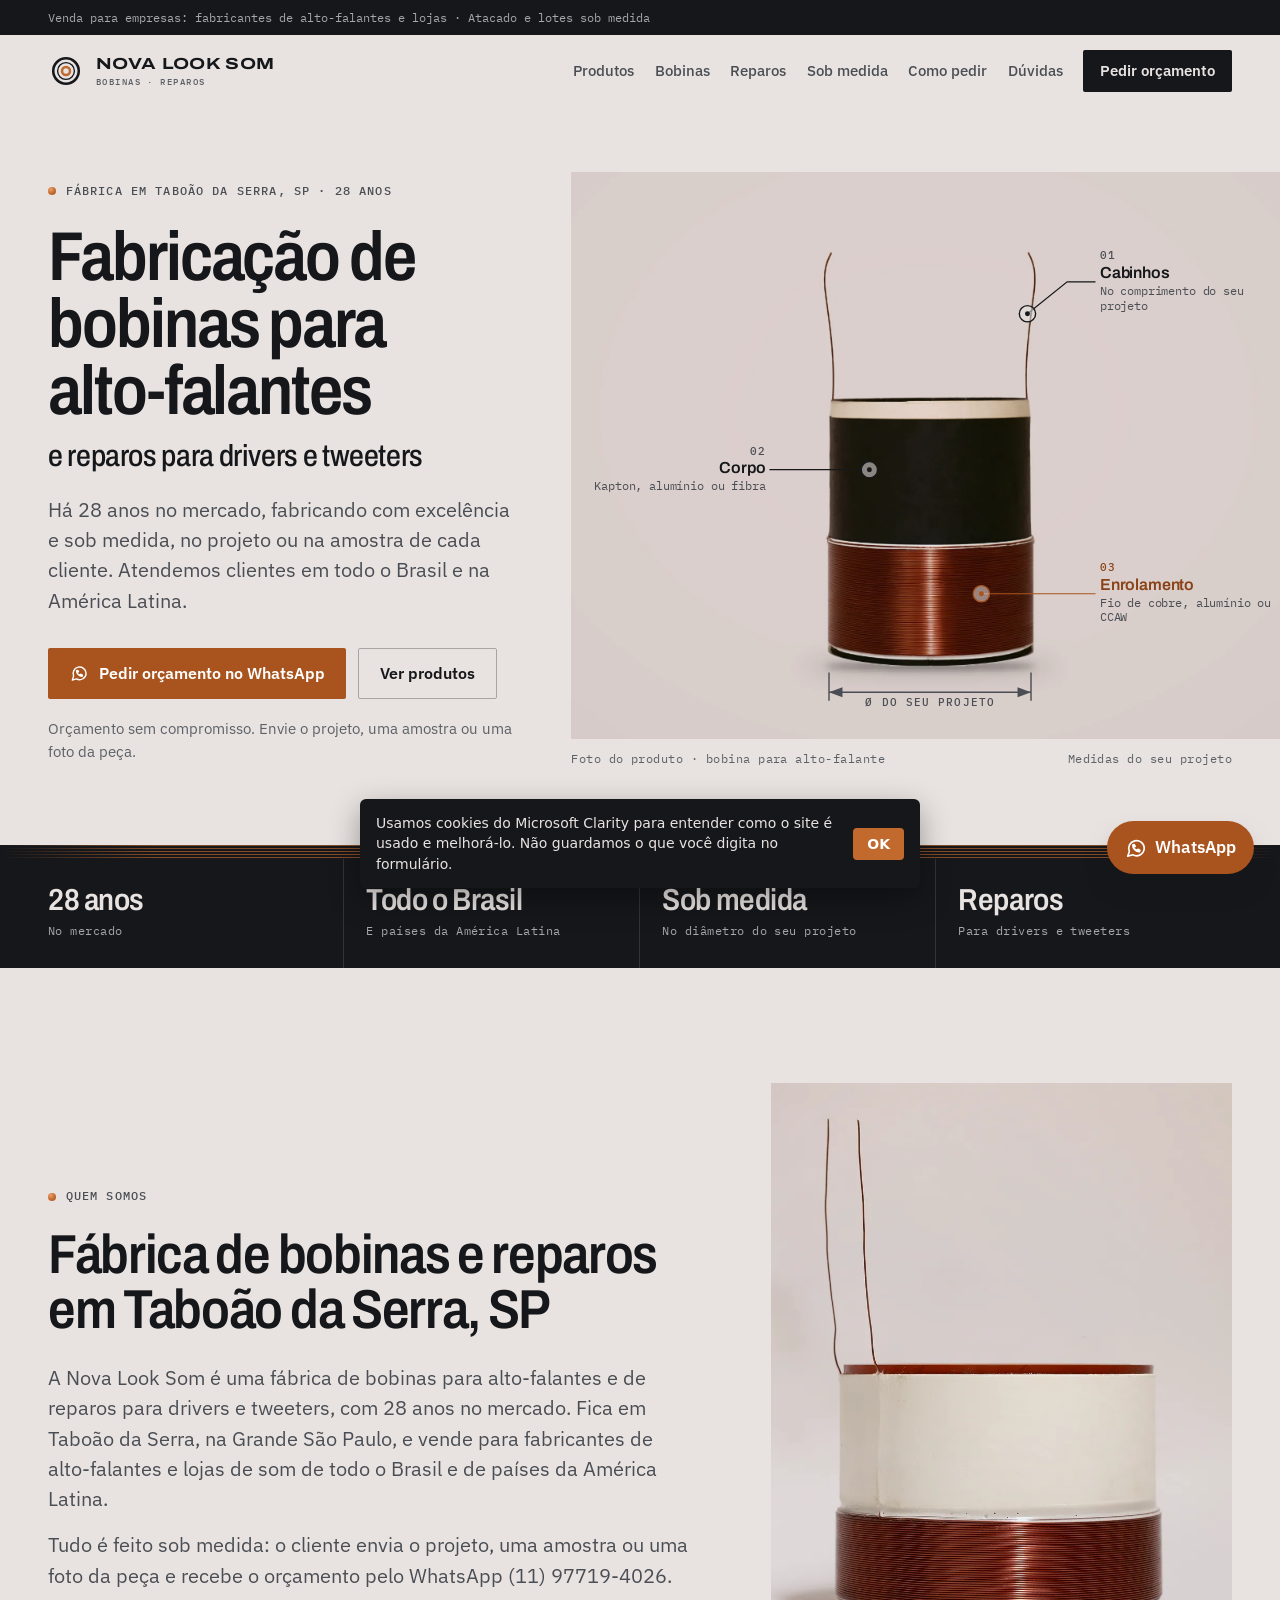
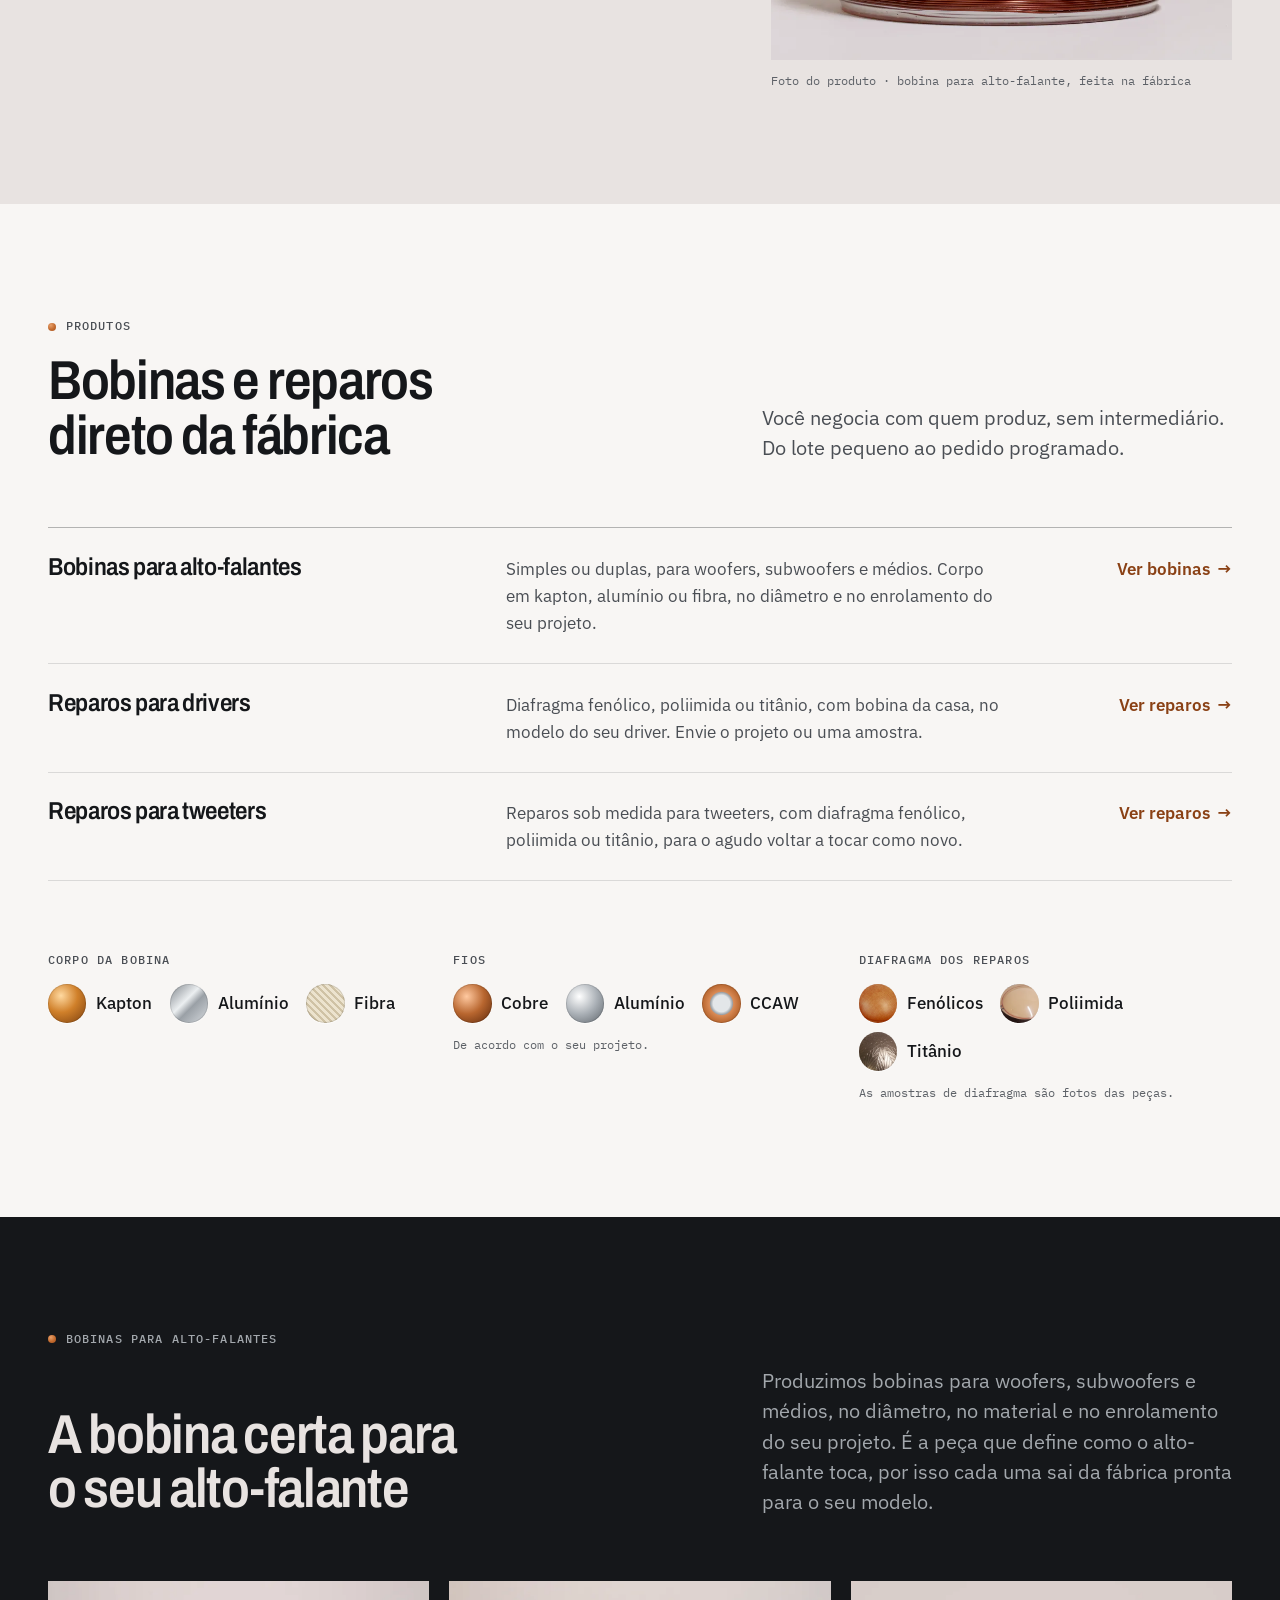
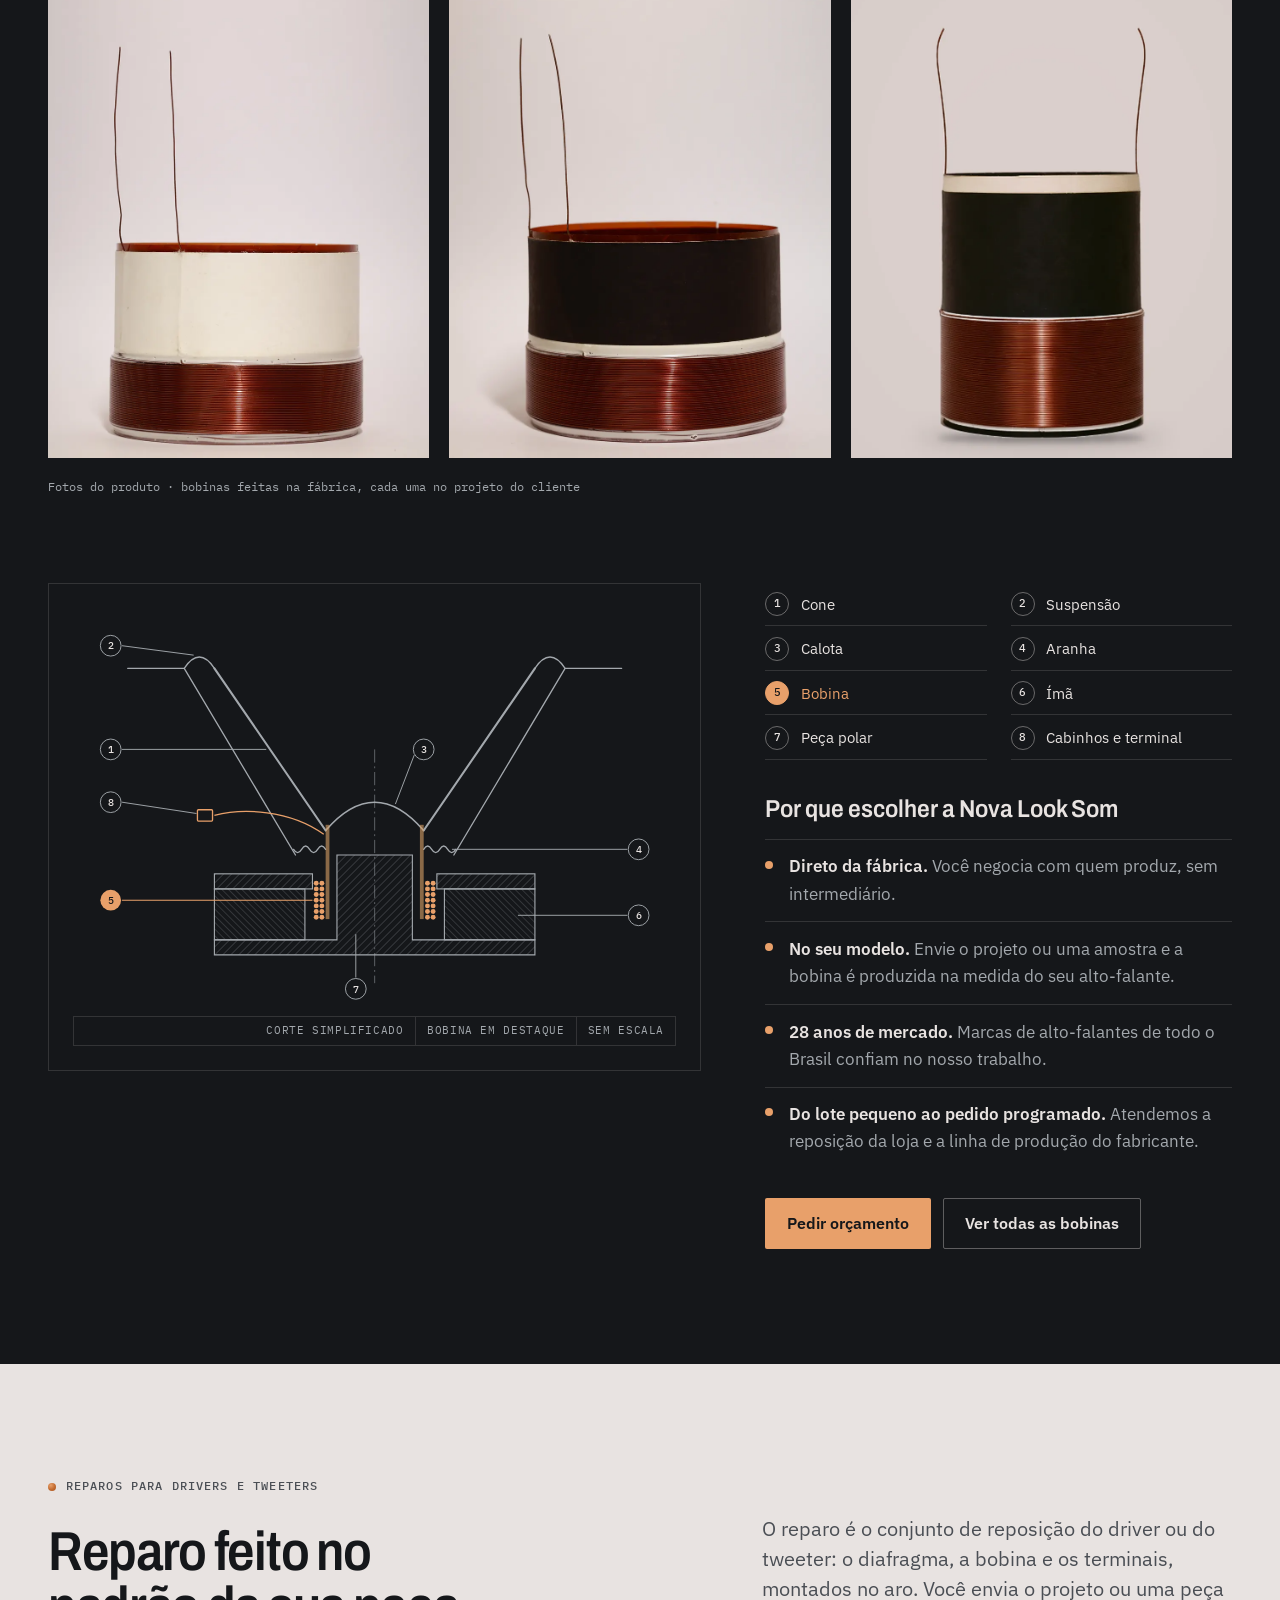
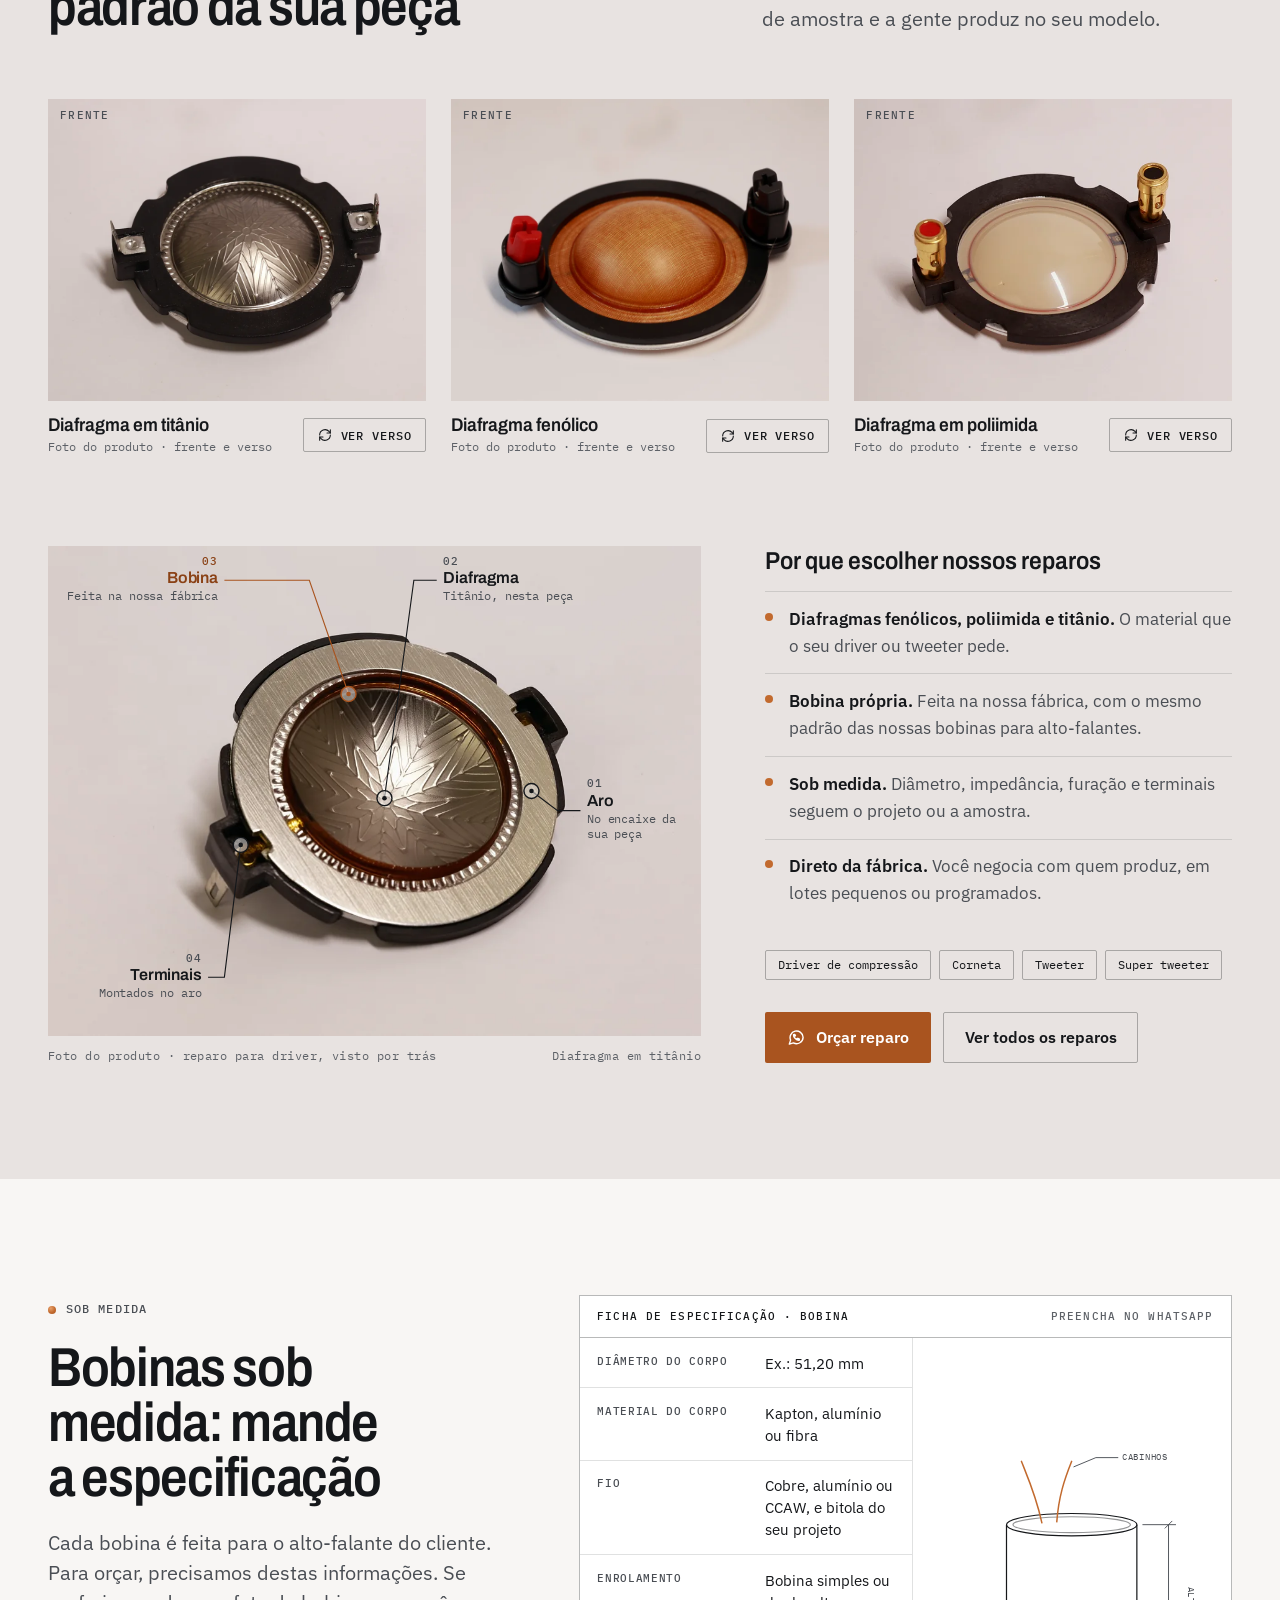
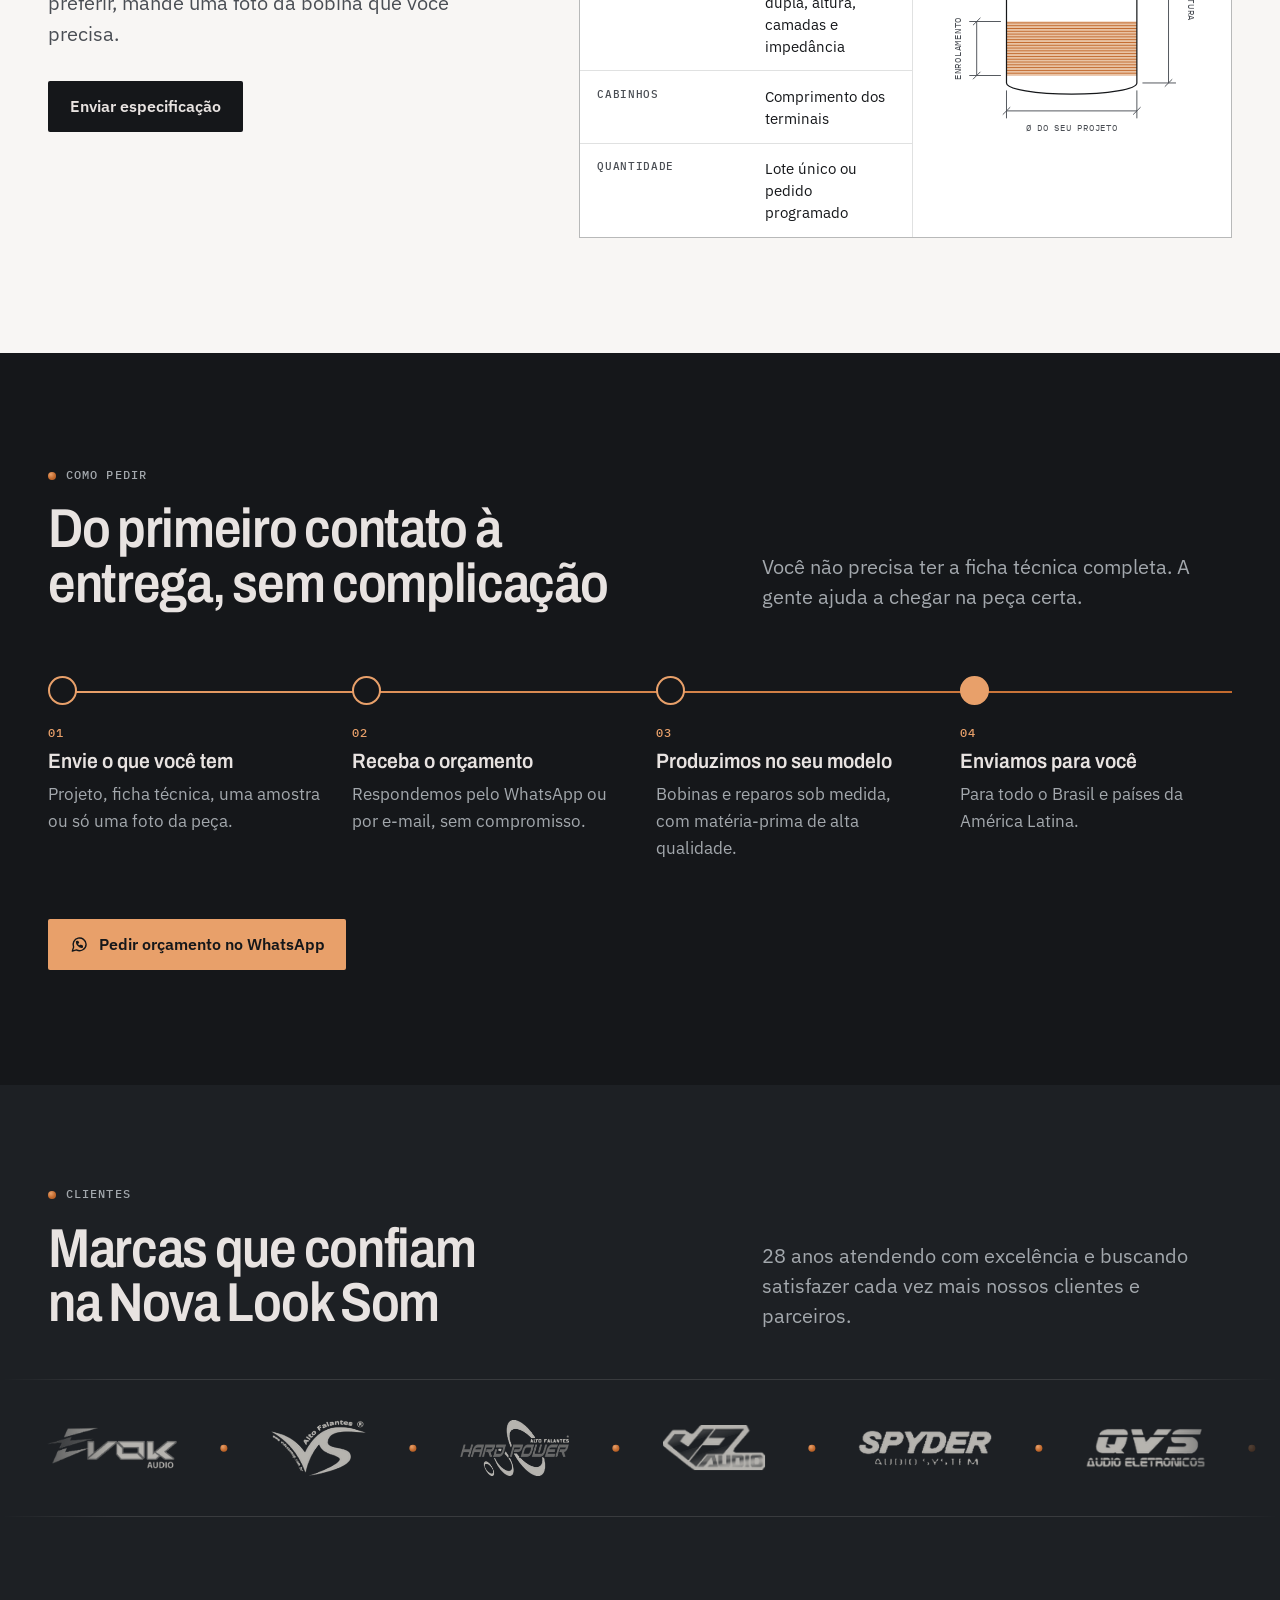
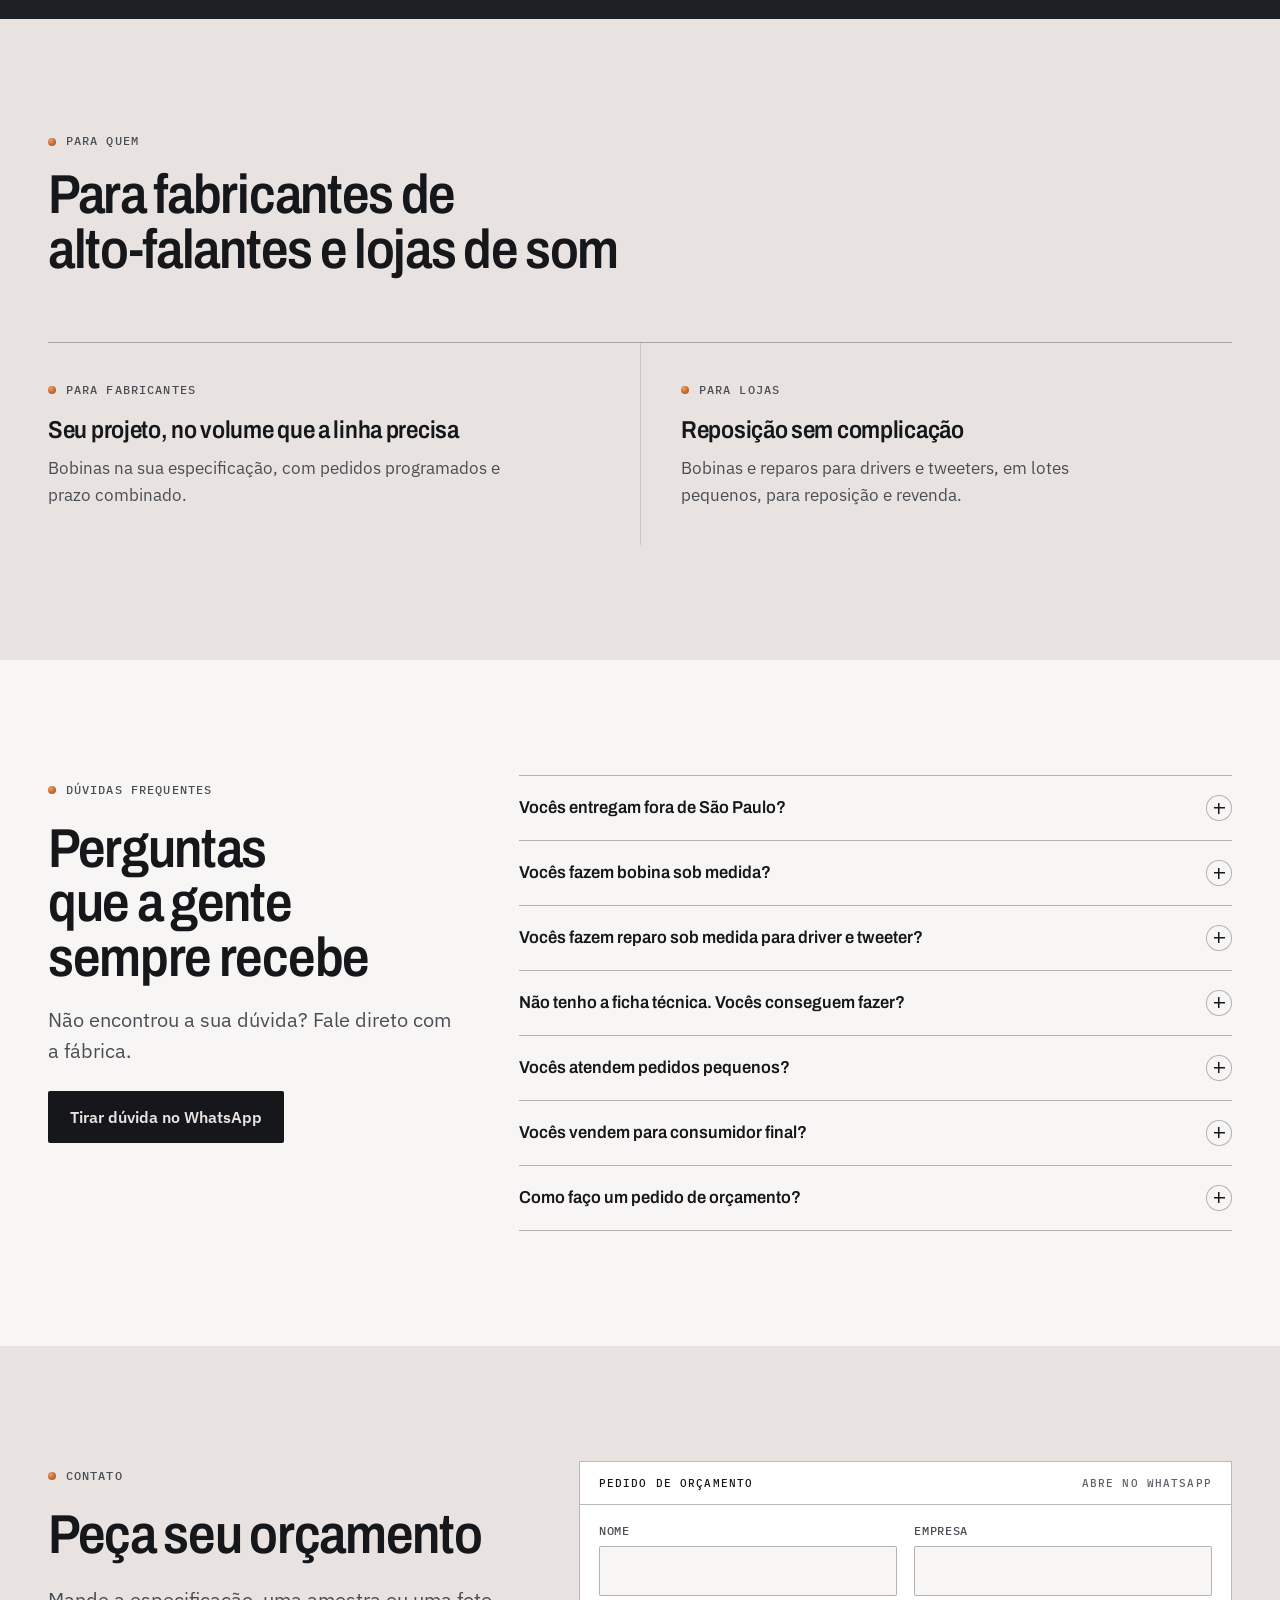
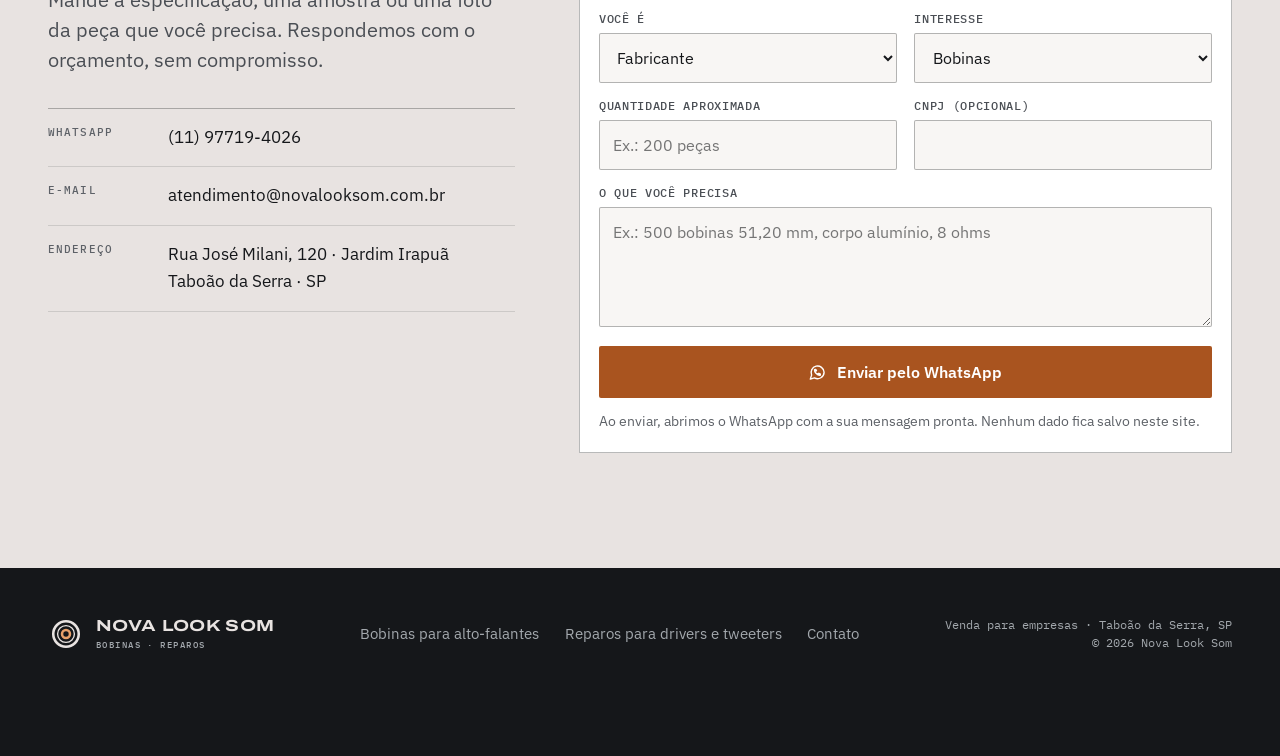
<file: index.html>
<!doctype html>
<html lang="pt-BR">
<head>
  <meta charset="utf-8">
  <meta name="viewport" content="width=device-width, initial-scale=1">
  <title>Fábrica de Bobinas para Alto-Falantes e Reparos | Nova Look Som</title>
  <meta name="description" content="Fábrica de bobinas para alto-falantes e reparos para drivers e tweeters. Venda em lote e no atacado para fabricantes e lojas. 28 anos no mercado.">
  <link rel="canonical" href="https://www.novalooksom.com.br/">
  <link rel="alternate" hreflang="pt-BR" href="https://www.novalooksom.com.br/">
  <link rel="alternate" hreflang="es" href="https://www.novalooksom.com.br/es/">
  <link rel="alternate" hreflang="x-default" href="https://www.novalooksom.com.br/">
  <meta name="theme-color" content="#15171a">

  <!-- Compartilhamento (WhatsApp, Facebook, LinkedIn) -->
  <meta property="og:type" content="website">
  <meta property="og:locale" content="pt_BR">
  <meta property="og:title" content="Fábrica de Bobinas para Alto-Falantes e Reparos | Nova Look Som">
  <meta property="og:description" content="Fábrica de bobinas para alto-falantes e reparos para drivers e tweeters. 28 anos atendendo todo o Brasil e a América Latina.">
  <meta property="og:url" content="https://www.novalooksom.com.br/">

  <link rel="icon" href="favicon.ico" sizes="48x48">
  <link rel="icon" href="assets/img/favicon.svg" type="image/svg+xml">
  <link rel="icon" href="assets/img/favicon-96.png" sizes="96x96" type="image/png">
  <link rel="icon" href="assets/img/favicon-192.png" sizes="192x192" type="image/png">
  <link rel="apple-touch-icon" href="assets/img/apple-touch-icon.png">
  <link rel="preconnect" href="https://fonts.googleapis.com">
  <link rel="preconnect" href="https://fonts.gstatic.com" crossorigin>
  <link rel="stylesheet" href="https://fonts.googleapis.com/css2?family=Archivo:wdth,wght@62..125,400..800&family=IBM+Plex+Mono:wght@400;500&family=IBM+Plex+Sans:wght@400;500;600&display=swap">
  <link rel="stylesheet" href="assets/css/v2.css">
  <script>document.documentElement.classList.add('js');</script>

  <!-- Dados da empresa para o Google -->
  <script type="application/ld+json">
  {
    "@context": "https://schema.org",
    "@type": "LocalBusiness",
    "@id": "https://www.novalooksom.com.br/#empresa",
    "name": "Nova Look Som",
    "description": "Fábrica de bobinas para alto-falantes e reparos para drivers e tweeters.",
    "url": "https://www.novalooksom.com.br/",
    "logo": "https://www.novalooksom.com.br/assets/img/favicon-512.png",
    "image": "https://www.novalooksom.com.br/assets/img/favicon-512.png",
    "email": "atendimento@novalooksom.com.br",
    "telephone": "+55-11-97719-4026",
    "address": {
      "@type": "PostalAddress",
      "streetAddress": "Rua José Milani, 120 - Jardim Irapuã",
      "addressLocality": "Taboão da Serra",
      "addressRegion": "SP",
      "addressCountry": "BR"
    },
    "areaServed": ["BR", "Latin America"],
    "contactPoint": {
      "@type": "ContactPoint",
      "contactType": "sales",
      "telephone": "+55-11-97719-4026",
      "email": "atendimento@novalooksom.com.br",
      "availableLanguage": ["Portuguese", "Spanish"]
    },
    "knowsAbout": ["Bobinas para alto-falantes", "Bobinas de voz", "Reparos para drivers", "Reparos para tweeters", "Drivers de compressão"]
  }
  </script>
  <!-- seo:auto -->
  <meta property="og:image" content="https://www.novalooksom.com.br/assets/img/og-pt.png?v=2">
  <meta property="og:image:width" content="1200">
  <meta property="og:image:height" content="630">
  <meta property="og:image:alt" content="Nova Look Som: bobinas para alto-falantes e reparos para drivers e tweeters">
  <meta name="twitter:card" content="summary_large_image">
  <script type="application/ld+json">
  {
    "@context": "https://schema.org",
    "@type": "FAQPage",
    "url": "https://www.novalooksom.com.br/",
    "mainEntity": [
      {
        "@type": "Question",
        "name": "Vocês entregam fora de São Paulo?",
        "acceptedAnswer": {
          "@type": "Answer",
          "text": "Sim. Atendemos clientes em todos os estados do Brasil e em alguns países da América Latina."
        }
      },
      {
        "@type": "Question",
        "name": "Vocês fazem bobina sob medida?",
        "acceptedAnswer": {
          "@type": "Answer",
          "text": "Sim, é o nosso trabalho principal. Envie o diâmetro, o material do corpo, o fio e a bitola, os dados do enrolamento e a quantidade. Se não tiver tudo, mande uma foto da bobina e a gente ajuda."
        }
      },
      {
        "@type": "Question",
        "name": "Vocês fazem reparo sob medida para driver e tweeter?",
        "acceptedAnswer": {
          "@type": "Answer",
          "text": "Sim. Fazemos reparos com diafragma fenólico, poliimida ou titânio, no modelo da sua peça. Envie o projeto ou uma amostra, a impedância e a quantidade."
        }
      },
      {
        "@type": "Question",
        "name": "Não tenho a ficha técnica. Vocês conseguem fazer?",
        "acceptedAnswer": {
          "@type": "Answer",
          "text": "Sim. Envie uma amostra ou uma foto da peça e a gente ajuda a chegar no modelo certo."
        }
      },
      {
        "@type": "Question",
        "name": "Vocês atendem pedidos pequenos?",
        "acceptedAnswer": {
          "@type": "Answer",
          "text": "Sim. Atendemos desde lotes pequenos, para a reposição de lojas, até pedidos programados para fabricantes."
        }
      },
      {
        "@type": "Question",
        "name": "Vocês vendem para consumidor final?",
        "acceptedAnswer": {
          "@type": "Answer",
          "text": "Não. A Nova Look Som vende para empresas: fabricantes de alto-falantes e lojas. Se você precisa consertar o seu som, procure uma loja de som da sua região."
        }
      },
      {
        "@type": "Question",
        "name": "Como faço um pedido de orçamento?",
        "acceptedAnswer": {
          "@type": "Answer",
          "text": "Pelo WhatsApp (11) 97719-4026, pelo e-mail atendimento@novalooksom.com.br ou pelo formulário abaixo."
        }
      }
    ]
  }
  </script>
  <!-- Cloudflare Web Analytics (sem cookies) -->
  <script type="module" src="https://static.cloudflareinsights.com/beacon.min.js" data-cf-beacon='{"token": "b05c9703646f45229eb1f90c8fb7e24c"}'></script>
  <!-- /seo:auto -->
  <!-- Microsoft Clarity: mapa de cliques e rolagem -->
  <script>(function(c,l,a,r,i,t,y){c[a]=c[a]||function(){(c[a].q=c[a].q||[]).push(arguments)};t=l.createElement(r);t.async=1;t.src="https://www.clarity.ms/tag/"+i;y=l.getElementsByTagName(r)[0];y.parentNode.insertBefore(t,y);})(window,document,"clarity","script","zf4q22u8i5");</script>
</head>
<body>
<a class="pular" href="#conteudo">Pular para o conteúdo</a>

<!-- Símbolos reutilizados: o "N" da marca (corte da bobina) e ícones -->
<svg width="0" height="0" style="position:absolute" aria-hidden="true">
  <!-- Símbolo: os três círculos da marca. O aro (forte), o cone (fino) e, em cobre, a bobina no centro -->
  <symbol id="marca" viewBox="0 0 48 48">
    <g fill="none">
      <circle cx="24" cy="24" r="17" stroke="currentColor" stroke-width="3.4"/>
      <circle cx="24" cy="24" r="11.2" stroke="currentColor" stroke-width="1.8"/>
      <circle cx="24" cy="24" r="5.3" stroke-width="3.4" style="stroke: var(--centro, #c26a2e)"/>
    </g>
  </symbol>
  <symbol id="ic-zap" viewBox="0 0 24 24"><g fill="none" stroke="currentColor" stroke-width="1.8" stroke-linecap="round" stroke-linejoin="round"><path d="M21 12a8.5 8.5 0 0 1-12.6 7.4L3 21l1.7-5.2A8.5 8.5 0 1 1 21 12z"/><path d="M9 10.5c.5 2 2 3.5 4 4l1.2-1.1 2 1-.4 1.6c-3.7.2-7.5-3.5-7.3-7.3l1.6-.4 1 2z"/></g></symbol>
  <symbol id="ic-virar" viewBox="0 0 24 24"><g fill="none" stroke="currentColor" stroke-width="1.6" stroke-linecap="round" stroke-linejoin="round"><path d="M4 12a8 8 0 0 1 14-5.3L20 9"/><path d="M20 4v5h-5"/><path d="M20 12a8 8 0 0 1-14 5.3L4 15"/><path d="M4 20v-5h5"/></g></symbol>
</svg>

<!-- ======================= FAIXA B2B + IDIOMAS ======================= -->
<div class="faixa">
  <div class="wrap">
    <span class="faixa__txt">Venda para empresas: fabricantes de <span class="nq">alto-falantes</span> e lojas<span class="faixa__mais"> · Atacado e lotes sob medida</span></span>
  </div>
</div>

<!-- ======================= TOPO ======================= -->
<header class="topo">
  <div class="wrap">
    <a class="marca" href="#topo" aria-label="Nova Look Som, início">
      <svg aria-hidden="true"><use href="#marca"/></svg>
      <span><span class="marca__nome">Nova Look Som</span><span class="marca__desc">Bobinas · Reparos</span></span>
    </a>
    <button class="menu-btn" type="button" aria-expanded="false" aria-controls="menu" aria-label="Abrir menu">
      <svg class="menu-btn__abrir" viewBox="0 0 24 24" fill="none" stroke="currentColor" stroke-width="1.8" stroke-linecap="round" aria-hidden="true"><path d="M4 7h16M4 12h16M4 17h16"/></svg>
      <svg class="menu-btn__fechar" viewBox="0 0 24 24" fill="none" stroke="currentColor" stroke-width="1.8" stroke-linecap="round" aria-hidden="true"><path d="M6 6l12 12M18 6L6 18"/></svg>
    </button>
    <nav class="menu" id="menu" aria-label="Seções do site">
      <a href="#produtos">Produtos</a>
      <a href="#bobina">Bobinas</a>
      <a href="#reparos">Reparos</a>
      <a href="#sob-medida">Sob medida</a>
      <a href="#como-pedir">Como pedir</a>
      <a href="#perguntas">Dúvidas</a>
      <a class="btn btn--grafite btn--sm" href="#contato">Pedir orçamento</a>
    </nav>
  </div>
</header>

<main id="conteudo">

<!-- ======================= HERO: foto real anotada como desenho técnico ======================= -->
<section class="hero" id="topo">
  <div class="wrap hero__grid">
    <div class="hero__txt">
      <p class="rotulo">Fábrica em Taboão da Serra, SP · 28 anos</p>
      <h1>Fabricação de bobinas para <span class="nq">alto-falantes</span> <span class="h1__sub">e reparos para drivers e tweeters</span></h1>
      <p class="lead">Há 28 anos no mercado, fabricando com excelência e sob medida, no projeto ou na amostra de cada cliente. Atendemos clientes em todo o Brasil e na América Latina.</p>
      <div class="acoes">
        <a class="btn btn--cobre" href="https://wa.me/5511977194026?text=Ol%C3%A1%2C%20vim%20pelo%20site%20e%20gostaria%20de%20um%20or%C3%A7amento." target="_blank" rel="noopener">
          <svg aria-hidden="true"><use href="#ic-zap"/></svg>Pedir orçamento no WhatsApp
        </a>
        <a class="btn btn--linha" href="#produtos">Ver produtos</a>
      </div>
      <p class="hero__nota">Orçamento sem compromisso. Envie o projeto, uma amostra ou uma foto da peça.</p>
    </div>

    <figure class="hero__foto">
      <div class="anotada" data-anotada style="--ar: 5 / 4">
        <img src="assets/img/fotos/bobina-corpo-escuro-colar-destaque.webp" width="1782" height="1426" fetchpriority="high"
             alt="Bobina para alto-falante fotografada de frente: corpo escuro com uma faixa clara no topo, enrolamento de fio de cobre embaixo e os dois cabinhos subindo pelas bordas">
        <!-- Chamadas e cota: coordenadas em % da foto (largura 100, altura 80) -->
        <svg class="anotada__linhas" viewBox="0 0 100 80" aria-hidden="true">
          <g style="--d:.25s"><path class="lider" pathLength="1" d="M64.4 20 L70 15.5 L74 15.5"/><circle class="alvo" cx="64.4" cy="20" r="1.15"/><circle class="alvo-ponto" cx="64.4" cy="20" r=".35"/></g>
          <g style="--d:.45s"><path class="lider" pathLength="1" d="M42.1 42 L28 42"/><circle class="alvo" cx="42.1" cy="42" r="1.15"/><circle class="alvo-ponto" cx="42.1" cy="42" r=".35"/></g>
          <g class="is-cobre" style="--d:.65s"><path class="lider" pathLength="1" d="M57.9 59.5 L70 59.5 L74 59.5"/><circle class="alvo" cx="57.9" cy="59.5" r="1.15"/><circle class="alvo-ponto" cx="57.9" cy="59.5" r=".35"/></g>
        </svg>
        <!-- Cota do diâmetro embaixo da bobina (em cima, os cabinhos saem justo das bordas) -->
        <svg class="anotada__cota" viewBox="0 0 100 80" aria-hidden="true">
          <path class="cota-linha" d="M36.4 70.6 V74.6 M64.9 70.6 V74.6 M36.4 73.4 H64.9"/>
          <path class="cota-seta" d="M36.4 73.4 L38.3 72.7 L38.3 74.1 Z M64.9 73.4 L63 72.7 L63 74.1 Z"/>
        </svg>
        <span class="cota-txt cota-txt--abaixo" style="left:50.65%;top:91.75%" aria-hidden="true">Ø do seu projeto</span>
        <p class="chamada" style="left:74.6%;top:19.4%;--d:.25s" aria-hidden="true"><b>01</b><span>Cabinhos</span><small>No comprimento do seu projeto</small></p>
        <p class="chamada chamada--esq" style="right:72.6%;top:52.5%;--d:.45s" aria-hidden="true"><b>02</b><span>Corpo</span><small>Kapton, alumínio ou fibra</small></p>
        <p class="chamada is-cobre" style="left:74.6%;top:74.4%;--d:.65s" aria-hidden="true"><b>03</b><span>Enrolamento</span><small>Fio de cobre, alumínio ou CCAW</small></p>
        <span class="marcador" style="left:64.4%;top:25%" aria-hidden="true">1</span>
        <span class="marcador" style="left:42.1%;top:52.5%" aria-hidden="true">2</span>
        <span class="marcador is-cobre" style="left:57.9%;top:74.4%" aria-hidden="true">3</span>
      </div>
      <ol class="legenda-pecas" aria-label="Partes da bobina">
        <li><b>1</b>Cabinhos</li>
        <li><b>2</b>Corpo</li>
        <li class="is-cobre"><b>3</b>Enrolamento</li>
      </ol>
      <figcaption class="foto-leg"><span>Foto do produto · bobina para alto-falante</span><span>Medidas do seu projeto</span></figcaption>
    </figure>
  </div>
</section>

<!-- ======================= DESTAQUES ======================= -->
<section class="destaques" aria-label="Destaques">
  <div class="enrolamento" aria-hidden="true"></div>
  <ul class="wrap">
    <li><strong>28 anos</strong><span>No mercado</span></li>
    <li><strong>Todo o Brasil</strong><span>E países da América Latina</span></li>
    <li><strong>Sob medida</strong><span>No diâmetro do seu projeto</span></li>
    <li><strong>Reparos</strong><span>Para drivers e tweeters</span></li>
  </ul>
</section>

<!-- ======================= QUEM SOMOS ======================= -->
<section class="secao" id="quem-somos" aria-labelledby="quem-titulo">
  <div class="wrap quem">
    <div>
      <p class="rotulo">Quem somos</p>
      <h2 class="titulo" id="quem-titulo">Fábrica de bobinas e reparos em Taboão da Serra, SP</h2>
      <!-- Parágrafo factual: é o trecho que buscadores e assistentes de IA costumam citar -->
      <p class="lead">A Nova Look Som é uma fábrica de bobinas para alto-falantes e de reparos para drivers e tweeters, com 28 anos no mercado. Fica em Taboão da Serra, na Grande São Paulo, e vende para fabricantes de alto-falantes e lojas de som de todo o Brasil e de países da América Latina.</p>
      <p class="lead">Tudo é feito sob medida: o cliente envia o projeto, uma amostra ou uma foto da peça e recebe o orçamento pelo WhatsApp (11) 97719-4026.</p>
    </div>
    <figure class="placa-foto">
      <img src="assets/img/fotos/bobina-corpo-claro-vertical.webp" width="880" height="1100" loading="lazy" decoding="async"
           alt="Bobina para alto-falante de corpo claro, com o enrolamento de fio de cobre embaixo e dois cabinhos saindo pela borda de cima">
      <figcaption>Foto do produto · bobina para alto-falante, feita na fábrica</figcaption>
    </figure>
  </div>
</section>

<!-- ======================= PRODUTOS ======================= -->
<section class="secao secao--papel" id="produtos" aria-labelledby="produtos-titulo">
  <div class="wrap">
    <div class="cab">
      <p class="rotulo">Produtos</p>
      <h2 class="titulo" id="produtos-titulo">Bobinas e reparos direto da fábrica</h2>
      <p class="lead">Você negocia com quem produz, sem intermediário. Do lote pequeno ao pedido programado.</p>
    </div>

    <ul class="indice">
      <li>
        <h3>Bobinas para <span class="nq">alto-falantes</span></h3>
        <p>Simples ou duplas, para woofers, subwoofers e médios. Corpo em kapton, alumínio ou fibra, no diâmetro e no enrolamento do seu projeto.</p>
        <a class="seta" href="#bobina">Ver bobinas</a>
      </li>
      <li>
        <h3>Reparos para drivers</h3>
        <p>Diafragma fenólico, poliimida ou titânio, com bobina da casa, no modelo do seu driver. Envie o projeto ou uma amostra.</p>
        <a class="seta" href="#reparos">Ver reparos</a>
      </li>
      <li>
        <h3>Reparos para tweeters</h3>
        <p>Reparos sob medida para tweeters, com diafragma fenólico, poliimida ou titânio, para o agudo voltar a tocar como novo.</p>
        <a class="seta" href="#reparos">Ver reparos</a>
      </li>
    </ul>

    <div class="materia" id="materia-prima">
      <div>
        <h3>Corpo da bobina</h3>
        <ul class="amostras">
          <li><i class="amostra am-kapton" aria-hidden="true"></i>Kapton</li>
          <li><i class="amostra am-aluminio" aria-hidden="true"></i>Alumínio</li>
          <li><i class="amostra am-fibra" aria-hidden="true"></i>Fibra</li>
        </ul>
      </div>
      <div>
        <h3>Fios</h3>
        <ul class="amostras">
          <li><i class="amostra am-cobre" aria-hidden="true"></i>Cobre</li>
          <li><i class="amostra am-fio-aluminio" aria-hidden="true"></i>Alumínio</li>
          <li><i class="amostra am-ccaw" aria-hidden="true"></i>CCAW</li>
        </ul>
        <p class="materia__nota">De acordo com o seu projeto.</p>
      </div>
      <div>
        <h3>Diafragma dos reparos</h3>
        <ul class="amostras">
          <li><img class="amostra" src="assets/img/fotos/domo-fenolico.webp" width="220" height="220" alt="" loading="lazy">Fenólicos</li>
          <li><img class="amostra" src="assets/img/fotos/domo-poliimida.webp" width="220" height="220" alt="" loading="lazy">Poliimida</li>
          <li><img class="amostra" src="assets/img/fotos/domo-titanio.webp" width="240" height="240" alt="" loading="lazy">Titânio</li>
        </ul>
        <p class="materia__nota">As amostras de diafragma são fotos das peças.</p>
      </div>
    </div>
  </div>
</section>

<!-- ======================= BOBINA: desenho técnico em corte ======================= -->
<section class="secao secao--grafite" id="bobina" aria-labelledby="bobina-titulo">
  <div class="wrap">
    <div class="cab">
      <p class="rotulo">Bobinas para alto-falantes</p>
      <h2 class="titulo" id="bobina-titulo">A bobina certa para o seu <span class="nq">alto-falante</span></h2>
      <p class="lead">Produzimos bobinas para woofers, subwoofers e médios, no diâmetro, no material e no enrolamento do seu projeto. É a peça que define como o alto-falante toca, por isso cada uma sai da fábrica pronta para o seu modelo.</p>
    </div>
    <!-- Vitrine: fotos das bobinas -->
    <div class="vitrine">
      <figure class="vitrine__item">
        <div class="vitrine__foto">
          <img src="assets/img/fotos/bobina-corpo-claro.webp" width="900" height="1125" loading="lazy" decoding="async" alt="Bobina para alto-falante de corpo claro, com enrolamento de fio de cobre e dois cabinhos retos">
        </div>
      </figure>
      <figure class="vitrine__item">
        <div class="vitrine__foto">
          <img src="assets/img/fotos/bobina-corpo-escuro-faixa.webp" width="900" height="1125" loading="lazy" decoding="async" alt="Bobina para alto-falante de corpo escuro, com uma faixa clara acima do enrolamento de cobre e dois cabinhos retos">
        </div>
      </figure>
      <figure class="vitrine__item">
        <div class="vitrine__foto">
          <img src="assets/img/fotos/bobina-corpo-escuro-colar.webp" width="900" height="1125" loading="lazy" decoding="async" alt="Bobina para alto-falante de corpo escuro com borda clara no topo, enrolamento de cobre e os dois cabinhos subindo rente às bordas">
        </div>
      </figure>
      <p class="vitrine__leg"><span>Fotos do produto · bobinas feitas na fábrica, cada uma no projeto do cliente</span></p>
    </div>

    <div class="bobina">
      <figure class="desenho">
        <svg viewBox="0 0 640 420" role="img" aria-labelledby="corte-titulo">
          <title id="corte-titulo">Corte simplificado de um alto-falante, com a bobina em destaque dentro do campo do ímã, presa ao cone e à aranha</title>
          <defs>
            <pattern id="hach-a" width="6" height="6" patternUnits="userSpaceOnUse" patternTransform="rotate(45)"><line x1="0" y1="0" x2="0" y2="6" stroke="#a3a8ad" stroke-width="1" opacity=".5"/></pattern>
            <pattern id="hach-b" width="5" height="5" patternUnits="userSpaceOnUse" patternTransform="rotate(-45)"><line x1="0" y1="0" x2="0" y2="5" stroke="#a3a8ad" stroke-width="1" opacity=".42"/></pattern>
          </defs>
          <!-- eixo (traço e ponto) -->
          <path d="M320 150 V398" fill="none" stroke="#a3a8ad" stroke-width="1" stroke-dasharray="14 4 2 4" opacity=".55"/>
          <!-- carcaça, suspensão, cone, calota e aranha -->
          <g fill="none" stroke="#a3a8ad" stroke-width="1.4" stroke-linecap="round" stroke-linejoin="round">
            <path d="M58 64 H118 L236 262"/><path d="M582 64 H522 L404 262"/>
            <path d="M118 64 Q134 40 150 64"/><path d="M490 64 Q506 40 522 64"/>
            <path d="M150 64 L268 236" stroke-width="2.2"/><path d="M490 64 L372 236" stroke-width="2.2"/>
            <path d="M268 236 Q320 176 372 236" stroke-width="1.7"/>
            <path d="M268 256 q-4.25 -7 -8.5 0 t-8.5 0 t-8.5 0 t-8.5 0"/><path d="M372 256 q4.25 -7 8.5 0 t8.5 0 t8.5 0 t8.5 0"/>
          </g>
          <!-- placas, ímã e peça polar: hachurados porque estão cortados -->
          <g stroke="#a3a8ad" stroke-width="1.2">
            <rect x="150" y="282" width="104" height="16" fill="url(#hach-a)"/>
            <rect x="386" y="282" width="104" height="16" fill="url(#hach-a)"/>
            <rect x="150" y="298" width="96" height="54" fill="url(#hach-b)"/>
            <rect x="394" y="298" width="96" height="54" fill="url(#hach-b)"/>
            <path d="M150 352 H280 V262 H360 V352 H490 V368 H150 Z" fill="url(#hach-a)"/>
          </g>
          <!-- bobina: corpo + espiras do fio em corte (os mesmos pontos de cobre da marca) -->
          <rect x="268" y="230" width="4" height="100" fill="#d9a066" opacity=".6"/>
          <rect x="368" y="230" width="4" height="100" fill="#d9a066" opacity=".6"/>
          <g fill="#e8a06a">
            <circle cx="258" cy="292" r="2.6"/><circle cx="264" cy="292" r="2.6"/><circle cx="258" cy="298" r="2.6"/><circle cx="264" cy="298" r="2.6"/>
            <circle cx="258" cy="304" r="2.6"/><circle cx="264" cy="304" r="2.6"/><circle cx="258" cy="310" r="2.6"/><circle cx="264" cy="310" r="2.6"/>
            <circle cx="258" cy="316" r="2.6"/><circle cx="264" cy="316" r="2.6"/><circle cx="258" cy="322" r="2.6"/><circle cx="264" cy="322" r="2.6"/>
            <circle cx="258" cy="328" r="2.6"/><circle cx="264" cy="328" r="2.6"/>
            <circle cx="376" cy="292" r="2.6"/><circle cx="382" cy="292" r="2.6"/><circle cx="376" cy="298" r="2.6"/><circle cx="382" cy="298" r="2.6"/>
            <circle cx="376" cy="304" r="2.6"/><circle cx="382" cy="304" r="2.6"/><circle cx="376" cy="310" r="2.6"/><circle cx="382" cy="310" r="2.6"/>
            <circle cx="376" cy="316" r="2.6"/><circle cx="382" cy="316" r="2.6"/><circle cx="376" cy="322" r="2.6"/><circle cx="382" cy="322" r="2.6"/>
            <circle cx="376" cy="328" r="2.6"/><circle cx="382" cy="328" r="2.6"/>
          </g>
          <!-- cabinho até o terminal -->
          <path d="M266 240 C230 214 180 212 150 220" fill="none" stroke="#e8a06a" stroke-width="1.4"/>
          <rect x="132" y="214" width="16" height="12" rx="1" fill="none" stroke="#e8a06a" stroke-width="1.4"/>
          <!-- chamadas -->
          <g fill="none" stroke="#a3a8ad" stroke-width="1">
            <path d="M52 150 H205"/><path d="M52 40 L128 50"/><path d="M362 156 L342 208"/><path d="M588 256 H402"/>
            <path d="M588 326 H472"/><path d="M300 392 V346"/><path d="M52 206 L131 218"/>
          </g>
          <path d="M52 310 H254" fill="none" stroke="#e8a06a" stroke-width="1.2"/>
          <g font-family="IBM Plex Mono, monospace" font-size="11" font-weight="500" text-anchor="middle">
            <g fill="#15171a" stroke="#a3a8ad" stroke-width="1"><circle cx="40" cy="150" r="11"/><circle cx="40" cy="40" r="11"/><circle cx="372" cy="150" r="11"/><circle cx="600" cy="256" r="11"/><circle cx="600" cy="326" r="11"/><circle cx="300" cy="404" r="11"/><circle cx="40" cy="206" r="11"/></g>
            <circle cx="40" cy="310" r="11" fill="#e8a06a"/>
            <g fill="#e8e3e1"><text x="40" y="154">1</text><text x="40" y="44">2</text><text x="372" y="154">3</text><text x="600" y="260">4</text><text x="600" y="330">6</text><text x="300" y="408">7</text><text x="40" y="210">8</text></g>
            <text x="40" y="314" fill="#15171a">5</text>
          </g>
        </svg>
        <figcaption class="desenho__carimbo"><span>Corte simplificado</span><span>Bobina em destaque</span><span>Sem escala</span></figcaption>
      </figure>

      <div>
        <ol class="pecas" aria-label="Partes do alto-falante">
          <li><b>1</b>Cone</li>
          <li><b>2</b>Suspensão</li>
          <li><b>3</b>Calota</li>
          <li><b>4</b>Aranha</li>
          <li class="is-cobre"><b>5</b>Bobina</li>
          <li><b>6</b>Ímã</li>
          <li><b>7</b>Peça polar</li>
          <li><b>8</b>Cabinhos e terminal</li>
        </ol>
        <div class="porque">
          <h3>Por que escolher a Nova Look Som</h3>
          <ul>
            <li><b>Direto da fábrica.</b> Você negocia com quem produz, sem intermediário.</li>
            <li><b>No seu modelo.</b> Envie o projeto ou uma amostra e a bobina é produzida na medida do seu alto-falante.</li>
            <li><b>28 anos de mercado.</b> Marcas de alto-falantes de todo o Brasil confiam no nosso trabalho.</li>
            <li><b>Do lote pequeno ao pedido programado.</b> Atendemos a reposição da loja e a linha de produção do fabricante.</li>
          </ul>
        </div>
        <div class="acoes">
          <a class="btn btn--cobre" href="#contato">Pedir orçamento</a>
          <a class="btn btn--linha" href="bobinas-para-alto-falantes.html">Ver todas as bobinas</a>
        </div>
      </div>
    </div>
  </div>
</section>

<!-- ======================= REPAROS: fotos reais, frente e verso ======================= -->
<section class="secao" id="reparos" aria-labelledby="reparos-titulo">
  <div class="wrap">
    <div class="cab">
      <p class="rotulo">Reparos para drivers e tweeters</p>
      <h2 class="titulo" id="reparos-titulo">Reparo feito no padrão da sua peça</h2>
      <p class="lead">O reparo é o conjunto de reposição do driver ou do tweeter: o diafragma, a bobina e os terminais, montados no aro. Você envia o projeto ou uma peça de amostra e a gente produz no seu modelo.</p>
    </div>

    <div class="placas">
      <article class="virar" data-virar>
        <div class="virar__cena"><div class="virar__peca">
          <figure class="virar__lado">
            <img src="assets/img/fotos/reparo-titanio-frente.webp" width="1000" height="800" loading="lazy" decoding="async" alt="Reparo com diafragma em titânio visto de frente: domo com nervuras em estrela e terminais no aro plástico">
            <span>Frente</span>
          </figure>
          <figure class="virar__lado virar__lado--verso" aria-hidden="true">
            <img src="assets/img/fotos/reparo-titanio-verso.webp" width="842" height="674" loading="lazy" decoding="async" alt="Reparo com diafragma em titânio visto por trás, com a bobina de cobre em volta do domo">
            <span>Verso</span>
          </figure>
        </div></div>
        <div class="virar__rodape">
          <div><h3>Diafragma em titânio</h3><p>Foto do produto · frente e verso</p></div>
          <button class="virar__btn" type="button" aria-pressed="false"><svg aria-hidden="true"><use href="#ic-virar"/></svg><span>Ver verso</span></button>
        </div>
      </article>

      <article class="virar" data-virar>
        <div class="virar__cena"><div class="virar__peca">
          <figure class="virar__lado">
            <img src="assets/img/fotos/reparo-fenolico-frente.webp" width="828" height="662" loading="lazy" decoding="async" alt="Reparo com diafragma fenólico visto de frente: domo âmbar de trama aparente e terminais vermelho e preto">
            <span>Frente</span>
          </figure>
          <figure class="virar__lado virar__lado--verso" aria-hidden="true">
            <img src="assets/img/fotos/reparo-fenolico-verso.webp" width="786" height="629" loading="lazy" decoding="async" alt="Reparo com diafragma fenólico visto por trás, com o aro de alumínio e a bobina">
            <span>Verso</span>
          </figure>
        </div></div>
        <div class="virar__rodape">
          <div><h3>Diafragma fenólico</h3><p>Foto do produto · frente e verso</p></div>
          <button class="virar__btn" type="button" aria-pressed="false"><svg aria-hidden="true"><use href="#ic-virar"/></svg><span>Ver verso</span></button>
        </div>
      </article>

      <article class="virar" data-virar>
        <div class="virar__cena"><div class="virar__peca">
          <figure class="virar__lado">
            <img src="assets/img/fotos/reparo-poliimida-frente.webp" width="660" height="528" loading="lazy" decoding="async" alt="Reparo com diafragma em poliimida visto de frente: domo claro translúcido e terminais dourados">
            <span>Frente</span>
          </figure>
          <figure class="virar__lado virar__lado--verso" aria-hidden="true">
            <img src="assets/img/fotos/reparo-poliimida-verso.webp" width="1000" height="800" loading="lazy" decoding="async" alt="Reparo com diafragma em poliimida visto por trás, com o anel de cobre da bobina em volta do domo">
            <span>Verso</span>
          </figure>
        </div></div>
        <div class="virar__rodape">
          <div><h3>Diafragma em poliimida</h3><p>Foto do produto · frente e verso</p></div>
          <button class="virar__btn" type="button" aria-pressed="false"><svg aria-hidden="true"><use href="#ic-virar"/></svg><span>Ver verso</span></button>
        </div>
      </article>
    </div>

    <div class="reparo-extra">
      <figure class="reparo-anotado">
        <div class="anotada" data-anotada>
          <img src="assets/img/fotos/reparo-titanio-verso-anotado.webp" width="1051" height="788" loading="lazy" decoding="async"
               alt="Reparo para driver visto por trás: aro de alumínio, diafragma em titânio com nervuras em estrela, a bobina de cobre em volta do diafragma e os terminais nas laterais">
          <!-- Chamadas: coordenadas em % da foto (largura 100, altura 75) -->
          <svg class="anotada__linhas" viewBox="0 0 100 75" aria-hidden="true">
            <g style="--d:.25s"><path class="lider" pathLength="1" d="M74 37.5 L78 40.5 L81.5 40.5"/><circle class="alvo" cx="74" cy="37.5" r="1.15"/><circle class="alvo-ponto" cx="74" cy="37.5" r=".35"/></g>
            <g style="--d:.45s"><path class="lider" pathLength="1" d="M51.5 38.6 L56 5.25 L59.5 5.25"/><circle class="alvo" cx="51.5" cy="38.6" r="1.15"/><circle class="alvo-ponto" cx="51.5" cy="38.6" r=".35"/></g>
            <g class="is-cobre" style="--d:.65s"><path class="lider" pathLength="1" d="M46 22.65 L40 5.25 L27 5.25"/><circle class="alvo" cx="46" cy="22.65" r="1.15"/><circle class="alvo-ponto" cx="46" cy="22.65" r=".35"/></g>
            <g style="--d:.85s"><path class="lider" pathLength="1" d="M29.5 45.75 L27 66 L24.5 66"/><circle class="alvo" cx="29.5" cy="45.75" r="1.15"/><circle class="alvo-ponto" cx="29.5" cy="45.75" r=".35"/></g>
          </svg>
          <p class="chamada" style="left:82.5%;top:54%;--d:.25s" aria-hidden="true"><b>01</b><span>Aro</span><small>No encaixe da sua peça</small></p>
          <p class="chamada" style="left:60.5%;top:7%;--d:.45s" aria-hidden="true"><b>02</b><span>Diafragma</span><small>Titânio, nesta peça</small></p>
          <p class="chamada chamada--esq is-cobre" style="right:74%;top:7%;--d:.65s" aria-hidden="true"><b>03</b><span>Bobina</span><small>Feita na nossa fábrica</small></p>
          <p class="chamada chamada--esq" style="right:76.5%;top:88%;--d:.85s" aria-hidden="true"><b>04</b><span>Terminais</span><small>Montados no aro</small></p>
          <span class="marcador" style="left:74%;top:50%" aria-hidden="true">1</span>
          <span class="marcador" style="left:51.5%;top:51.5%" aria-hidden="true">2</span>
          <span class="marcador is-cobre" style="left:46%;top:30.2%" aria-hidden="true">3</span>
          <span class="marcador" style="left:29.5%;top:61%" aria-hidden="true">4</span>
        </div>
        <ol class="legenda-pecas" aria-label="Partes do reparo">
          <li><b>1</b>Aro</li>
          <li><b>2</b>Diafragma em titânio</li>
          <li class="is-cobre"><b>3</b>Bobina da casa</li>
          <li><b>4</b>Terminais</li>
        </ol>
        <figcaption class="foto-leg"><span>Foto do produto · reparo para driver, visto por trás</span><span>Diafragma em titânio</span></figcaption>
      </figure>
      <div>
        <div class="porque">
          <h3>Por que escolher nossos reparos</h3>
          <ul>
            <li><b>Diafragmas fenólicos, poliimida e titânio.</b> O material que o seu driver ou tweeter pede.</li>
            <li><b>Bobina própria.</b> Feita na nossa fábrica, com o mesmo padrão das nossas bobinas para alto-falantes.</li>
            <li><b>Sob medida.</b> Diâmetro, impedância, furação e terminais seguem o projeto ou a amostra.</li>
            <li><b>Direto da fábrica.</b> Você negocia com quem produz, em lotes pequenos ou programados.</li>
          </ul>
        </div>
        <ul class="aplicacoes" aria-label="Aplicações">
          <li>Driver de compressão</li><li>Corneta</li><li>Tweeter</li><li>Super tweeter</li>
        </ul>
        <div class="acoes">
          <a class="btn btn--cobre" href="https://wa.me/5511977194026?text=Ol%C3%A1%2C%20vim%20pelo%20site%20e%20gostaria%20de%20um%20or%C3%A7amento%20de%20reparos%20para%20drivers%20e%20tweeters." target="_blank" rel="noopener"><svg aria-hidden="true"><use href="#ic-zap"/></svg>Orçar reparo</a>
          <a class="btn btn--linha" href="reparos-para-drivers-e-tweeters.html">Ver todos os reparos</a>
        </div>
      </div>
    </div>
  </div>
</section>

<!-- ======================= SOB MEDIDA: ficha de especificação ======================= -->
<section class="secao secao--papel" id="sob-medida" aria-labelledby="sob-titulo">
  <div class="wrap sob">
    <div>
      <p class="rotulo">Sob medida</p>
      <h2 class="titulo" id="sob-titulo">Bobinas sob medida: mande a especificação</h2>
      <p class="lead">Cada bobina é feita para o alto-falante do cliente. Para orçar, precisamos destas informações. Se preferir, mande uma foto da bobina que você precisa.</p>
      <a class="btn btn--grafite" href="https://wa.me/5511977194026?text=Ol%C3%A1%2C%20vim%20pelo%20site%20e%20quero%20enviar%20a%20especifica%C3%A7%C3%A3o%20de%20uma%20bobina." target="_blank" rel="noopener">Enviar especificação</a>
    </div>
    <div class="ficha">
      <p class="ficha__topo"><span>Ficha de especificação · bobina</span><span>Preencha no WhatsApp</span></p>
      <div class="ficha__corpo">
        <dl>
          <div><dt>Diâmetro do corpo</dt><dd>Ex.: 51,20 mm</dd></div>
          <div><dt>Material do corpo</dt><dd>Kapton, alumínio ou fibra</dd></div>
          <div><dt>Fio</dt><dd>Cobre, alumínio ou CCAW, e bitola do seu projeto</dd></div>
          <div><dt>Enrolamento</dt><dd>Bobina simples ou dupla, altura, camadas e impedância</dd></div>
          <div><dt>Cabinhos</dt><dd>Comprimento dos terminais</dd></div>
          <div><dt>Quantidade</dt><dd>Lote único ou pedido programado</dd></div>
        </dl>
        <div class="ficha__desenho">
          <svg viewBox="0 0 300 320" role="img" aria-label="Desenho de uma bobina com as medidas que você envia: diâmetro, altura, enrolamento e cabinhos">
            <defs><pattern id="espiras" width="6" height="3" patternUnits="userSpaceOnUse"><rect width="6" height="3" fill="#e9c3a4"/><rect y="2" width="6" height="1" fill="#c26a2e"/></pattern></defs>
            <rect x="80" y="196" width="140" height="58" fill="url(#espiras)"/>
            <g fill="none" stroke="#15171a" stroke-width="1.3">
              <path d="M80 92 V262 A70 12 0 0 0 220 262 V92"/>
              <ellipse cx="150" cy="92" rx="70" ry="12"/>
              <ellipse cx="150" cy="92" rx="63" ry="8.5" opacity=".45"/>
            </g>
            <g fill="none" stroke="#c26a2e" stroke-width="1.6" stroke-linecap="round">
              <path d="M118 90 C112 62 104 44 96 24"/><path d="M134 89 C136 62 142 44 150 24"/>
            </g>
            <g fill="none" stroke="#4a4e54" stroke-width="1">
              <path d="M80 270 V300 M220 270 V300 M80 292 H220 M76 296 L84 288 M216 296 L224 288"/>
              <path d="M226 92 H262 M226 262 H262 M254 92 V262 M250 96 L258 88 M250 266 L258 258"/>
              <path d="M74 196 H40 M74 254 H40 M48 196 V254 M44 200 L52 192 M44 258 L52 250"/>
              <path d="M152 30 L176 20 H200"/>
            </g>
            <g font-family="IBM Plex Mono, monospace" font-size="9.5" letter-spacing=".8" fill="#4a4e54">
              <text x="150" y="314" text-anchor="middle">Ø DO SEU PROJETO</text>
              <text transform="translate(275 177) rotate(90)" text-anchor="middle">ALTURA</text>
              <text transform="translate(31 225) rotate(-90)" text-anchor="middle">ENROLAMENTO</text>
              <text x="204" y="23">CABINHOS</text>
            </g>
          </svg>
        </div>
      </div>
    </div>
  </div>
</section>

<!-- ======================= COMO PEDIR ======================= -->
<section class="secao secao--grafite" id="como-pedir" aria-labelledby="pedir-titulo">
  <div class="wrap">
    <div class="cab">
      <p class="rotulo">Como pedir</p>
      <h2 class="titulo" id="pedir-titulo">Do primeiro contato à entrega, sem complicação</h2>
      <p class="lead">Você não precisa ter a ficha técnica completa. A gente ajuda a chegar na peça certa.</p>
    </div>
    <ol class="passos">
      <li><b>01</b><h3>Envie o que você tem</h3><p>Projeto, ficha técnica, uma amostra ou só uma foto da peça.</p></li>
      <li><b>02</b><h3>Receba o orçamento</h3><p>Respondemos pelo WhatsApp ou por e-mail, sem compromisso.</p></li>
      <li><b>03</b><h3>Produzimos no seu modelo</h3><p>Bobinas e reparos sob medida, com matéria-prima de alta qualidade.</p></li>
      <li><b>04</b><h3>Enviamos para você</h3><p>Para todo o Brasil e países da América Latina.</p></li>
    </ol>
    <div class="acoes">
      <a class="btn btn--cobre" href="https://wa.me/5511977194026?text=Ol%C3%A1%2C%20vim%20pelo%20site%20e%20gostaria%20de%20um%20or%C3%A7amento." target="_blank" rel="noopener"><svg aria-hidden="true"><use href="#ic-zap"/></svg>Pedir orçamento no WhatsApp</a>
    </div>
  </div>
</section>

<!-- ======================= CLIENTES ======================= -->
<!-- Logos só ficam com autorização dos clientes (pendência no AGENTS.md) -->
<section class="clientes" aria-labelledby="clientes-titulo">
  <div class="wrap">
    <div class="cab">
      <p class="rotulo">Clientes</p>
      <h2 class="titulo" id="clientes-titulo">Marcas que confiam na Nova Look Som</h2>
      <p class="lead">28 anos atendendo com excelência e buscando satisfazer cada vez mais nossos clientes e parceiros.</p>
    </div>
  </div>
  <!-- Faixa de logos que passa sem parar (pausa com o mouse em cima).
       A primeira lista é a que leitores de tela leem; a segunda é uma cópia (aria-hidden) que fecha o laço da animação.
       Para incluir ou tirar um cliente, mude as DUAS listas, na mesma posição. -->
  <div class="logos-faixa">
    <div class="logos-faixa__trilho">
      <ul class="logos-faixa__lista">
        <li><img src="assets/img/clientes/evok-audio.webp" alt="Evok Audio" width="356" height="114" style="--f:1.032" loading="lazy" decoding="async"></li>
        <li><img src="assets/img/clientes/vs-alto-falantes.webp" alt="VS Alto Falantes" width="189" height="113" style="--f:1.408" loading="lazy" decoding="async"></li>
        <li><img src="assets/img/clientes/hard-power.webp" alt="Hard Power Alto Falantes" width="217" height="114" style="--f:1.426" loading="lazy" decoding="async"></li>
        <li><img src="assets/img/clientes/jp-audio.webp" alt="JP Audio" width="224" height="101" style="--f:1.145" loading="lazy" decoding="async"></li>
        <li><img src="assets/img/clientes/spyder-audio-system.webp" alt="Spyder Audio System" width="356" height="97" style="--f:0.893" loading="lazy" decoding="async"></li>
        <li><img src="assets/img/clientes/qvs-audio.webp" alt="QVS Áudio Eletrônicos" width="292" height="96" style="--f:0.974" loading="lazy" decoding="async"></li>
        <li><img src="assets/img/clientes/magnum-extreme-sound.webp" alt="Magnum Extreme Sound" width="356" height="67" style="--f:0.735" loading="lazy" decoding="async"></li>
        <li><img src="assets/img/clientes/unlike-speakers.webp" alt="Unlike Speakers" width="356" height="103" style="--f:0.949" loading="lazy" decoding="async"></li>
        <li><img src="assets/img/clientes/etm-alto-falantes.webp" alt="ETM Alto Falantes" width="282" height="114" style="--f:1.062" loading="lazy" decoding="async"></li>
        <li><img src="assets/img/clientes/permak.webp" alt="Permak Acessórios Automotivos" width="356" height="94" style="--f:0.938" loading="lazy" decoding="async"></li>
      </ul>
      <ul class="logos-faixa__lista" aria-hidden="true">
        <li><img src="assets/img/clientes/evok-audio.webp" alt="" width="356" height="114" style="--f:1.032" loading="lazy" decoding="async"></li>
        <li><img src="assets/img/clientes/vs-alto-falantes.webp" alt="" width="189" height="113" style="--f:1.408" loading="lazy" decoding="async"></li>
        <li><img src="assets/img/clientes/hard-power.webp" alt="" width="217" height="114" style="--f:1.426" loading="lazy" decoding="async"></li>
        <li><img src="assets/img/clientes/jp-audio.webp" alt="" width="224" height="101" style="--f:1.145" loading="lazy" decoding="async"></li>
        <li><img src="assets/img/clientes/spyder-audio-system.webp" alt="" width="356" height="97" style="--f:0.893" loading="lazy" decoding="async"></li>
        <li><img src="assets/img/clientes/qvs-audio.webp" alt="" width="292" height="96" style="--f:0.974" loading="lazy" decoding="async"></li>
        <li><img src="assets/img/clientes/magnum-extreme-sound.webp" alt="" width="356" height="67" style="--f:0.735" loading="lazy" decoding="async"></li>
        <li><img src="assets/img/clientes/unlike-speakers.webp" alt="" width="356" height="103" style="--f:0.949" loading="lazy" decoding="async"></li>
        <li><img src="assets/img/clientes/etm-alto-falantes.webp" alt="" width="282" height="114" style="--f:1.062" loading="lazy" decoding="async"></li>
        <li><img src="assets/img/clientes/permak.webp" alt="" width="356" height="94" style="--f:0.938" loading="lazy" decoding="async"></li>
      </ul>
    </div>
  </div>
</section>

<!-- ======================= PARA QUEM ======================= -->
<section class="secao" aria-labelledby="publico-titulo">
  <div class="wrap">
    <div class="cab">
      <p class="rotulo">Para quem</p>
      <h2 class="titulo" id="publico-titulo">Para fabricantes de <span class="nq">alto-falantes</span> e lojas de som</h2>
    </div>
    <div class="publicos">
      <article>
        <p class="rotulo">Para fabricantes</p>
        <h3>Seu projeto, no volume que a linha precisa</h3>
        <p>Bobinas na sua especificação, com pedidos programados e prazo combinado.</p>
      </article>
      <article>
        <p class="rotulo">Para lojas</p>
        <h3>Reposição sem complicação</h3>
        <p>Bobinas e reparos para drivers e tweeters, em lotes pequenos, para reposição e revenda.</p>
      </article>
    </div>
  </div>
</section>

<!-- ======================= DÚVIDAS ======================= -->
<section class="secao secao--papel" id="perguntas" aria-labelledby="faq-titulo">
  <div class="wrap faq">
    <div class="faq__cab">
      <p class="rotulo">Dúvidas frequentes</p>
      <h2 class="titulo" id="faq-titulo">Perguntas que a gente sempre recebe</h2>
      <p class="lead">Não encontrou a sua dúvida? Fale direto com a fábrica.</p>
      <a class="btn btn--grafite" href="https://wa.me/5511977194026?text=Ol%C3%A1%2C%20vim%20pelo%20site%20e%20tenho%20uma%20d%C3%BAvida." target="_blank" rel="noopener">Tirar dúvida no WhatsApp</a>
    </div>
    <div>
      <details><summary>Vocês entregam fora de São Paulo?</summary><p>Sim. Atendemos clientes em todos os estados do Brasil e em alguns países da América Latina.</p></details>
      <details><summary>Vocês fazem bobina sob medida?</summary><p>Sim, é o nosso trabalho principal. Envie o diâmetro, o material do corpo, o fio e a bitola, os dados do enrolamento e a quantidade. Se não tiver tudo, mande uma foto da bobina e a gente ajuda.</p></details>
      <details><summary>Vocês fazem reparo sob medida para driver e tweeter?</summary><p>Sim. Fazemos reparos com diafragma fenólico, poliimida ou titânio, no modelo da sua peça. Envie o projeto ou uma amostra, a impedância e a quantidade.</p></details>
      <details><summary>Não tenho a ficha técnica. Vocês conseguem fazer?</summary><p>Sim. Envie uma amostra ou uma foto da peça e a gente ajuda a chegar no modelo certo.</p></details>
      <details><summary>Vocês atendem pedidos pequenos?</summary><p>Sim. Atendemos desde lotes pequenos, para a reposição de lojas, até pedidos programados para fabricantes.</p></details>
      <details><summary>Vocês vendem para consumidor final?</summary><p>Não. A Nova Look Som vende para empresas: fabricantes de alto-falantes e lojas. Se você precisa consertar o seu som, procure uma loja de som da sua região.</p></details>
      <details><summary>Como faço um pedido de orçamento?</summary><p>Pelo WhatsApp (11) 97719-4026, pelo e-mail atendimento@novalooksom.com.br ou pelo formulário abaixo.</p></details>
    </div>
  </div>
</section>

<!-- ======================= CONTATO ======================= -->
<section class="secao" id="contato" aria-labelledby="contato-titulo">
  <div class="wrap contato">
    <div>
      <p class="rotulo">Contato</p>
      <h2 class="titulo" id="contato-titulo">Peça seu orçamento</h2>
      <p class="lead">Mande a especificação, uma amostra ou uma foto da peça que você precisa. Respondemos com o orçamento, sem compromisso.</p>
      <ul class="contatos">
        <li><b>WhatsApp</b><a href="https://wa.me/5511977194026" target="_blank" rel="noopener">(11) 97719-4026</a></li>
        <li><b>E-mail</b><a href="mailto:atendimento@novalooksom.com.br">atendimento@novalooksom.com.br</a></li>
        <li><b>Endereço</b><a href="https://www.google.com/maps/search/?api=1&amp;query=Rua+Jos%C3%A9+Milani%2C+120+-+Jardim+Irapu%C3%A3%2C+Tabo%C3%A3o+da+Serra+-+SP" target="_blank" rel="noopener">Rua José Milani, 120 · Jardim Irapuã<br>Taboão da Serra · SP</a></li>
      </ul>
    </div>
    <!-- O formulário não envia nem salva dados: monta o texto e abre o WhatsApp -->
    <form class="form" id="orcamento" novalidate>
      <p class="form__topo"><span>Pedido de orçamento</span><span>Abre no WhatsApp</span></p>
      <div class="form__corpo">
        <div class="form__grid">
          <label>Nome<input id="f-nome" name="nome" type="text" autocomplete="name" required></label>
          <label>Empresa<input id="f-empresa" name="empresa" type="text" autocomplete="organization"></label>
          <label>Você é
            <select id="f-tipo" name="tipo"><option>Fabricante</option><option>Loja</option><option>Outro</option></select>
          </label>
          <label>Interesse
            <select id="f-interesse" name="interesse"><option>Bobinas</option><option>Reparos para drivers</option><option>Reparos para tweeters</option></select>
          </label>
          <label>Quantidade aproximada<input id="f-qtd" name="quantidade" type="text" placeholder="Ex.: 200 peças"></label>
          <label>CNPJ (opcional)<input id="f-cnpj" name="cnpj" type="text" inputmode="numeric"></label>
        </div>
        <label>O que você precisa
          <textarea id="f-msg" name="mensagem" rows="4" placeholder="Ex.: 500 bobinas 51,20 mm, corpo alumínio, 8 ohms" required></textarea>
        </label>
        <p class="form__erro" id="f-erro" role="alert" hidden>Preencha seu nome e o que você precisa.</p>
        <!-- Link real (e não window.open): funciona com bloqueador de pop-up e dentro de visualizadores -->
        <a class="btn btn--cobre" id="f-send" href="https://wa.me/5511977194026" target="_blank" rel="noopener"><svg aria-hidden="true"><use href="#ic-zap"/></svg>Enviar pelo WhatsApp</a>
        <p class="form__nota">Ao enviar, abrimos o WhatsApp com a sua mensagem pronta. Nenhum dado fica salvo neste site.</p>
      </div>
    </form>
  </div>
</section>

</main>

<footer class="rodape">
  <div class="wrap">
    <a class="marca" href="#topo" aria-label="Nova Look Som, voltar ao início">
      <svg aria-hidden="true"><use href="#marca"/></svg>
      <span><span class="marca__nome">Nova Look Som</span><span class="marca__desc">Bobinas · Reparos</span></span>
    </a>
    <nav aria-label="Páginas do site">
      <a href="bobinas-para-alto-falantes.html">Bobinas para alto-falantes</a>
      <a href="reparos-para-drivers-e-tweeters.html">Reparos para drivers e tweeters</a>
      <a href="#contato">Contato</a>
    </nav>
    <p class="rodape__info">Venda para empresas · Taboão da Serra, SP<br>© <span id="ano">2026</span> Nova Look Som</p>
  </div>
</footer>

<a class="zap" href="https://wa.me/5511977194026?text=Ol%C3%A1%2C%20vim%20pelo%20site." target="_blank" rel="noopener" aria-label="Conversar no WhatsApp"><svg aria-hidden="true"><use href="#ic-zap"/></svg><span>WhatsApp</span></a>

<script src="assets/js/v2.js"></script>
<div id="aviso-cookies" style="display:none;position:fixed;left:12px;right:12px;bottom:12px;z-index:200;max-width:560px;margin:0 auto;padding:14px 16px;background:#15171a;color:#e8e3e1;font:14px/1.45 system-ui,sans-serif;border-radius:6px;box-shadow:0 10px 30px rgba(0,0,0,.35);gap:12px;align-items:center"><span id="aviso-cookies-txt"></span><button type="button" style="flex:none;padding:8px 14px;border:0;border-radius:4px;background:#c26a2e;color:#fff;font:600 14px system-ui,sans-serif;cursor:pointer">OK</button></div>
<script>(function(){var k='nls-aviso-cookies',el=document.getElementById('aviso-cookies');try{if(localStorage.getItem(k))return}catch(e){}var l=(document.documentElement.lang||'pt').slice(0,2),t={pt:'Usamos cookies do Microsoft Clarity para entender como o site é usado e melhorá-lo. Não guardamos o que você digita no formulário.',es:'Usamos cookies de Microsoft Clarity para entender cómo se usa el sitio y mejorarlo. No guardamos lo que escribe en el formulario.',en:'We use Microsoft Clarity cookies to understand how the site is used and improve it.'};document.getElementById('aviso-cookies-txt').textContent=t[l]||t.en;el.style.display="flex";el.querySelector('button').onclick=function(){el.style.display="none";try{localStorage.setItem(k,'1')}catch(e){}};})();</script>
</body>
</html>
</file>
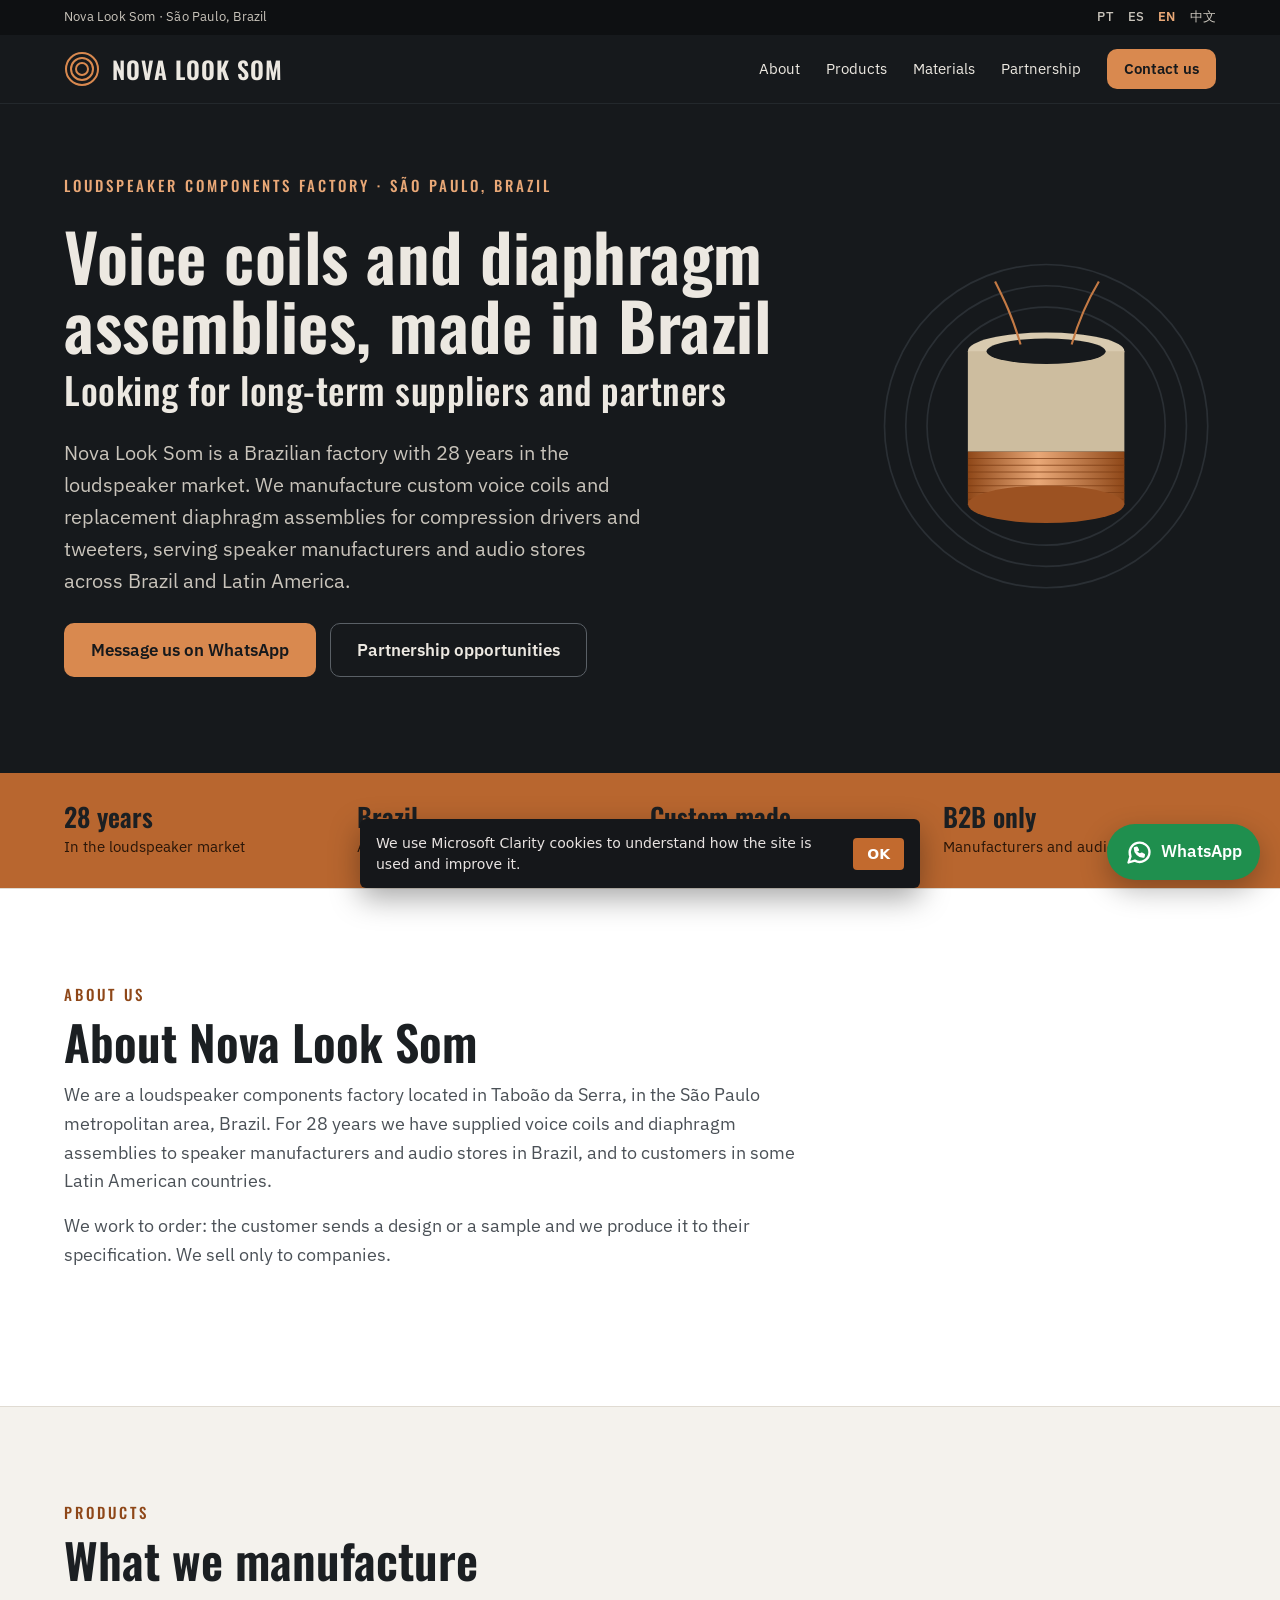
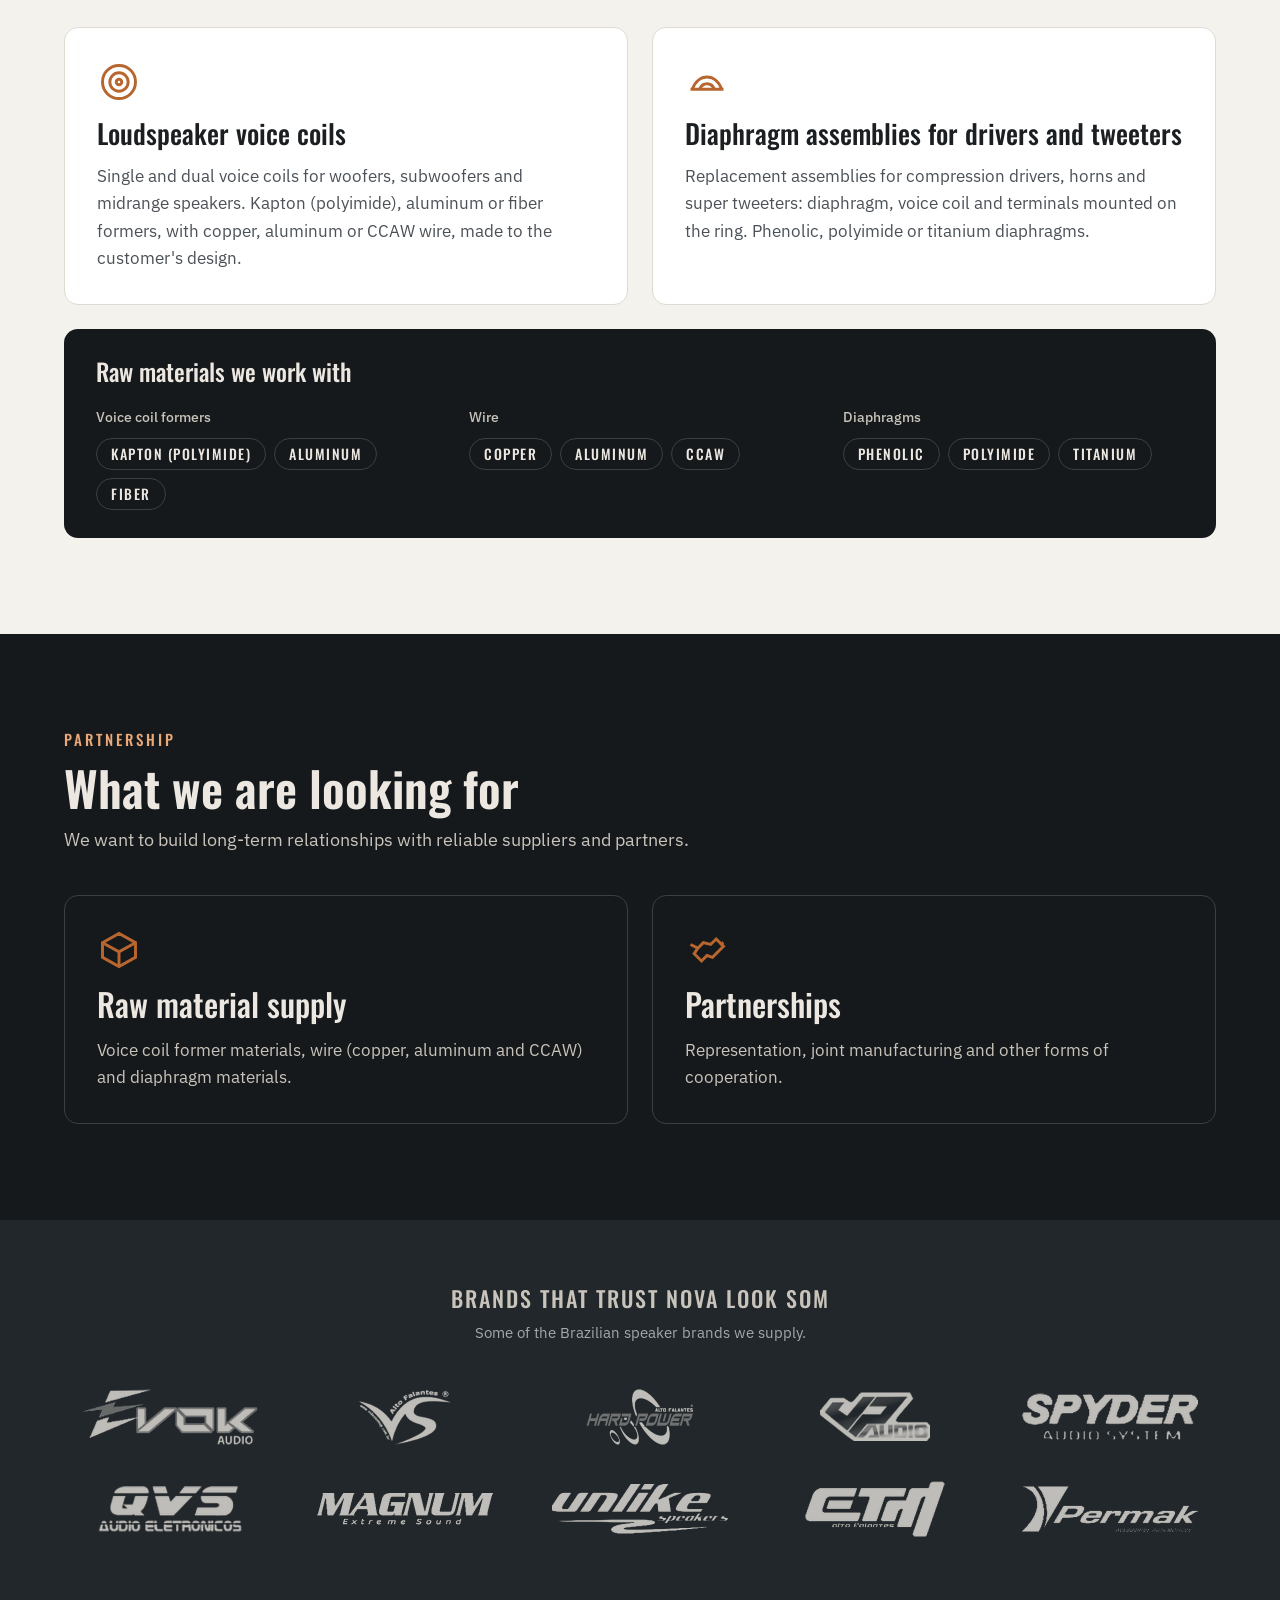
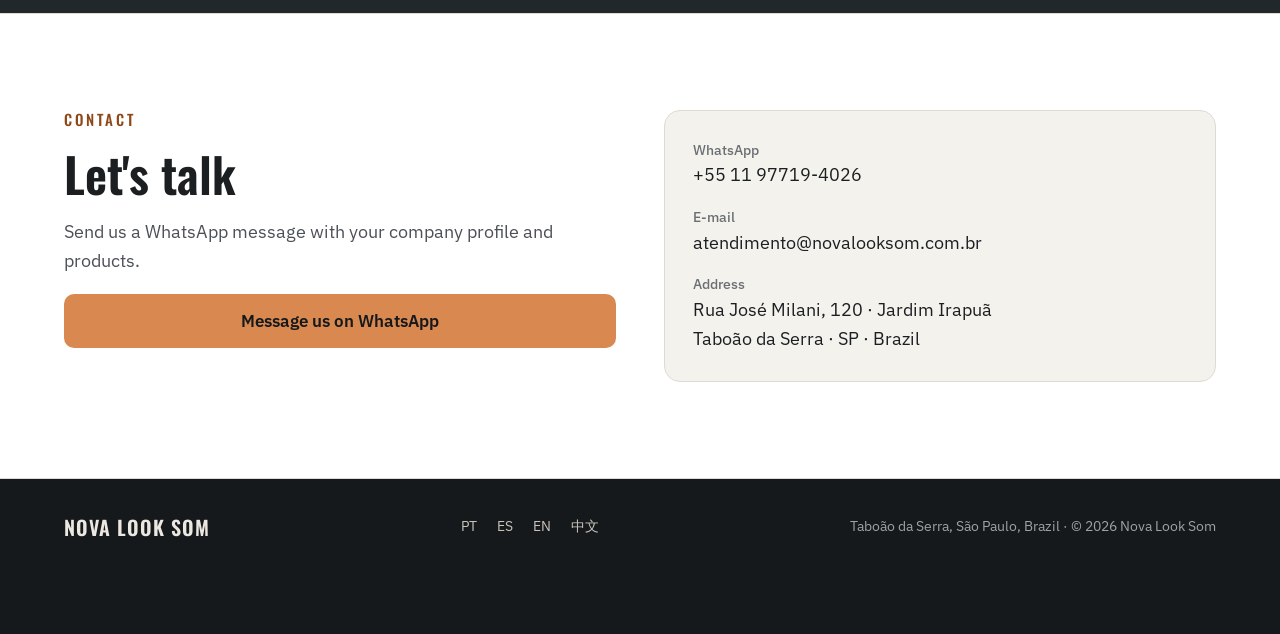
<file: en/index.html>
<!doctype html>
<html lang="en">
<head>
  <meta charset="utf-8">
  <meta name="viewport" content="width=device-width, initial-scale=1">
  <title>Nova Look Som | Loudspeaker Voice Coil Manufacturer in Brazil</title>
  <meta name="description" content="Brazilian factory with 28 years in the loudspeaker market: custom voice coils and diaphragm assemblies for drivers and tweeters. Open to suppliers and partners.">
  <link rel="canonical" href="https://www.novalooksom.com.br/en/">
  <meta name="theme-color" content="#16191C">

  <meta property="og:type" content="website">
  <meta property="og:locale" content="en_US">
  <meta property="og:title" content="Nova Look Som | Loudspeaker Voice Coil Manufacturer in Brazil">
  <meta property="og:description" content="Brazilian factory with 28 years in the loudspeaker market: custom voice coils and diaphragm assemblies for drivers and tweeters. Open to suppliers and partners.">
  <meta property="og:url" content="https://www.novalooksom.com.br/en/">

  <link rel="icon" href="../favicon.ico" sizes="48x48">
  <link rel="icon" href="../assets/img/favicon.svg" type="image/svg+xml">
  <link rel="icon" href="../assets/img/favicon-96.png" sizes="96x96" type="image/png">
  <link rel="icon" href="../assets/img/favicon-192.png" sizes="192x192" type="image/png">
  <link rel="apple-touch-icon" href="../assets/img/apple-touch-icon.png">
  <link rel="preconnect" href="https://fonts.googleapis.com">
  <link rel="preconnect" href="https://fonts.gstatic.com" crossorigin>
  <link rel="stylesheet" href="https://fonts.googleapis.com/css2?family=IBM+Plex+Sans:wght@400;500;600&family=Oswald:wght@500;600&display=swap">
  <link rel="stylesheet" href="../assets/css/style.css">

  <script type="application/ld+json">
  {
    "@context": "https://schema.org",
    "@type": "Organization",
    "name": "Nova Look Som",
    "url": "https://www.novalooksom.com.br/",
    "logo": "https://www.novalooksom.com.br/assets/img/favicon-512.png",
    "email": "atendimento@novalooksom.com.br",
    "telephone": "+55-11-97719-4026",
    "address": {
      "@type": "PostalAddress",
      "streetAddress": "Rua José Milani, 120 - Jardim Irapuã",
      "addressLocality": "Taboão da Serra",
      "addressRegion": "SP",
      "addressCountry": "BR"
    }
  }
  </script>
  <!-- seo:auto -->
  <meta property="og:image" content="https://www.novalooksom.com.br/assets/img/og-en.png">
  <meta property="og:image:width" content="1200">
  <meta property="og:image:height" content="630">
  <meta property="og:image:alt" content="Nova Look Som: loudspeaker voice coils and diaphragm assemblies">
  <meta name="twitter:card" content="summary_large_image">
  <!-- Cloudflare Web Analytics (sem cookies) -->
  <script type="module" src="https://static.cloudflareinsights.com/beacon.min.js" data-cf-beacon='{"token": "b05c9703646f45229eb1f90c8fb7e24c"}'></script>
  <!-- /seo:auto -->
  <!-- Microsoft Clarity: mapa de cliques e rolagem -->
  <script>(function(c,l,a,r,i,t,y){c[a]=c[a]||function(){(c[a].q=c[a].q||[]).push(arguments)};t=l.createElement(r);t.async=1;t.src="https://www.clarity.ms/tag/"+i;y=l.getElementsByTagName(r)[0];y.parentNode.insertBefore(t,y);})(window,document,"clarity","script","zf4q22u8i5");</script>
</head>
<body>

<a class="skip" href="#content">Skip to content</a>

<div class="b2b-bar b2b-bar--intl"><span>Nova Look Som · São Paulo, Brazil</span><nav class="langs" aria-label="Language"><a href="../index.html" lang="pt-BR" hreflang="pt-BR">PT</a> <a href="../es/index.html" lang="es" hreflang="es">ES</a> <a href="../en/index.html" lang="en" aria-current="true">EN</a> <a href="../zh/index.html" lang="zh-CN" hreflang="zh-CN">中文</a></nav></div>

<header class="topbar">
  <div class="wrap topbar__in">
    <a href="#top" class="brand" aria-label="Nova Look Som">
      <svg width="36" height="36" viewBox="0 0 36 36" aria-hidden="true"><g fill="none" stroke="currentColor" stroke-width="2"><circle cx="18" cy="18" r="16"/><circle cx="18" cy="18" r="11"/><circle cx="18" cy="18" r="6"/></g></svg>
      <span>NOVA LOOK SOM</span>
    </a>
    <button class="menu-btn" aria-expanded="false" aria-controls="menu" aria-label="Menu">
      <svg width="26" height="26" viewBox="0 0 24 24" fill="none" stroke="currentColor" stroke-width="2" stroke-linecap="round" aria-hidden="true"><path d="M4 7h16M4 12h16M4 17h16"/></svg>
    </button>
    <nav id="menu" class="menu" aria-label="Sections">
      <a href="#about">About</a>
      <a href="#products">Products</a>
      <a href="#materials">Materials</a>
      <a href="#partnership">Partnership</a>
      <a href="#contact" class="btn btn--copper btn--sm">Contact us</a>
    </nav>
  </div>
</header>

<main id="content">

<section id="top" class="hero">
  <div class="wrap hero__in">
    <div class="hero__text">
      <p class="eyebrow eyebrow--light">Loudspeaker components factory · São Paulo, Brazil</p>
      <h1>Voice coils and diaphragm assemblies, made in Brazil <span class="h1__sub">Looking for long-term suppliers and partners</span></h1>
      <p class="lead">Nova Look Som is a Brazilian factory with 28 years in the loudspeaker market. We manufacture custom voice coils and replacement diaphragm assemblies for compression drivers and tweeters, serving speaker manufacturers and audio stores across Brazil and Latin America.</p>
      <div class="actions">
        <a class="btn btn--copper btn--lg" href="https://wa.me/5511977194026?text=Hello%21%20I%20found%20Nova%20Look%20Som%20through%20the%20English%20page%20of%20your%20website." target="_blank" rel="noopener">Message us on WhatsApp</a>
        <a class="btn btn--outline btn--lg" href="#partnership">Partnership opportunities</a>
      </div>
    </div>
    <div class="hero__art" aria-hidden="true">
      <svg viewBox="0 0 400 400" class="coil-art">
        <defs>
          <linearGradient id="cu" x1="0" x2="1">
            <stop offset="0" stop-color="#8E4718"/><stop offset="0.45" stop-color="#E9A877"/><stop offset="1" stop-color="#8E4718"/>
          </linearGradient>
        </defs>
        <g fill="none" stroke="#2A2F34" stroke-width="2">
          <circle cx="200" cy="200" r="190"/><circle cx="200" cy="200" r="165"/><circle cx="200" cy="200" r="140"/>
        </g>
        <ellipse cx="200" cy="112" rx="92" ry="22" fill="#D9CBB0"/>
        <rect x="108" y="112" width="184" height="118" fill="#CDBD9F"/>
        <rect x="108" y="230" width="184" height="62" fill="url(#cu)"/>
        <g stroke="#7A3A12" stroke-width="1.2" opacity="0.7">
          <path d="M108 238h184M108 246h184M108 254h184M108 262h184M108 270h184M108 278h184M108 286h184"/>
        </g>
        <ellipse cx="200" cy="292" rx="92" ry="22" fill="#9C5222"/>
        <ellipse cx="200" cy="112" rx="70" ry="15" fill="#16191C"/>
        <path d="M170 104 C 160 70, 150 50, 140 30" stroke="#C47A45" stroke-width="2.5" fill="none"/>
        <path d="M230 104 C 240 70, 250 50, 262 30" stroke="#C47A45" stroke-width="2.5" fill="none"/>
      </svg>
    </div>
  </div>
</section>

<section class="facts" aria-label="Highlights">
  <div class="wrap facts__in">
    <div><strong>28 years</strong><span>In the loudspeaker market</span></div>
    <div><strong>Brazil</strong><span>And Latin American countries</span></div>
    <div><strong>Custom made</strong><span>To the customer's design or sample</span></div>
    <div><strong>B2B only</strong><span>Manufacturers and audio stores</span></div>
  </div>
</section>

<section id="about" class="section section--white">
  <div class="wrap">
    <header class="section__head">
      <p class="eyebrow">About us</p>
      <h2>About Nova Look Som</h2>
      <p class="section__lead">We are a loudspeaker components factory located in Taboão da Serra, in the São Paulo metropolitan area, Brazil. For 28 years we have supplied voice coils and diaphragm assemblies to speaker manufacturers and audio stores in Brazil, and to customers in some Latin American countries.</p>
      <p class="section__lead">We work to order: the customer sends a design or a sample and we produce it to their specification. We sell only to companies.</p>
    </header>
  </div>
</section>

<section id="products" class="section">
  <div class="wrap">
    <header class="section__head">
      <p class="eyebrow">Products</p>
      <h2>What we manufacture</h2>
    </header>
    <div class="cards cards--2">
      <article class="card">
        <svg class="card__icon" viewBox="0 0 24 24" aria-hidden="true"><circle cx="12" cy="12" r="9"/><circle cx="12" cy="12" r="5"/><circle cx="12" cy="12" r="1.5"/></svg>
        <h3>Loudspeaker voice coils</h3>
        <p>Single and dual voice coils for woofers, subwoofers and midrange speakers. Kapton (polyimide), aluminum or fiber formers, with copper, aluminum or CCAW wire, made to the customer's design.</p>
      </article>
      <article class="card">
        <svg class="card__icon" viewBox="0 0 24 24" aria-hidden="true"><path d="M4 16c3-9 13-9 16 0"/><path d="M8 16c1.5-4 6.5-4 8 0"/><path d="M3 16h18"/></svg>
        <h3>Diaphragm assemblies for drivers and tweeters</h3>
        <p>Replacement assemblies for compression drivers, horns and super tweeters: diaphragm, voice coil and terminals mounted on the ring. Phenolic, polyimide or titanium diaphragms.</p>
      </article>
    </div>
    <div class="materials" id="materials">
      <h3 class="materials__title">Raw materials we work with</h3>
      <div class="materials__grid">
        <div>
          <b>Voice coil formers</b>
          <ul class="chips"><li>Kapton (polyimide)</li><li>Aluminum</li><li>Fiber</li></ul>
        </div>
        <div>
          <b>Wire</b>
          <ul class="chips"><li>Copper</li><li>Aluminum</li><li>CCAW</li></ul>
        </div>
        <div>
          <b>Diaphragms</b>
          <ul class="chips"><li>Phenolic</li><li>Polyimide</li><li>Titanium</li></ul>
        </div>
      </div>
    </div>
  </div>
</section>

<section id="partnership" class="section section--dark">
  <div class="wrap">
    <header class="section__head">
      <p class="eyebrow eyebrow--light">Partnership</p>
      <h2>What we are looking for</h2>
      <p class="section__lead section__lead--light">We want to build long-term relationships with reliable suppliers and partners.</p>
    </header>
    <div class="cards cards--2">
      <div class="card card--line">
        <svg class="card__icon" viewBox="0 0 24 24" aria-hidden="true"><path d="M3 8l9-5 9 5v8l-9 5-9-5z"/><path d="M3 8l9 5 9-5"/><path d="M12 13v8"/></svg>
        <h3>Raw material supply</h3>
        <p>Voice coil former materials, wire (copper, aluminum and CCAW) and diaphragm materials.</p>
      </div>
      <div class="card card--line">
        <svg class="card__icon" viewBox="0 0 24 24" aria-hidden="true"><path d="M7 11l3-3 4 1 3-3 4 4-6 6-3-1-3 3-4-4z"/><path d="M3 9l4 2"/><path d="M21 8l-2 1"/></svg>
        <h3>Partnerships</h3>
        <p>Representation, joint manufacturing and other forms of cooperation.</p>
      </div>
    </div>
  </div>
</section>

<section class="clients" aria-labelledby="clients-title">
  <div class="wrap">
    <h2 id="clients-title" class="clients__title">Brands that trust Nova Look Som</h2>
    <p class="clients__lead">Some of the Brazilian speaker brands we supply.</p>
    <ul class="clients__grid">
      <li><img src="../assets/img/clientes/evok-audio.png" alt="Evok Audio" width="200" height="80" loading="lazy"></li>
      <li><img src="../assets/img/clientes/vs-alto-falantes.png" alt="VS Alto Falantes" width="200" height="80" loading="lazy"></li>
      <li><img src="../assets/img/clientes/hard-power.png" alt="Hard Power Alto Falantes" width="200" height="80" loading="lazy"></li>
      <li><img src="../assets/img/clientes/jp-audio.png" alt="JP Audio" width="200" height="80" loading="lazy"></li>
      <li><img src="../assets/img/clientes/spyder-audio-system.png" alt="Spyder Audio System" width="200" height="80" loading="lazy"></li>
      <li><img src="../assets/img/clientes/qvs-audio.png" alt="QVS Áudio Eletrônicos" width="200" height="80" loading="lazy"></li>
      <li><img src="../assets/img/clientes/magnum-extreme-sound.png" alt="Magnum Extreme Sound" width="200" height="80" loading="lazy"></li>
      <li><img src="../assets/img/clientes/unlike-speakers.png" alt="Unlike Speakers" width="200" height="80" loading="lazy"></li>
      <li><img src="../assets/img/clientes/etm-alto-falantes.png" alt="ETM Alto Falantes" width="200" height="80" loading="lazy"></li>
      <li><img src="../assets/img/clientes/permak.png" alt="Permak Acessórios Automotivos" width="200" height="80" loading="lazy"></li>
    </ul>
  </div>
</section>

<section id="contact" class="section section--white">
  <div class="wrap split split--top">
    <div class="split__text">
      <p class="eyebrow">Contact</p>
      <h2>Let's talk</h2>
      <p class="section__lead">Send us a WhatsApp message with your company profile and products.</p>
      <a class="btn btn--copper btn--lg" href="https://wa.me/5511977194026?text=Hello%21%20I%20found%20Nova%20Look%20Som%20through%20the%20English%20page%20of%20your%20website." target="_blank" rel="noopener">Message us on WhatsApp</a>
    </div>
    <ul class="contact contact--box">
      <li><b>WhatsApp</b><a href="https://wa.me/5511977194026?text=Hello%21%20I%20found%20Nova%20Look%20Som%20through%20the%20English%20page%20of%20your%20website." target="_blank" rel="noopener">+55 11 97719-4026</a></li>
      <li><b>E-mail</b><a href="mailto:atendimento@novalooksom.com.br?subject=Partnership%20-%20Nova%20Look%20Som">atendimento@novalooksom.com.br</a></li>
      <li><b>Address</b><a href="https://www.google.com/maps/search/?api=1&amp;query=Rua+Jos%C3%A9+Milani%2C+120+-+Jardim+Irapu%C3%A3%2C+Tabo%C3%A3o+da+Serra+-+SP" target="_blank" rel="noopener">Rua José Milani, 120 · Jardim Irapuã<br>Taboão da Serra · SP · Brazil</a></li>
    </ul>
  </div>
</section>

</main>

<footer class="footer">
  <div class="wrap footer__in">
    <span class="footer__brand">NOVA LOOK SOM</span>
    <nav class="footer__nav" aria-label="Language"><a href="../index.html" lang="pt-BR" hreflang="pt-BR">PT</a> <a href="../es/index.html" lang="es" hreflang="es">ES</a> <a href="../en/index.html" lang="en" aria-current="true">EN</a> <a href="../zh/index.html" lang="zh-CN" hreflang="zh-CN">中文</a></nav>
    <span>Taboão da Serra, São Paulo, Brazil · © <span id="ano">2026</span> Nova Look Som</span>
  </div>
</footer>

<a class="wa-float" href="https://wa.me/5511977194026?text=Hello%21%20I%20found%20Nova%20Look%20Som%20through%20the%20English%20page%20of%20your%20website." target="_blank" rel="noopener" aria-label="WhatsApp">
  <svg width="28" height="28" viewBox="0 0 24 24" fill="none" stroke="currentColor" stroke-width="2" stroke-linecap="round" stroke-linejoin="round" aria-hidden="true"><path d="M21 12a8.5 8.5 0 0 1-12.6 7.4L3 21l1.7-5.2A8.5 8.5 0 1 1 21 12z"/><path d="M9 10.5c.5 2 2 3.5 4 4l1.2-1.1 2 1-.4 1.6c-3.7.2-7.5-3.5-7.3-7.3l1.6-.4 1 2z"/></svg>
  <span>WhatsApp</span>
</a>

<script src="../assets/js/main.js"></script>
<div id="aviso-cookies" style="display:none;position:fixed;left:12px;right:12px;bottom:12px;z-index:200;max-width:560px;margin:0 auto;padding:14px 16px;background:#15171a;color:#e8e3e1;font:14px/1.45 system-ui,sans-serif;border-radius:6px;box-shadow:0 10px 30px rgba(0,0,0,.35);gap:12px;align-items:center"><span id="aviso-cookies-txt"></span><button type="button" style="flex:none;padding:8px 14px;border:0;border-radius:4px;background:#c26a2e;color:#fff;font:600 14px system-ui,sans-serif;cursor:pointer">OK</button></div>
<script>(function(){var k='nls-aviso-cookies',el=document.getElementById('aviso-cookies');try{if(localStorage.getItem(k))return}catch(e){}var l=(document.documentElement.lang||'pt').slice(0,2),t={pt:'Usamos cookies do Microsoft Clarity para entender como o site é usado e melhorá-lo. Não guardamos o que você digita no formulário.',es:'Usamos cookies de Microsoft Clarity para entender cómo se usa el sitio y mejorarlo. No guardamos lo que escribe en el formulario.',en:'We use Microsoft Clarity cookies to understand how the site is used and improve it.'};document.getElementById('aviso-cookies-txt').textContent=t[l]||t.en;el.style.display="flex";el.querySelector('button').onclick=function(){el.style.display="none";try{localStorage.setItem(k,'1')}catch(e){}};})();</script>
</body>
</html>
</file>
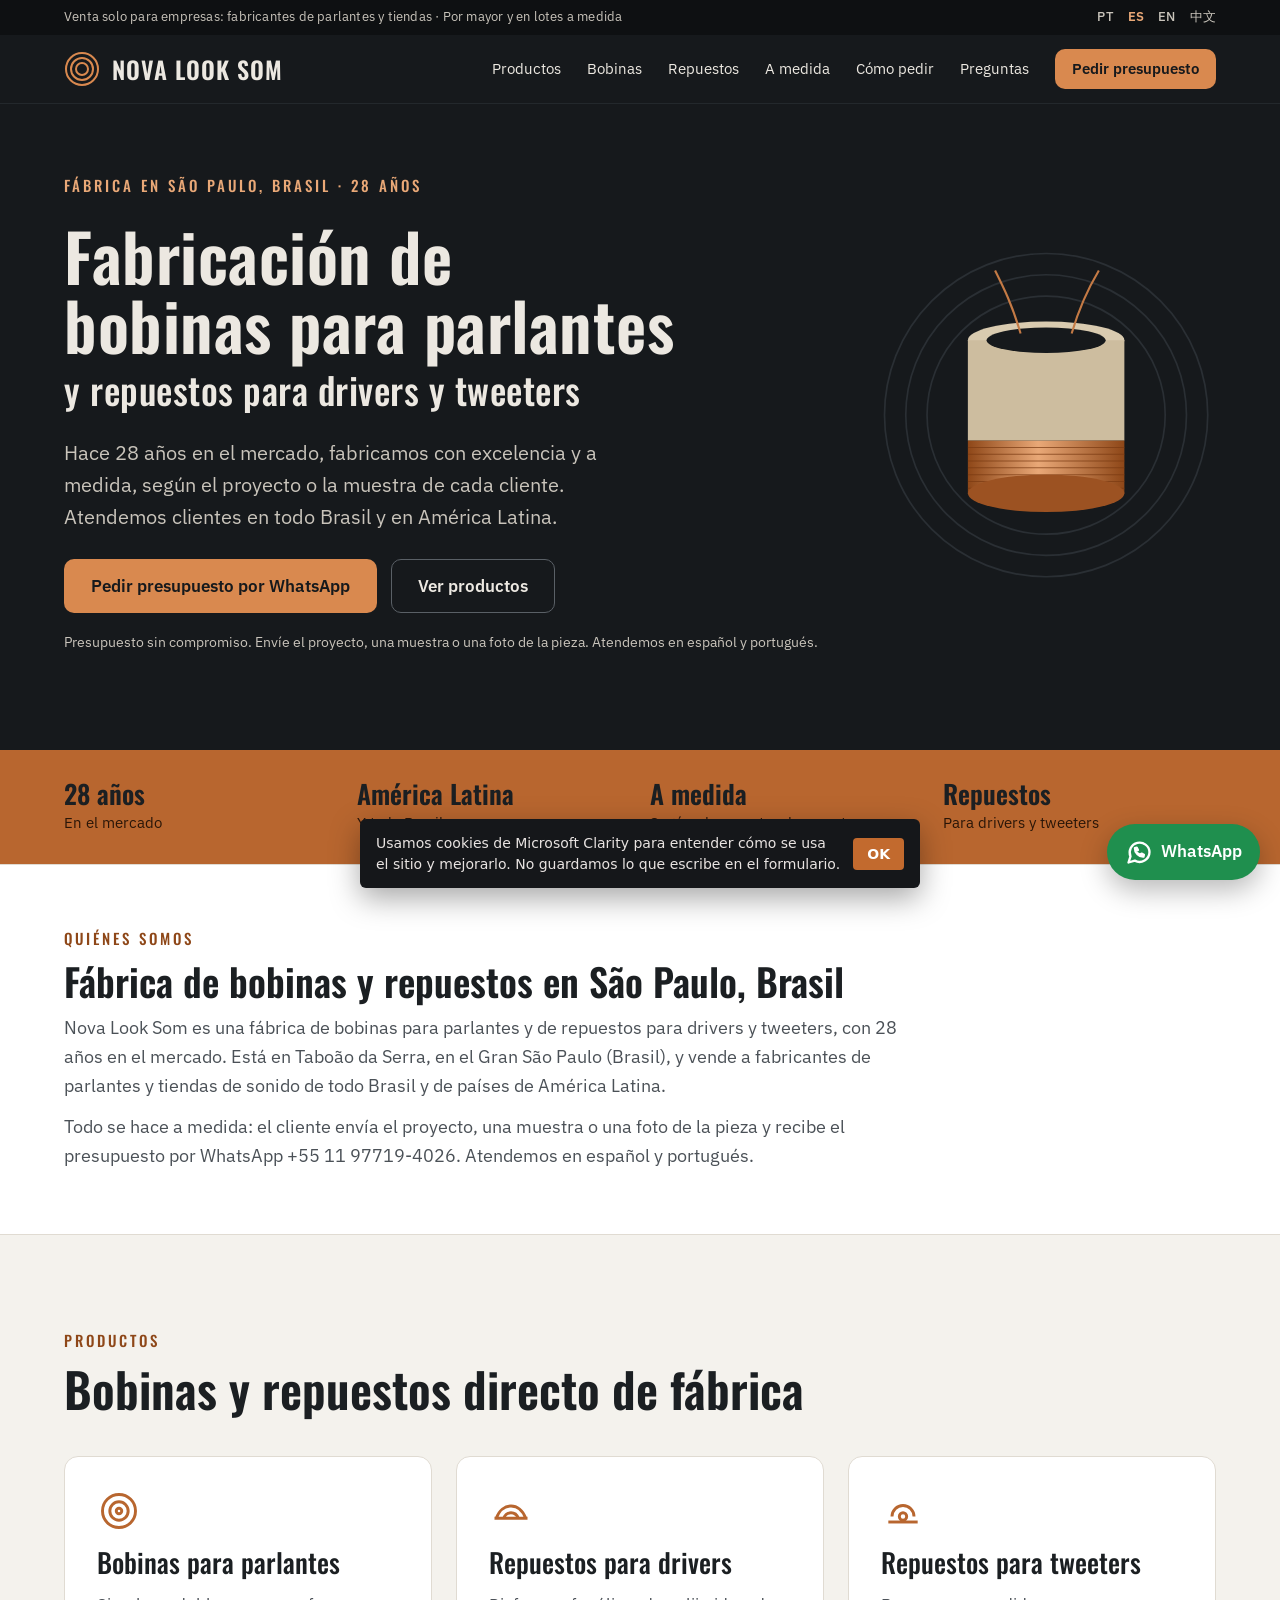
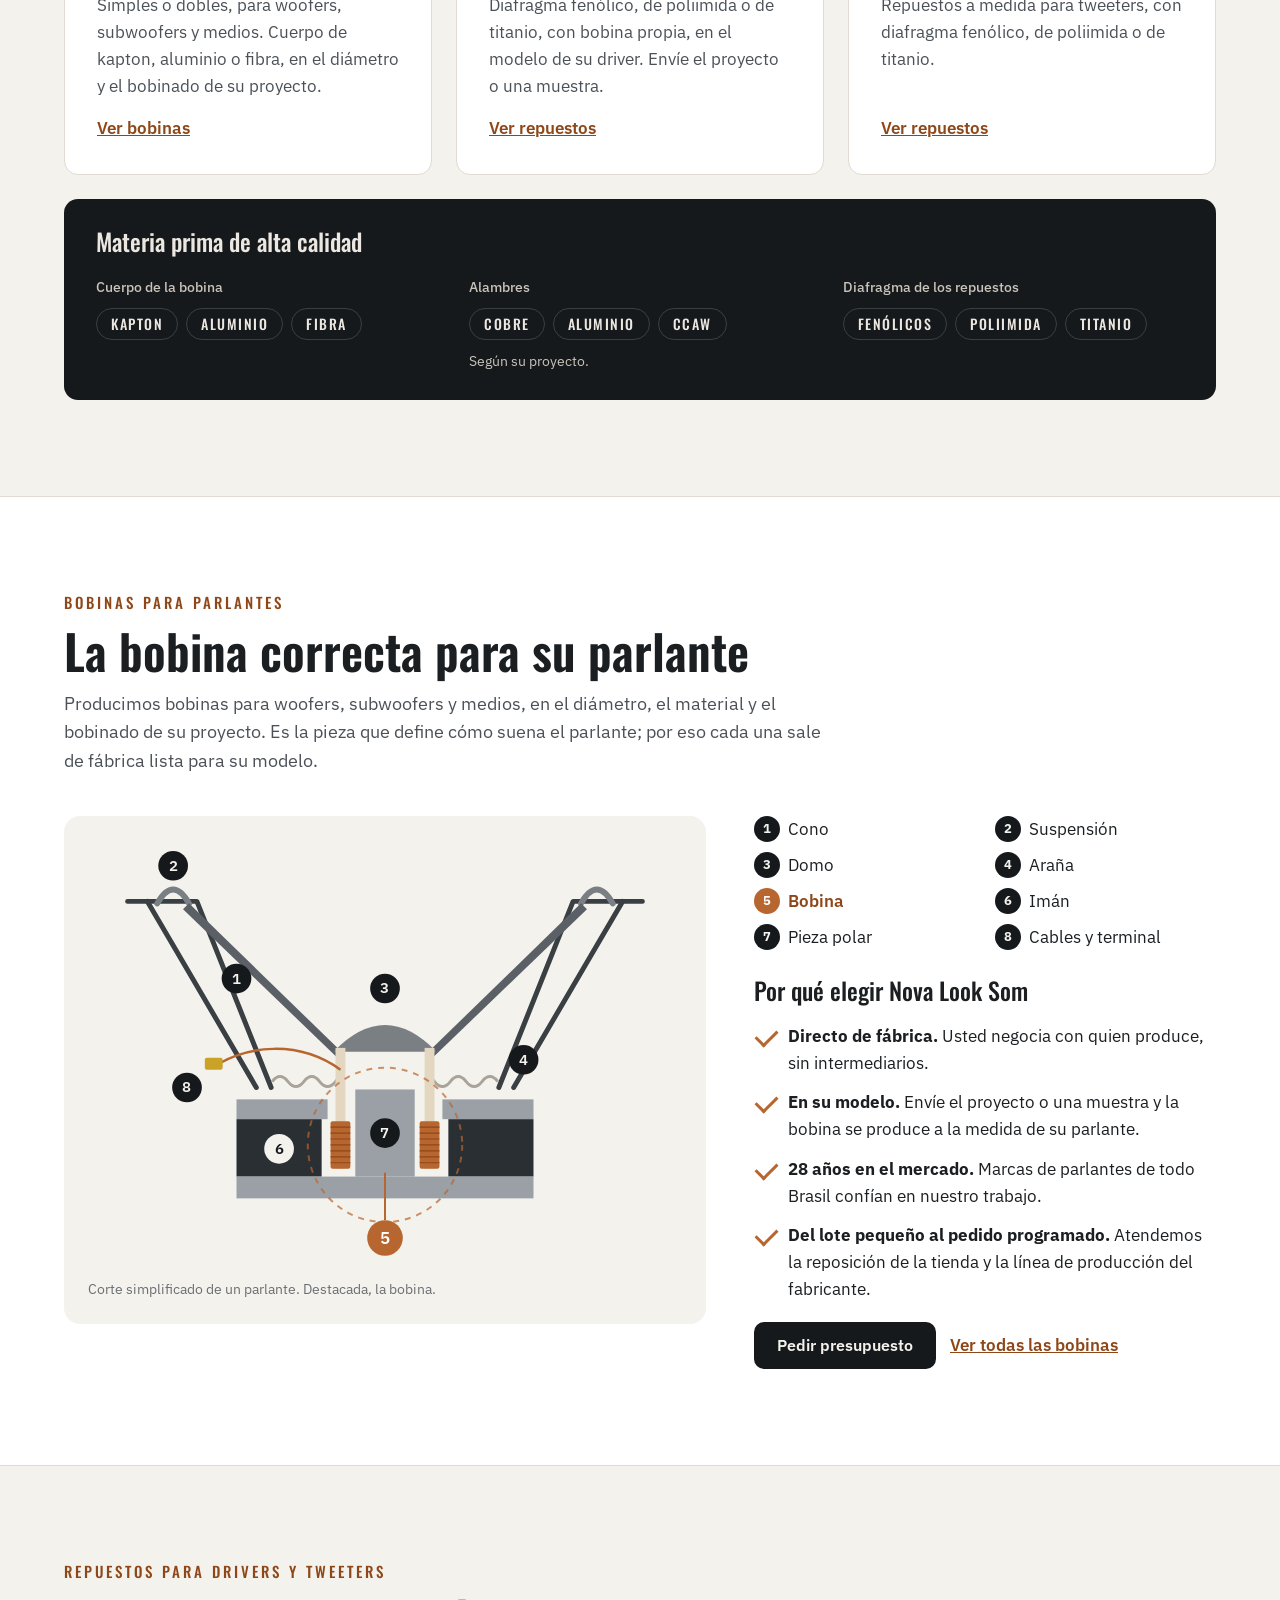
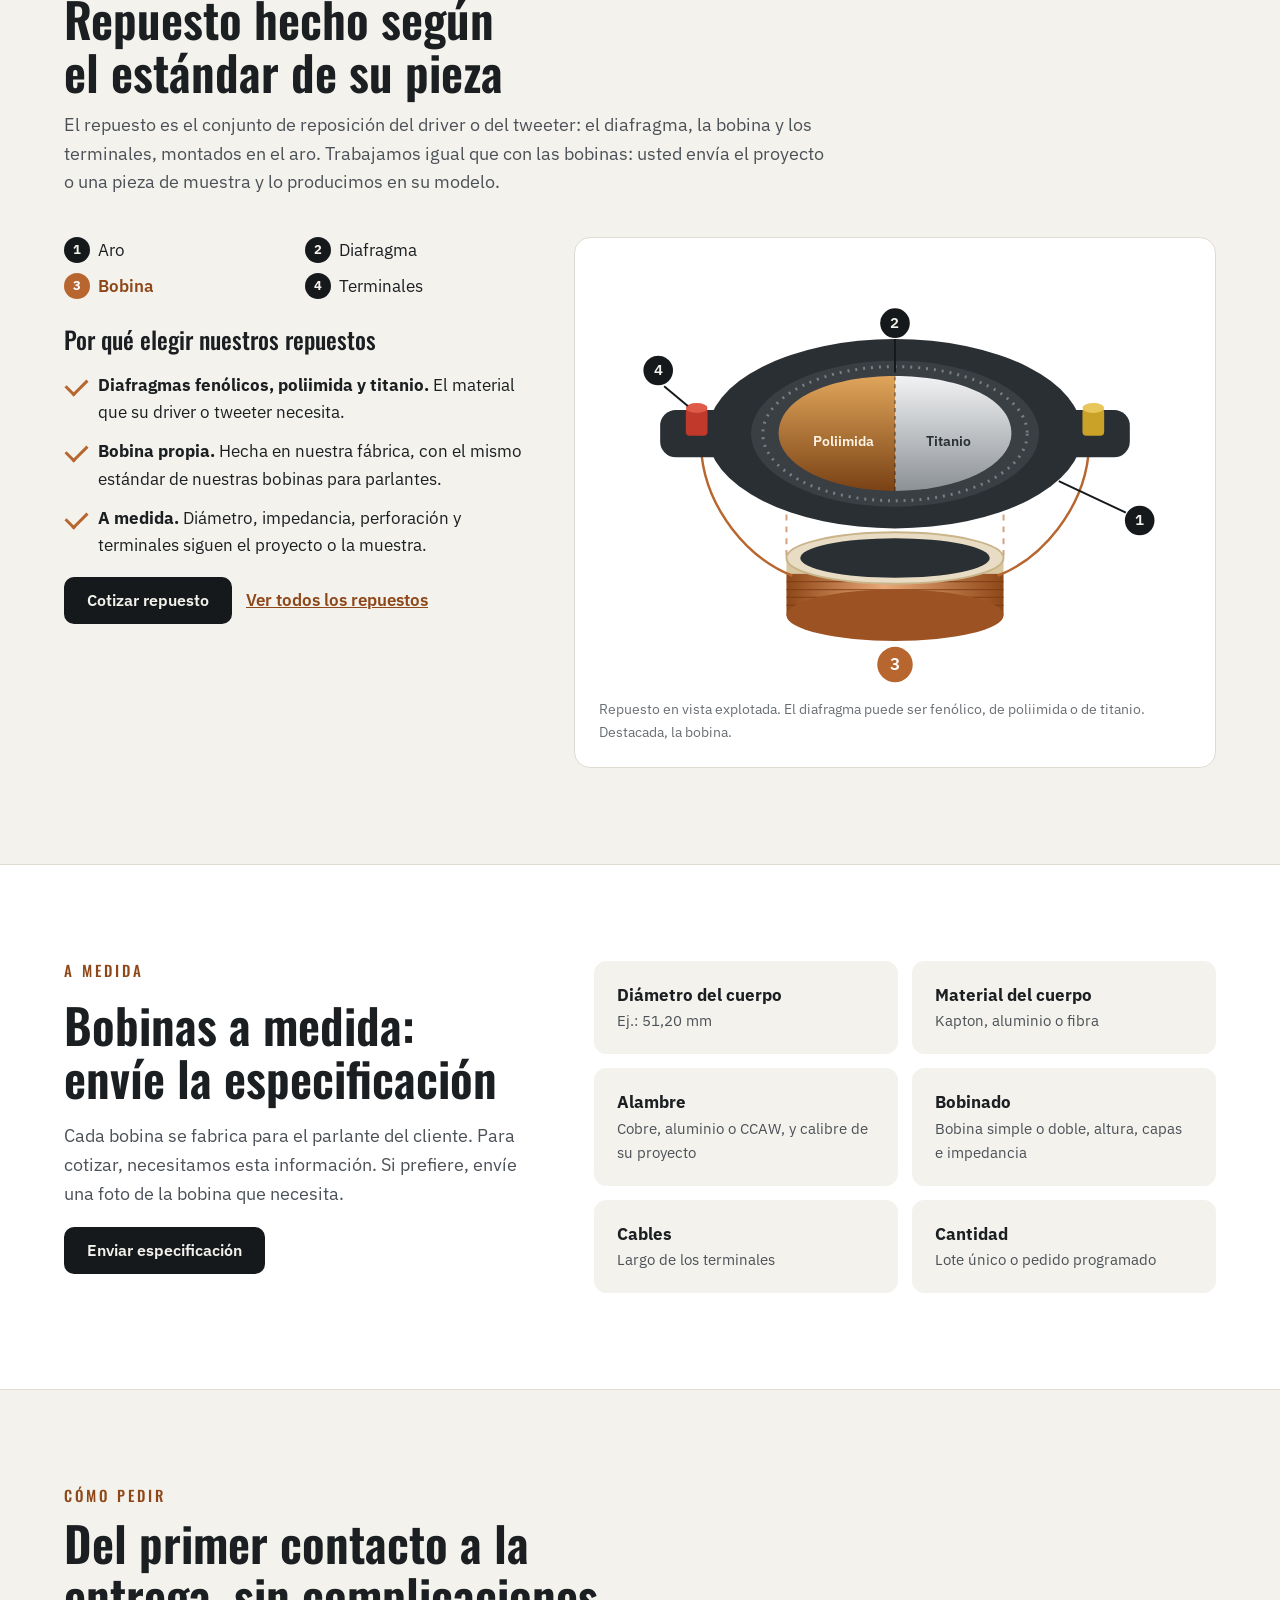
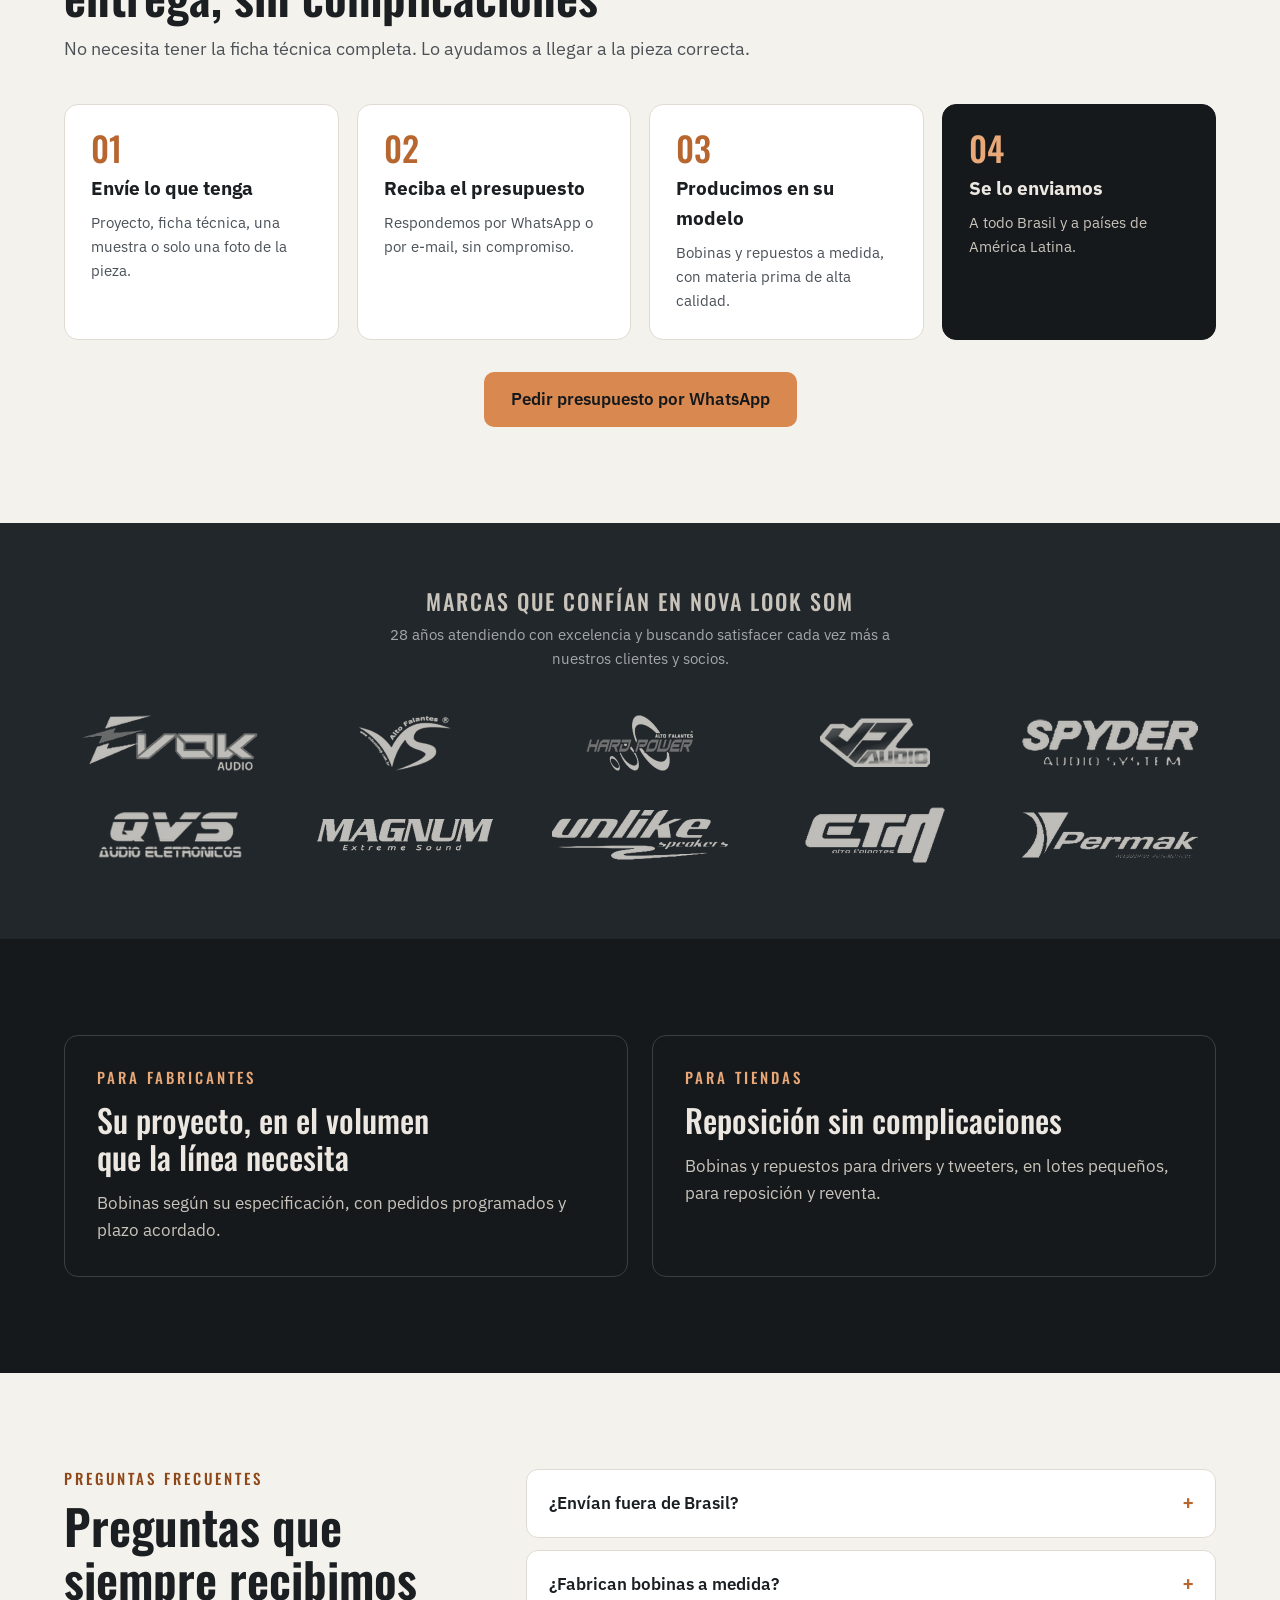
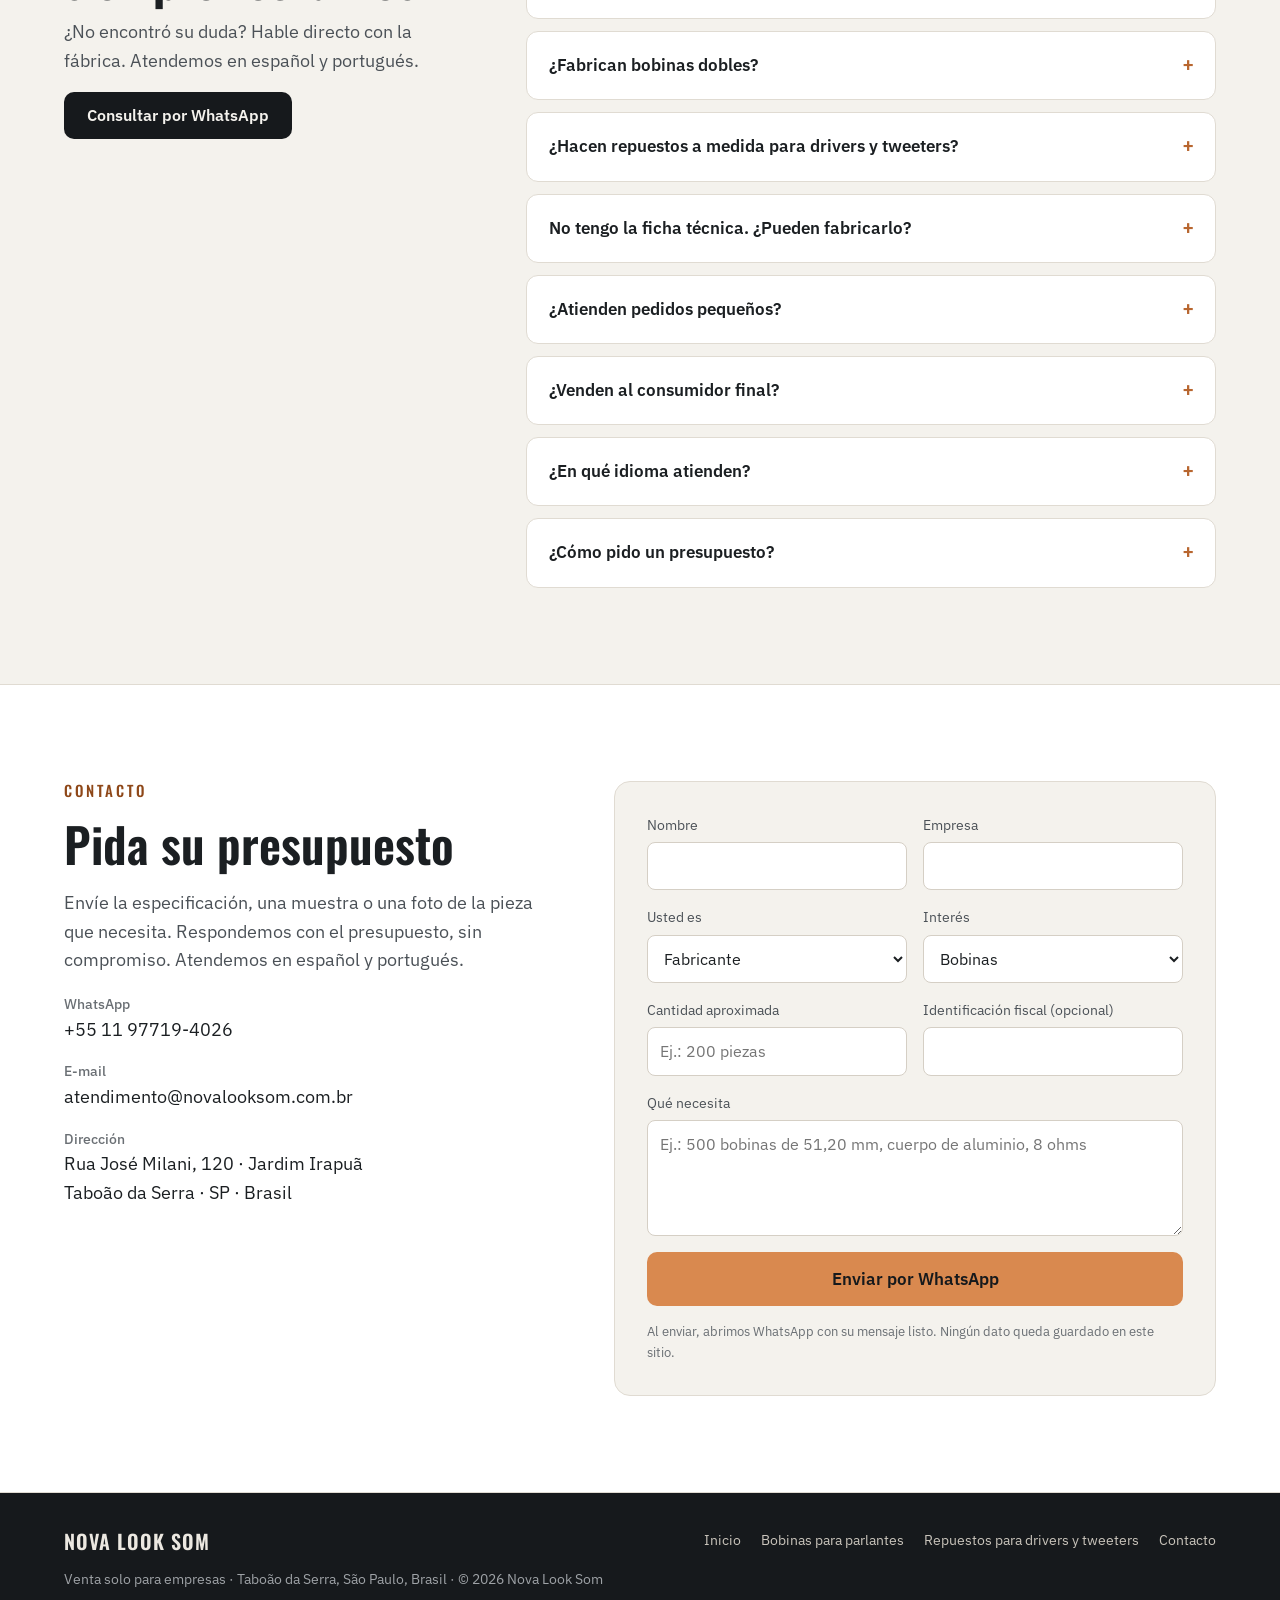
<file: es/index.html>
<!doctype html>
<html lang="es">
<head>
  <meta charset="utf-8">
  <meta name="viewport" content="width=device-width, initial-scale=1">
  <title>Fábrica de Bobinas para Parlantes y Repuestos | Nova Look Som</title>
  <meta name="description" content="Fábrica brasileña de bobinas para parlantes y repuestos para drivers y tweeters, a medida. Venta por mayor a fabricantes y tiendas de América Latina. 28 años.">
  <link rel="canonical" href="https://www.novalooksom.com.br/es/">
  <link rel="alternate" hreflang="pt-BR" href="https://www.novalooksom.com.br/">
  <link rel="alternate" hreflang="es" href="https://www.novalooksom.com.br/es/">
  <link rel="alternate" hreflang="x-default" href="https://www.novalooksom.com.br/">
  <meta name="theme-color" content="#16191C">

  <!-- Compartir (WhatsApp, Facebook, LinkedIn) -->
  <meta property="og:type" content="website">
  <meta property="og:locale" content="es_LA">
  <meta property="og:title" content="Fábrica de Bobinas para Parlantes y Repuestos | Nova Look Som">
  <meta property="og:description" content="Fábrica brasileña de bobinas para parlantes y repuestos para drivers y tweeters, a medida. Venta por mayor a fabricantes y tiendas de América Latina. 28 años.">
  <meta property="og:url" content="https://www.novalooksom.com.br/es/">

  <link rel="icon" href="../favicon.ico" sizes="48x48">
  <link rel="icon" href="../assets/img/favicon.svg" type="image/svg+xml">
  <link rel="icon" href="../assets/img/favicon-96.png" sizes="96x96" type="image/png">
  <link rel="icon" href="../assets/img/favicon-192.png" sizes="192x192" type="image/png">
  <link rel="apple-touch-icon" href="../assets/img/apple-touch-icon.png">
  <link rel="preconnect" href="https://fonts.googleapis.com">
  <link rel="preconnect" href="https://fonts.gstatic.com" crossorigin>
  <link rel="stylesheet" href="https://fonts.googleapis.com/css2?family=IBM+Plex+Sans:wght@400;500;600&family=Oswald:wght@500;600&display=swap">
  <link rel="stylesheet" href="../assets/css/style.css">

  <script type="application/ld+json">
  {
    "@context": "https://schema.org",
    "@type": "LocalBusiness",
    "@id": "https://www.novalooksom.com.br/#empresa",
    "name": "Nova Look Som",
    "description": "Fábrica de bobinas para parlantes y repuestos para drivers y tweeters.",
    "url": "https://www.novalooksom.com.br/es/",
    "logo": "https://www.novalooksom.com.br/assets/img/favicon-512.png",
    "image": "https://www.novalooksom.com.br/assets/img/favicon-512.png",
    "email": "atendimento@novalooksom.com.br",
    "telephone": "+55-11-97719-4026",
    "address": {
      "@type": "PostalAddress",
      "streetAddress": "Rua José Milani, 120 - Jardim Irapuã",
      "addressLocality": "Taboão da Serra",
      "addressRegion": "SP",
      "addressCountry": "BR"
    },
    "areaServed": ["BR", "Latin America"],
    "contactPoint": {
      "@type": "ContactPoint",
      "contactType": "sales",
      "telephone": "+55-11-97719-4026",
      "email": "atendimento@novalooksom.com.br",
      "availableLanguage": ["Portuguese", "Spanish"]
    },
    "knowsAbout": ["Bobinas para parlantes", "Bobinas de voz", "Repuestos para drivers", "Repuestos para tweeters", "Drivers de compresión"]
  }
  </script>
  <!-- seo:auto -->
  <meta property="og:image" content="https://www.novalooksom.com.br/assets/img/og-es.png">
  <meta property="og:image:width" content="1200">
  <meta property="og:image:height" content="630">
  <meta property="og:image:alt" content="Nova Look Som: bobinas para parlantes y repuestos para drivers y tweeters">
  <meta name="twitter:card" content="summary_large_image">
  <script type="application/ld+json">
  {
    "@context": "https://schema.org",
    "@type": "FAQPage",
    "url": "https://www.novalooksom.com.br/es/",
    "mainEntity": [
      {
        "@type": "Question",
        "name": "¿Envían fuera de Brasil?",
        "acceptedAnswer": {
          "@type": "Answer",
          "text": "Sí. Atendemos clientes en todos los estados de Brasil y en algunos países de América Latina."
        }
      },
      {
        "@type": "Question",
        "name": "¿Fabrican bobinas a medida?",
        "acceptedAnswer": {
          "@type": "Answer",
          "text": "Sí, es nuestro trabajo principal. Envíe el diámetro, el material del cuerpo, el alambre y el calibre, los datos del bobinado y la cantidad. Si no tiene todo, envíe una foto de la bobina y lo ayudamos."
        }
      },
      {
        "@type": "Question",
        "name": "¿Fabrican bobinas dobles?",
        "acceptedAnswer": {
          "@type": "Answer",
          "text": "Sí. Fabricamos bobinas simples y dobles para parlantes de bobina doble, en el diámetro, el material y el bobinado de su proyecto."
        }
      },
      {
        "@type": "Question",
        "name": "¿Hacen repuestos a medida para drivers y tweeters?",
        "acceptedAnswer": {
          "@type": "Answer",
          "text": "Sí. Con diafragma fenólico, de poliimida o de titanio, en el modelo de su pieza. Envíe el proyecto o una muestra, la impedancia y la cantidad."
        }
      },
      {
        "@type": "Question",
        "name": "No tengo la ficha técnica. ¿Pueden fabricarlo?",
        "acceptedAnswer": {
          "@type": "Answer",
          "text": "Sí. Envíe una muestra o una foto de la pieza y lo ayudamos a llegar al modelo correcto."
        }
      },
      {
        "@type": "Question",
        "name": "¿Atienden pedidos pequeños?",
        "acceptedAnswer": {
          "@type": "Answer",
          "text": "Sí. Desde lotes pequeños, para la reposición de tiendas, hasta pedidos programados para fabricantes."
        }
      },
      {
        "@type": "Question",
        "name": "¿Venden al consumidor final?",
        "acceptedAnswer": {
          "@type": "Answer",
          "text": "No. Nova Look Som vende solo a empresas: fabricantes de parlantes y tiendas. Si necesita reparar su equipo de sonido, busque una tienda de sonido de su región."
        }
      },
      {
        "@type": "Question",
        "name": "¿En qué idioma atienden?",
        "acceptedAnswer": {
          "@type": "Answer",
          "text": "Atendemos en español y portugués, por WhatsApp o por e-mail."
        }
      },
      {
        "@type": "Question",
        "name": "¿Cómo pido un presupuesto?",
        "acceptedAnswer": {
          "@type": "Answer",
          "text": "Por WhatsApp +55 11 97719-4026, por e-mail atendimento@novalooksom.com.br o por el formulario de abajo."
        }
      }
    ]
  }
  </script>
  <!-- Cloudflare Web Analytics (sem cookies) -->
  <script type="module" src="https://static.cloudflareinsights.com/beacon.min.js" data-cf-beacon='{"token": "b05c9703646f45229eb1f90c8fb7e24c"}'></script>
  <!-- /seo:auto -->
  <!-- Microsoft Clarity: mapa de cliques e rolagem -->
  <script>(function(c,l,a,r,i,t,y){c[a]=c[a]||function(){(c[a].q=c[a].q||[]).push(arguments)};t=l.createElement(r);t.async=1;t.src="https://www.clarity.ms/tag/"+i;y=l.getElementsByTagName(r)[0];y.parentNode.insertBefore(t,y);})(window,document,"clarity","script","zf4q22u8i5");</script>
</head>
<body>

<a class="skip" href="#contenido">Ir al contenido</a>

<div class="b2b-bar b2b-bar--intl"><span>Venta solo para empresas<span class="b2b-bar__who">: fabricantes de parlantes y tiendas</span><span class="b2b-bar__more"> · Por mayor y en lotes a medida</span></span><nav class="langs" aria-label="Idioma"><a href="../index.html" lang="pt-BR" hreflang="pt-BR">PT</a> <a href="index.html" lang="es" aria-current="true">ES</a> <a href="../en/index.html" lang="en" hreflang="en">EN</a> <a href="../zh/index.html" lang="zh-CN" hreflang="zh-CN">中文</a></nav></div>

<header class="topbar">
  <div class="wrap topbar__in">
    <a href="#inicio" class="brand" aria-label="Nova Look Som, inicio">
      <svg width="36" height="36" viewBox="0 0 36 36" aria-hidden="true"><g fill="none" stroke="currentColor" stroke-width="2"><circle cx="18" cy="18" r="16"/><circle cx="18" cy="18" r="11"/><circle cx="18" cy="18" r="6"/></g></svg>
      <span>NOVA LOOK SOM</span>
    </a>
    <button class="menu-btn" aria-expanded="false" aria-controls="menu" aria-label="Abrir menú">
      <svg width="26" height="26" viewBox="0 0 24 24" fill="none" stroke="currentColor" stroke-width="2" stroke-linecap="round" aria-hidden="true"><path d="M4 7h16M4 12h16M4 17h16"/></svg>
    </button>
    <nav id="menu" class="menu" aria-label="Secciones del sitio">
      <a href="#productos">Productos</a>
      <a href="bobinas-para-parlantes.html">Bobinas</a>
      <a href="repuestos-para-drivers-y-tweeters.html">Repuestos</a>
      <a href="#a-medida">A medida</a>
      <a href="#como-pedir">Cómo pedir</a>
      <a href="#preguntas">Preguntas</a>
      <a href="#contacto" class="btn btn--copper btn--sm">Pedir presupuesto</a>
    </nav>
  </div>
</header>

<main id="contenido">

<!-- ===================== INICIO ===================== -->
<section id="inicio" class="hero">
  <div class="wrap hero__in">
    <div class="hero__text">
      <p class="eyebrow eyebrow--light">Fábrica en São Paulo, Brasil · 28 años</p>
      <h1>Fabricación de bobinas para parlantes <span class="h1__sub">y repuestos para drivers y tweeters</span></h1>
      <p class="lead">Hace 28 años en el mercado, fabricamos con excelencia y a medida, según el proyecto o la muestra de cada cliente. Atendemos clientes en todo Brasil y en América Latina.</p>
      <div class="actions">
        <a class="btn btn--copper btn--lg" href="https://wa.me/5511977194026?text=Hola%2C%20vengo%20del%20sitio%20en%20espa%C3%B1ol%20de%20Nova%20Look%20Som%20y%20quisiera%20un%20presupuesto." target="_blank" rel="noopener">Pedir presupuesto por WhatsApp</a>
        <a class="btn btn--outline btn--lg" href="#productos">Ver productos</a>
      </div>
      <p class="hero__note">Presupuesto sin compromiso. Envíe el proyecto, una muestra o una foto de la pieza. Atendemos en español y portugués.</p>
    </div>
    <div class="hero__art" aria-hidden="true">
      <svg viewBox="0 0 400 400" class="coil-art">
        <defs>
          <linearGradient id="cu" x1="0" x2="1">
            <stop offset="0" stop-color="#8E4718"/><stop offset="0.45" stop-color="#E9A877"/><stop offset="1" stop-color="#8E4718"/>
          </linearGradient>
        </defs>
        <g fill="none" stroke="#2A2F34" stroke-width="2">
          <circle cx="200" cy="200" r="190"/><circle cx="200" cy="200" r="165"/><circle cx="200" cy="200" r="140"/>
        </g>
        <ellipse cx="200" cy="112" rx="92" ry="22" fill="#D9CBB0"/>
        <rect x="108" y="112" width="184" height="118" fill="#CDBD9F"/>
        <rect x="108" y="230" width="184" height="62" fill="url(#cu)"/>
        <g stroke="#7A3A12" stroke-width="1.2" opacity="0.7">
          <path d="M108 238h184M108 246h184M108 254h184M108 262h184M108 270h184M108 278h184M108 286h184"/>
        </g>
        <ellipse cx="200" cy="292" rx="92" ry="22" fill="#9C5222"/>
        <ellipse cx="200" cy="112" rx="70" ry="15" fill="#16191C"/>
        <path d="M170 104 C 160 70, 150 50, 140 30" stroke="#C47A45" stroke-width="2.5" fill="none"/>
        <path d="M230 104 C 240 70, 250 50, 262 30" stroke="#C47A45" stroke-width="2.5" fill="none"/>
      </svg>
    </div>
  </div>
</section>

<section class="facts" aria-label="Destacados">
  <div class="wrap facts__in">
    <div><strong>28 años</strong><span>En el mercado</span></div>
    <div><strong>América Latina</strong><span>Y todo Brasil</span></div>
    <div><strong>A medida</strong><span>Según el proyecto o la muestra</span></div>
    <div><strong>Repuestos</strong><span>Para drivers y tweeters</span></div>
  </div>
</section>

<!-- ===================== QUIÉNES SOMOS ===================== -->
<section id="quienes-somos" class="section section--white about">
  <div class="wrap about__in">
    <p class="eyebrow">Quiénes somos</p>
    <h2>Fábrica de bobinas y repuestos en São Paulo, Brasil</h2>
    <p class="section__lead">Nova Look Som es una fábrica de bobinas para parlantes y de repuestos para drivers y tweeters, con 28 años en el mercado. Está en Taboão da Serra, en el Gran São Paulo (Brasil), y vende a fabricantes de parlantes y tiendas de sonido de todo Brasil y de países de América Latina.</p>
    <p class="section__lead">Todo se hace a medida: el cliente envía el proyecto, una muestra o una foto de la pieza y recibe el presupuesto por WhatsApp +55 11 97719-4026. Atendemos en español y portugués.</p>
  </div>
</section>

<!-- ===================== PRODUCTOS ===================== -->
<section id="productos" class="section">
  <div class="wrap">
    <header class="section__head">
      <p class="eyebrow">Productos</p>
      <h2>Bobinas y repuestos directo de fábrica</h2>
    </header>
    <div class="cards cards--3">
      <article class="card">
        <svg class="card__icon" viewBox="0 0 24 24" aria-hidden="true"><circle cx="12" cy="12" r="9"/><circle cx="12" cy="12" r="5"/><circle cx="12" cy="12" r="1.5"/></svg>
        <h3>Bobinas para parlantes</h3>
        <p>Simples o dobles, para woofers, subwoofers y medios. Cuerpo de kapton, aluminio o fibra, en el diámetro y el bobinado de su proyecto.</p>
        <a class="link-arrow link-arrow--dark" href="bobinas-para-parlantes.html">Ver bobinas</a>
      </article>
      <article class="card">
        <svg class="card__icon" viewBox="0 0 24 24" aria-hidden="true"><path d="M4 16c3-9 13-9 16 0"/><path d="M8 16c1.5-4 6.5-4 8 0"/><path d="M3 16h18"/></svg>
        <h3>Repuestos para drivers</h3>
        <p>Diafragma fenólico, de poliimida o de titanio, con bobina propia, en el modelo de su driver. Envíe el proyecto o una muestra.</p>
        <a class="link-arrow link-arrow--dark" href="repuestos-para-drivers-y-tweeters.html">Ver repuestos</a>
      </article>
      <article class="card">
        <svg class="card__icon" viewBox="0 0 24 24" aria-hidden="true"><path d="M6 15a6 6 0 0 1 12 0"/><circle cx="12" cy="15" r="2"/><path d="M4 18h16"/></svg>
        <h3>Repuestos para tweeters</h3>
        <p>Repuestos a medida para tweeters, con diafragma fenólico, de poliimida o de titanio.</p>
        <a class="link-arrow link-arrow--dark" href="repuestos-para-drivers-y-tweeters.html">Ver repuestos</a>
      </article>
    </div>
    <div class="materials" id="materia-prima">
      <h3 class="materials__title">Materia prima de alta calidad</h3>
      <div class="materials__grid">
        <div>
          <b>Cuerpo de la bobina</b>
          <ul class="chips"><li>Kapton</li><li>Aluminio</li><li>Fibra</li></ul>
        </div>
        <div>
          <b>Alambres</b>
          <ul class="chips"><li>Cobre</li><li>Aluminio</li><li>CCAW</li></ul>
          <span>Según su proyecto.</span>
        </div>
        <div>
          <b>Diafragma de los repuestos</b>
          <ul class="chips"><li>Fenólicos</li><li>Poliimida</li><li>Titanio</li></ul>
        </div>
      </div>
    </div>
  </div>
</section>

<!-- ===================== LA BOBINA ===================== -->
<section id="bobina" class="section section--white">
  <div class="wrap">
    <header class="section__head">
      <p class="eyebrow">Bobinas para parlantes</p>
      <h2>La bobina correcta para su parlante</h2>
      <p class="section__lead">Producimos bobinas para woofers, subwoofers y medios, en el diámetro, el material y el bobinado de su proyecto. Es la pieza que define cómo suena el parlante; por eso cada una sale de fábrica lista para su modelo.</p>
    </header>
    <div class="split">
      <figure class="cutaway">
        <svg viewBox="0 0 600 430" role="img" aria-label="Corte de un parlante con la bobina destacada, dentro del campo del imán, unida al cono y a la araña">
          <g fill="none" stroke="#3A3F44" stroke-width="5" stroke-linejoin="round" stroke-linecap="round">
            <path d="M40 62 L110 62 L185 250"/><path d="M560 62 L490 62 L415 250"/>
            <path d="M60 62 L170 250"/><path d="M540 62 L430 250"/>
          </g>
          <g fill="none" stroke="#7A7F84" stroke-width="6" stroke-linecap="round"><path d="M70 64 Q86 36 102 64"/><path d="M498 64 Q514 36 530 64"/></g>
          <path d="M102 64 L254 212 L254 222 L96 70 Z" fill="#5A6066"/>
          <path d="M498 64 L346 212 L346 222 L504 70 Z" fill="#5A6066"/>
          <path d="M248 214 Q300 160 352 214 Z" fill="#7A7F84"/>
          <g fill="none" stroke="#A9A39A" stroke-width="3"><path d="M186 244 q8 -10 16 0 t16 0 t16 0 t16 0 t4 0"/><path d="M414 244 q-8 -10 -16 0 t-16 0 t-16 0 t-16 0 t-4 0"/></g>
          <rect x="250" y="210" width="10" height="122" fill="#E3D7C1"/><rect x="340" y="210" width="10" height="122" fill="#E3D7C1"/>
          <rect x="245" y="284" width="20" height="48" rx="2" fill="#B8662F"/><rect x="335" y="284" width="20" height="48" rx="2" fill="#B8662F"/>
          <g stroke="#8E4718" stroke-width="1.2"><path d="M245 290h20M245 296h20M245 302h20M245 308h20M245 314h20M245 320h20M245 326h20"/><path d="M335 290h20M335 296h20M335 302h20M335 308h20M335 314h20M335 320h20M335 326h20"/></g>
          <rect x="150" y="262" width="92" height="20" fill="#9AA0A6"/><rect x="358" y="262" width="92" height="20" fill="#9AA0A6"/>
          <rect x="150" y="282" width="86" height="58" fill="#2A2F34"/><rect x="364" y="282" width="86" height="58" fill="#2A2F34"/>
          <rect x="150" y="340" width="300" height="22" fill="#9AA0A6"/>
          <rect x="270" y="252" width="60" height="88" fill="#9AA0A6"/>
          <path d="M255 232 C 210 200, 160 210, 132 226" fill="none" stroke="#B8662F" stroke-width="2.5"/>
          <rect x="118" y="220" width="18" height="12" rx="2" fill="#C9A227"/>
          <circle cx="300" cy="308" r="78" fill="none" stroke="#B8662F" stroke-width="2" stroke-dasharray="6 6" opacity="0.7"/>
          <g font-family="IBM Plex Sans, sans-serif" font-size="15" font-weight="600" text-anchor="middle">
            <circle cx="150" cy="140" r="15" fill="#16191C"/><text x="150" y="145" fill="#F4F2ED">1</text>
            <circle cx="86" cy="26" r="15" fill="#16191C"/><text x="86" y="31" fill="#F4F2ED">2</text>
            <circle cx="300" cy="150" r="15" fill="#16191C"/><text x="300" y="155" fill="#F4F2ED">3</text>
            <circle cx="440" cy="222" r="15" fill="#16191C"/><text x="440" y="227" fill="#F4F2ED">4</text>
            <circle cx="300" cy="402" r="18" fill="#B8662F"/><text x="300" y="408" fill="#FFFFFF" font-size="17">5</text>
            <circle cx="193" cy="312" r="15" fill="#F4F2ED"/><text x="193" y="317" fill="#16191C">6</text>
            <circle cx="300" cy="296" r="15" fill="#16191C"/><text x="300" y="301" fill="#F4F2ED">7</text>
            <circle cx="100" cy="250" r="15" fill="#16191C"/><text x="100" y="255" fill="#F4F2ED">8</text>
          </g>
          <path d="M300 384 L300 336" stroke="#B8662F" stroke-width="2"/>
        </svg>
        <figcaption>Corte simplificado de un parlante. Destacada, la bobina.</figcaption>
      </figure>
      <div class="split__text">
        <ol class="parts">
          <li><b>1</b> Cono</li>
          <li><b>2</b> Suspensión</li>
          <li><b>3</b> Domo</li>
          <li><b>4</b> Araña</li>
          <li class="parts__hl"><b>5</b> Bobina</li>
          <li><b>6</b> Imán</li>
          <li><b>7</b> Pieza polar</li>
          <li><b>8</b> Cables y terminal</li>
        </ol>
        <h3 class="h-sub">Por qué elegir Nova Look Som</h3>
        <ul class="checks">
          <li><b>Directo de fábrica.</b> Usted negocia con quien produce, sin intermediarios.</li>
          <li><b>En su modelo.</b> Envíe el proyecto o una muestra y la bobina se produce a la medida de su parlante.</li>
          <li><b>28 años en el mercado.</b> Marcas de parlantes de todo Brasil confían en nuestro trabajo.</li>
          <li><b>Del lote pequeño al pedido programado.</b> Atendemos la reposición de la tienda y la línea de producción del fabricante.</li>
        </ul>
        <div class="actions">
          <a class="btn btn--dark" href="#contacto">Pedir presupuesto</a>
          <a class="link-arrow link-arrow--dark link-arrow--inline" href="bobinas-para-parlantes.html">Ver todas las bobinas</a>
        </div>
      </div>
    </div>
  </div>
</section>

<!-- ===================== REPUESTOS ===================== -->
<section id="repuestos" class="section">
  <div class="wrap">
    <header class="section__head">
      <p class="eyebrow">Repuestos para drivers y tweeters</p>
      <h2>Repuesto hecho según el estándar de su pieza</h2>
      <p class="section__lead">El repuesto es el conjunto de reposición del driver o del tweeter: el diafragma, la bobina y los terminales, montados en el aro. Trabajamos igual que con las bobinas: usted envía el proyecto o una pieza de muestra y lo producimos en su modelo.</p>
    </header>
    <div class="split">
      <div class="split__text">
        <ol class="parts">
          <li><b>1</b> Aro</li>
          <li><b>2</b> Diafragma</li>
          <li class="parts__hl"><b>3</b> Bobina</li>
          <li><b>4</b> Terminales</li>
        </ol>
        <h3 class="h-sub">Por qué elegir nuestros repuestos</h3>
        <ul class="checks">
          <li><b>Diafragmas fenólicos, poliimida y titanio.</b> El material que su driver o tweeter necesita.</li>
          <li><b>Bobina propia.</b> Hecha en nuestra fábrica, con el mismo estándar de nuestras bobinas para parlantes.</li>
          <li><b>A medida.</b> Diámetro, impedancia, perforación y terminales siguen el proyecto o la muestra.</li>
        </ul>
        <div class="actions">
          <a class="btn btn--dark" href="#contacto">Cotizar repuesto</a>
          <a class="link-arrow link-arrow--dark link-arrow--inline" href="repuestos-para-drivers-y-tweeters.html">Ver todos los repuestos</a>
        </div>
      </div>
      <figure class="cutaway">
        <svg viewBox="0 0 600 430" role="img" aria-label="Repuesto de driver en vista explotada: aro con terminales, diafragma de poliimida o titanio y la bobina que va debajo">
          <defs>
            <linearGradient id="kap" x1="0" y1="0" x2="0" y2="1"><stop offset="0" stop-color="#E0A55A"/><stop offset="1" stop-color="#7A4215"/></linearGradient>
            <linearGradient id="tit" x1="0" y1="0" x2="0" y2="1"><stop offset="0" stop-color="#F1F2F3"/><stop offset="1" stop-color="#8C9196"/></linearGradient>
            <linearGradient id="cu2" x1="0" x2="1"><stop offset="0" stop-color="#8E4718"/><stop offset="0.45" stop-color="#E9A877"/><stop offset="1" stop-color="#8E4718"/></linearGradient>
            <clipPath id="esq"><rect x="0" y="0" width="300" height="430"/></clipPath>
            <clipPath id="dir"><rect x="300" y="0" width="300" height="430"/></clipPath>
          </defs>
          <!-- guias de montagem -->
          <g stroke="#B8662F" stroke-width="2" stroke-dasharray="6 6" opacity="0.6"><path d="M190 196 V300"/><path d="M410 196 V300"/></g>
          <!-- bobina (embaixo) -->
          <rect x="190" y="300" width="220" height="16" fill="#D9C7A0"/>
          <rect x="190" y="316" width="220" height="42" fill="url(#cu2)"/>
          <g stroke="#7A3A12" stroke-width="1.2" opacity="0.7"><path d="M190 324h220M190 332h220M190 340h220M190 348h220"/></g>
          <ellipse cx="300" cy="358" rx="110" ry="26" fill="#9C5222"/>
          <ellipse cx="300" cy="300" rx="110" ry="26" fill="#E8DCC4" stroke="#C9B48A" stroke-width="2"/>
          <ellipse cx="300" cy="300" rx="96" ry="20" fill="#2A2F34"/>
          <!-- cabinhos ate os terminais -->
          <path d="M196 318 C150 300, 110 250, 104 196" fill="none" stroke="#B8662F" stroke-width="2.5"/>
          <path d="M404 318 C450 300, 490 250, 496 196" fill="none" stroke="#B8662F" stroke-width="2.5"/>
          <!-- aro com orelhas -->
          <rect x="62" y="150" width="96" height="48" rx="16" fill="#2A2F34"/>
          <rect x="442" y="150" width="96" height="48" rx="16" fill="#2A2F34"/>
          <ellipse cx="300" cy="174" rx="190" ry="96" fill="#2A2F34"/>
          <ellipse cx="300" cy="174" rx="146" ry="74" fill="#3A3F44"/>
          <ellipse cx="300" cy="174" rx="134" ry="68" fill="none" stroke="#7A7F84" stroke-width="3" stroke-dasharray="2 6"/>
          <!-- terminais -->
          <rect x="88" y="148" width="22" height="28" rx="4" fill="#C0392B"/><ellipse cx="99" cy="148" rx="11" ry="5" fill="#E05A4A"/>
          <rect x="490" y="148" width="22" height="28" rx="4" fill="#C9A227"/><ellipse cx="501" cy="148" rx="11" ry="5" fill="#E8C75A"/>
          <!-- diafragma: metade poliimida, metade titanio -->
          <g clip-path="url(#esq)"><path d="M182 174 C182 96, 418 96, 418 174 A118 58 0 0 1 182 174 Z" fill="url(#kap)"/></g>
          <g clip-path="url(#dir)"><path d="M182 174 C182 96, 418 96, 418 174 A118 58 0 0 1 182 174 Z" fill="url(#tit)"/></g>
          <path d="M300 116 V232" stroke="#16191C" stroke-width="1.5" stroke-dasharray="4 4" opacity="0.5"/>
          <g font-family="IBM Plex Sans, sans-serif" font-size="14" font-weight="600" text-anchor="middle">
            <text x="248" y="186" fill="#FFF4E6">Poliimida</text>
            <text x="354" y="186" fill="#2A2F34">Titanio</text>
          </g>
          <g font-family="IBM Plex Sans, sans-serif" font-size="15" font-weight="600" text-anchor="middle">
            <circle cx="300" cy="62" r="15" fill="#16191C"/><text x="300" y="67" fill="#F4F2ED">2</text>
            <circle cx="548" cy="262" r="15" fill="#16191C"/><text x="548" y="267" fill="#F4F2ED">1</text>
            <circle cx="60" cy="110" r="15" fill="#16191C"/><text x="60" y="115" fill="#F4F2ED">4</text>
            <circle cx="300" cy="408" r="18" fill="#B8662F"/><text x="300" y="414" fill="#FFFFFF" font-size="17">3</text>
          </g>
          <path d="M300 78 V112" stroke="#16191C" stroke-width="2"/>
          <path d="M534 254 L466 222" stroke="#16191C" stroke-width="2"/>
          <path d="M66 126 L90 146" stroke="#16191C" stroke-width="2"/>
        </svg>
        <figcaption>Repuesto en vista explotada. El diafragma puede ser fenólico, de poliimida o de titanio. Destacada, la bobina.</figcaption>
      </figure>
    </div>
  </div>
</section>

<!-- ===================== A MEDIDA ===================== -->
<section id="a-medida" class="section section--white">
  <div class="wrap split split--top">
    <div class="split__text">
      <p class="eyebrow">A medida</p>
      <h2>Bobinas a medida: envíe la especificación</h2>
      <p class="section__lead">Cada bobina se fabrica para el parlante del cliente. Para cotizar, necesitamos esta información. Si prefiere, envíe una foto de la bobina que necesita.</p>
      <a class="btn btn--dark" href="#contacto">Enviar especificación</a>
    </div>
    <div class="specs">
      <div><b>Diámetro del cuerpo</b><span>Ej.: 51,20 mm</span></div>
      <div><b>Material del cuerpo</b><span>Kapton, aluminio o fibra</span></div>
      <div><b>Alambre</b><span>Cobre, aluminio o CCAW, y calibre de su proyecto</span></div>
      <div><b>Bobinado</b><span>Bobina simple o doble, altura, capas e impedancia</span></div>
      <div><b>Cables</b><span>Largo de los terminales</span></div>
      <div><b>Cantidad</b><span>Lote único o pedido programado</span></div>
    </div>
  </div>
</section>

<!-- ===================== CÓMO PEDIR ===================== -->
<section id="como-pedir" class="section">
  <div class="wrap">
    <header class="section__head">
      <p class="eyebrow">Cómo pedir</p>
      <h2>Del primer contacto a la entrega, sin complicaciones</h2>
      <p class="section__lead">No necesita tener la ficha técnica completa. Lo ayudamos a llegar a la pieza correcta.</p>
    </header>
    <ol class="steps">
      <li><span class="steps__n">01</span><b>Envíe lo que tenga</b><span>Proyecto, ficha técnica, una muestra o solo una foto de la pieza.</span></li>
      <li><span class="steps__n">02</span><b>Reciba el presupuesto</b><span>Respondemos por WhatsApp o por e-mail, sin compromiso.</span></li>
      <li><span class="steps__n">03</span><b>Producimos en su modelo</b><span>Bobinas y repuestos a medida, con materia prima de alta calidad.</span></li>
      <li class="steps__hl"><span class="steps__n">04</span><b>Se lo enviamos</b><span>A todo Brasil y a países de América Latina.</span></li>
    </ol>
    <div class="steps__cta">
      <a class="btn btn--copper btn--lg" href="https://wa.me/5511977194026?text=Hola%2C%20vengo%20del%20sitio%20en%20espa%C3%B1ol%20de%20Nova%20Look%20Som%20y%20quisiera%20un%20presupuesto." target="_blank" rel="noopener">Pedir presupuesto por WhatsApp</a>
    </div>
  </div>
</section>

<!-- ===================== CLIENTES ===================== -->
<section class="clients" aria-labelledby="clientes-titulo">
  <div class="wrap">
    <h2 id="clientes-titulo" class="clients__title">Marcas que confían en Nova Look Som</h2>
    <p class="clients__lead">28 años atendiendo con excelencia y buscando satisfacer cada vez más a nuestros clientes y socios.</p>
    <ul class="clients__grid">
      <li><img src="../assets/img/clientes/evok-audio.png" alt="Evok Audio" width="200" height="80" loading="lazy"></li>
      <li><img src="../assets/img/clientes/vs-alto-falantes.png" alt="VS Alto Falantes" width="200" height="80" loading="lazy"></li>
      <li><img src="../assets/img/clientes/hard-power.png" alt="Hard Power Alto Falantes" width="200" height="80" loading="lazy"></li>
      <li><img src="../assets/img/clientes/jp-audio.png" alt="JP Audio" width="200" height="80" loading="lazy"></li>
      <li><img src="../assets/img/clientes/spyder-audio-system.png" alt="Spyder Audio System" width="200" height="80" loading="lazy"></li>
      <li><img src="../assets/img/clientes/qvs-audio.png" alt="QVS Áudio Eletrônicos" width="200" height="80" loading="lazy"></li>
      <li><img src="../assets/img/clientes/magnum-extreme-sound.png" alt="Magnum Extreme Sound" width="200" height="80" loading="lazy"></li>
      <li><img src="../assets/img/clientes/unlike-speakers.png" alt="Unlike Speakers" width="200" height="80" loading="lazy"></li>
      <li><img src="../assets/img/clientes/etm-alto-falantes.png" alt="ETM Alto Falantes" width="200" height="80" loading="lazy"></li>
      <li><img src="../assets/img/clientes/permak.png" alt="Permak Acessórios Automotivos" width="200" height="80" loading="lazy"></li>
    </ul>
  </div>
</section>

<!-- ===================== PARA QUIÉN ===================== -->
<section class="section section--dark" aria-label="Para quién">
  <div class="wrap cards cards--2">
    <div class="card card--line">
      <p class="eyebrow eyebrow--light">Para fabricantes</p>
      <h3>Su proyecto, en el volumen que la línea necesita</h3>
      <p>Bobinas según su especificación, con pedidos programados y plazo acordado.</p>
    </div>
    <div class="card card--line">
      <p class="eyebrow eyebrow--light">Para tiendas</p>
      <h3>Reposición sin complicaciones</h3>
      <p>Bobinas y repuestos para drivers y tweeters, en lotes pequeños, para reposición y reventa.</p>
    </div>
  </div>
</section>

<!-- ===================== PREGUNTAS ===================== -->
<section id="preguntas" class="section">
  <div class="wrap faq">
    <header class="section__head faq__head">
      <p class="eyebrow">Preguntas frecuentes</p>
      <h2>Preguntas que siempre recibimos</h2>
      <p class="section__lead">¿No encontró su duda? Hable directo con la fábrica. Atendemos en español y portugués.</p>
      <a class="btn btn--dark" href="https://wa.me/5511977194026?text=Hola%2C%20vengo%20del%20sitio%20en%20espa%C3%B1ol%20y%20tengo%20una%20pregunta." target="_blank" rel="noopener">Consultar por WhatsApp</a>
    </header>
    <div class="faq__list">
      <details>
        <summary>¿Envían fuera de Brasil?</summary>
        <p>Sí. Atendemos clientes en todos los estados de Brasil y en algunos países de América Latina.</p>
      </details>
      <details>
        <summary>¿Fabrican bobinas a medida?</summary>
        <p>Sí, es nuestro trabajo principal. Envíe el diámetro, el material del cuerpo, el alambre y el calibre, los datos del bobinado y la cantidad. Si no tiene todo, envíe una foto de la bobina y lo ayudamos.</p>
      </details>
      <details>
        <summary>¿Fabrican bobinas dobles?</summary>
        <p>Sí. Fabricamos bobinas simples y dobles para parlantes de bobina doble, en el diámetro, el material y el bobinado de su proyecto.</p>
      </details>
      <details>
        <summary>¿Hacen repuestos a medida para drivers y tweeters?</summary>
        <p>Sí. Con diafragma fenólico, de poliimida o de titanio, en el modelo de su pieza. Envíe el proyecto o una muestra, la impedancia y la cantidad.</p>
      </details>
      <details>
        <summary>No tengo la ficha técnica. ¿Pueden fabricarlo?</summary>
        <p>Sí. Envíe una muestra o una foto de la pieza y lo ayudamos a llegar al modelo correcto.</p>
      </details>
      <details>
        <summary>¿Atienden pedidos pequeños?</summary>
        <p>Sí. Desde lotes pequeños, para la reposición de tiendas, hasta pedidos programados para fabricantes.</p>
      </details>
      <details>
        <summary>¿Venden al consumidor final?</summary>
        <p>No. Nova Look Som vende solo a empresas: fabricantes de parlantes y tiendas. Si necesita reparar su equipo de sonido, busque una tienda de sonido de su región.</p>
      </details>
      <details>
        <summary>¿En qué idioma atienden?</summary>
        <p>Atendemos en español y portugués, por WhatsApp o por e-mail.</p>
      </details>
      <details>
        <summary>¿Cómo pido un presupuesto?</summary>
        <p>Por WhatsApp +55 11 97719-4026, por e-mail atendimento@novalooksom.com.br o por el formulario de abajo.</p>
      </details>
    </div>
  </div>
</section>

<!-- ===================== CONTACTO ===================== -->
<section id="contacto" class="section section--white">
  <div class="wrap split split--top">
    <div class="split__text">
      <p class="eyebrow">Contacto</p>
      <h2>Pida su presupuesto</h2>
      <p class="section__lead">Envíe la especificación, una muestra o una foto de la pieza que necesita. Respondemos con el presupuesto, sin compromiso. Atendemos en español y portugués.</p>
      <ul class="contact">
        <li><b>WhatsApp</b><a href="https://wa.me/5511977194026?text=Hola%2C%20vengo%20del%20sitio%20en%20espa%C3%B1ol%20de%20Nova%20Look%20Som%20y%20quisiera%20un%20presupuesto." target="_blank" rel="noopener">+55 11 97719-4026</a></li>
        <li><b>E-mail</b><a href="mailto:atendimento@novalooksom.com.br">atendimento@novalooksom.com.br</a></li>
        <li><b>Dirección</b><a href="https://www.google.com/maps/search/?api=1&amp;query=Rua+Jos%C3%A9+Milani%2C+120+-+Jardim+Irapu%C3%A3%2C+Tabo%C3%A3o+da+Serra+-+SP" target="_blank" rel="noopener">Rua José Milani, 120 · Jardim Irapuã<br>Taboão da Serra · SP · Brasil</a></li>
      </ul>
    </div>
    <form id="orcamento" class="form" data-lang="es" novalidate>
      <div class="form__grid">
        <label>Nombre<input id="f-nome" name="nombre" type="text" autocomplete="name" required></label>
        <label>Empresa<input id="f-empresa" name="empresa" type="text" autocomplete="organization"></label>
        <label>Usted es
          <select id="f-tipo" name="tipo">
            <option>Fabricante</option><option>Tienda</option><option>Otro</option>
          </select>
        </label>
        <label>Interés
          <select id="f-interesse" name="interes">
            <option>Bobinas</option><option>Repuestos para drivers</option><option>Repuestos para tweeters</option>
          </select>
        </label>
        <label>Cantidad aproximada<input id="f-qtd" name="cantidad" type="text" placeholder="Ej.: 200 piezas"></label>
        <label>Identificación fiscal (opcional)<input id="f-cnpj" name="id_fiscal" type="text"></label>
      </div>
      <label>Qué necesita
        <textarea id="f-msg" name="mensaje" rows="4" placeholder="Ej.: 500 bobinas de 51,20 mm, cuerpo de aluminio, 8 ohms" required></textarea>
      </label>
      <p class="form__err" id="f-err" role="alert" hidden>Complete su nombre y lo que necesita.</p>
      <button type="submit" class="btn btn--copper btn--lg">Enviar por WhatsApp</button>
      <p class="form__note">Al enviar, abrimos WhatsApp con su mensaje listo. Ningún dato queda guardado en este sitio.</p>
    </form>
  </div>
</section>

</main>

<footer class="footer">
  <div class="wrap footer__in">
    <span class="footer__brand">NOVA LOOK SOM</span>
    <nav class="footer__nav" aria-label="Páginas del sitio">
      <a href="index.html">Inicio</a>
      <a href="bobinas-para-parlantes.html">Bobinas para parlantes</a>
      <a href="repuestos-para-drivers-y-tweeters.html">Repuestos para drivers y tweeters</a>
      <a href="#contacto">Contacto</a>
    </nav>
    <span>Venta solo para empresas · Taboão da Serra, São Paulo, Brasil · © <span id="ano">2026</span> Nova Look Som</span>
  </div>
</footer>

<a class="wa-float" href="https://wa.me/5511977194026?text=Hola%2C%20vengo%20del%20sitio%20en%20espa%C3%B1ol%20de%20Nova%20Look%20Som." target="_blank" rel="noopener" aria-label="Hablar por WhatsApp">
  <svg width="28" height="28" viewBox="0 0 24 24" fill="none" stroke="currentColor" stroke-width="2" stroke-linecap="round" stroke-linejoin="round" aria-hidden="true"><path d="M21 12a8.5 8.5 0 0 1-12.6 7.4L3 21l1.7-5.2A8.5 8.5 0 1 1 21 12z"/><path d="M9 10.5c.5 2 2 3.5 4 4l1.2-1.1 2 1-.4 1.6c-3.7.2-7.5-3.5-7.3-7.3l1.6-.4 1 2z"/></svg>
  <span>WhatsApp</span>
</a>

<script src="../assets/js/main.js"></script>
<div id="aviso-cookies" style="display:none;position:fixed;left:12px;right:12px;bottom:12px;z-index:200;max-width:560px;margin:0 auto;padding:14px 16px;background:#15171a;color:#e8e3e1;font:14px/1.45 system-ui,sans-serif;border-radius:6px;box-shadow:0 10px 30px rgba(0,0,0,.35);gap:12px;align-items:center"><span id="aviso-cookies-txt"></span><button type="button" style="flex:none;padding:8px 14px;border:0;border-radius:4px;background:#c26a2e;color:#fff;font:600 14px system-ui,sans-serif;cursor:pointer">OK</button></div>
<script>(function(){var k='nls-aviso-cookies',el=document.getElementById('aviso-cookies');try{if(localStorage.getItem(k))return}catch(e){}var l=(document.documentElement.lang||'pt').slice(0,2),t={pt:'Usamos cookies do Microsoft Clarity para entender como o site é usado e melhorá-lo. Não guardamos o que você digita no formulário.',es:'Usamos cookies de Microsoft Clarity para entender cómo se usa el sitio y mejorarlo. No guardamos lo que escribe en el formulario.',en:'We use Microsoft Clarity cookies to understand how the site is used and improve it.'};document.getElementById('aviso-cookies-txt').textContent=t[l]||t.en;el.style.display="flex";el.querySelector('button').onclick=function(){el.style.display="none";try{localStorage.setItem(k,'1')}catch(e){}};})();</script>
</body>
</html>
</file>
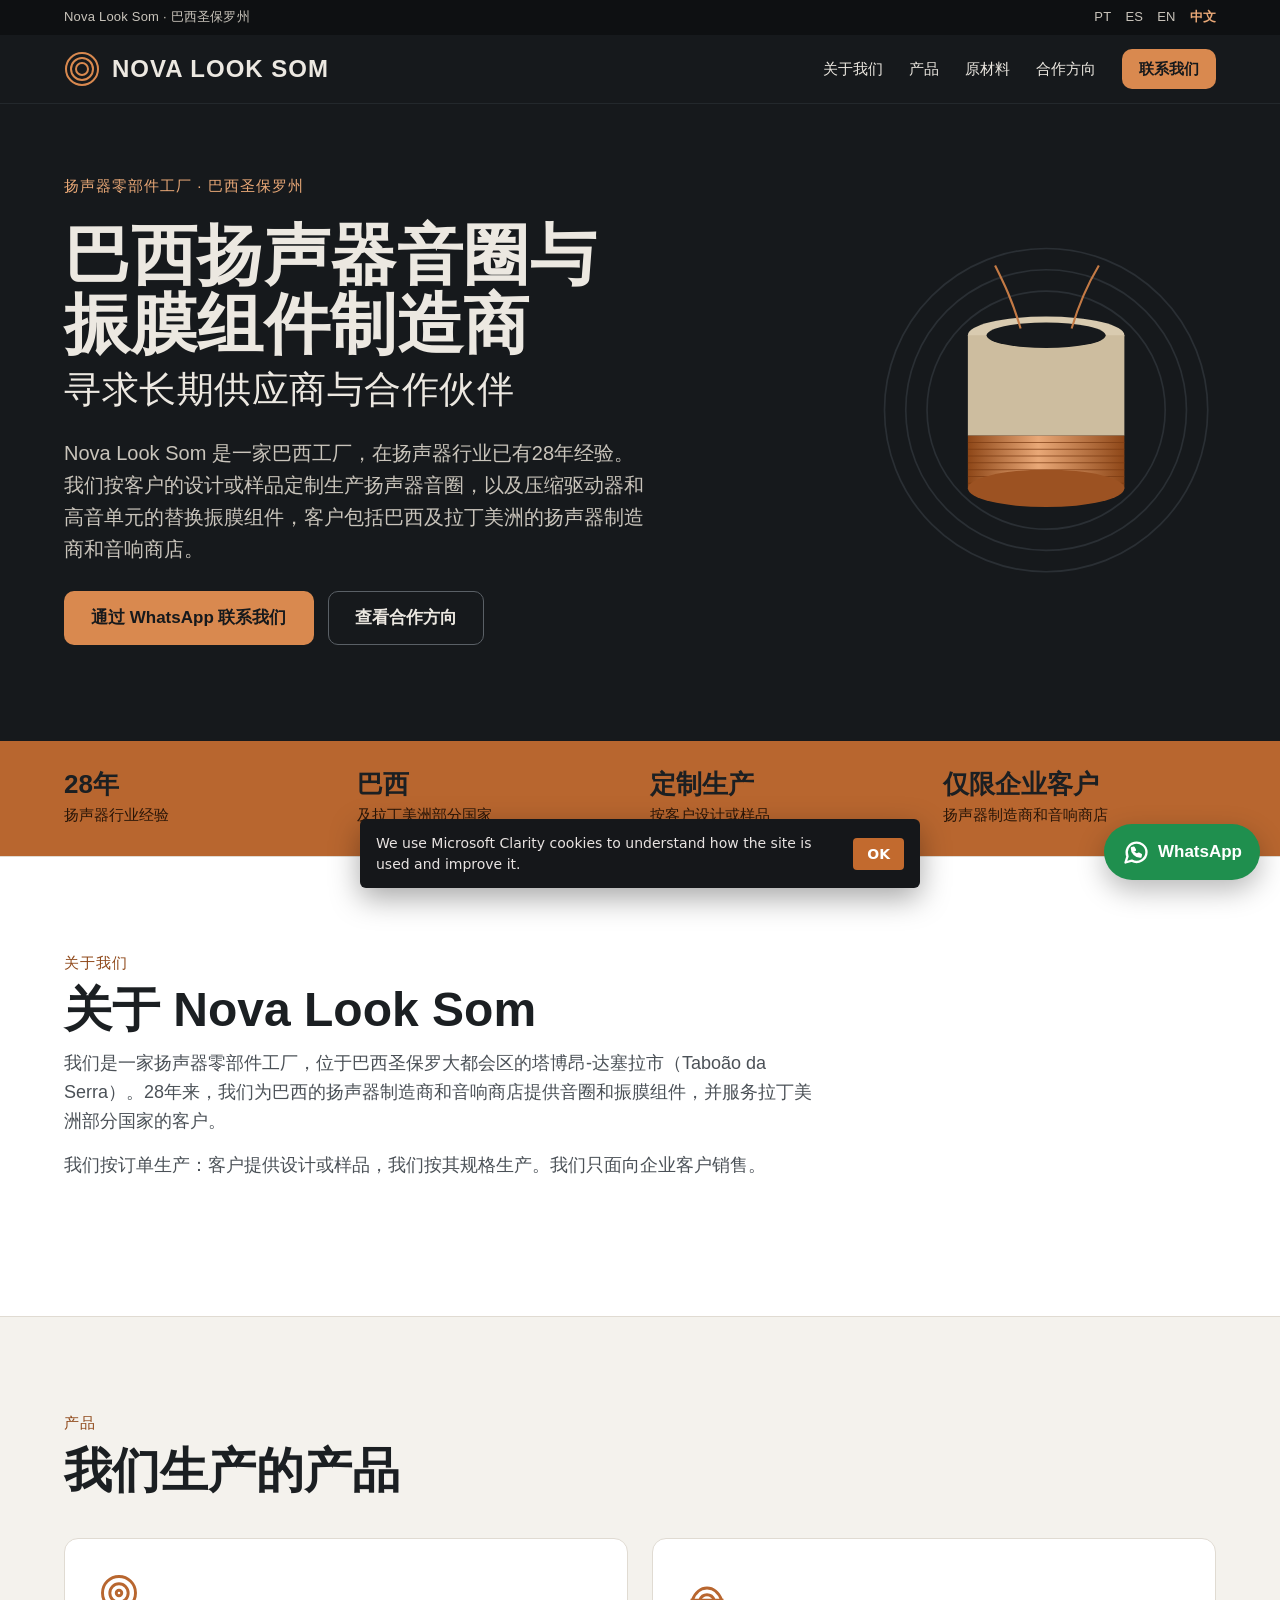
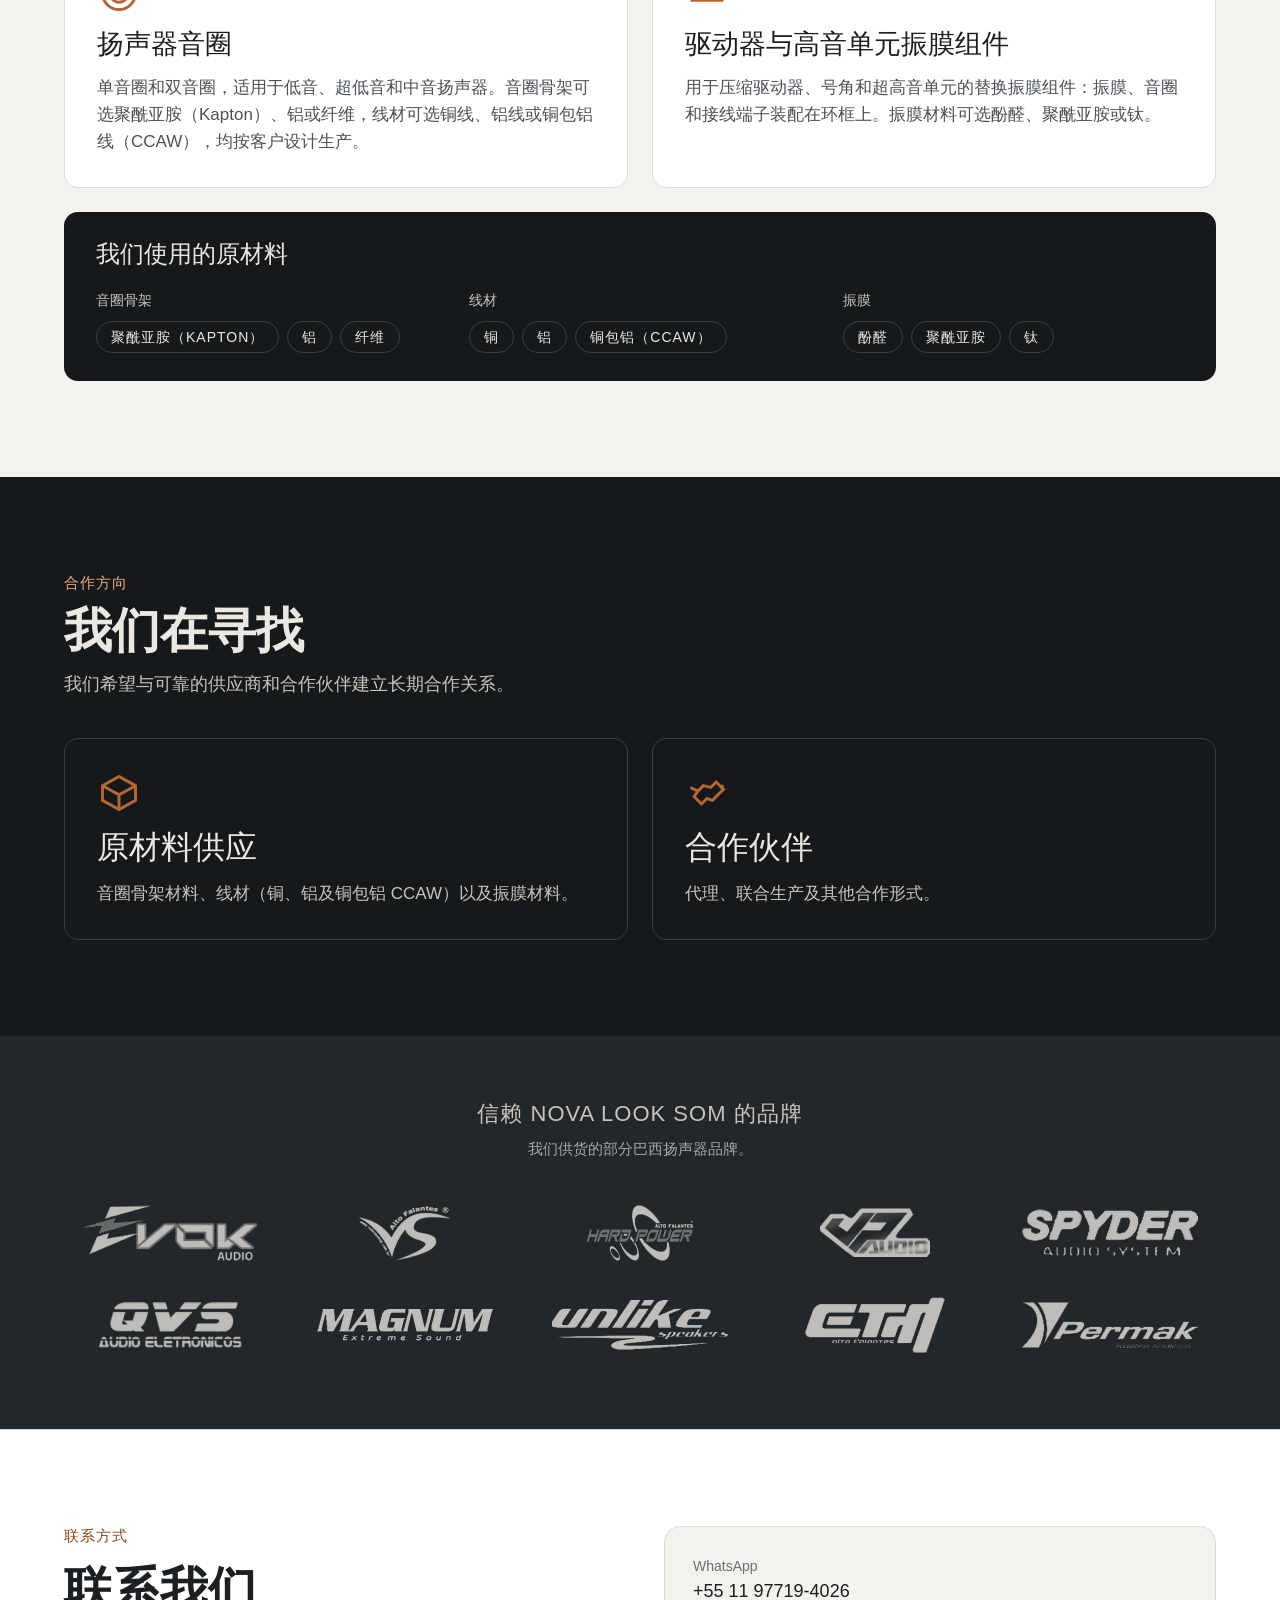
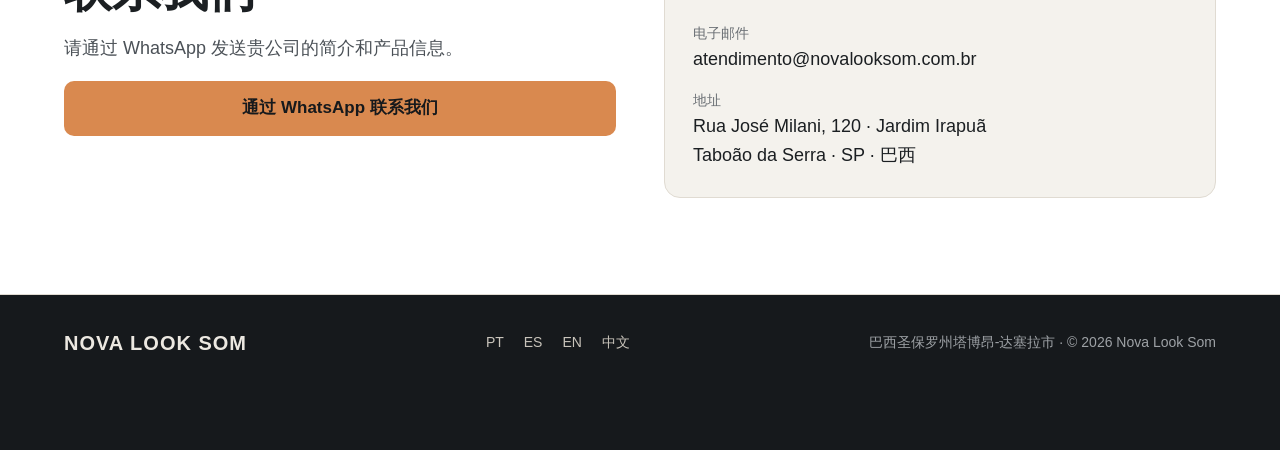
<file: zh/index.html>
<!doctype html>
<html lang="zh-CN">
<head>
  <meta charset="utf-8">
  <meta name="viewport" content="width=device-width, initial-scale=1">
  <title>Nova Look Som | 巴西扬声器音圈与振膜组件制造商</title>
  <meta name="description" content="Nova Look Som 是一家巴西工厂，在扬声器行业拥有28年经验，按客户设计定制生产音圈以及驱动器和高音单元的替换振膜组件。诚邀供应商与合作伙伴。">
  <link rel="canonical" href="https://www.novalooksom.com.br/zh/">
  <meta name="theme-color" content="#16191C">

  <meta property="og:type" content="website">
  <meta property="og:locale" content="zh_CN">
  <meta property="og:title" content="Nova Look Som | 巴西扬声器音圈与振膜组件制造商">
  <meta property="og:description" content="Nova Look Som 是一家巴西工厂，在扬声器行业拥有28年经验，按客户设计定制生产音圈以及驱动器和高音单元的替换振膜组件。诚邀供应商与合作伙伴。">
  <meta property="og:url" content="https://www.novalooksom.com.br/zh/">

  <link rel="icon" href="../favicon.ico" sizes="48x48">
  <link rel="icon" href="../assets/img/favicon.svg" type="image/svg+xml">
  <link rel="icon" href="../assets/img/favicon-96.png" sizes="96x96" type="image/png">
  <link rel="icon" href="../assets/img/favicon-192.png" sizes="192x192" type="image/png">
  <link rel="apple-touch-icon" href="../assets/img/apple-touch-icon.png">
  <link rel="stylesheet" href="../assets/css/style.css">
  <style>
    /* Sem Google Fonts (bloqueado na China): fontes do sistema com caracteres chineses */
    :root { --display: "PingFang SC", "Microsoft YaHei", "Noto Sans SC", "Source Han Sans SC", "Heiti SC", sans-serif; --body: "PingFang SC", "Microsoft YaHei", "Noto Sans SC", "Source Han Sans SC", "Heiti SC", sans-serif; }
    .eyebrow, .chips li, .clients__title { letter-spacing: 1px; }
    .brand span, .footer__brand { font-family: "Arial Narrow", "Roboto Condensed", sans-serif-condensed, sans-serif; font-stretch: condensed; }
    @media (max-width: 400px) { .brand span { font-size: 19px; } }
  </style>

  <script type="application/ld+json">
  {
    "@context": "https://schema.org",
    "@type": "Organization",
    "name": "Nova Look Som",
    "url": "https://www.novalooksom.com.br/",
    "logo": "https://www.novalooksom.com.br/assets/img/favicon-512.png",
    "email": "atendimento@novalooksom.com.br",
    "telephone": "+55-11-97719-4026",
    "address": {
      "@type": "PostalAddress",
      "streetAddress": "Rua José Milani, 120 - Jardim Irapuã",
      "addressLocality": "Taboão da Serra",
      "addressRegion": "SP",
      "addressCountry": "BR"
    }
  }
  </script>
  <!-- seo:auto -->
  <meta property="og:image" content="https://www.novalooksom.com.br/assets/img/og-en.png">
  <meta property="og:image:width" content="1200">
  <meta property="og:image:height" content="630">
  <meta property="og:image:alt" content="Nova Look Som: loudspeaker voice coils and diaphragm assemblies">
  <meta name="twitter:card" content="summary_large_image">
  <!-- Cloudflare Web Analytics (sem cookies) -->
  <script type="module" src="https://static.cloudflareinsights.com/beacon.min.js" data-cf-beacon='{"token": "b05c9703646f45229eb1f90c8fb7e24c"}'></script>
  <!-- /seo:auto -->
  <!-- Microsoft Clarity: mapa de cliques e rolagem -->
  <script>(function(c,l,a,r,i,t,y){c[a]=c[a]||function(){(c[a].q=c[a].q||[]).push(arguments)};t=l.createElement(r);t.async=1;t.src="https://www.clarity.ms/tag/"+i;y=l.getElementsByTagName(r)[0];y.parentNode.insertBefore(t,y);})(window,document,"clarity","script","zf4q22u8i5");</script>
</head>
<body>

<a class="skip" href="#content">跳到正文</a>

<div class="b2b-bar b2b-bar--intl"><span>Nova Look Som · 巴西圣保罗州</span><nav class="langs" aria-label="语言"><a href="../index.html" lang="pt-BR" hreflang="pt-BR">PT</a> <a href="../es/index.html" lang="es" hreflang="es">ES</a> <a href="../en/index.html" lang="en" hreflang="en">EN</a> <a href="../zh/index.html" lang="zh-CN" aria-current="true">中文</a></nav></div>

<header class="topbar">
  <div class="wrap topbar__in">
    <a href="#top" class="brand" aria-label="Nova Look Som">
      <svg width="36" height="36" viewBox="0 0 36 36" aria-hidden="true"><g fill="none" stroke="currentColor" stroke-width="2"><circle cx="18" cy="18" r="16"/><circle cx="18" cy="18" r="11"/><circle cx="18" cy="18" r="6"/></g></svg>
      <span>NOVA LOOK SOM</span>
    </a>
    <button class="menu-btn" aria-expanded="false" aria-controls="menu" aria-label="Menu">
      <svg width="26" height="26" viewBox="0 0 24 24" fill="none" stroke="currentColor" stroke-width="2" stroke-linecap="round" aria-hidden="true"><path d="M4 7h16M4 12h16M4 17h16"/></svg>
    </button>
    <nav id="menu" class="menu" aria-label="页面导航">
      <a href="#about">关于我们</a>
      <a href="#products">产品</a>
      <a href="#materials">原材料</a>
      <a href="#partnership">合作方向</a>
      <a href="#contact" class="btn btn--copper btn--sm">联系我们</a>
    </nav>
  </div>
</header>

<main id="content">

<section id="top" class="hero">
  <div class="wrap hero__in">
    <div class="hero__text">
      <p class="eyebrow eyebrow--light">扬声器零部件工厂 · 巴西圣保罗州</p>
      <h1>巴西扬声器音圈与振膜组件制造商 <span class="h1__sub">寻求长期供应商与合作伙伴</span></h1>
      <p class="lead">Nova Look Som 是一家巴西工厂，在扬声器行业已有28年经验。我们按客户的设计或样品定制生产扬声器音圈，以及压缩驱动器和高音单元的替换振膜组件，客户包括巴西及拉丁美洲的扬声器制造商和音响商店。</p>
      <div class="actions">
        <a class="btn btn--copper btn--lg" href="https://wa.me/5511977194026?text=Ol%C3%A1%21%20Vim%20pela%20p%C3%A1gina%20em%20chin%C3%AAs%20do%20site%20da%20Nova%20Look%20Som.%20%E6%82%A8%E5%A5%BD%EF%BC%81" target="_blank" rel="noopener">通过 WhatsApp 联系我们</a>
        <a class="btn btn--outline btn--lg" href="#partnership">查看合作方向</a>
      </div>
    </div>
    <div class="hero__art" aria-hidden="true">
      <svg viewBox="0 0 400 400" class="coil-art">
        <defs>
          <linearGradient id="cu" x1="0" x2="1">
            <stop offset="0" stop-color="#8E4718"/><stop offset="0.45" stop-color="#E9A877"/><stop offset="1" stop-color="#8E4718"/>
          </linearGradient>
        </defs>
        <g fill="none" stroke="#2A2F34" stroke-width="2">
          <circle cx="200" cy="200" r="190"/><circle cx="200" cy="200" r="165"/><circle cx="200" cy="200" r="140"/>
        </g>
        <ellipse cx="200" cy="112" rx="92" ry="22" fill="#D9CBB0"/>
        <rect x="108" y="112" width="184" height="118" fill="#CDBD9F"/>
        <rect x="108" y="230" width="184" height="62" fill="url(#cu)"/>
        <g stroke="#7A3A12" stroke-width="1.2" opacity="0.7">
          <path d="M108 238h184M108 246h184M108 254h184M108 262h184M108 270h184M108 278h184M108 286h184"/>
        </g>
        <ellipse cx="200" cy="292" rx="92" ry="22" fill="#9C5222"/>
        <ellipse cx="200" cy="112" rx="70" ry="15" fill="#16191C"/>
        <path d="M170 104 C 160 70, 150 50, 140 30" stroke="#C47A45" stroke-width="2.5" fill="none"/>
        <path d="M230 104 C 240 70, 250 50, 262 30" stroke="#C47A45" stroke-width="2.5" fill="none"/>
      </svg>
    </div>
  </div>
</section>

<section class="facts" aria-label="公司概况">
  <div class="wrap facts__in">
    <div><strong>28年</strong><span>扬声器行业经验</span></div>
    <div><strong>巴西</strong><span>及拉丁美洲部分国家</span></div>
    <div><strong>定制生产</strong><span>按客户设计或样品</span></div>
    <div><strong>仅限企业客户</strong><span>扬声器制造商和音响商店</span></div>
  </div>
</section>

<section id="about" class="section section--white">
  <div class="wrap">
    <header class="section__head">
      <p class="eyebrow">关于我们</p>
      <h2>关于 Nova Look Som</h2>
      <p class="section__lead">我们是一家扬声器零部件工厂，位于巴西圣保罗大都会区的塔博昂-达塞拉市（Taboão da Serra）。28年来，我们为巴西的扬声器制造商和音响商店提供音圈和振膜组件，并服务拉丁美洲部分国家的客户。</p>
      <p class="section__lead">我们按订单生产：客户提供设计或样品，我们按其规格生产。我们只面向企业客户销售。</p>
    </header>
  </div>
</section>

<section id="products" class="section">
  <div class="wrap">
    <header class="section__head">
      <p class="eyebrow">产品</p>
      <h2>我们生产的产品</h2>
    </header>
    <div class="cards cards--2">
      <article class="card">
        <svg class="card__icon" viewBox="0 0 24 24" aria-hidden="true"><circle cx="12" cy="12" r="9"/><circle cx="12" cy="12" r="5"/><circle cx="12" cy="12" r="1.5"/></svg>
        <h3>扬声器音圈</h3>
        <p>单音圈和双音圈，适用于低音、超低音和中音扬声器。音圈骨架可选聚酰亚胺（Kapton）、铝或纤维，线材可选铜线、铝线或铜包铝线（CCAW），均按客户设计生产。</p>
      </article>
      <article class="card">
        <svg class="card__icon" viewBox="0 0 24 24" aria-hidden="true"><path d="M4 16c3-9 13-9 16 0"/><path d="M8 16c1.5-4 6.5-4 8 0"/><path d="M3 16h18"/></svg>
        <h3>驱动器与高音单元振膜组件</h3>
        <p>用于压缩驱动器、号角和超高音单元的替换振膜组件：振膜、音圈和接线端子装配在环框上。振膜材料可选酚醛、聚酰亚胺或钛。</p>
      </article>
    </div>
    <div class="materials" id="materials">
      <h3 class="materials__title">我们使用的原材料</h3>
      <div class="materials__grid">
        <div>
          <b>音圈骨架</b>
          <ul class="chips"><li>聚酰亚胺（Kapton）</li><li>铝</li><li>纤维</li></ul>
        </div>
        <div>
          <b>线材</b>
          <ul class="chips"><li>铜</li><li>铝</li><li>铜包铝（CCAW）</li></ul>
        </div>
        <div>
          <b>振膜</b>
          <ul class="chips"><li>酚醛</li><li>聚酰亚胺</li><li>钛</li></ul>
        </div>
      </div>
    </div>
  </div>
</section>

<section id="partnership" class="section section--dark">
  <div class="wrap">
    <header class="section__head">
      <p class="eyebrow eyebrow--light">合作方向</p>
      <h2>我们在寻找</h2>
      <p class="section__lead section__lead--light">我们希望与可靠的供应商和合作伙伴建立长期合作关系。</p>
    </header>
    <div class="cards cards--2">
      <div class="card card--line">
        <svg class="card__icon" viewBox="0 0 24 24" aria-hidden="true"><path d="M3 8l9-5 9 5v8l-9 5-9-5z"/><path d="M3 8l9 5 9-5"/><path d="M12 13v8"/></svg>
        <h3>原材料供应</h3>
        <p>音圈骨架材料、线材（铜、铝及铜包铝 CCAW）以及振膜材料。</p>
      </div>
      <div class="card card--line">
        <svg class="card__icon" viewBox="0 0 24 24" aria-hidden="true"><path d="M7 11l3-3 4 1 3-3 4 4-6 6-3-1-3 3-4-4z"/><path d="M3 9l4 2"/><path d="M21 8l-2 1"/></svg>
        <h3>合作伙伴</h3>
        <p>代理、联合生产及其他合作形式。</p>
      </div>
    </div>
  </div>
</section>

<section class="clients" aria-labelledby="clients-title">
  <div class="wrap">
    <h2 id="clients-title" class="clients__title">信赖 Nova Look Som 的品牌</h2>
    <p class="clients__lead">我们供货的部分巴西扬声器品牌。</p>
    <ul class="clients__grid">
      <li><img src="../assets/img/clientes/evok-audio.png" alt="Evok Audio" width="200" height="80" loading="lazy"></li>
      <li><img src="../assets/img/clientes/vs-alto-falantes.png" alt="VS Alto Falantes" width="200" height="80" loading="lazy"></li>
      <li><img src="../assets/img/clientes/hard-power.png" alt="Hard Power Alto Falantes" width="200" height="80" loading="lazy"></li>
      <li><img src="../assets/img/clientes/jp-audio.png" alt="JP Audio" width="200" height="80" loading="lazy"></li>
      <li><img src="../assets/img/clientes/spyder-audio-system.png" alt="Spyder Audio System" width="200" height="80" loading="lazy"></li>
      <li><img src="../assets/img/clientes/qvs-audio.png" alt="QVS Áudio Eletrônicos" width="200" height="80" loading="lazy"></li>
      <li><img src="../assets/img/clientes/magnum-extreme-sound.png" alt="Magnum Extreme Sound" width="200" height="80" loading="lazy"></li>
      <li><img src="../assets/img/clientes/unlike-speakers.png" alt="Unlike Speakers" width="200" height="80" loading="lazy"></li>
      <li><img src="../assets/img/clientes/etm-alto-falantes.png" alt="ETM Alto Falantes" width="200" height="80" loading="lazy"></li>
      <li><img src="../assets/img/clientes/permak.png" alt="Permak Acessórios Automotivos" width="200" height="80" loading="lazy"></li>
    </ul>
  </div>
</section>

<section id="contact" class="section section--white">
  <div class="wrap split split--top">
    <div class="split__text">
      <p class="eyebrow">联系方式</p>
      <h2>联系我们</h2>
      <p class="section__lead">请通过 WhatsApp 发送贵公司的简介和产品信息。</p>
      <a class="btn btn--copper btn--lg" href="https://wa.me/5511977194026?text=Ol%C3%A1%21%20Vim%20pela%20p%C3%A1gina%20em%20chin%C3%AAs%20do%20site%20da%20Nova%20Look%20Som.%20%E6%82%A8%E5%A5%BD%EF%BC%81" target="_blank" rel="noopener">通过 WhatsApp 联系我们</a>
    </div>
    <ul class="contact contact--box">
      <li><b>WhatsApp</b><a href="https://wa.me/5511977194026?text=Ol%C3%A1%21%20Vim%20pela%20p%C3%A1gina%20em%20chin%C3%AAs%20do%20site%20da%20Nova%20Look%20Som.%20%E6%82%A8%E5%A5%BD%EF%BC%81" target="_blank" rel="noopener">+55 11 97719-4026</a></li>
      <li><b>电子邮件</b><a href="mailto:atendimento@novalooksom.com.br?subject=%E5%90%88%E4%BD%9C%E5%92%A8%E8%AF%A2%20-%20Nova%20Look%20Som">atendimento@novalooksom.com.br</a></li>
      <li><b>地址</b><a href="https://www.google.com/maps/search/?api=1&amp;query=Rua+Jos%C3%A9+Milani%2C+120+-+Jardim+Irapu%C3%A3%2C+Tabo%C3%A3o+da+Serra+-+SP" target="_blank" rel="noopener">Rua José Milani, 120 · Jardim Irapuã<br>Taboão da Serra · SP · 巴西</a></li>
    </ul>
  </div>
</section>

</main>

<footer class="footer">
  <div class="wrap footer__in">
    <span class="footer__brand">NOVA LOOK SOM</span>
    <nav class="footer__nav" aria-label="语言"><a href="../index.html" lang="pt-BR" hreflang="pt-BR">PT</a> <a href="../es/index.html" lang="es" hreflang="es">ES</a> <a href="../en/index.html" lang="en" hreflang="en">EN</a> <a href="../zh/index.html" lang="zh-CN" aria-current="true">中文</a></nav>
    <span>巴西圣保罗州塔博昂-达塞拉市 · © <span id="ano">2026</span> Nova Look Som</span>
  </div>
</footer>

<a class="wa-float" href="https://wa.me/5511977194026?text=Ol%C3%A1%21%20Vim%20pela%20p%C3%A1gina%20em%20chin%C3%AAs%20do%20site%20da%20Nova%20Look%20Som.%20%E6%82%A8%E5%A5%BD%EF%BC%81" target="_blank" rel="noopener" aria-label="WhatsApp">
  <svg width="28" height="28" viewBox="0 0 24 24" fill="none" stroke="currentColor" stroke-width="2" stroke-linecap="round" stroke-linejoin="round" aria-hidden="true"><path d="M21 12a8.5 8.5 0 0 1-12.6 7.4L3 21l1.7-5.2A8.5 8.5 0 1 1 21 12z"/><path d="M9 10.5c.5 2 2 3.5 4 4l1.2-1.1 2 1-.4 1.6c-3.7.2-7.5-3.5-7.3-7.3l1.6-.4 1 2z"/></svg>
  <span>WhatsApp</span>
</a>

<script src="../assets/js/main.js"></script>
<div id="aviso-cookies" style="display:none;position:fixed;left:12px;right:12px;bottom:12px;z-index:200;max-width:560px;margin:0 auto;padding:14px 16px;background:#15171a;color:#e8e3e1;font:14px/1.45 system-ui,sans-serif;border-radius:6px;box-shadow:0 10px 30px rgba(0,0,0,.35);gap:12px;align-items:center"><span id="aviso-cookies-txt"></span><button type="button" style="flex:none;padding:8px 14px;border:0;border-radius:4px;background:#c26a2e;color:#fff;font:600 14px system-ui,sans-serif;cursor:pointer">OK</button></div>
<script>(function(){var k='nls-aviso-cookies',el=document.getElementById('aviso-cookies');try{if(localStorage.getItem(k))return}catch(e){}var l=(document.documentElement.lang||'pt').slice(0,2),t={pt:'Usamos cookies do Microsoft Clarity para entender como o site é usado e melhorá-lo. Não guardamos o que você digita no formulário.',es:'Usamos cookies de Microsoft Clarity para entender cómo se usa el sitio y mejorarlo. No guardamos lo que escribe en el formulario.',en:'We use Microsoft Clarity cookies to understand how the site is used and improve it.'};document.getElementById('aviso-cookies-txt').textContent=t[l]||t.en;el.style.display="flex";el.querySelector('button').onclick=function(){el.style.display="none";try{localStorage.setItem(k,'1')}catch(e){}};})();</script>
</body>
</html>
</file>
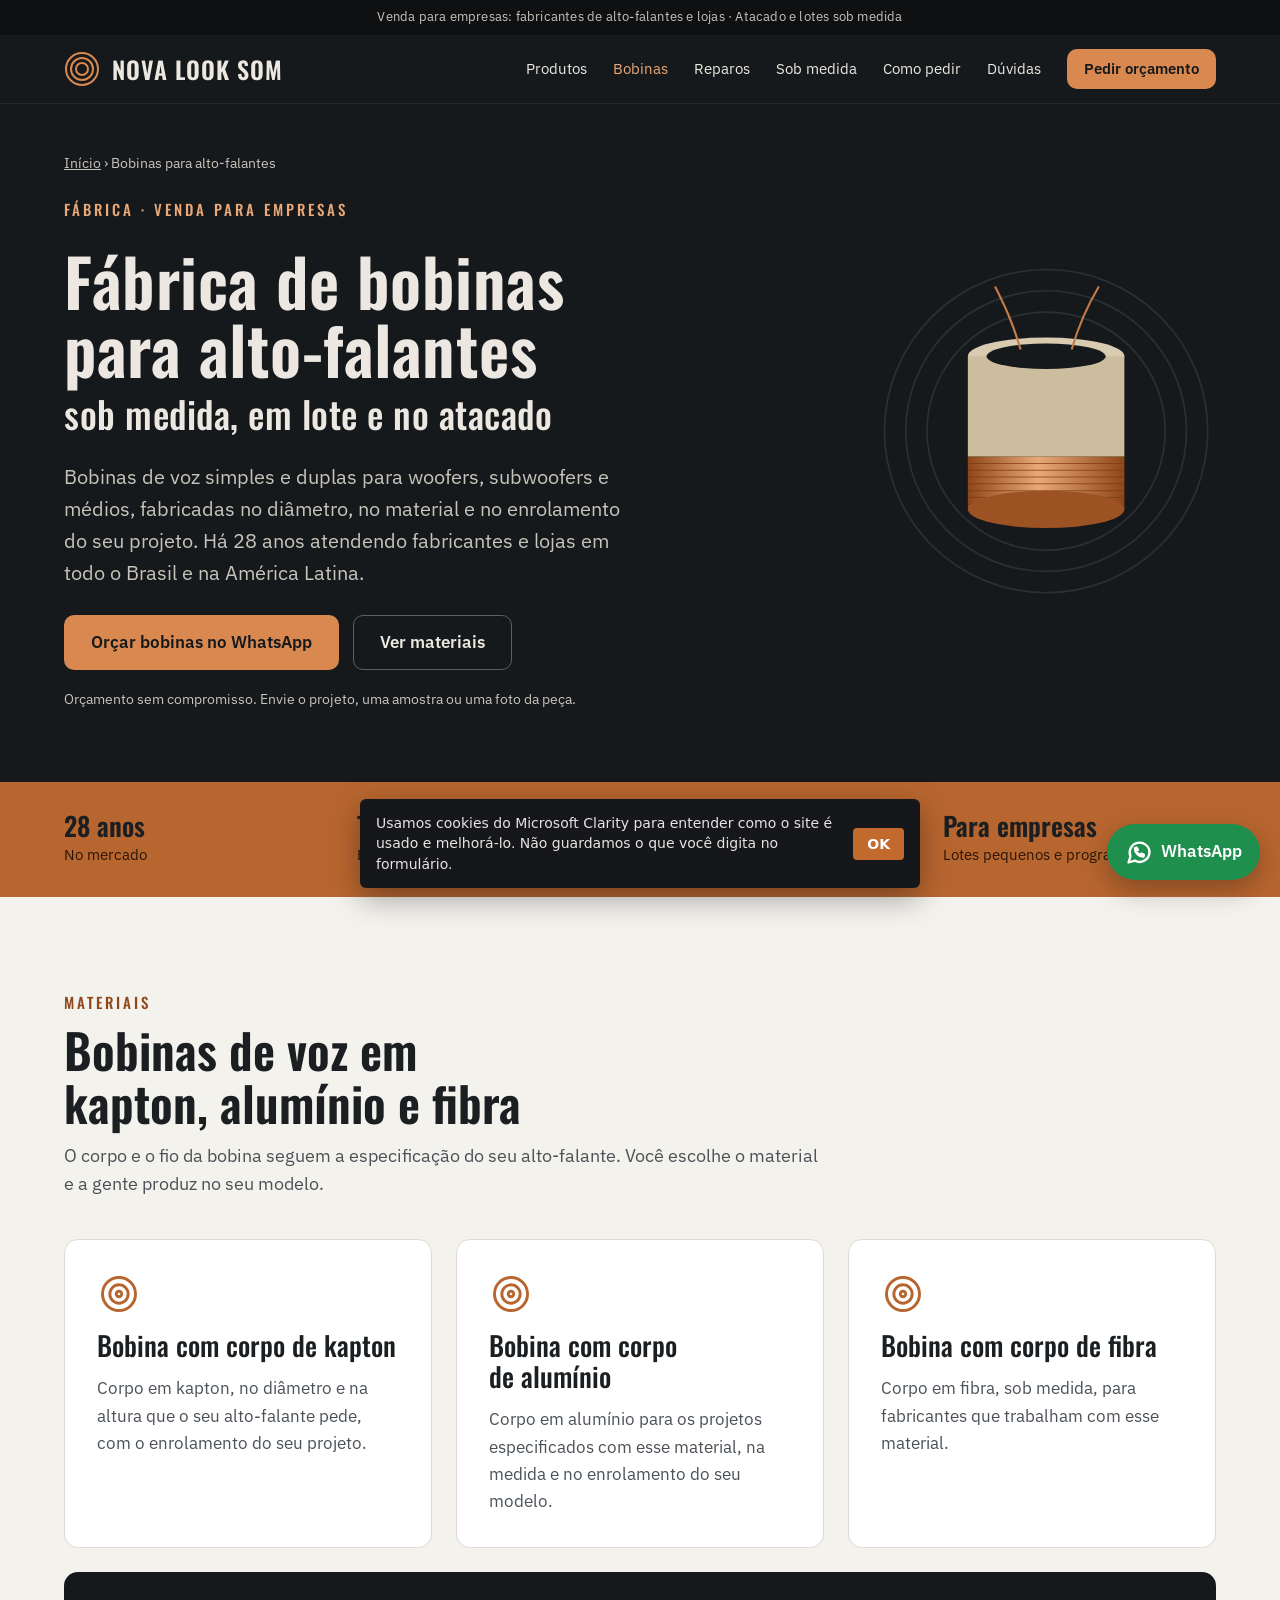
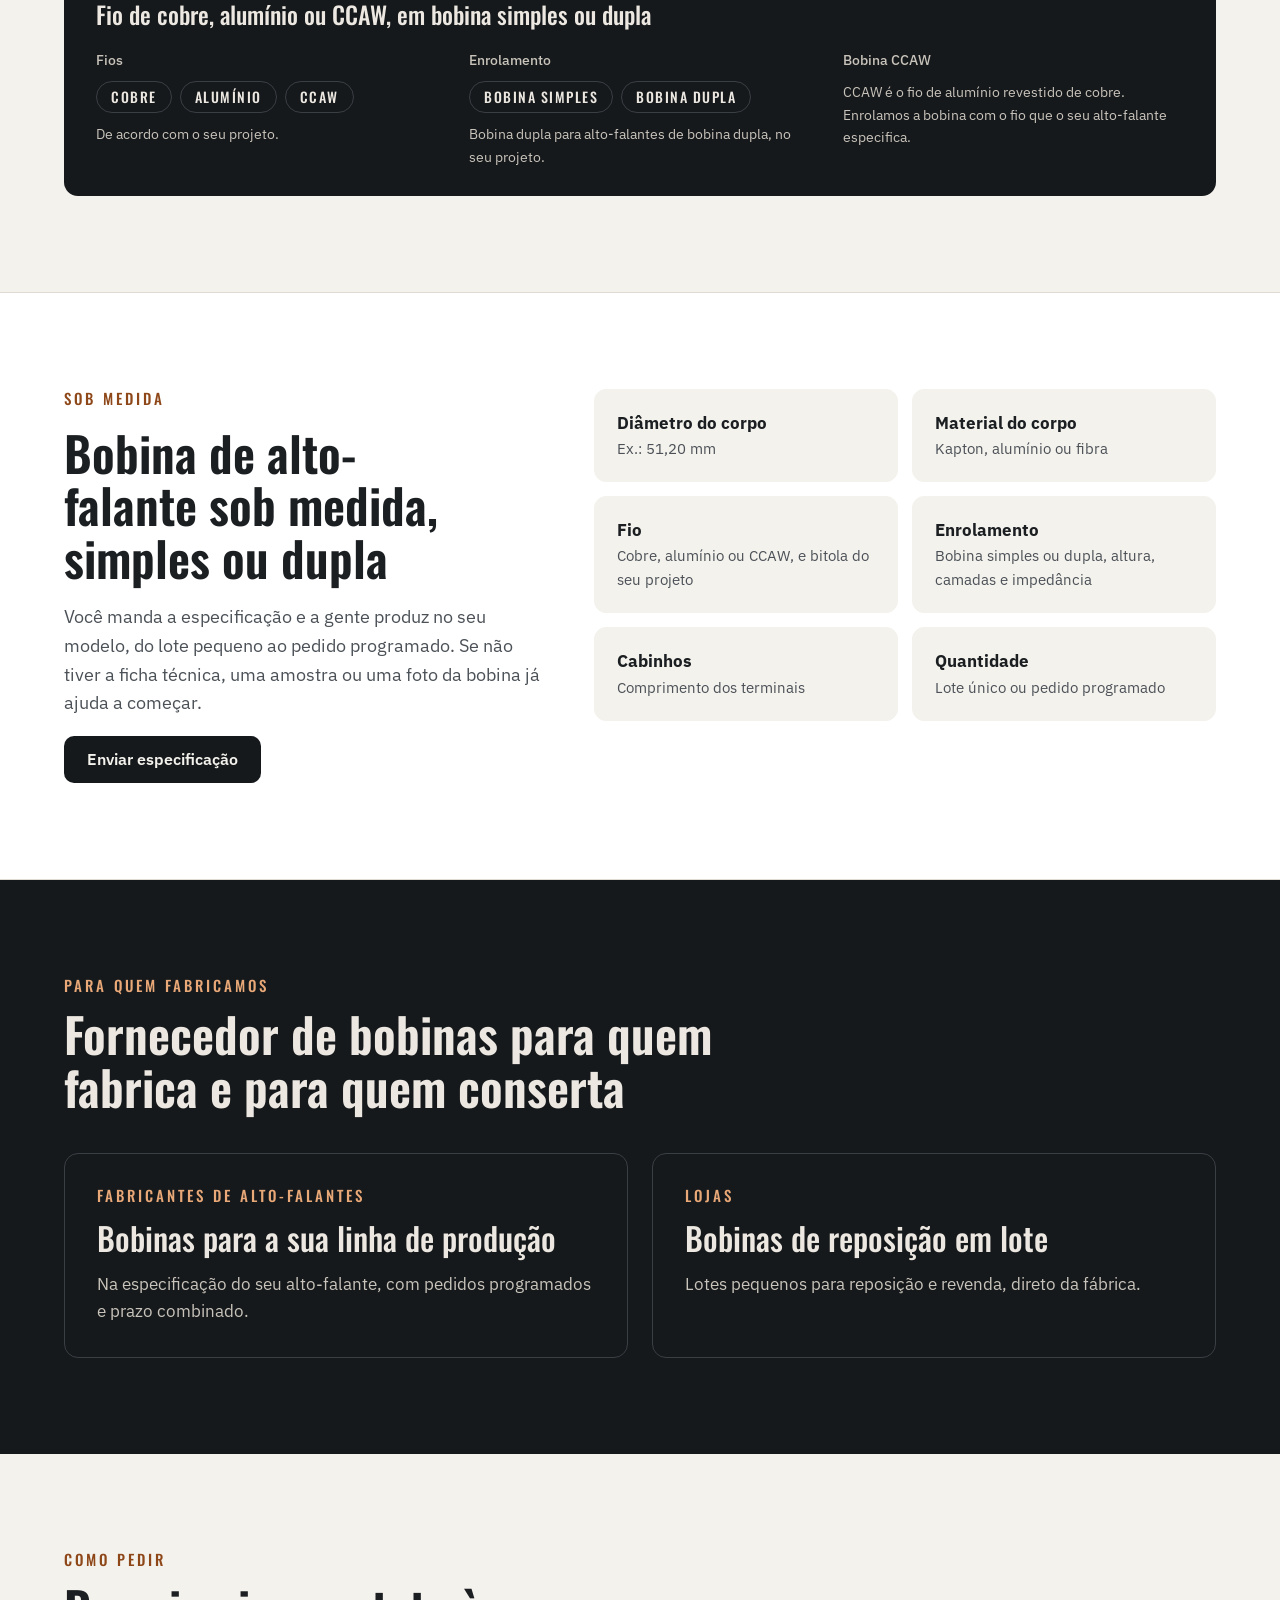
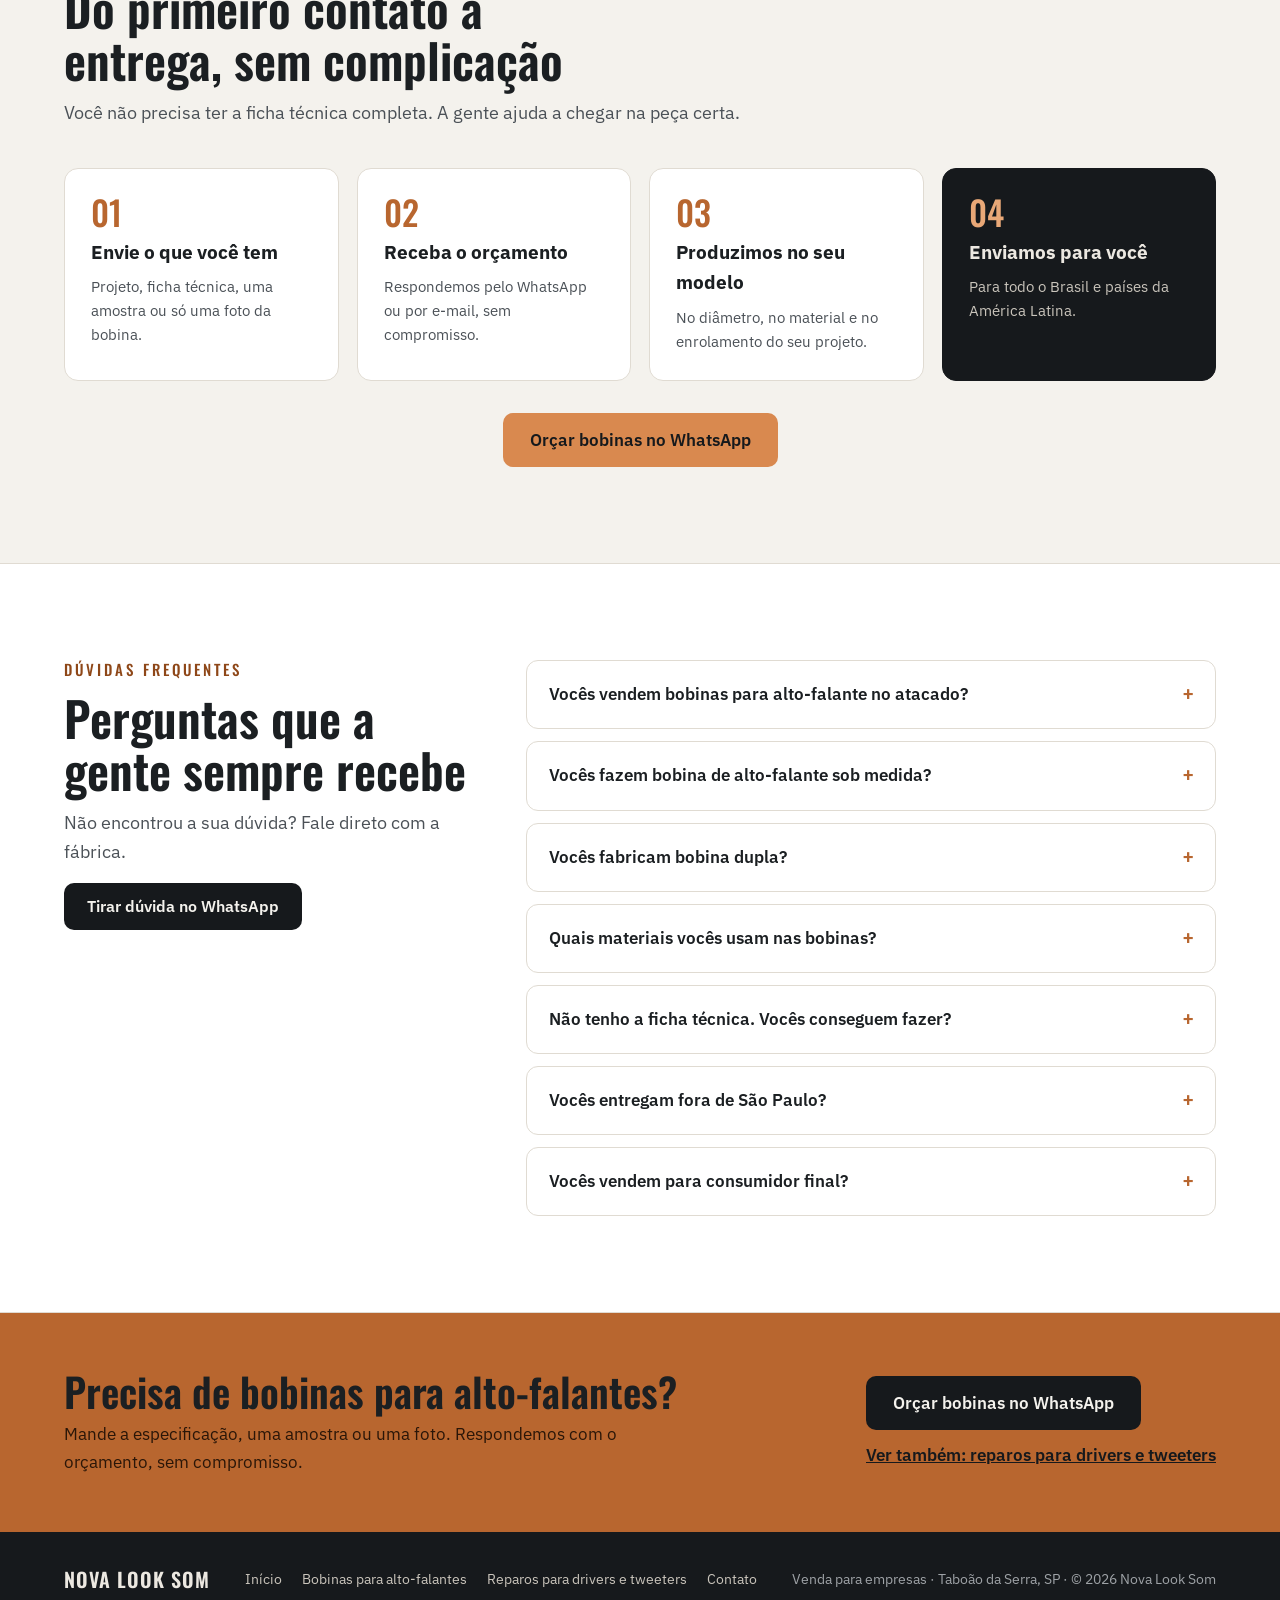
<file: bobinas-para-alto-falantes.html>
<!doctype html>
<html lang="pt-BR">
<head>
  <meta charset="utf-8">
  <meta name="viewport" content="width=device-width, initial-scale=1">
  <title>Bobinas para Alto-Falantes no Atacado e Sob Medida | Nova Look Som</title>
  <meta name="description" content="Fábrica de bobinas para alto-falantes: corpo de kapton, alumínio ou fibra e fio de cobre, alumínio ou CCAW. Sob medida, em lote, para empresas de todo o Brasil.">
  <link rel="canonical" href="https://www.novalooksom.com.br/bobinas-para-alto-falantes.html">
  <link rel="alternate" hreflang="pt-BR" href="https://www.novalooksom.com.br/bobinas-para-alto-falantes.html">
  <link rel="alternate" hreflang="es" href="https://www.novalooksom.com.br/es/bobinas-para-parlantes.html">
  <link rel="alternate" hreflang="x-default" href="https://www.novalooksom.com.br/bobinas-para-alto-falantes.html">
  <meta name="theme-color" content="#16191C">

  <!-- Compartilhamento (WhatsApp, Facebook, LinkedIn) -->
  <meta property="og:type" content="website">
  <meta property="og:locale" content="pt_BR">
  <meta property="og:title" content="Bobinas para Alto-Falantes no Atacado e Sob Medida | Nova Look Som">
  <meta property="og:description" content="Fábrica de bobinas para alto-falantes: corpo de kapton, alumínio ou fibra e fio de cobre, alumínio ou CCAW. Sob medida, em lote, para empresas de todo o Brasil.">
  <meta property="og:url" content="https://www.novalooksom.com.br/bobinas-para-alto-falantes.html">

  <link rel="icon" href="favicon.ico" sizes="48x48">
  <link rel="icon" href="assets/img/favicon.svg" type="image/svg+xml">
  <link rel="icon" href="assets/img/favicon-96.png" sizes="96x96" type="image/png">
  <link rel="icon" href="assets/img/favicon-192.png" sizes="192x192" type="image/png">
  <link rel="apple-touch-icon" href="assets/img/apple-touch-icon.png">
  <link rel="preconnect" href="https://fonts.googleapis.com">
  <link rel="preconnect" href="https://fonts.gstatic.com" crossorigin>
  <link rel="stylesheet" href="https://fonts.googleapis.com/css2?family=IBM+Plex+Sans:wght@400;500;600&family=Oswald:wght@500;600&display=swap">
  <link rel="stylesheet" href="assets/css/style.css">

  <!-- Caminho da página para o Google -->
  <script type="application/ld+json">
  {
    "@context": "https://schema.org",
    "@type": "BreadcrumbList",
    "itemListElement": [
      { "@type": "ListItem", "position": 1, "name": "Início", "item": "https://www.novalooksom.com.br/" },
      { "@type": "ListItem", "position": 2, "name": "Bobinas para alto-falantes", "item": "https://www.novalooksom.com.br/bobinas-para-alto-falantes.html" }
    ]
  }
  </script>
  <!-- seo:auto -->
  <meta property="og:image" content="https://www.novalooksom.com.br/assets/img/og-pt.png?v=2">
  <meta property="og:image:width" content="1200">
  <meta property="og:image:height" content="630">
  <meta property="og:image:alt" content="Nova Look Som: bobinas para alto-falantes e reparos para drivers e tweeters">
  <meta name="twitter:card" content="summary_large_image">
  <script type="application/ld+json">
  {
    "@context": "https://schema.org",
    "@type": "FAQPage",
    "url": "https://www.novalooksom.com.br/bobinas-para-alto-falantes.html",
    "mainEntity": [
      {
        "@type": "Question",
        "name": "Vocês vendem bobinas para alto-falante no atacado?",
        "acceptedAnswer": {
          "@type": "Answer",
          "text": "Sim. Vendemos para empresas: fabricantes de alto-falantes e lojas, em lotes pequenos ou em pedidos programados."
        }
      },
      {
        "@type": "Question",
        "name": "Vocês fazem bobina de alto-falante sob medida?",
        "acceptedAnswer": {
          "@type": "Answer",
          "text": "Sim, é o nosso trabalho principal. Envie o diâmetro, o material do corpo, o fio, os dados do enrolamento e a quantidade. Se não tiver tudo, mande uma foto da bobina e a gente ajuda."
        }
      },
      {
        "@type": "Question",
        "name": "Vocês fabricam bobina dupla?",
        "acceptedAnswer": {
          "@type": "Answer",
          "text": "Sim. Fabricamos bobinas simples e bobinas duplas para alto-falantes de bobina dupla, no diâmetro, no material e no enrolamento do seu projeto."
        }
      },
      {
        "@type": "Question",
        "name": "Quais materiais vocês usam nas bobinas?",
        "acceptedAnswer": {
          "@type": "Answer",
          "text": "Corpo em kapton, alumínio ou fibra, e fio de cobre, alumínio ou CCAW, de acordo com o seu projeto."
        }
      },
      {
        "@type": "Question",
        "name": "Não tenho a ficha técnica. Vocês conseguem fazer?",
        "acceptedAnswer": {
          "@type": "Answer",
          "text": "Sim. Envie uma amostra ou uma foto da bobina e a gente ajuda a chegar no modelo certo."
        }
      },
      {
        "@type": "Question",
        "name": "Vocês entregam fora de São Paulo?",
        "acceptedAnswer": {
          "@type": "Answer",
          "text": "Sim. Atendemos clientes em todos os estados do Brasil e em alguns países da América Latina."
        }
      },
      {
        "@type": "Question",
        "name": "Vocês vendem para consumidor final?",
        "acceptedAnswer": {
          "@type": "Answer",
          "text": "Não. A Nova Look Som vende para empresas: fabricantes de alto-falantes e lojas. Se você precisa consertar o seu som, procure uma loja de som da sua região."
        }
      }
    ]
  }
  </script>
  <script type="application/ld+json">
  {
    "@context": "https://schema.org",
    "@type": "Service",
    "name": "Fabricação de bobinas para alto-falantes",
    "serviceType": "Bobinas de voz para alto-falantes sob medida",
    "description": "Bobinas de voz simples e duplas para woofers, subwoofers e médios, com corpo de kapton, alumínio ou fibra e fio de cobre, alumínio ou CCAW, no projeto ou na amostra do cliente. Venda para empresas.",
    "url": "https://www.novalooksom.com.br/bobinas-para-alto-falantes.html",
    "provider": {
      "@type": "Organization",
      "@id": "https://www.novalooksom.com.br/#empresa",
      "name": "Nova Look Som",
      "url": "https://www.novalooksom.com.br/"
    },
    "areaServed": [
      {
        "@type": "Country",
        "name": "Brasil"
      },
      {
        "@type": "Place",
        "name": "América Latina"
      }
    ],
    "audience": {
      "@type": "BusinessAudience",
      "audienceType": "Fabricantes de alto-falantes e lojas"
    }
  }
  </script>
  <!-- Cloudflare Web Analytics (sem cookies) -->
  <script type="module" src="https://static.cloudflareinsights.com/beacon.min.js" data-cf-beacon='{"token": "b05c9703646f45229eb1f90c8fb7e24c"}'></script>
  <!-- /seo:auto -->
  <!-- Microsoft Clarity: mapa de cliques e rolagem -->
  <script>(function(c,l,a,r,i,t,y){c[a]=c[a]||function(){(c[a].q=c[a].q||[]).push(arguments)};t=l.createElement(r);t.async=1;t.src="https://www.clarity.ms/tag/"+i;y=l.getElementsByTagName(r)[0];y.parentNode.insertBefore(t,y);})(window,document,"clarity","script","zf4q22u8i5");</script>
</head>
<body>

<a class="skip" href="#conteudo">Pular para o conteúdo</a>

<p class="b2b-bar">Venda para empresas<span class="b2b-bar__who">: fabricantes de alto-falantes e lojas</span><span class="b2b-bar__more"> · Atacado e lotes sob medida</span></p>

<header class="topbar">
  <div class="wrap topbar__in">
    <a href="index.html" class="brand" aria-label="Nova Look Som, início">
      <svg width="36" height="36" viewBox="0 0 36 36" aria-hidden="true"><g fill="none" stroke="currentColor" stroke-width="2"><circle cx="18" cy="18" r="16"/><circle cx="18" cy="18" r="11"/><circle cx="18" cy="18" r="6"/></g></svg>
      <span>NOVA LOOK SOM</span>
    </a>
    <button class="menu-btn" aria-expanded="false" aria-controls="menu" aria-label="Abrir menu">
      <svg width="26" height="26" viewBox="0 0 24 24" fill="none" stroke="currentColor" stroke-width="2" stroke-linecap="round" aria-hidden="true"><path d="M4 7h16M4 12h16M4 17h16"/></svg>
    </button>
    <nav id="menu" class="menu" aria-label="Seções do site">
      <a href="index.html#produtos">Produtos</a>
      <a href="bobinas-para-alto-falantes.html" aria-current="page">Bobinas</a>
      <a href="reparos-para-drivers-e-tweeters.html">Reparos</a>
      <a href="index.html#sob-medida">Sob medida</a>
      <a href="#como-pedir">Como pedir</a>
      <a href="#perguntas">Dúvidas</a>
      <a href="index.html#contato" class="btn btn--copper btn--sm">Pedir orçamento</a>
    </nav>
  </div>
</header>

<main id="conteudo">

<!-- ===================== TOPO ===================== -->
<section class="hero hero--page">
  <div class="wrap hero__in">
    <div class="hero__text">
      <nav class="crumbs" aria-label="Você está em"><a href="index.html">Início</a> <span aria-hidden="true">›</span> <span>Bobinas para alto-falantes</span></nav>
      <p class="eyebrow eyebrow--light">Fábrica · Venda para empresas</p>
      <h1>Fábrica de bobinas para alto-falantes <span class="h1__sub">sob medida, em lote e no atacado</span></h1>
      <p class="lead">Bobinas de voz simples e duplas para woofers, subwoofers e médios, fabricadas no diâmetro, no material e no enrolamento do seu projeto. Há 28 anos atendendo fabricantes e lojas em todo o Brasil e na América Latina.</p>
      <div class="actions">
        <a class="btn btn--copper btn--lg" href="https://wa.me/5511977194026?text=Ol%C3%A1%2C%20vim%20pelo%20site%20e%20gostaria%20de%20um%20or%C3%A7amento%20de%20bobinas%20para%20alto-falantes." target="_blank" rel="noopener">Orçar bobinas no WhatsApp</a>
        <a class="btn btn--outline btn--lg" href="#materiais">Ver materiais</a>
      </div>
      <p class="hero__note">Orçamento sem compromisso. Envie o projeto, uma amostra ou uma foto da peça.</p>
    </div>
    <div class="hero__art" aria-hidden="true">
      <svg viewBox="0 0 400 400" class="coil-art">
        <defs>
          <linearGradient id="cu" x1="0" x2="1">
            <stop offset="0" stop-color="#8E4718"/><stop offset="0.45" stop-color="#E9A877"/><stop offset="1" stop-color="#8E4718"/>
          </linearGradient>
        </defs>
        <g fill="none" stroke="#2A2F34" stroke-width="2">
          <circle cx="200" cy="200" r="190"/><circle cx="200" cy="200" r="165"/><circle cx="200" cy="200" r="140"/>
        </g>
        <ellipse cx="200" cy="112" rx="92" ry="22" fill="#D9CBB0"/>
        <rect x="108" y="112" width="184" height="118" fill="#CDBD9F"/>
        <rect x="108" y="230" width="184" height="62" fill="url(#cu)"/>
        <g stroke="#7A3A12" stroke-width="1.2" opacity="0.7">
          <path d="M108 238h184M108 246h184M108 254h184M108 262h184M108 270h184M108 278h184M108 286h184"/>
        </g>
        <ellipse cx="200" cy="292" rx="92" ry="22" fill="#9C5222"/>
        <ellipse cx="200" cy="112" rx="70" ry="15" fill="#16191C"/>
        <path d="M170 104 C 160 70, 150 50, 140 30" stroke="#C47A45" stroke-width="2.5" fill="none"/>
        <path d="M230 104 C 240 70, 250 50, 262 30" stroke="#C47A45" stroke-width="2.5" fill="none"/>
      </svg>
    </div>
  </div>
</section>

<section class="facts" aria-label="Destaques">
  <div class="wrap facts__in">
    <div><strong>28 anos</strong><span>No mercado</span></div>
    <div><strong>Todo o Brasil</strong><span>E países da América Latina</span></div>
    <div><strong>Sob medida</strong><span>No projeto ou na amostra</span></div>
    <div><strong>Para empresas</strong><span>Lotes pequenos e programados</span></div>
  </div>
</section>

<!-- ===================== MATERIAIS ===================== -->
<section id="materiais" class="section">
  <div class="wrap">
    <header class="section__head">
      <p class="eyebrow">Materiais</p>
      <h2>Bobinas de voz em kapton, alumínio e fibra</h2>
      <p class="section__lead">O corpo e o fio da bobina seguem a especificação do seu alto-falante. Você escolhe o material e a gente produz no seu modelo.</p>
    </header>
    <div class="cards cards--3">
      <article class="card">
        <svg class="card__icon" viewBox="0 0 24 24" aria-hidden="true"><circle cx="12" cy="12" r="9"/><circle cx="12" cy="12" r="5"/><circle cx="12" cy="12" r="1.5"/></svg>
        <h3>Bobina com corpo de kapton</h3>
        <p>Corpo em kapton, no diâmetro e na altura que o seu alto-falante pede, com o enrolamento do seu projeto.</p>
      </article>
      <article class="card">
        <svg class="card__icon" viewBox="0 0 24 24" aria-hidden="true"><circle cx="12" cy="12" r="9"/><circle cx="12" cy="12" r="5"/><circle cx="12" cy="12" r="1.5"/></svg>
        <h3>Bobina com corpo de alumínio</h3>
        <p>Corpo em alumínio para os projetos especificados com esse material, na medida e no enrolamento do seu modelo.</p>
      </article>
      <article class="card">
        <svg class="card__icon" viewBox="0 0 24 24" aria-hidden="true"><circle cx="12" cy="12" r="9"/><circle cx="12" cy="12" r="5"/><circle cx="12" cy="12" r="1.5"/></svg>
        <h3>Bobina com corpo de fibra</h3>
        <p>Corpo em fibra, sob medida, para fabricantes que trabalham com esse material.</p>
      </article>
    </div>
    <div class="materials">
      <h3 class="materials__title">Fio de cobre, alumínio ou CCAW, em bobina simples ou dupla</h3>
      <div class="materials__grid">
        <div>
          <b>Fios</b>
          <ul class="chips"><li>Cobre</li><li>Alumínio</li><li>CCAW</li></ul>
          <span>De acordo com o seu projeto.</span>
        </div>
        <div>
          <b>Enrolamento</b>
          <ul class="chips"><li>Bobina simples</li><li>Bobina dupla</li></ul>
          <span>Bobina dupla para alto-falantes de bobina dupla, no seu projeto.</span>
        </div>
        <div>
          <b>Bobina CCAW</b>
          <span>CCAW é o fio de alumínio revestido de cobre. Enrolamos a bobina com o fio que o seu alto-falante especifica.</span>
        </div>
      </div>
    </div>
  </div>
</section>

<!-- ===================== SOB MEDIDA ===================== -->
<section id="sob-medida" class="section section--white">
  <div class="wrap split split--top">
    <div class="split__text">
      <p class="eyebrow">Sob medida</p>
      <h2>Bobina de alto-falante sob medida, simples ou dupla</h2>
      <p class="section__lead">Você manda a especificação e a gente produz no seu modelo, do lote pequeno ao pedido programado. Se não tiver a ficha técnica, uma amostra ou uma foto da bobina já ajuda a começar.</p>
      <a class="btn btn--dark" href="https://wa.me/5511977194026?text=Ol%C3%A1%2C%20vim%20pelo%20site%20e%20quero%20enviar%20a%20especifica%C3%A7%C3%A3o%20de%20uma%20bobina." target="_blank" rel="noopener">Enviar especificação</a>
    </div>
    <div class="specs">
      <div><b>Diâmetro do corpo</b><span>Ex.: 51,20 mm</span></div>
      <div><b>Material do corpo</b><span>Kapton, alumínio ou fibra</span></div>
      <div><b>Fio</b><span>Cobre, alumínio ou CCAW, e bitola do seu projeto</span></div>
      <div><b>Enrolamento</b><span>Bobina simples ou dupla, altura, camadas e impedância</span></div>
      <div><b>Cabinhos</b><span>Comprimento dos terminais</span></div>
      <div><b>Quantidade</b><span>Lote único ou pedido programado</span></div>
    </div>
  </div>
</section>

<!-- ===================== PARA QUEM ===================== -->
<section class="section section--dark" aria-label="Para quem">
  <div class="wrap">
    <header class="section__head">
      <p class="eyebrow eyebrow--light">Para quem fabricamos</p>
      <h2>Fornecedor de bobinas para quem fabrica e para quem conserta</h2>
    </header>
    <div class="cards cards--2">
      <div class="card card--line">
        <p class="eyebrow eyebrow--light">Fabricantes de alto-falantes</p>
        <h3>Bobinas para a sua linha de produção</h3>
        <p>Na especificação do seu alto-falante, com pedidos programados e prazo combinado.</p>
      </div>
      <div class="card card--line">
        <p class="eyebrow eyebrow--light">Lojas</p>
        <h3>Bobinas de reposição em lote</h3>
        <p>Lotes pequenos para reposição e revenda, direto da fábrica.</p>
      </div>
    </div>
  </div>
</section>

<!-- ===================== COMO PEDIR ===================== -->
<section id="como-pedir" class="section">
  <div class="wrap">
    <header class="section__head">
      <p class="eyebrow">Como pedir</p>
      <h2>Do primeiro contato à entrega, sem complicação</h2>
      <p class="section__lead">Você não precisa ter a ficha técnica completa. A gente ajuda a chegar na peça certa.</p>
    </header>
    <ol class="steps">
      <li><span class="steps__n">01</span><b>Envie o que você tem</b><span>Projeto, ficha técnica, uma amostra ou só uma foto da bobina.</span></li>
      <li><span class="steps__n">02</span><b>Receba o orçamento</b><span>Respondemos pelo WhatsApp ou por e-mail, sem compromisso.</span></li>
      <li><span class="steps__n">03</span><b>Produzimos no seu modelo</b><span>No diâmetro, no material e no enrolamento do seu projeto.</span></li>
      <li class="steps__hl"><span class="steps__n">04</span><b>Enviamos para você</b><span>Para todo o Brasil e países da América Latina.</span></li>
    </ol>
    <div class="steps__cta">
      <a class="btn btn--copper btn--lg" href="https://wa.me/5511977194026?text=Ol%C3%A1%2C%20vim%20pelo%20site%20e%20gostaria%20de%20um%20or%C3%A7amento%20de%20bobinas%20para%20alto-falantes." target="_blank" rel="noopener">Orçar bobinas no WhatsApp</a>
    </div>
  </div>
</section>

<!-- ===================== PERGUNTAS ===================== -->
<section id="perguntas" class="section section--white">
  <div class="wrap faq">
    <header class="section__head faq__head">
      <p class="eyebrow">Dúvidas frequentes</p>
      <h2>Perguntas que a gente sempre recebe</h2>
      <p class="section__lead">Não encontrou a sua dúvida? Fale direto com a fábrica.</p>
      <a class="btn btn--dark" href="https://wa.me/5511977194026?text=Ol%C3%A1%2C%20vim%20pela%20p%C3%A1gina%20de%20bobinas%20e%20tenho%20uma%20d%C3%BAvida." target="_blank" rel="noopener">Tirar dúvida no WhatsApp</a>
    </header>
    <div class="faq__list">
      <details>
        <summary>Vocês vendem bobinas para alto-falante no atacado?</summary>
        <p>Sim. Vendemos para empresas: fabricantes de alto-falantes e lojas, em lotes pequenos ou em pedidos programados.</p>
      </details>
      <details>
        <summary>Vocês fazem bobina de alto-falante sob medida?</summary>
        <p>Sim, é o nosso trabalho principal. Envie o diâmetro, o material do corpo, o fio, os dados do enrolamento e a quantidade. Se não tiver tudo, mande uma foto da bobina e a gente ajuda.</p>
      </details>
      <details>
        <summary>Vocês fabricam bobina dupla?</summary>
        <p>Sim. Fabricamos bobinas simples e bobinas duplas para alto-falantes de bobina dupla, no diâmetro, no material e no enrolamento do seu projeto.</p>
      </details>
      <details>
        <summary>Quais materiais vocês usam nas bobinas?</summary>
        <p>Corpo em kapton, alumínio ou fibra, e fio de cobre, alumínio ou CCAW, de acordo com o seu projeto.</p>
      </details>
      <details>
        <summary>Não tenho a ficha técnica. Vocês conseguem fazer?</summary>
        <p>Sim. Envie uma amostra ou uma foto da bobina e a gente ajuda a chegar no modelo certo.</p>
      </details>
      <details>
        <summary>Vocês entregam fora de São Paulo?</summary>
        <p>Sim. Atendemos clientes em todos os estados do Brasil e em alguns países da América Latina.</p>
      </details>
      <details>
        <summary>Vocês vendem para consumidor final?</summary>
        <p>Não. A Nova Look Som vende para empresas: fabricantes de alto-falantes e lojas. Se você precisa consertar o seu som, procure uma loja de som da sua região.</p>
      </details>
    </div>
  </div>
</section>

<!-- ===================== CHAMADA FINAL ===================== -->
<section class="cta-band">
  <div class="wrap cta-band__in">
    <div>
      <h2>Precisa de bobinas para alto-falantes?</h2>
      <p>Mande a especificação, uma amostra ou uma foto. Respondemos com o orçamento, sem compromisso.</p>
    </div>
    <div class="cta-band__actions">
      <a class="btn btn--copper btn--lg" href="https://wa.me/5511977194026?text=Ol%C3%A1%2C%20vim%20pelo%20site%20e%20gostaria%20de%20um%20or%C3%A7amento%20de%20bobinas%20para%20alto-falantes." target="_blank" rel="noopener">Orçar bobinas no WhatsApp</a>
      <a class="link-arrow" href="reparos-para-drivers-e-tweeters.html">Ver também: reparos para drivers e tweeters</a>
    </div>
  </div>
</section>

</main>

<footer class="footer">
  <div class="wrap footer__in">
    <span class="footer__brand">NOVA LOOK SOM</span>
    <nav class="footer__nav" aria-label="Páginas do site">
      <a href="index.html">Início</a>
      <a href="bobinas-para-alto-falantes.html">Bobinas para alto-falantes</a>
      <a href="reparos-para-drivers-e-tweeters.html">Reparos para drivers e tweeters</a>
      <a href="index.html#contato">Contato</a>
    </nav>
    <span>Venda para empresas · Taboão da Serra, SP · © <span id="ano">2026</span> Nova Look Som</span>
  </div>
</footer>

<a class="wa-float" href="https://wa.me/5511977194026?text=Ol%C3%A1%2C%20vim%20pela%20p%C3%A1gina%20de%20bobinas%20do%20site." target="_blank" rel="noopener" aria-label="Conversar no WhatsApp">
  <svg width="28" height="28" viewBox="0 0 24 24" fill="none" stroke="currentColor" stroke-width="2" stroke-linecap="round" stroke-linejoin="round" aria-hidden="true"><path d="M21 12a8.5 8.5 0 0 1-12.6 7.4L3 21l1.7-5.2A8.5 8.5 0 1 1 21 12z"/><path d="M9 10.5c.5 2 2 3.5 4 4l1.2-1.1 2 1-.4 1.6c-3.7.2-7.5-3.5-7.3-7.3l1.6-.4 1 2z"/></svg>
  <span>WhatsApp</span>
</a>

<script src="assets/js/main.js"></script>
<div id="aviso-cookies" style="display:none;position:fixed;left:12px;right:12px;bottom:12px;z-index:200;max-width:560px;margin:0 auto;padding:14px 16px;background:#15171a;color:#e8e3e1;font:14px/1.45 system-ui,sans-serif;border-radius:6px;box-shadow:0 10px 30px rgba(0,0,0,.35);gap:12px;align-items:center"><span id="aviso-cookies-txt"></span><button type="button" style="flex:none;padding:8px 14px;border:0;border-radius:4px;background:#c26a2e;color:#fff;font:600 14px system-ui,sans-serif;cursor:pointer">OK</button></div>
<script>(function(){var k='nls-aviso-cookies',el=document.getElementById('aviso-cookies');try{if(localStorage.getItem(k))return}catch(e){}var l=(document.documentElement.lang||'pt').slice(0,2),t={pt:'Usamos cookies do Microsoft Clarity para entender como o site é usado e melhorá-lo. Não guardamos o que você digita no formulário.',es:'Usamos cookies de Microsoft Clarity para entender cómo se usa el sitio y mejorarlo. No guardamos lo que escribe en el formulario.',en:'We use Microsoft Clarity cookies to understand how the site is used and improve it.'};document.getElementById('aviso-cookies-txt').textContent=t[l]||t.en;el.style.display="flex";el.querySelector('button').onclick=function(){el.style.display="none";try{localStorage.setItem(k,'1')}catch(e){}};})();</script>
</body>
</html>
</file>
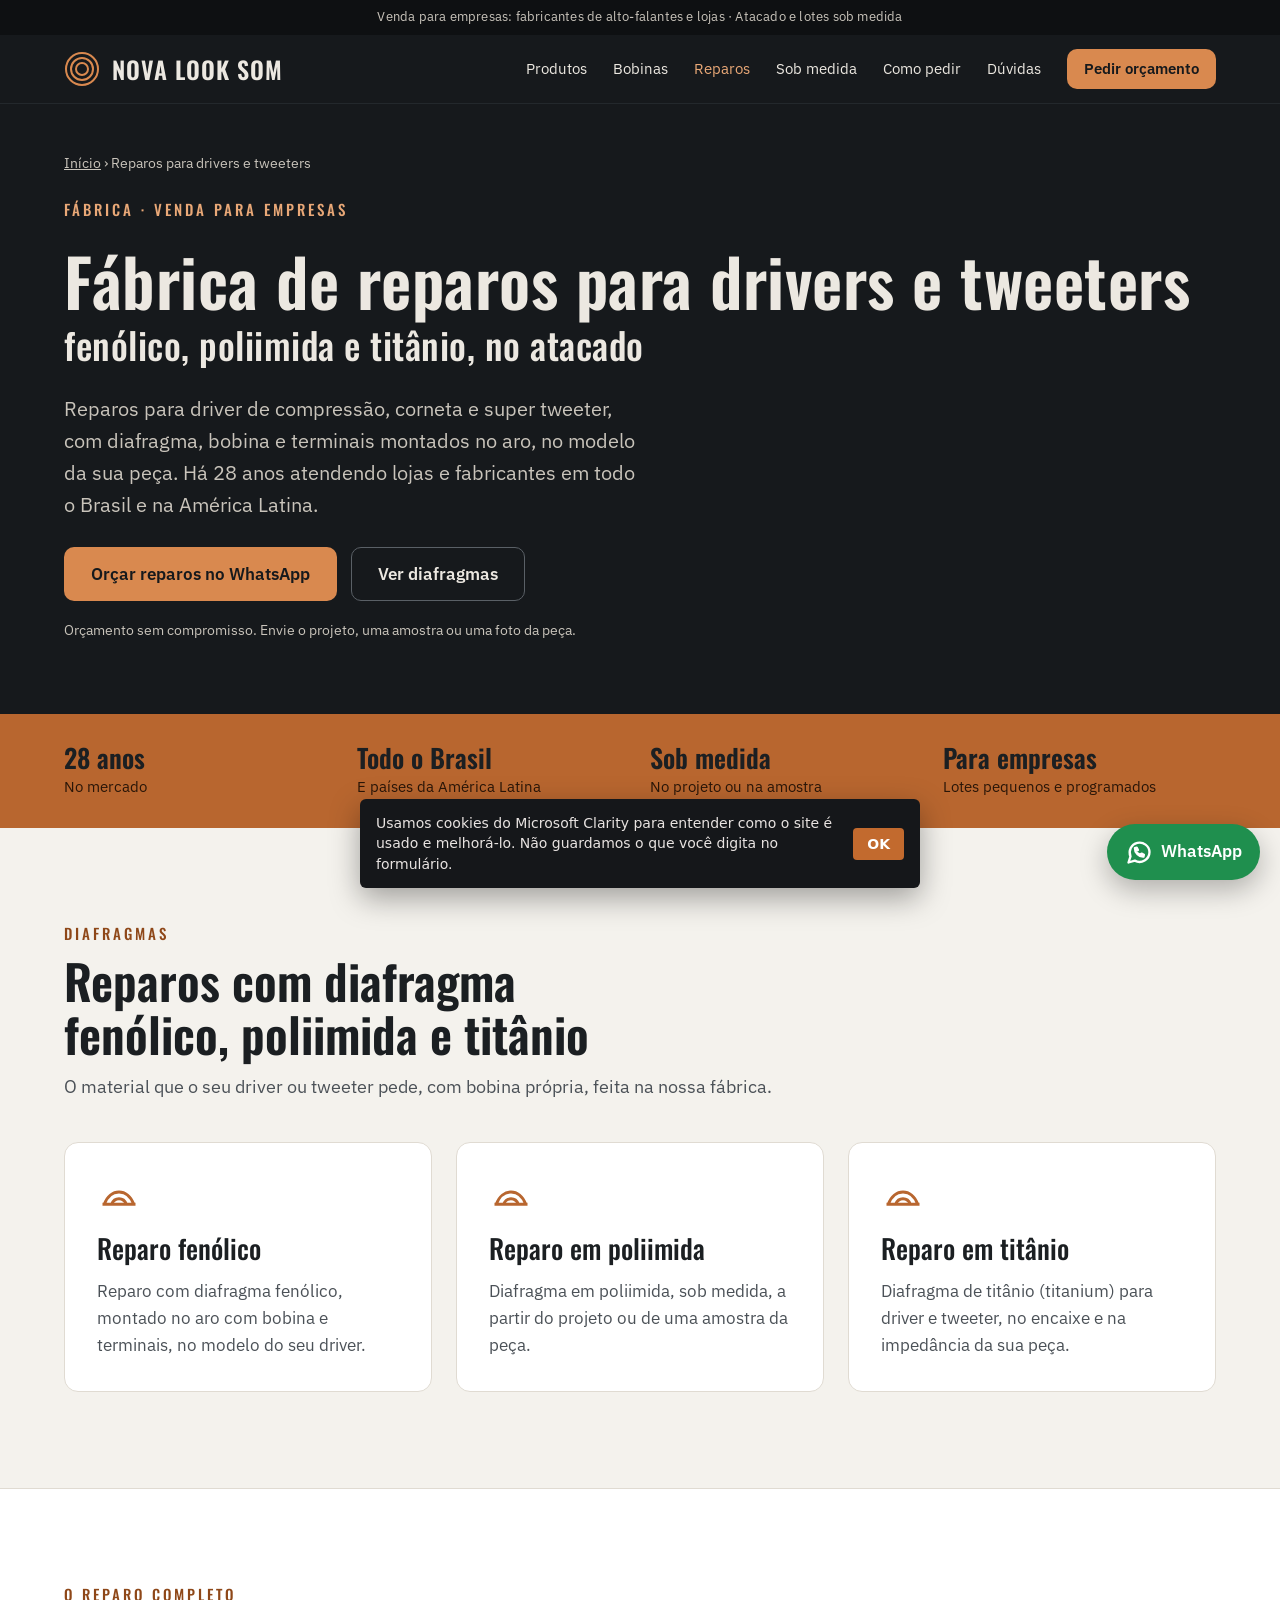
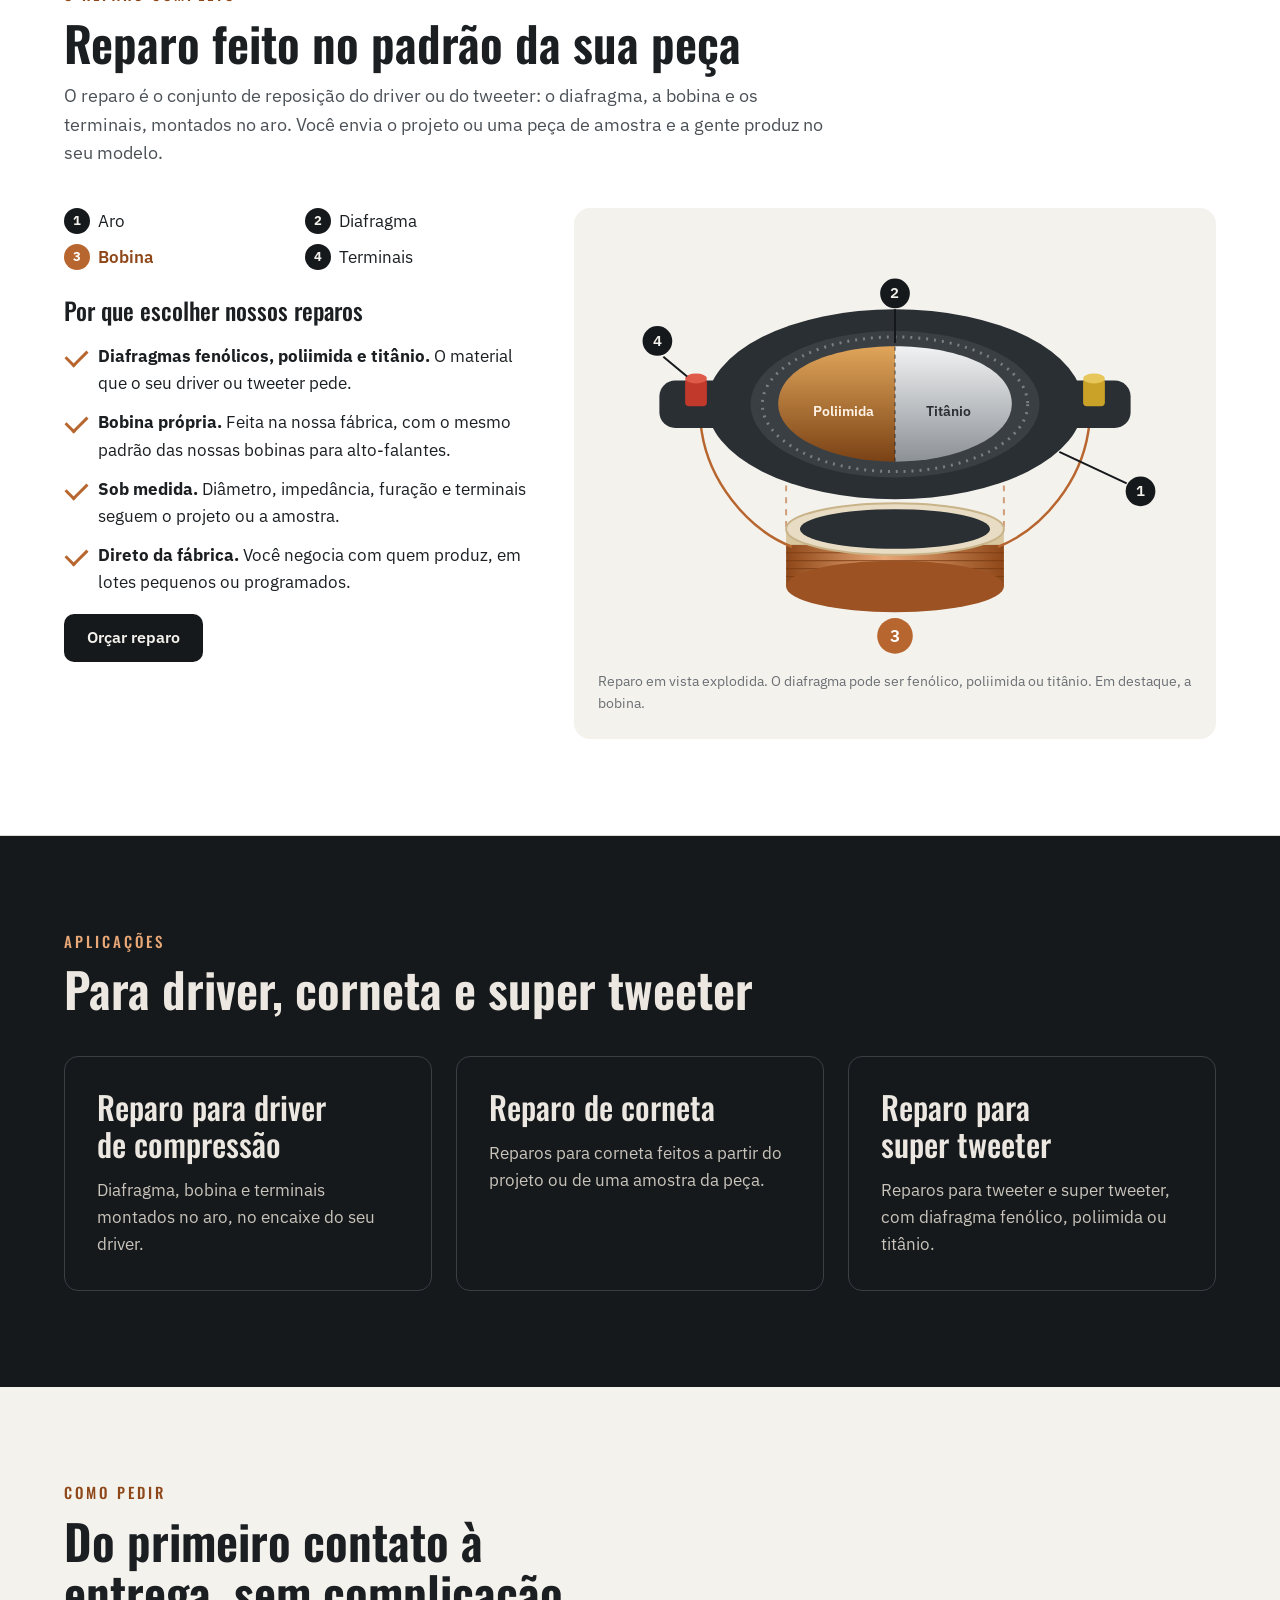
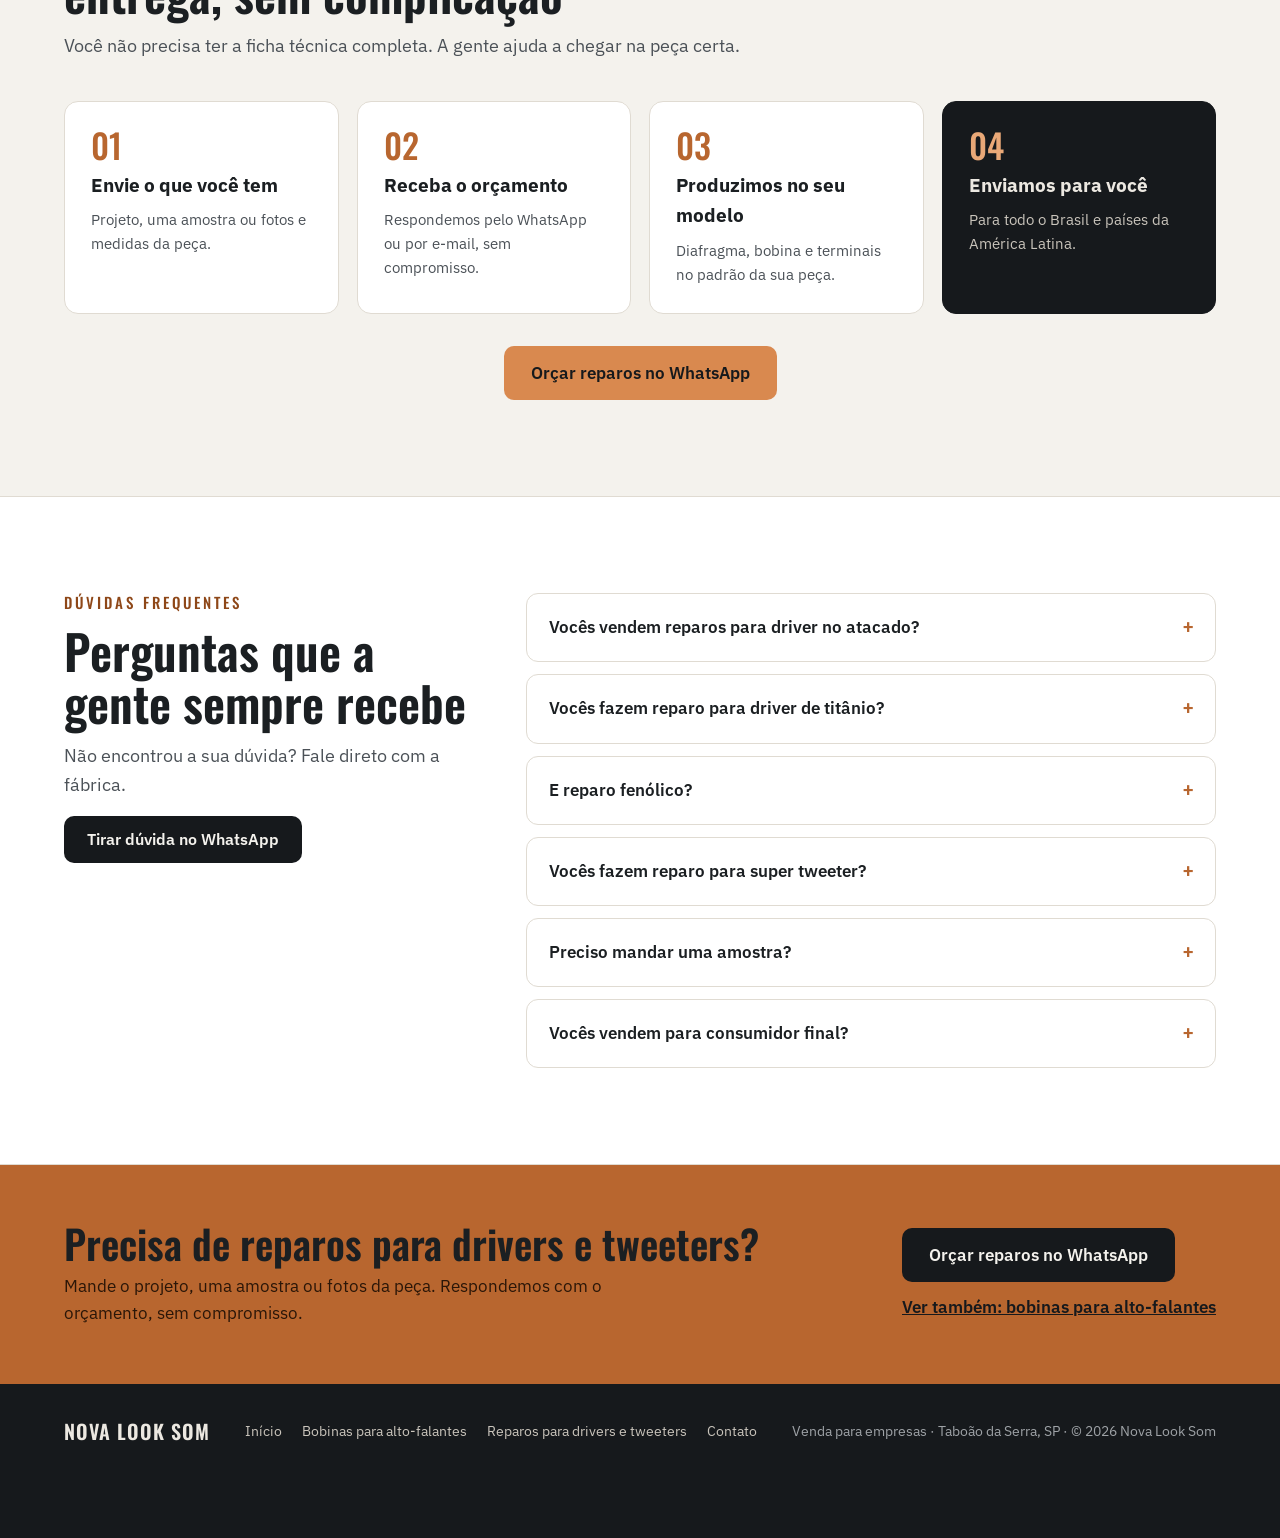
<file: reparos-para-drivers-e-tweeters.html>
<!doctype html>
<html lang="pt-BR">
<head>
  <meta charset="utf-8">
  <meta name="viewport" content="width=device-width, initial-scale=1">
  <title>Reparos para Drivers e Tweeters no Atacado | Nova Look Som</title>
  <meta name="description" content="Fábrica de reparos para driver, corneta e super tweeter, com diafragma fenólico, poliimida ou titânio. Sob medida, em lote, para empresas de todo o Brasil.">
  <link rel="canonical" href="https://www.novalooksom.com.br/reparos-para-drivers-e-tweeters.html">
  <link rel="alternate" hreflang="pt-BR" href="https://www.novalooksom.com.br/reparos-para-drivers-e-tweeters.html">
  <link rel="alternate" hreflang="es" href="https://www.novalooksom.com.br/es/repuestos-para-drivers-y-tweeters.html">
  <link rel="alternate" hreflang="x-default" href="https://www.novalooksom.com.br/reparos-para-drivers-e-tweeters.html">
  <meta name="theme-color" content="#16191C">

  <!-- Compartilhamento (WhatsApp, Facebook, LinkedIn) -->
  <meta property="og:type" content="website">
  <meta property="og:locale" content="pt_BR">
  <meta property="og:title" content="Reparos para Drivers e Tweeters no Atacado | Nova Look Som">
  <meta property="og:description" content="Fábrica de reparos para driver, corneta e super tweeter, com diafragma fenólico, poliimida ou titânio. Sob medida, em lote, para empresas de todo o Brasil.">
  <meta property="og:url" content="https://www.novalooksom.com.br/reparos-para-drivers-e-tweeters.html">

  <link rel="icon" href="favicon.ico" sizes="48x48">
  <link rel="icon" href="assets/img/favicon.svg" type="image/svg+xml">
  <link rel="icon" href="assets/img/favicon-96.png" sizes="96x96" type="image/png">
  <link rel="icon" href="assets/img/favicon-192.png" sizes="192x192" type="image/png">
  <link rel="apple-touch-icon" href="assets/img/apple-touch-icon.png">
  <link rel="preconnect" href="https://fonts.googleapis.com">
  <link rel="preconnect" href="https://fonts.gstatic.com" crossorigin>
  <link rel="stylesheet" href="https://fonts.googleapis.com/css2?family=IBM+Plex+Sans:wght@400;500;600&family=Oswald:wght@500;600&display=swap">
  <link rel="stylesheet" href="assets/css/style.css">

  <!-- Caminho da página para o Google -->
  <script type="application/ld+json">
  {
    "@context": "https://schema.org",
    "@type": "BreadcrumbList",
    "itemListElement": [
      { "@type": "ListItem", "position": 1, "name": "Início", "item": "https://www.novalooksom.com.br/" },
      { "@type": "ListItem", "position": 2, "name": "Reparos para drivers e tweeters", "item": "https://www.novalooksom.com.br/reparos-para-drivers-e-tweeters.html" }
    ]
  }
  </script>
  <!-- seo:auto -->
  <meta property="og:image" content="https://www.novalooksom.com.br/assets/img/og-pt.png?v=2">
  <meta property="og:image:width" content="1200">
  <meta property="og:image:height" content="630">
  <meta property="og:image:alt" content="Nova Look Som: bobinas para alto-falantes e reparos para drivers e tweeters">
  <meta name="twitter:card" content="summary_large_image">
  <script type="application/ld+json">
  {
    "@context": "https://schema.org",
    "@type": "FAQPage",
    "url": "https://www.novalooksom.com.br/reparos-para-drivers-e-tweeters.html",
    "mainEntity": [
      {
        "@type": "Question",
        "name": "Vocês vendem reparos para driver no atacado?",
        "acceptedAnswer": {
          "@type": "Answer",
          "text": "Sim. Vendemos para empresas: lojas e fabricantes, em lotes pequenos ou em pedidos programados."
        }
      },
      {
        "@type": "Question",
        "name": "Vocês fazem reparo para driver de titânio?",
        "acceptedAnswer": {
          "@type": "Answer",
          "text": "Sim. Fazemos reparos com diafragma de titânio, no modelo da sua peça."
        }
      },
      {
        "@type": "Question",
        "name": "E reparo fenólico?",
        "acceptedAnswer": {
          "@type": "Answer",
          "text": "Sim. Também fazemos reparos com diafragma fenólico e em poliimida."
        }
      },
      {
        "@type": "Question",
        "name": "Vocês fazem reparo para super tweeter?",
        "acceptedAnswer": {
          "@type": "Answer",
          "text": "Sim. Fazemos reparos para tweeter e super tweeter, no modelo da sua peça."
        }
      },
      {
        "@type": "Question",
        "name": "Preciso mandar uma amostra?",
        "acceptedAnswer": {
          "@type": "Answer",
          "text": "Envie o projeto ou uma amostra. Se não tiver, mande fotos e medidas da peça pelo WhatsApp e a gente ajuda a chegar no modelo certo."
        }
      },
      {
        "@type": "Question",
        "name": "Vocês vendem para consumidor final?",
        "acceptedAnswer": {
          "@type": "Answer",
          "text": "Não. A Nova Look Som vende para empresas: fabricantes de alto-falantes e lojas. Se você precisa consertar o seu som, procure uma loja de som da sua região."
        }
      }
    ]
  }
  </script>
  <script type="application/ld+json">
  {
    "@context": "https://schema.org",
    "@type": "Service",
    "name": "Fabricação de reparos para drivers e tweeters",
    "serviceType": "Reparos para driver de compressão, corneta e super tweeter",
    "description": "Reparos com diafragma fenólico, poliimida ou titânio, bobina e terminais montados no aro, no modelo da peça do cliente. Venda para empresas.",
    "url": "https://www.novalooksom.com.br/reparos-para-drivers-e-tweeters.html",
    "provider": {
      "@type": "Organization",
      "@id": "https://www.novalooksom.com.br/#empresa",
      "name": "Nova Look Som",
      "url": "https://www.novalooksom.com.br/"
    },
    "areaServed": [
      {
        "@type": "Country",
        "name": "Brasil"
      },
      {
        "@type": "Place",
        "name": "América Latina"
      }
    ],
    "audience": {
      "@type": "BusinessAudience",
      "audienceType": "Fabricantes de alto-falantes e lojas"
    }
  }
  </script>
  <!-- Cloudflare Web Analytics (sem cookies) -->
  <script type="module" src="https://static.cloudflareinsights.com/beacon.min.js" data-cf-beacon='{"token": "b05c9703646f45229eb1f90c8fb7e24c"}'></script>
  <!-- /seo:auto -->
  <!-- Microsoft Clarity: mapa de cliques e rolagem -->
  <script>(function(c,l,a,r,i,t,y){c[a]=c[a]||function(){(c[a].q=c[a].q||[]).push(arguments)};t=l.createElement(r);t.async=1;t.src="https://www.clarity.ms/tag/"+i;y=l.getElementsByTagName(r)[0];y.parentNode.insertBefore(t,y);})(window,document,"clarity","script","zf4q22u8i5");</script>
</head>
<body>

<a class="skip" href="#conteudo">Pular para o conteúdo</a>

<p class="b2b-bar">Venda para empresas<span class="b2b-bar__who">: fabricantes de alto-falantes e lojas</span><span class="b2b-bar__more"> · Atacado e lotes sob medida</span></p>

<header class="topbar">
  <div class="wrap topbar__in">
    <a href="index.html" class="brand" aria-label="Nova Look Som, início">
      <svg width="36" height="36" viewBox="0 0 36 36" aria-hidden="true"><g fill="none" stroke="currentColor" stroke-width="2"><circle cx="18" cy="18" r="16"/><circle cx="18" cy="18" r="11"/><circle cx="18" cy="18" r="6"/></g></svg>
      <span>NOVA LOOK SOM</span>
    </a>
    <button class="menu-btn" aria-expanded="false" aria-controls="menu" aria-label="Abrir menu">
      <svg width="26" height="26" viewBox="0 0 24 24" fill="none" stroke="currentColor" stroke-width="2" stroke-linecap="round" aria-hidden="true"><path d="M4 7h16M4 12h16M4 17h16"/></svg>
    </button>
    <nav id="menu" class="menu" aria-label="Seções do site">
      <a href="index.html#produtos">Produtos</a>
      <a href="bobinas-para-alto-falantes.html">Bobinas</a>
      <a href="reparos-para-drivers-e-tweeters.html" aria-current="page">Reparos</a>
      <a href="index.html#sob-medida">Sob medida</a>
      <a href="#como-pedir">Como pedir</a>
      <a href="#perguntas">Dúvidas</a>
      <a href="index.html#contato" class="btn btn--copper btn--sm">Pedir orçamento</a>
    </nav>
  </div>
</header>

<main id="conteudo">

<!-- ===================== TOPO ===================== -->
<section class="hero hero--page">
  <div class="wrap hero__in">
    <div class="hero__text">
      <nav class="crumbs" aria-label="Você está em"><a href="index.html">Início</a> <span aria-hidden="true">›</span> <span>Reparos para drivers e tweeters</span></nav>
      <p class="eyebrow eyebrow--light">Fábrica · Venda para empresas</p>
      <h1>Fábrica de reparos para drivers e tweeters <span class="h1__sub">fenólico, poliimida e titânio, no atacado</span></h1>
      <p class="lead">Reparos para driver de compressão, corneta e super tweeter, com diafragma, bobina e terminais montados no aro, no modelo da sua peça. Há 28 anos atendendo lojas e fabricantes em todo o Brasil e na América Latina.</p>
      <div class="actions">
        <a class="btn btn--copper btn--lg" href="https://wa.me/5511977194026?text=Ol%C3%A1%2C%20vim%20pelo%20site%20e%20gostaria%20de%20um%20or%C3%A7amento%20de%20reparos%20para%20drivers%20e%20tweeters." target="_blank" rel="noopener">Orçar reparos no WhatsApp</a>
        <a class="btn btn--outline btn--lg" href="#diafragmas">Ver diafragmas</a>
      </div>
      <p class="hero__note">Orçamento sem compromisso. Envie o projeto, uma amostra ou uma foto da peça.</p>
    </div>
  </div>
</section>

<section class="facts" aria-label="Destaques">
  <div class="wrap facts__in">
    <div><strong>28 anos</strong><span>No mercado</span></div>
    <div><strong>Todo o Brasil</strong><span>E países da América Latina</span></div>
    <div><strong>Sob medida</strong><span>No projeto ou na amostra</span></div>
    <div><strong>Para empresas</strong><span>Lotes pequenos e programados</span></div>
  </div>
</section>

<!-- ===================== DIAFRAGMAS ===================== -->
<section id="diafragmas" class="section">
  <div class="wrap">
    <header class="section__head">
      <p class="eyebrow">Diafragmas</p>
      <h2>Reparos com diafragma fenólico, poliimida e titânio</h2>
      <p class="section__lead">O material que o seu driver ou tweeter pede, com bobina própria, feita na nossa fábrica.</p>
    </header>
    <div class="cards cards--3">
      <article class="card">
        <svg class="card__icon" viewBox="0 0 24 24" aria-hidden="true"><path d="M4 16c3-9 13-9 16 0"/><path d="M8 16c1.5-4 6.5-4 8 0"/><path d="M3 16h18"/></svg>
        <h3>Reparo fenólico</h3>
        <p>Reparo com diafragma fenólico, montado no aro com bobina e terminais, no modelo do seu driver.</p>
      </article>
      <article class="card">
        <svg class="card__icon" viewBox="0 0 24 24" aria-hidden="true"><path d="M4 16c3-9 13-9 16 0"/><path d="M8 16c1.5-4 6.5-4 8 0"/><path d="M3 16h18"/></svg>
        <h3>Reparo em poliimida</h3>
        <p>Diafragma em poliimida, sob medida, a partir do projeto ou de uma amostra da peça.</p>
      </article>
      <article class="card">
        <svg class="card__icon" viewBox="0 0 24 24" aria-hidden="true"><path d="M4 16c3-9 13-9 16 0"/><path d="M8 16c1.5-4 6.5-4 8 0"/><path d="M3 16h18"/></svg>
        <h3>Reparo em titânio</h3>
        <p>Diafragma de titânio (titanium) para driver e tweeter, no encaixe e na impedância da sua peça.</p>
      </article>
    </div>
  </div>
</section>

<!-- ===================== O REPARO ===================== -->
<section id="reparo" class="section section--white">
  <div class="wrap">
    <header class="section__head">
      <p class="eyebrow">O reparo completo</p>
      <h2>Reparo feito no padrão da sua peça</h2>
      <p class="section__lead">O reparo é o conjunto de reposição do driver ou do tweeter: o diafragma, a bobina e os terminais, montados no aro. Você envia o projeto ou uma peça de amostra e a gente produz no seu modelo.</p>
    </header>
    <div class="split">
      <div class="split__text">
        <ol class="parts">
          <li><b>1</b> Aro</li>
          <li><b>2</b> Diafragma</li>
          <li class="parts__hl"><b>3</b> Bobina</li>
          <li><b>4</b> Terminais</li>
        </ol>
        <h3 class="h-sub">Por que escolher nossos reparos</h3>
        <ul class="checks">
          <li><b>Diafragmas fenólicos, poliimida e titânio.</b> O material que o seu driver ou tweeter pede.</li>
          <li><b>Bobina própria.</b> Feita na nossa fábrica, com o mesmo padrão das nossas bobinas para alto-falantes.</li>
          <li><b>Sob medida.</b> Diâmetro, impedância, furação e terminais seguem o projeto ou a amostra.</li>
          <li><b>Direto da fábrica.</b> Você negocia com quem produz, em lotes pequenos ou programados.</li>
        </ul>
        <a class="btn btn--dark" href="https://wa.me/5511977194026?text=Ol%C3%A1%2C%20vim%20pelo%20site%20e%20gostaria%20de%20um%20or%C3%A7amento%20de%20reparos%20para%20drivers%20e%20tweeters." target="_blank" rel="noopener">Orçar reparo</a>
      </div>
      <figure class="cutaway">
        <svg viewBox="0 0 600 430" role="img" aria-label="Reparo de driver em vista explodida: aro com terminais, diafragma em poliimida ou titânio e a bobina que vai embaixo">
          <defs>
            <linearGradient id="kap" x1="0" y1="0" x2="0" y2="1"><stop offset="0" stop-color="#E0A55A"/><stop offset="1" stop-color="#7A4215"/></linearGradient>
            <linearGradient id="tit" x1="0" y1="0" x2="0" y2="1"><stop offset="0" stop-color="#F1F2F3"/><stop offset="1" stop-color="#8C9196"/></linearGradient>
            <linearGradient id="cu2" x1="0" x2="1"><stop offset="0" stop-color="#8E4718"/><stop offset="0.45" stop-color="#E9A877"/><stop offset="1" stop-color="#8E4718"/></linearGradient>
            <clipPath id="esq"><rect x="0" y="0" width="300" height="430"/></clipPath>
            <clipPath id="dir"><rect x="300" y="0" width="300" height="430"/></clipPath>
          </defs>
          <!-- guias de montagem -->
          <g stroke="#B8662F" stroke-width="2" stroke-dasharray="6 6" opacity="0.6"><path d="M190 196 V300"/><path d="M410 196 V300"/></g>
          <!-- bobina (embaixo) -->
          <rect x="190" y="300" width="220" height="16" fill="#D9C7A0"/>
          <rect x="190" y="316" width="220" height="42" fill="url(#cu2)"/>
          <g stroke="#7A3A12" stroke-width="1.2" opacity="0.7"><path d="M190 324h220M190 332h220M190 340h220M190 348h220"/></g>
          <ellipse cx="300" cy="358" rx="110" ry="26" fill="#9C5222"/>
          <ellipse cx="300" cy="300" rx="110" ry="26" fill="#E8DCC4" stroke="#C9B48A" stroke-width="2"/>
          <ellipse cx="300" cy="300" rx="96" ry="20" fill="#2A2F34"/>
          <!-- cabinhos ate os terminais -->
          <path d="M196 318 C150 300, 110 250, 104 196" fill="none" stroke="#B8662F" stroke-width="2.5"/>
          <path d="M404 318 C450 300, 490 250, 496 196" fill="none" stroke="#B8662F" stroke-width="2.5"/>
          <!-- aro com orelhas -->
          <rect x="62" y="150" width="96" height="48" rx="16" fill="#2A2F34"/>
          <rect x="442" y="150" width="96" height="48" rx="16" fill="#2A2F34"/>
          <ellipse cx="300" cy="174" rx="190" ry="96" fill="#2A2F34"/>
          <ellipse cx="300" cy="174" rx="146" ry="74" fill="#3A3F44"/>
          <ellipse cx="300" cy="174" rx="134" ry="68" fill="none" stroke="#7A7F84" stroke-width="3" stroke-dasharray="2 6"/>
          <!-- terminais -->
          <rect x="88" y="148" width="22" height="28" rx="4" fill="#C0392B"/><ellipse cx="99" cy="148" rx="11" ry="5" fill="#E05A4A"/>
          <rect x="490" y="148" width="22" height="28" rx="4" fill="#C9A227"/><ellipse cx="501" cy="148" rx="11" ry="5" fill="#E8C75A"/>
          <!-- diafragma: metade poliimida, metade titanio -->
          <g clip-path="url(#esq)"><path d="M182 174 C182 96, 418 96, 418 174 A118 58 0 0 1 182 174 Z" fill="url(#kap)"/></g>
          <g clip-path="url(#dir)"><path d="M182 174 C182 96, 418 96, 418 174 A118 58 0 0 1 182 174 Z" fill="url(#tit)"/></g>
          <path d="M300 116 V232" stroke="#16191C" stroke-width="1.5" stroke-dasharray="4 4" opacity="0.5"/>
          <g font-family="IBM Plex Sans, sans-serif" font-size="14" font-weight="600" text-anchor="middle">
            <text x="248" y="186" fill="#FFF4E6">Poliimida</text>
            <text x="354" y="186" fill="#2A2F34">Titânio</text>
          </g>
          <g font-family="IBM Plex Sans, sans-serif" font-size="15" font-weight="600" text-anchor="middle">
            <circle cx="300" cy="62" r="15" fill="#16191C"/><text x="300" y="67" fill="#F4F2ED">2</text>
            <circle cx="548" cy="262" r="15" fill="#16191C"/><text x="548" y="267" fill="#F4F2ED">1</text>
            <circle cx="60" cy="110" r="15" fill="#16191C"/><text x="60" y="115" fill="#F4F2ED">4</text>
            <circle cx="300" cy="408" r="18" fill="#B8662F"/><text x="300" y="414" fill="#FFFFFF" font-size="17">3</text>
          </g>
          <path d="M300 78 V112" stroke="#16191C" stroke-width="2"/>
          <path d="M534 254 L466 222" stroke="#16191C" stroke-width="2"/>
          <path d="M66 126 L90 146" stroke="#16191C" stroke-width="2"/>
        </svg>
        <figcaption>Reparo em vista explodida. O diafragma pode ser fenólico, poliimida ou titânio. Em destaque, a bobina.</figcaption>
      </figure>
    </div>
  </div>
</section>

<!-- ===================== APLICAÇÕES ===================== -->
<section class="section section--dark" aria-label="Aplicações">
  <div class="wrap">
    <header class="section__head">
      <p class="eyebrow eyebrow--light">Aplicações</p>
      <h2>Para driver, corneta e super tweeter</h2>
    </header>
    <div class="cards cards--3">
      <div class="card card--line">
        <h3>Reparo para driver de compressão</h3>
        <p>Diafragma, bobina e terminais montados no aro, no encaixe do seu driver.</p>
      </div>
      <div class="card card--line">
        <h3>Reparo de corneta</h3>
        <p>Reparos para corneta feitos a partir do projeto ou de uma amostra da peça.</p>
      </div>
      <div class="card card--line">
        <h3>Reparo para super tweeter</h3>
        <p>Reparos para tweeter e super tweeter, com diafragma fenólico, poliimida ou titânio.</p>
      </div>
    </div>
  </div>
</section>

<!-- ===================== COMO PEDIR ===================== -->
<section id="como-pedir" class="section">
  <div class="wrap">
    <header class="section__head">
      <p class="eyebrow">Como pedir</p>
      <h2>Do primeiro contato à entrega, sem complicação</h2>
      <p class="section__lead">Você não precisa ter a ficha técnica completa. A gente ajuda a chegar na peça certa.</p>
    </header>
    <ol class="steps">
      <li><span class="steps__n">01</span><b>Envie o que você tem</b><span>Projeto, uma amostra ou fotos e medidas da peça.</span></li>
      <li><span class="steps__n">02</span><b>Receba o orçamento</b><span>Respondemos pelo WhatsApp ou por e-mail, sem compromisso.</span></li>
      <li><span class="steps__n">03</span><b>Produzimos no seu modelo</b><span>Diafragma, bobina e terminais no padrão da sua peça.</span></li>
      <li class="steps__hl"><span class="steps__n">04</span><b>Enviamos para você</b><span>Para todo o Brasil e países da América Latina.</span></li>
    </ol>
    <div class="steps__cta">
      <a class="btn btn--copper btn--lg" href="https://wa.me/5511977194026?text=Ol%C3%A1%2C%20vim%20pelo%20site%20e%20gostaria%20de%20um%20or%C3%A7amento%20de%20reparos%20para%20drivers%20e%20tweeters." target="_blank" rel="noopener">Orçar reparos no WhatsApp</a>
    </div>
  </div>
</section>

<!-- ===================== PERGUNTAS ===================== -->
<section id="perguntas" class="section section--white">
  <div class="wrap faq">
    <header class="section__head faq__head">
      <p class="eyebrow">Dúvidas frequentes</p>
      <h2>Perguntas que a gente sempre recebe</h2>
      <p class="section__lead">Não encontrou a sua dúvida? Fale direto com a fábrica.</p>
      <a class="btn btn--dark" href="https://wa.me/5511977194026?text=Ol%C3%A1%2C%20vim%20pela%20p%C3%A1gina%20de%20reparos%20e%20tenho%20uma%20d%C3%BAvida." target="_blank" rel="noopener">Tirar dúvida no WhatsApp</a>
    </header>
    <div class="faq__list">
      <details>
        <summary>Vocês vendem reparos para driver no atacado?</summary>
        <p>Sim. Vendemos para empresas: lojas e fabricantes, em lotes pequenos ou em pedidos programados.</p>
      </details>
      <details>
        <summary>Vocês fazem reparo para driver de titânio?</summary>
        <p>Sim. Fazemos reparos com diafragma de titânio, no modelo da sua peça.</p>
      </details>
      <details>
        <summary>E reparo fenólico?</summary>
        <p>Sim. Também fazemos reparos com diafragma fenólico e em poliimida.</p>
      </details>
      <details>
        <summary>Vocês fazem reparo para super tweeter?</summary>
        <p>Sim. Fazemos reparos para tweeter e super tweeter, no modelo da sua peça.</p>
      </details>
      <details>
        <summary>Preciso mandar uma amostra?</summary>
        <p>Envie o projeto ou uma amostra. Se não tiver, mande fotos e medidas da peça pelo WhatsApp e a gente ajuda a chegar no modelo certo.</p>
      </details>
      <details>
        <summary>Vocês vendem para consumidor final?</summary>
        <p>Não. A Nova Look Som vende para empresas: fabricantes de alto-falantes e lojas. Se você precisa consertar o seu som, procure uma loja de som da sua região.</p>
      </details>
    </div>
  </div>
</section>

<!-- ===================== CHAMADA FINAL ===================== -->
<section class="cta-band">
  <div class="wrap cta-band__in">
    <div>
      <h2>Precisa de reparos para drivers e tweeters?</h2>
      <p>Mande o projeto, uma amostra ou fotos da peça. Respondemos com o orçamento, sem compromisso.</p>
    </div>
    <div class="cta-band__actions">
      <a class="btn btn--copper btn--lg" href="https://wa.me/5511977194026?text=Ol%C3%A1%2C%20vim%20pelo%20site%20e%20gostaria%20de%20um%20or%C3%A7amento%20de%20reparos%20para%20drivers%20e%20tweeters." target="_blank" rel="noopener">Orçar reparos no WhatsApp</a>
      <a class="link-arrow" href="bobinas-para-alto-falantes.html">Ver também: bobinas para alto-falantes</a>
    </div>
  </div>
</section>

</main>

<footer class="footer">
  <div class="wrap footer__in">
    <span class="footer__brand">NOVA LOOK SOM</span>
    <nav class="footer__nav" aria-label="Páginas do site">
      <a href="index.html">Início</a>
      <a href="bobinas-para-alto-falantes.html">Bobinas para alto-falantes</a>
      <a href="reparos-para-drivers-e-tweeters.html">Reparos para drivers e tweeters</a>
      <a href="index.html#contato">Contato</a>
    </nav>
    <span>Venda para empresas · Taboão da Serra, SP · © <span id="ano">2026</span> Nova Look Som</span>
  </div>
</footer>

<a class="wa-float" href="https://wa.me/5511977194026?text=Ol%C3%A1%2C%20vim%20pela%20p%C3%A1gina%20de%20reparos%20do%20site." target="_blank" rel="noopener" aria-label="Conversar no WhatsApp">
  <svg width="28" height="28" viewBox="0 0 24 24" fill="none" stroke="currentColor" stroke-width="2" stroke-linecap="round" stroke-linejoin="round" aria-hidden="true"><path d="M21 12a8.5 8.5 0 0 1-12.6 7.4L3 21l1.7-5.2A8.5 8.5 0 1 1 21 12z"/><path d="M9 10.5c.5 2 2 3.5 4 4l1.2-1.1 2 1-.4 1.6c-3.7.2-7.5-3.5-7.3-7.3l1.6-.4 1 2z"/></svg>
  <span>WhatsApp</span>
</a>

<script src="assets/js/main.js"></script>
<div id="aviso-cookies" style="display:none;position:fixed;left:12px;right:12px;bottom:12px;z-index:200;max-width:560px;margin:0 auto;padding:14px 16px;background:#15171a;color:#e8e3e1;font:14px/1.45 system-ui,sans-serif;border-radius:6px;box-shadow:0 10px 30px rgba(0,0,0,.35);gap:12px;align-items:center"><span id="aviso-cookies-txt"></span><button type="button" style="flex:none;padding:8px 14px;border:0;border-radius:4px;background:#c26a2e;color:#fff;font:600 14px system-ui,sans-serif;cursor:pointer">OK</button></div>
<script>(function(){var k='nls-aviso-cookies',el=document.getElementById('aviso-cookies');try{if(localStorage.getItem(k))return}catch(e){}var l=(document.documentElement.lang||'pt').slice(0,2),t={pt:'Usamos cookies do Microsoft Clarity para entender como o site é usado e melhorá-lo. Não guardamos o que você digita no formulário.',es:'Usamos cookies de Microsoft Clarity para entender cómo se usa el sitio y mejorarlo. No guardamos lo que escribe en el formulario.',en:'We use Microsoft Clarity cookies to understand how the site is used and improve it.'};document.getElementById('aviso-cookies-txt').textContent=t[l]||t.en;el.style.display="flex";el.querySelector('button').onclick=function(){el.style.display="none";try{localStorage.setItem(k,'1')}catch(e){}};})();</script>
</body>
</html>
</file>
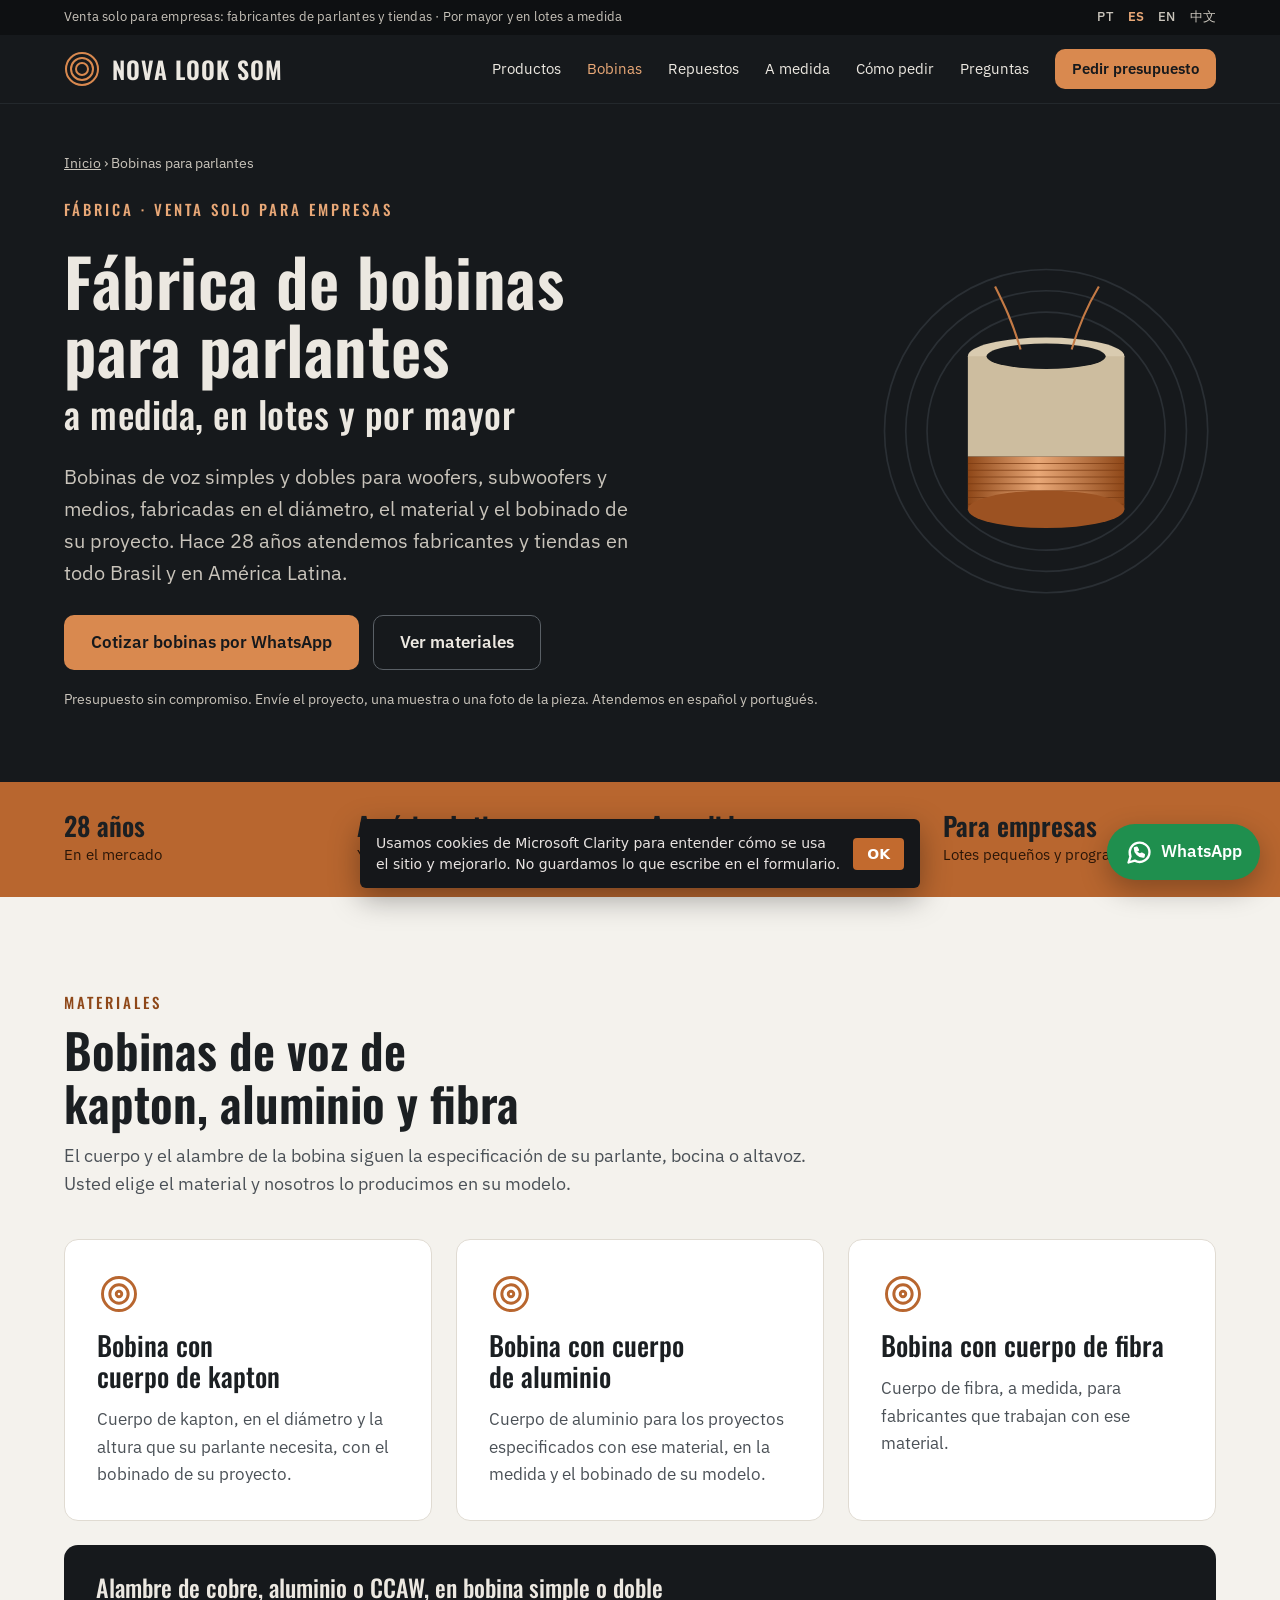
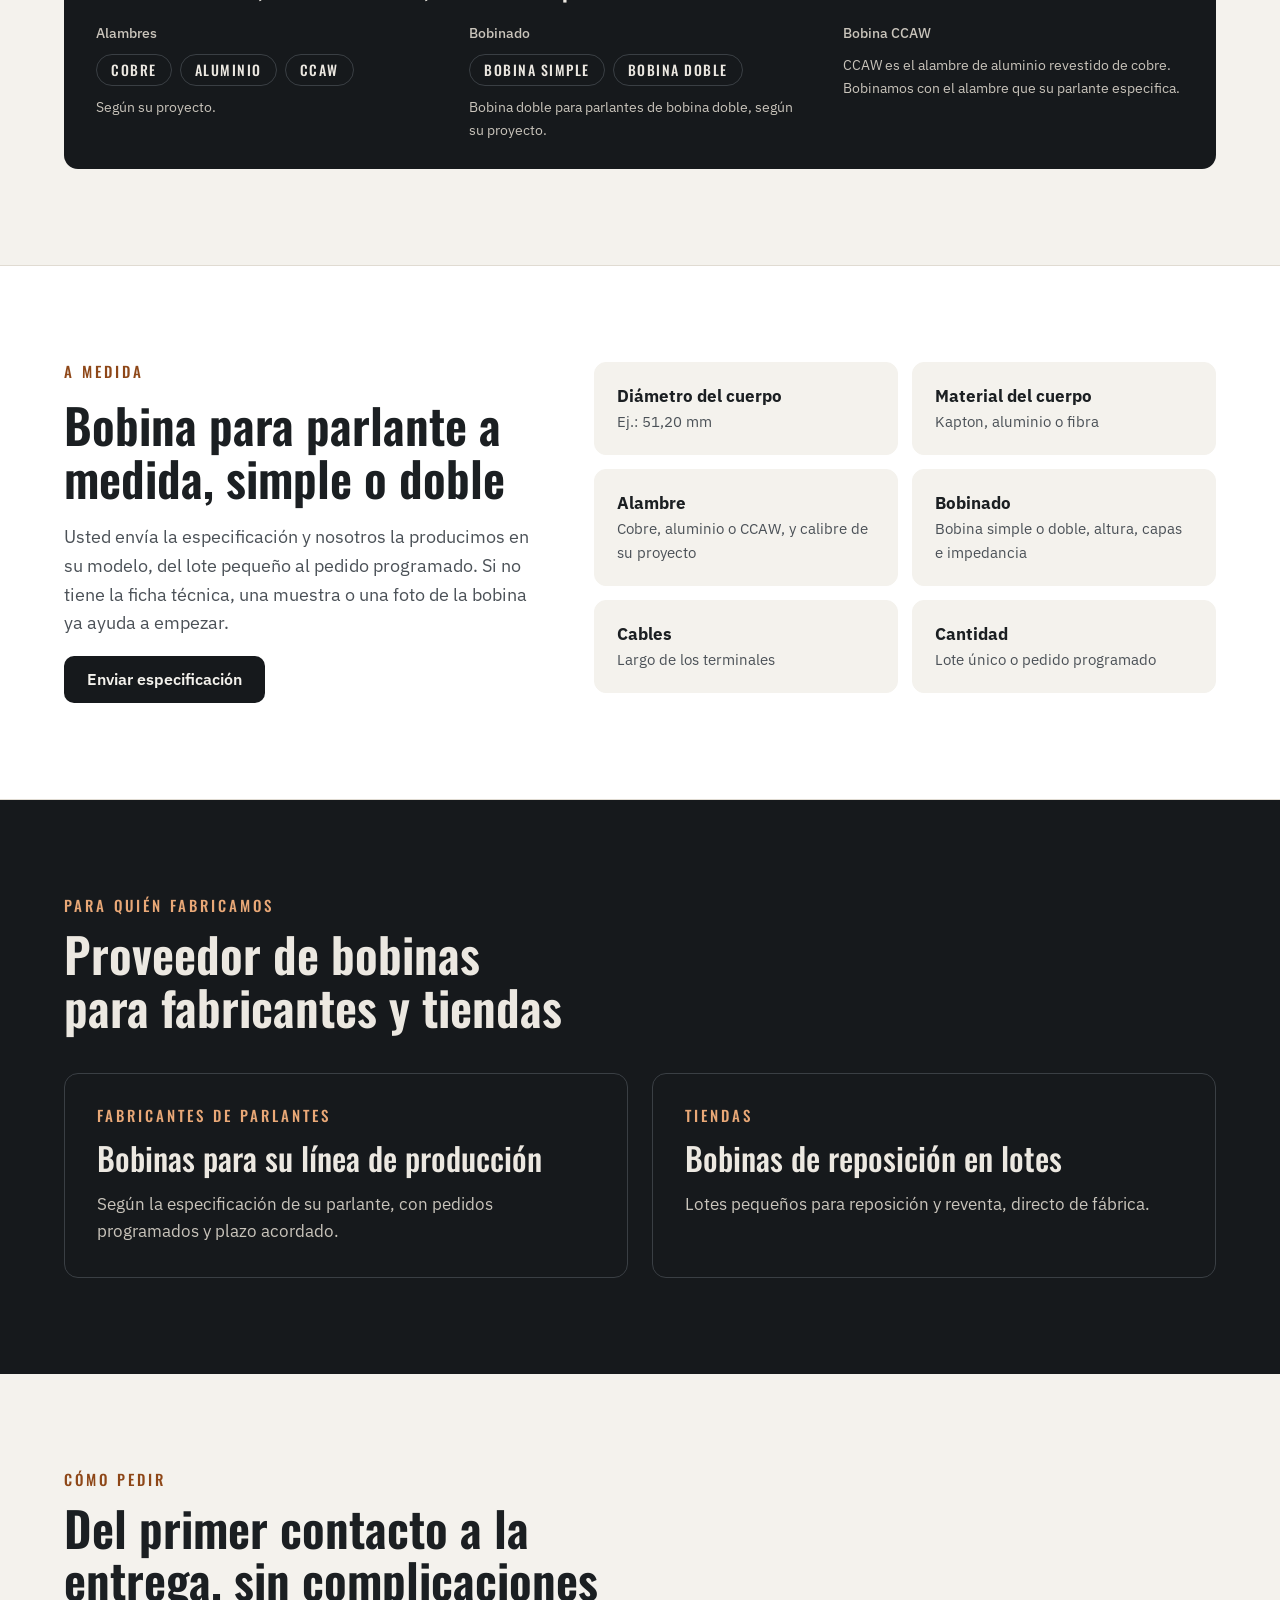
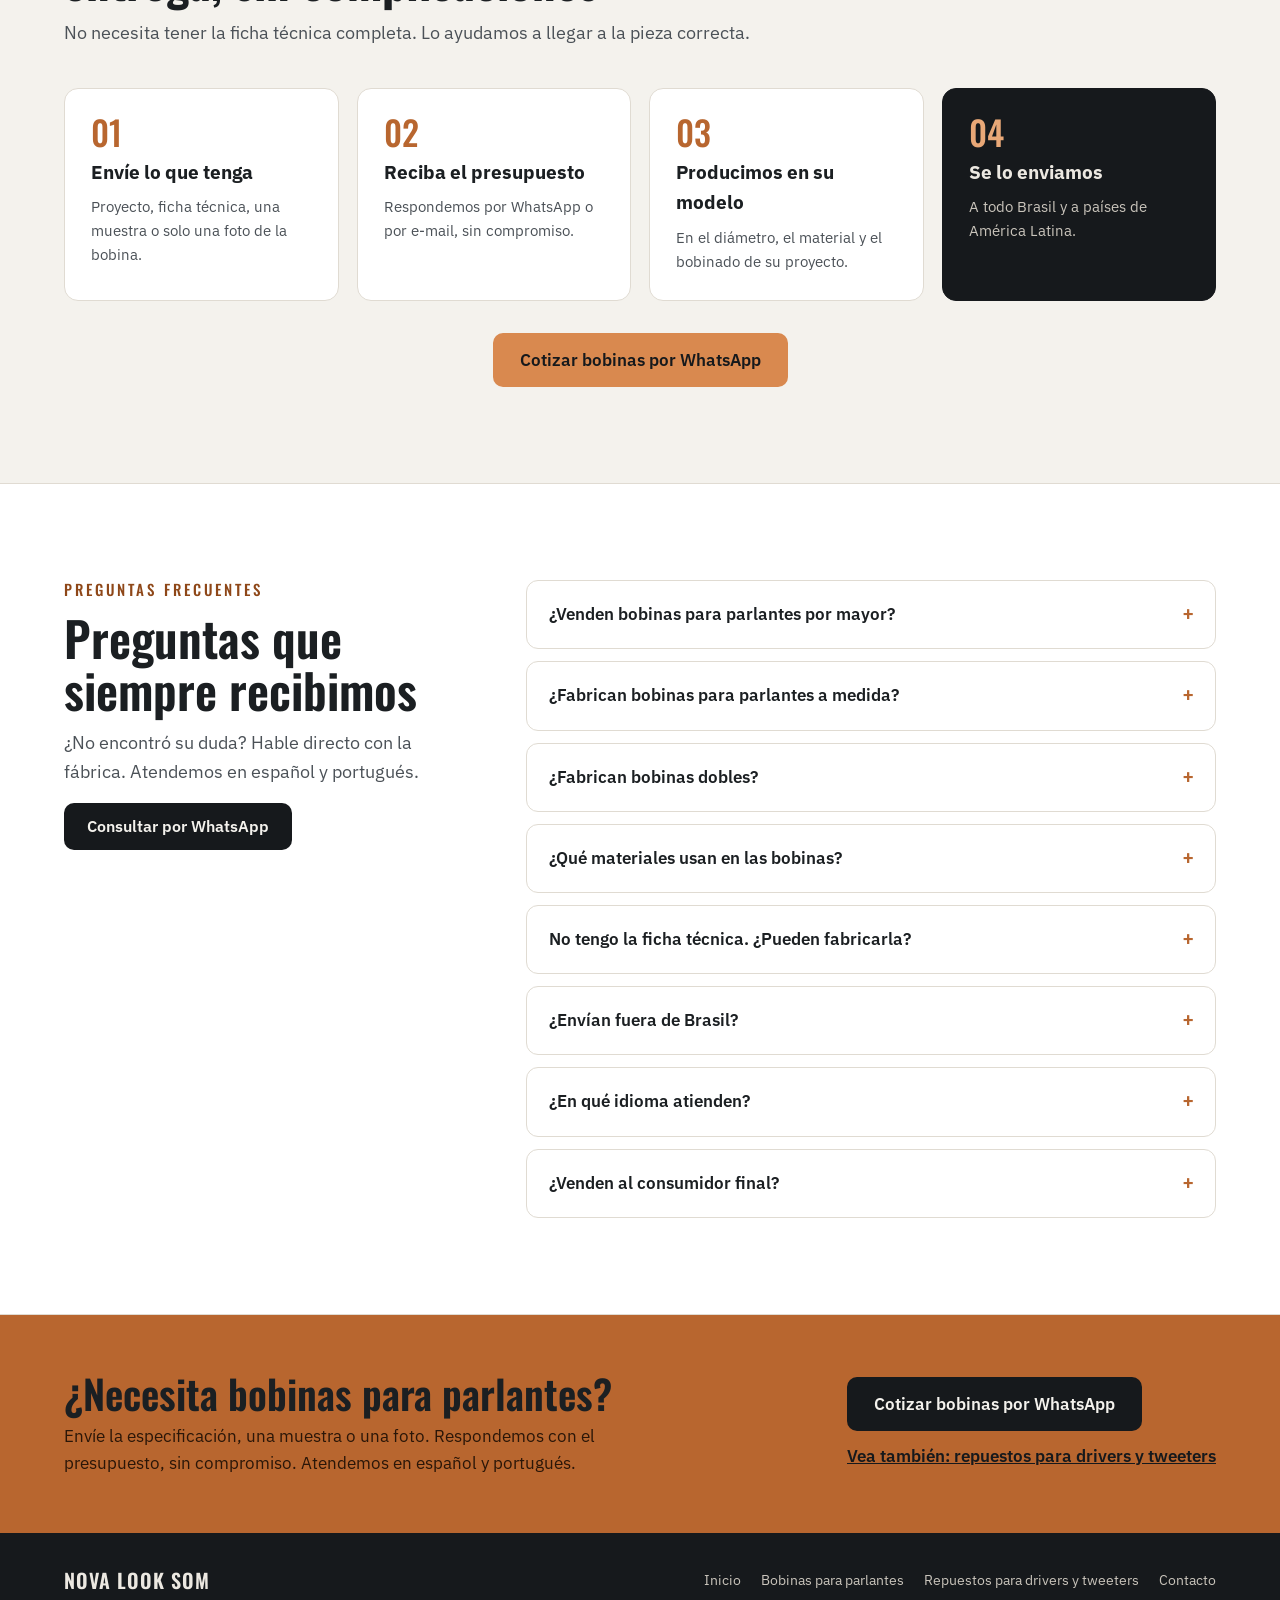
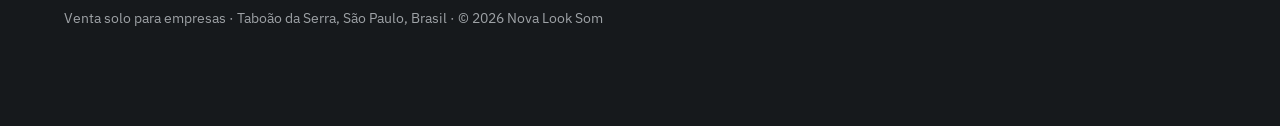
<file: es/bobinas-para-parlantes.html>
<!doctype html>
<html lang="es">
<head>
  <meta charset="utf-8">
  <meta name="viewport" content="width=device-width, initial-scale=1">
  <title>Bobinas para Parlantes por Mayor y a Medida | Nova Look Som</title>
  <meta name="description" content="Fábrica de bobinas para parlantes simples y dobles: cuerpo de kapton, aluminio o fibra; alambre de cobre, aluminio o CCAW. A medida, para empresas.">
  <link rel="canonical" href="https://www.novalooksom.com.br/es/bobinas-para-parlantes.html">
  <link rel="alternate" hreflang="pt-BR" href="https://www.novalooksom.com.br/bobinas-para-alto-falantes.html">
  <link rel="alternate" hreflang="es" href="https://www.novalooksom.com.br/es/bobinas-para-parlantes.html">
  <link rel="alternate" hreflang="x-default" href="https://www.novalooksom.com.br/bobinas-para-alto-falantes.html">
  <meta name="theme-color" content="#16191C">

  <!-- Compartir (WhatsApp, Facebook, LinkedIn) -->
  <meta property="og:type" content="website">
  <meta property="og:locale" content="es_LA">
  <meta property="og:title" content="Bobinas para Parlantes por Mayor y a Medida | Nova Look Som">
  <meta property="og:description" content="Fábrica de bobinas para parlantes simples y dobles: cuerpo de kapton, aluminio o fibra; alambre de cobre, aluminio o CCAW. A medida, para empresas.">
  <meta property="og:url" content="https://www.novalooksom.com.br/es/bobinas-para-parlantes.html">

  <link rel="icon" href="../favicon.ico" sizes="48x48">
  <link rel="icon" href="../assets/img/favicon.svg" type="image/svg+xml">
  <link rel="icon" href="../assets/img/favicon-96.png" sizes="96x96" type="image/png">
  <link rel="icon" href="../assets/img/favicon-192.png" sizes="192x192" type="image/png">
  <link rel="apple-touch-icon" href="../assets/img/apple-touch-icon.png">
  <link rel="preconnect" href="https://fonts.googleapis.com">
  <link rel="preconnect" href="https://fonts.gstatic.com" crossorigin>
  <link rel="stylesheet" href="https://fonts.googleapis.com/css2?family=IBM+Plex+Sans:wght@400;500;600&family=Oswald:wght@500;600&display=swap">
  <link rel="stylesheet" href="../assets/css/style.css">

  <script type="application/ld+json">
  {
    "@context": "https://schema.org",
    "@type": "BreadcrumbList",
    "itemListElement": [
      { "@type": "ListItem", "position": 1, "name": "Inicio", "item": "https://www.novalooksom.com.br/es/" },
      { "@type": "ListItem", "position": 2, "name": "Bobinas para parlantes", "item": "https://www.novalooksom.com.br/es/bobinas-para-parlantes.html" }
    ]
  }
  </script>
  <!-- seo:auto -->
  <meta property="og:image" content="https://www.novalooksom.com.br/assets/img/og-es.png">
  <meta property="og:image:width" content="1200">
  <meta property="og:image:height" content="630">
  <meta property="og:image:alt" content="Nova Look Som: bobinas para parlantes y repuestos para drivers y tweeters">
  <meta name="twitter:card" content="summary_large_image">
  <script type="application/ld+json">
  {
    "@context": "https://schema.org",
    "@type": "FAQPage",
    "url": "https://www.novalooksom.com.br/es/bobinas-para-parlantes.html",
    "mainEntity": [
      {
        "@type": "Question",
        "name": "¿Venden bobinas para parlantes por mayor?",
        "acceptedAnswer": {
          "@type": "Answer",
          "text": "Sí. Vendemos a empresas: fabricantes de parlantes y tiendas, en lotes pequeños o en pedidos programados."
        }
      },
      {
        "@type": "Question",
        "name": "¿Fabrican bobinas para parlantes a medida?",
        "acceptedAnswer": {
          "@type": "Answer",
          "text": "Sí, es nuestro trabajo principal. Envíe el diámetro, el material del cuerpo, el alambre, los datos del bobinado y la cantidad. Si no tiene todo, envíe una foto de la bobina y lo ayudamos."
        }
      },
      {
        "@type": "Question",
        "name": "¿Fabrican bobinas dobles?",
        "acceptedAnswer": {
          "@type": "Answer",
          "text": "Sí. Fabricamos bobinas simples y dobles para parlantes de bobina doble, en el diámetro, el material y el bobinado de su proyecto."
        }
      },
      {
        "@type": "Question",
        "name": "¿Qué materiales usan en las bobinas?",
        "acceptedAnswer": {
          "@type": "Answer",
          "text": "Cuerpo de kapton, aluminio o fibra, y alambre de cobre, aluminio o CCAW, según su proyecto."
        }
      },
      {
        "@type": "Question",
        "name": "No tengo la ficha técnica. ¿Pueden fabricarla?",
        "acceptedAnswer": {
          "@type": "Answer",
          "text": "Sí. Envíe una muestra o una foto de la bobina y lo ayudamos a llegar al modelo correcto."
        }
      },
      {
        "@type": "Question",
        "name": "¿Envían fuera de Brasil?",
        "acceptedAnswer": {
          "@type": "Answer",
          "text": "Sí. Atendemos clientes en todos los estados de Brasil y en algunos países de América Latina."
        }
      },
      {
        "@type": "Question",
        "name": "¿En qué idioma atienden?",
        "acceptedAnswer": {
          "@type": "Answer",
          "text": "Atendemos en español y portugués, por WhatsApp o por e-mail."
        }
      },
      {
        "@type": "Question",
        "name": "¿Venden al consumidor final?",
        "acceptedAnswer": {
          "@type": "Answer",
          "text": "No. Nova Look Som vende solo a empresas: fabricantes de parlantes y tiendas. Si necesita reparar su equipo de sonido, busque una tienda de sonido de su región."
        }
      }
    ]
  }
  </script>
  <script type="application/ld+json">
  {
    "@context": "https://schema.org",
    "@type": "Service",
    "name": "Fabricación de bobinas para parlantes",
    "serviceType": "Bobinas de voz para parlantes a medida",
    "description": "Bobinas de voz simples y dobles para woofers, subwoofers y medios, con cuerpo de kapton, aluminio o fibra y alambre de cobre, aluminio o CCAW, según el proyecto o la muestra del cliente. Venta solo para empresas.",
    "url": "https://www.novalooksom.com.br/es/bobinas-para-parlantes.html",
    "provider": {
      "@type": "Organization",
      "@id": "https://www.novalooksom.com.br/#empresa",
      "name": "Nova Look Som",
      "url": "https://www.novalooksom.com.br/"
    },
    "areaServed": [
      {
        "@type": "Country",
        "name": "Brasil"
      },
      {
        "@type": "Place",
        "name": "América Latina"
      }
    ],
    "audience": {
      "@type": "BusinessAudience",
      "audienceType": "Fabricantes de parlantes y tiendas"
    }
  }
  </script>
  <!-- Cloudflare Web Analytics (sem cookies) -->
  <script type="module" src="https://static.cloudflareinsights.com/beacon.min.js" data-cf-beacon='{"token": "b05c9703646f45229eb1f90c8fb7e24c"}'></script>
  <!-- /seo:auto -->
  <!-- Microsoft Clarity: mapa de cliques e rolagem -->
  <script>(function(c,l,a,r,i,t,y){c[a]=c[a]||function(){(c[a].q=c[a].q||[]).push(arguments)};t=l.createElement(r);t.async=1;t.src="https://www.clarity.ms/tag/"+i;y=l.getElementsByTagName(r)[0];y.parentNode.insertBefore(t,y);})(window,document,"clarity","script","zf4q22u8i5");</script>
</head>
<body>

<a class="skip" href="#contenido">Ir al contenido</a>

<div class="b2b-bar b2b-bar--intl"><span>Venta solo para empresas<span class="b2b-bar__who">: fabricantes de parlantes y tiendas</span><span class="b2b-bar__more"> · Por mayor y en lotes a medida</span></span><nav class="langs" aria-label="Idioma"><a href="../bobinas-para-alto-falantes.html" lang="pt-BR" hreflang="pt-BR">PT</a> <a href="bobinas-para-parlantes.html" lang="es" aria-current="true">ES</a> <a href="../en/index.html" lang="en" hreflang="en">EN</a> <a href="../zh/index.html" lang="zh-CN" hreflang="zh-CN">中文</a></nav></div>

<header class="topbar">
  <div class="wrap topbar__in">
    <a href="index.html" class="brand" aria-label="Nova Look Som, inicio">
      <svg width="36" height="36" viewBox="0 0 36 36" aria-hidden="true"><g fill="none" stroke="currentColor" stroke-width="2"><circle cx="18" cy="18" r="16"/><circle cx="18" cy="18" r="11"/><circle cx="18" cy="18" r="6"/></g></svg>
      <span>NOVA LOOK SOM</span>
    </a>
    <button class="menu-btn" aria-expanded="false" aria-controls="menu" aria-label="Abrir menú">
      <svg width="26" height="26" viewBox="0 0 24 24" fill="none" stroke="currentColor" stroke-width="2" stroke-linecap="round" aria-hidden="true"><path d="M4 7h16M4 12h16M4 17h16"/></svg>
    </button>
    <nav id="menu" class="menu" aria-label="Secciones del sitio">
      <a href="index.html#productos">Productos</a>
      <a href="bobinas-para-parlantes.html" aria-current="page">Bobinas</a>
      <a href="repuestos-para-drivers-y-tweeters.html">Repuestos</a>
      <a href="index.html#a-medida">A medida</a>
      <a href="#como-pedir">Cómo pedir</a>
      <a href="#preguntas">Preguntas</a>
      <a href="index.html#contacto" class="btn btn--copper btn--sm">Pedir presupuesto</a>
    </nav>
  </div>
</header>

<main id="contenido">

<!-- ===================== INICIO ===================== -->
<section class="hero hero--page">
  <div class="wrap hero__in">
    <div class="hero__text">
      <nav class="crumbs" aria-label="Usted está en"><a href="index.html">Inicio</a> <span aria-hidden="true">›</span> <span>Bobinas para parlantes</span></nav>
      <p class="eyebrow eyebrow--light">Fábrica · Venta solo para empresas</p>
      <h1>Fábrica de bobinas para parlantes <span class="h1__sub">a medida, en lotes y por mayor</span></h1>
      <p class="lead">Bobinas de voz simples y dobles para woofers, subwoofers y medios, fabricadas en el diámetro, el material y el bobinado de su proyecto. Hace 28 años atendemos fabricantes y tiendas en todo Brasil y en América Latina.</p>
      <div class="actions">
        <a class="btn btn--copper btn--lg" href="https://wa.me/5511977194026?text=Hola%2C%20vengo%20del%20sitio%20en%20espa%C3%B1ol%20y%20quisiera%20un%20presupuesto%20de%20bobinas%20para%20parlantes." target="_blank" rel="noopener">Cotizar bobinas por WhatsApp</a>
        <a class="btn btn--outline btn--lg" href="#materiales">Ver materiales</a>
      </div>
      <p class="hero__note">Presupuesto sin compromiso. Envíe el proyecto, una muestra o una foto de la pieza. Atendemos en español y portugués.</p>
    </div>
    <div class="hero__art" aria-hidden="true">
      <svg viewBox="0 0 400 400" class="coil-art">
        <defs>
          <linearGradient id="cu" x1="0" x2="1">
            <stop offset="0" stop-color="#8E4718"/><stop offset="0.45" stop-color="#E9A877"/><stop offset="1" stop-color="#8E4718"/>
          </linearGradient>
        </defs>
        <g fill="none" stroke="#2A2F34" stroke-width="2">
          <circle cx="200" cy="200" r="190"/><circle cx="200" cy="200" r="165"/><circle cx="200" cy="200" r="140"/>
        </g>
        <ellipse cx="200" cy="112" rx="92" ry="22" fill="#D9CBB0"/>
        <rect x="108" y="112" width="184" height="118" fill="#CDBD9F"/>
        <rect x="108" y="230" width="184" height="62" fill="url(#cu)"/>
        <g stroke="#7A3A12" stroke-width="1.2" opacity="0.7">
          <path d="M108 238h184M108 246h184M108 254h184M108 262h184M108 270h184M108 278h184M108 286h184"/>
        </g>
        <ellipse cx="200" cy="292" rx="92" ry="22" fill="#9C5222"/>
        <ellipse cx="200" cy="112" rx="70" ry="15" fill="#16191C"/>
        <path d="M170 104 C 160 70, 150 50, 140 30" stroke="#C47A45" stroke-width="2.5" fill="none"/>
        <path d="M230 104 C 240 70, 250 50, 262 30" stroke="#C47A45" stroke-width="2.5" fill="none"/>
      </svg>
    </div>
  </div>
</section>

<section class="facts" aria-label="Destacados">
  <div class="wrap facts__in">
    <div><strong>28 años</strong><span>En el mercado</span></div>
    <div><strong>América Latina</strong><span>Y todo Brasil</span></div>
    <div><strong>A medida</strong><span>Según el proyecto o la muestra</span></div>
    <div><strong>Para empresas</strong><span>Lotes pequeños y programados</span></div>
  </div>
</section>

<!-- ===================== MATERIALES ===================== -->
<section id="materiales" class="section">
  <div class="wrap">
    <header class="section__head">
      <p class="eyebrow">Materiales</p>
      <h2>Bobinas de voz de kapton, aluminio y fibra</h2>
      <p class="section__lead">El cuerpo y el alambre de la bobina siguen la especificación de su parlante, bocina o altavoz. Usted elige el material y nosotros lo producimos en su modelo.</p>
    </header>
    <div class="cards cards--3">
      <article class="card">
        <svg class="card__icon" viewBox="0 0 24 24" aria-hidden="true"><circle cx="12" cy="12" r="9"/><circle cx="12" cy="12" r="5"/><circle cx="12" cy="12" r="1.5"/></svg>
        <h3>Bobina con cuerpo de kapton</h3>
        <p>Cuerpo de kapton, en el diámetro y la altura que su parlante necesita, con el bobinado de su proyecto.</p>
      </article>
      <article class="card">
        <svg class="card__icon" viewBox="0 0 24 24" aria-hidden="true"><circle cx="12" cy="12" r="9"/><circle cx="12" cy="12" r="5"/><circle cx="12" cy="12" r="1.5"/></svg>
        <h3>Bobina con cuerpo de aluminio</h3>
        <p>Cuerpo de aluminio para los proyectos especificados con ese material, en la medida y el bobinado de su modelo.</p>
      </article>
      <article class="card">
        <svg class="card__icon" viewBox="0 0 24 24" aria-hidden="true"><circle cx="12" cy="12" r="9"/><circle cx="12" cy="12" r="5"/><circle cx="12" cy="12" r="1.5"/></svg>
        <h3>Bobina con cuerpo de fibra</h3>
        <p>Cuerpo de fibra, a medida, para fabricantes que trabajan con ese material.</p>
      </article>
    </div>
    <div class="materials">
      <h3 class="materials__title">Alambre de cobre, aluminio o CCAW, en bobina simple o doble</h3>
      <div class="materials__grid">
        <div>
          <b>Alambres</b>
          <ul class="chips"><li>Cobre</li><li>Aluminio</li><li>CCAW</li></ul>
          <span>Según su proyecto.</span>
        </div>
        <div>
          <b>Bobinado</b>
          <ul class="chips"><li>Bobina simple</li><li>Bobina doble</li></ul>
          <span>Bobina doble para parlantes de bobina doble, según su proyecto.</span>
        </div>
        <div>
          <b>Bobina CCAW</b>
          <span>CCAW es el alambre de aluminio revestido de cobre. Bobinamos con el alambre que su parlante especifica.</span>
        </div>
      </div>
    </div>
  </div>
</section>

<!-- ===================== A MEDIDA ===================== -->
<section id="a-medida" class="section section--white">
  <div class="wrap split split--top">
    <div class="split__text">
      <p class="eyebrow">A medida</p>
      <h2>Bobina para parlante a medida, simple o doble</h2>
      <p class="section__lead">Usted envía la especificación y nosotros la producimos en su modelo, del lote pequeño al pedido programado. Si no tiene la ficha técnica, una muestra o una foto de la bobina ya ayuda a empezar.</p>
      <a class="btn btn--dark" href="https://wa.me/5511977194026?text=Hola%2C%20vengo%20del%20sitio%20en%20espa%C3%B1ol%20y%20quiero%20enviar%20la%20especificaci%C3%B3n%20de%20una%20bobina." target="_blank" rel="noopener">Enviar especificación</a>
    </div>
    <div class="specs">
      <div><b>Diámetro del cuerpo</b><span>Ej.: 51,20 mm</span></div>
      <div><b>Material del cuerpo</b><span>Kapton, aluminio o fibra</span></div>
      <div><b>Alambre</b><span>Cobre, aluminio o CCAW, y calibre de su proyecto</span></div>
      <div><b>Bobinado</b><span>Bobina simple o doble, altura, capas e impedancia</span></div>
      <div><b>Cables</b><span>Largo de los terminales</span></div>
      <div><b>Cantidad</b><span>Lote único o pedido programado</span></div>
    </div>
  </div>
</section>

<!-- ===================== PARA QUIÉN ===================== -->
<section class="section section--dark" aria-label="Para quién">
  <div class="wrap">
    <header class="section__head">
      <p class="eyebrow eyebrow--light">Para quién fabricamos</p>
      <h2>Proveedor de bobinas para fabricantes y tiendas</h2>
    </header>
    <div class="cards cards--2">
      <div class="card card--line">
        <p class="eyebrow eyebrow--light">Fabricantes de parlantes</p>
        <h3>Bobinas para su línea de producción</h3>
        <p>Según la especificación de su parlante, con pedidos programados y plazo acordado.</p>
      </div>
      <div class="card card--line">
        <p class="eyebrow eyebrow--light">Tiendas</p>
        <h3>Bobinas de reposición en lotes</h3>
        <p>Lotes pequeños para reposición y reventa, directo de fábrica.</p>
      </div>
    </div>
  </div>
</section>

<!-- ===================== CÓMO PEDIR ===================== -->
<section id="como-pedir" class="section">
  <div class="wrap">
    <header class="section__head">
      <p class="eyebrow">Cómo pedir</p>
      <h2>Del primer contacto a la entrega, sin complicaciones</h2>
      <p class="section__lead">No necesita tener la ficha técnica completa. Lo ayudamos a llegar a la pieza correcta.</p>
    </header>
    <ol class="steps">
      <li><span class="steps__n">01</span><b>Envíe lo que tenga</b><span>Proyecto, ficha técnica, una muestra o solo una foto de la bobina.</span></li>
      <li><span class="steps__n">02</span><b>Reciba el presupuesto</b><span>Respondemos por WhatsApp o por e-mail, sin compromiso.</span></li>
      <li><span class="steps__n">03</span><b>Producimos en su modelo</b><span>En el diámetro, el material y el bobinado de su proyecto.</span></li>
      <li class="steps__hl"><span class="steps__n">04</span><b>Se lo enviamos</b><span>A todo Brasil y a países de América Latina.</span></li>
    </ol>
    <div class="steps__cta">
      <a class="btn btn--copper btn--lg" href="https://wa.me/5511977194026?text=Hola%2C%20vengo%20del%20sitio%20en%20espa%C3%B1ol%20y%20quisiera%20un%20presupuesto%20de%20bobinas%20para%20parlantes." target="_blank" rel="noopener">Cotizar bobinas por WhatsApp</a>
    </div>
  </div>
</section>

<!-- ===================== PREGUNTAS ===================== -->
<section id="preguntas" class="section section--white">
  <div class="wrap faq">
    <header class="section__head faq__head">
      <p class="eyebrow">Preguntas frecuentes</p>
      <h2>Preguntas que siempre recibimos</h2>
      <p class="section__lead">¿No encontró su duda? Hable directo con la fábrica. Atendemos en español y portugués.</p>
      <a class="btn btn--dark" href="https://wa.me/5511977194026?text=Hola%2C%20vengo%20de%20la%20p%C3%A1gina%20de%20bobinas%20y%20tengo%20una%20pregunta." target="_blank" rel="noopener">Consultar por WhatsApp</a>
    </header>
    <div class="faq__list">
      <details>
        <summary>¿Venden bobinas para parlantes por mayor?</summary>
        <p>Sí. Vendemos a empresas: fabricantes de parlantes y tiendas, en lotes pequeños o en pedidos programados.</p>
      </details>
      <details>
        <summary>¿Fabrican bobinas para parlantes a medida?</summary>
        <p>Sí, es nuestro trabajo principal. Envíe el diámetro, el material del cuerpo, el alambre, los datos del bobinado y la cantidad. Si no tiene todo, envíe una foto de la bobina y lo ayudamos.</p>
      </details>
      <details>
        <summary>¿Fabrican bobinas dobles?</summary>
        <p>Sí. Fabricamos bobinas simples y dobles para parlantes de bobina doble, en el diámetro, el material y el bobinado de su proyecto.</p>
      </details>
      <details>
        <summary>¿Qué materiales usan en las bobinas?</summary>
        <p>Cuerpo de kapton, aluminio o fibra, y alambre de cobre, aluminio o CCAW, según su proyecto.</p>
      </details>
      <details>
        <summary>No tengo la ficha técnica. ¿Pueden fabricarla?</summary>
        <p>Sí. Envíe una muestra o una foto de la bobina y lo ayudamos a llegar al modelo correcto.</p>
      </details>
      <details>
        <summary>¿Envían fuera de Brasil?</summary>
        <p>Sí. Atendemos clientes en todos los estados de Brasil y en algunos países de América Latina.</p>
      </details>
      <details>
        <summary>¿En qué idioma atienden?</summary>
        <p>Atendemos en español y portugués, por WhatsApp o por e-mail.</p>
      </details>
      <details>
        <summary>¿Venden al consumidor final?</summary>
        <p>No. Nova Look Som vende solo a empresas: fabricantes de parlantes y tiendas. Si necesita reparar su equipo de sonido, busque una tienda de sonido de su región.</p>
      </details>
    </div>
  </div>
</section>

<!-- ===================== LLAMADA FINAL ===================== -->
<section class="cta-band">
  <div class="wrap cta-band__in">
    <div>
      <h2>¿Necesita bobinas para parlantes?</h2>
      <p>Envíe la especificación, una muestra o una foto. Respondemos con el presupuesto, sin compromiso. Atendemos en español y portugués.</p>
    </div>
    <div class="cta-band__actions">
      <a class="btn btn--copper btn--lg" href="https://wa.me/5511977194026?text=Hola%2C%20vengo%20del%20sitio%20en%20espa%C3%B1ol%20y%20quisiera%20un%20presupuesto%20de%20bobinas%20para%20parlantes." target="_blank" rel="noopener">Cotizar bobinas por WhatsApp</a>
      <a class="link-arrow" href="repuestos-para-drivers-y-tweeters.html">Vea también: repuestos para drivers y tweeters</a>
    </div>
  </div>
</section>

</main>

<footer class="footer">
  <div class="wrap footer__in">
    <span class="footer__brand">NOVA LOOK SOM</span>
    <nav class="footer__nav" aria-label="Páginas del sitio">
      <a href="index.html">Inicio</a>
      <a href="bobinas-para-parlantes.html">Bobinas para parlantes</a>
      <a href="repuestos-para-drivers-y-tweeters.html">Repuestos para drivers y tweeters</a>
      <a href="index.html#contacto">Contacto</a>
    </nav>
    <span>Venta solo para empresas · Taboão da Serra, São Paulo, Brasil · © <span id="ano">2026</span> Nova Look Som</span>
  </div>
</footer>

<a class="wa-float" href="https://wa.me/5511977194026?text=Hola%2C%20vengo%20de%20la%20p%C3%A1gina%20de%20bobinas%20del%20sitio%20en%20espa%C3%B1ol." target="_blank" rel="noopener" aria-label="Hablar por WhatsApp">
  <svg width="28" height="28" viewBox="0 0 24 24" fill="none" stroke="currentColor" stroke-width="2" stroke-linecap="round" stroke-linejoin="round" aria-hidden="true"><path d="M21 12a8.5 8.5 0 0 1-12.6 7.4L3 21l1.7-5.2A8.5 8.5 0 1 1 21 12z"/><path d="M9 10.5c.5 2 2 3.5 4 4l1.2-1.1 2 1-.4 1.6c-3.7.2-7.5-3.5-7.3-7.3l1.6-.4 1 2z"/></svg>
  <span>WhatsApp</span>
</a>

<script src="../assets/js/main.js"></script>
<div id="aviso-cookies" style="display:none;position:fixed;left:12px;right:12px;bottom:12px;z-index:200;max-width:560px;margin:0 auto;padding:14px 16px;background:#15171a;color:#e8e3e1;font:14px/1.45 system-ui,sans-serif;border-radius:6px;box-shadow:0 10px 30px rgba(0,0,0,.35);gap:12px;align-items:center"><span id="aviso-cookies-txt"></span><button type="button" style="flex:none;padding:8px 14px;border:0;border-radius:4px;background:#c26a2e;color:#fff;font:600 14px system-ui,sans-serif;cursor:pointer">OK</button></div>
<script>(function(){var k='nls-aviso-cookies',el=document.getElementById('aviso-cookies');try{if(localStorage.getItem(k))return}catch(e){}var l=(document.documentElement.lang||'pt').slice(0,2),t={pt:'Usamos cookies do Microsoft Clarity para entender como o site é usado e melhorá-lo. Não guardamos o que você digita no formulário.',es:'Usamos cookies de Microsoft Clarity para entender cómo se usa el sitio y mejorarlo. No guardamos lo que escribe en el formulario.',en:'We use Microsoft Clarity cookies to understand how the site is used and improve it.'};document.getElementById('aviso-cookies-txt').textContent=t[l]||t.en;el.style.display="flex";el.querySelector('button').onclick=function(){el.style.display="none";try{localStorage.setItem(k,'1')}catch(e){}};})();</script>
</body>
</html>
</file>
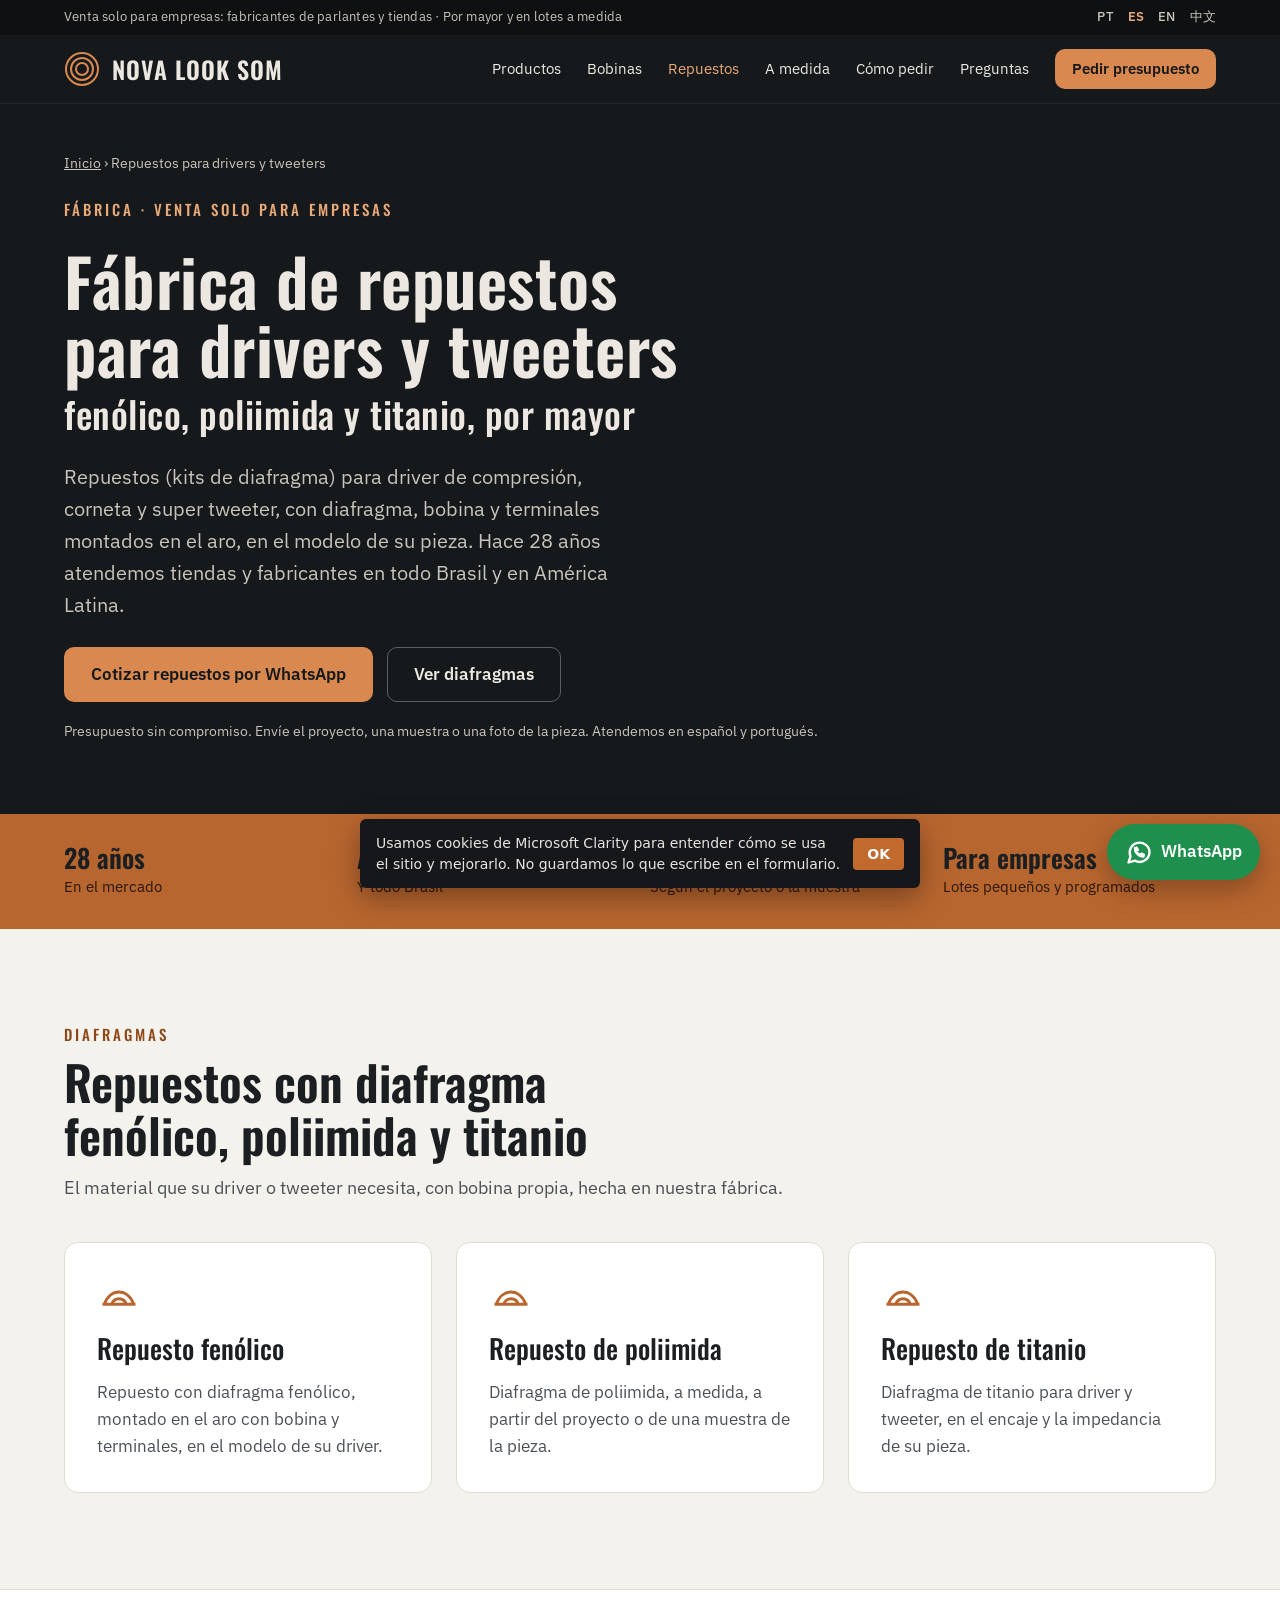
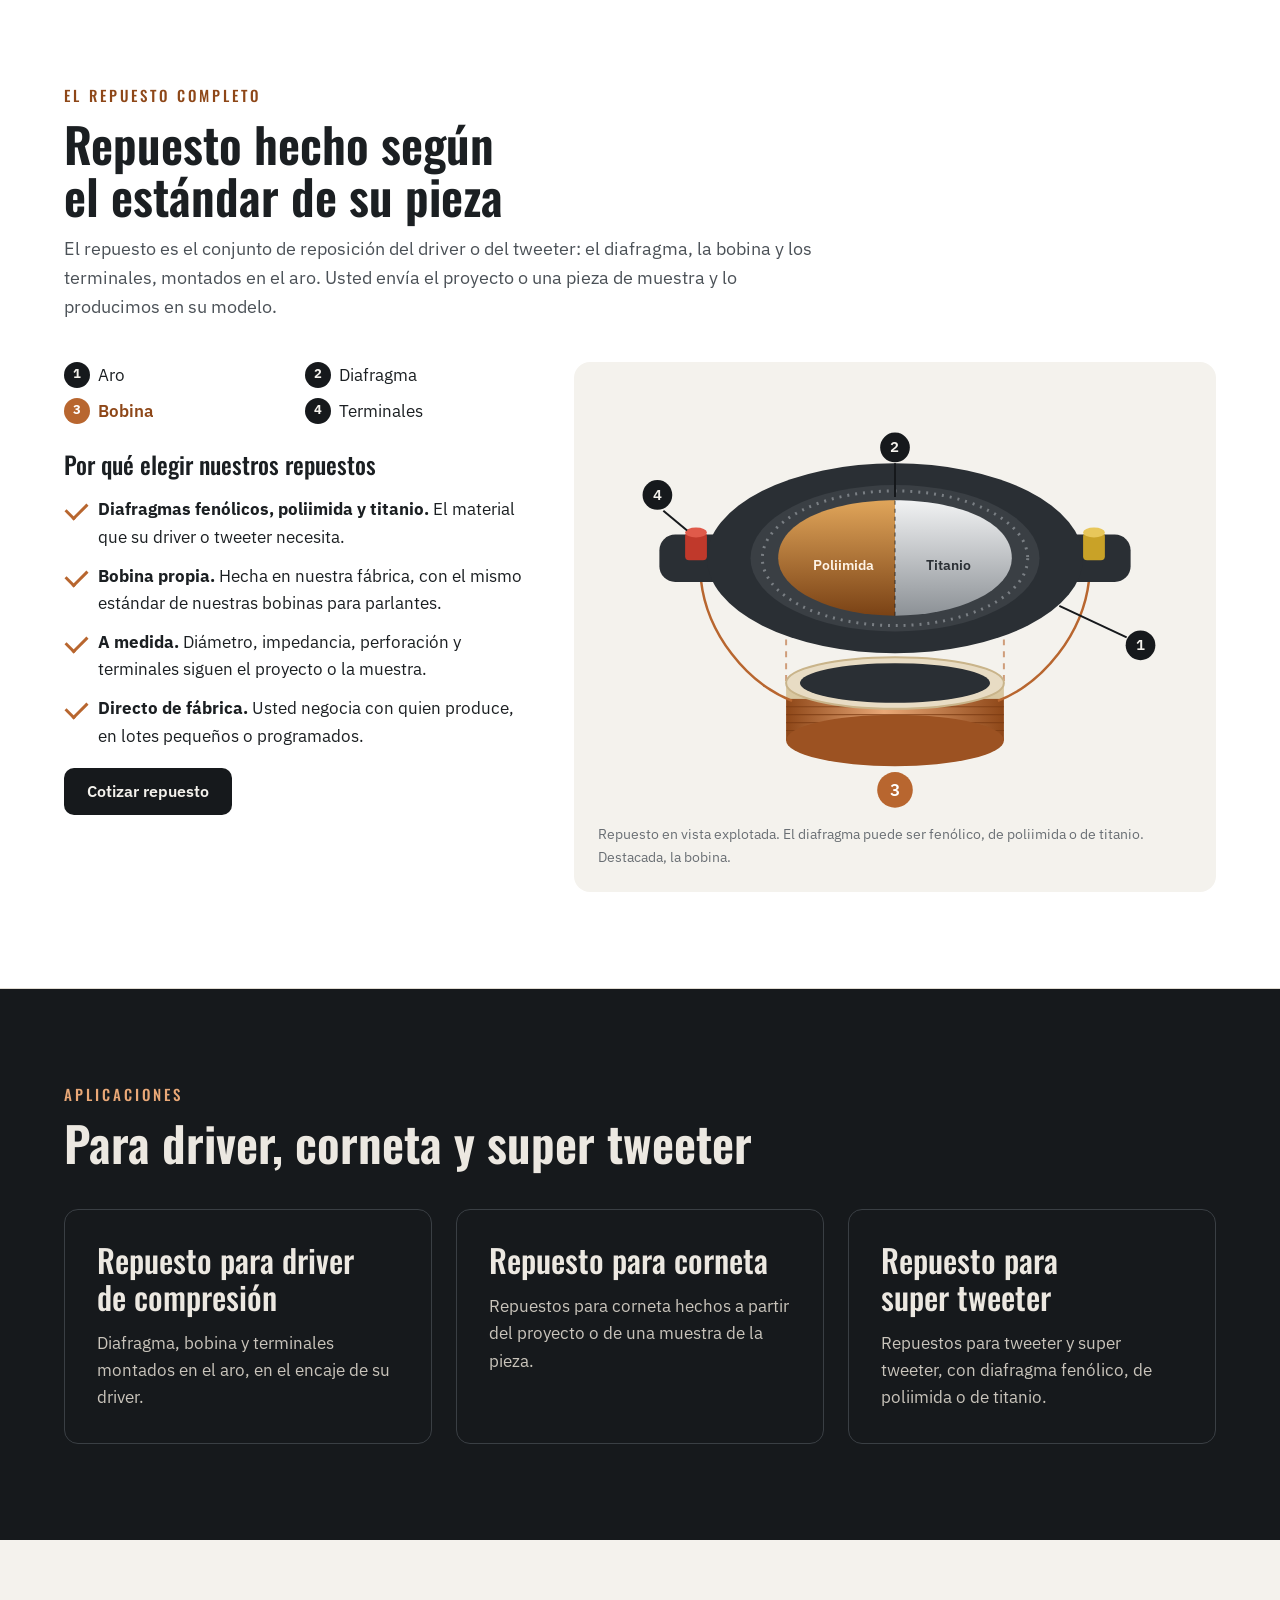
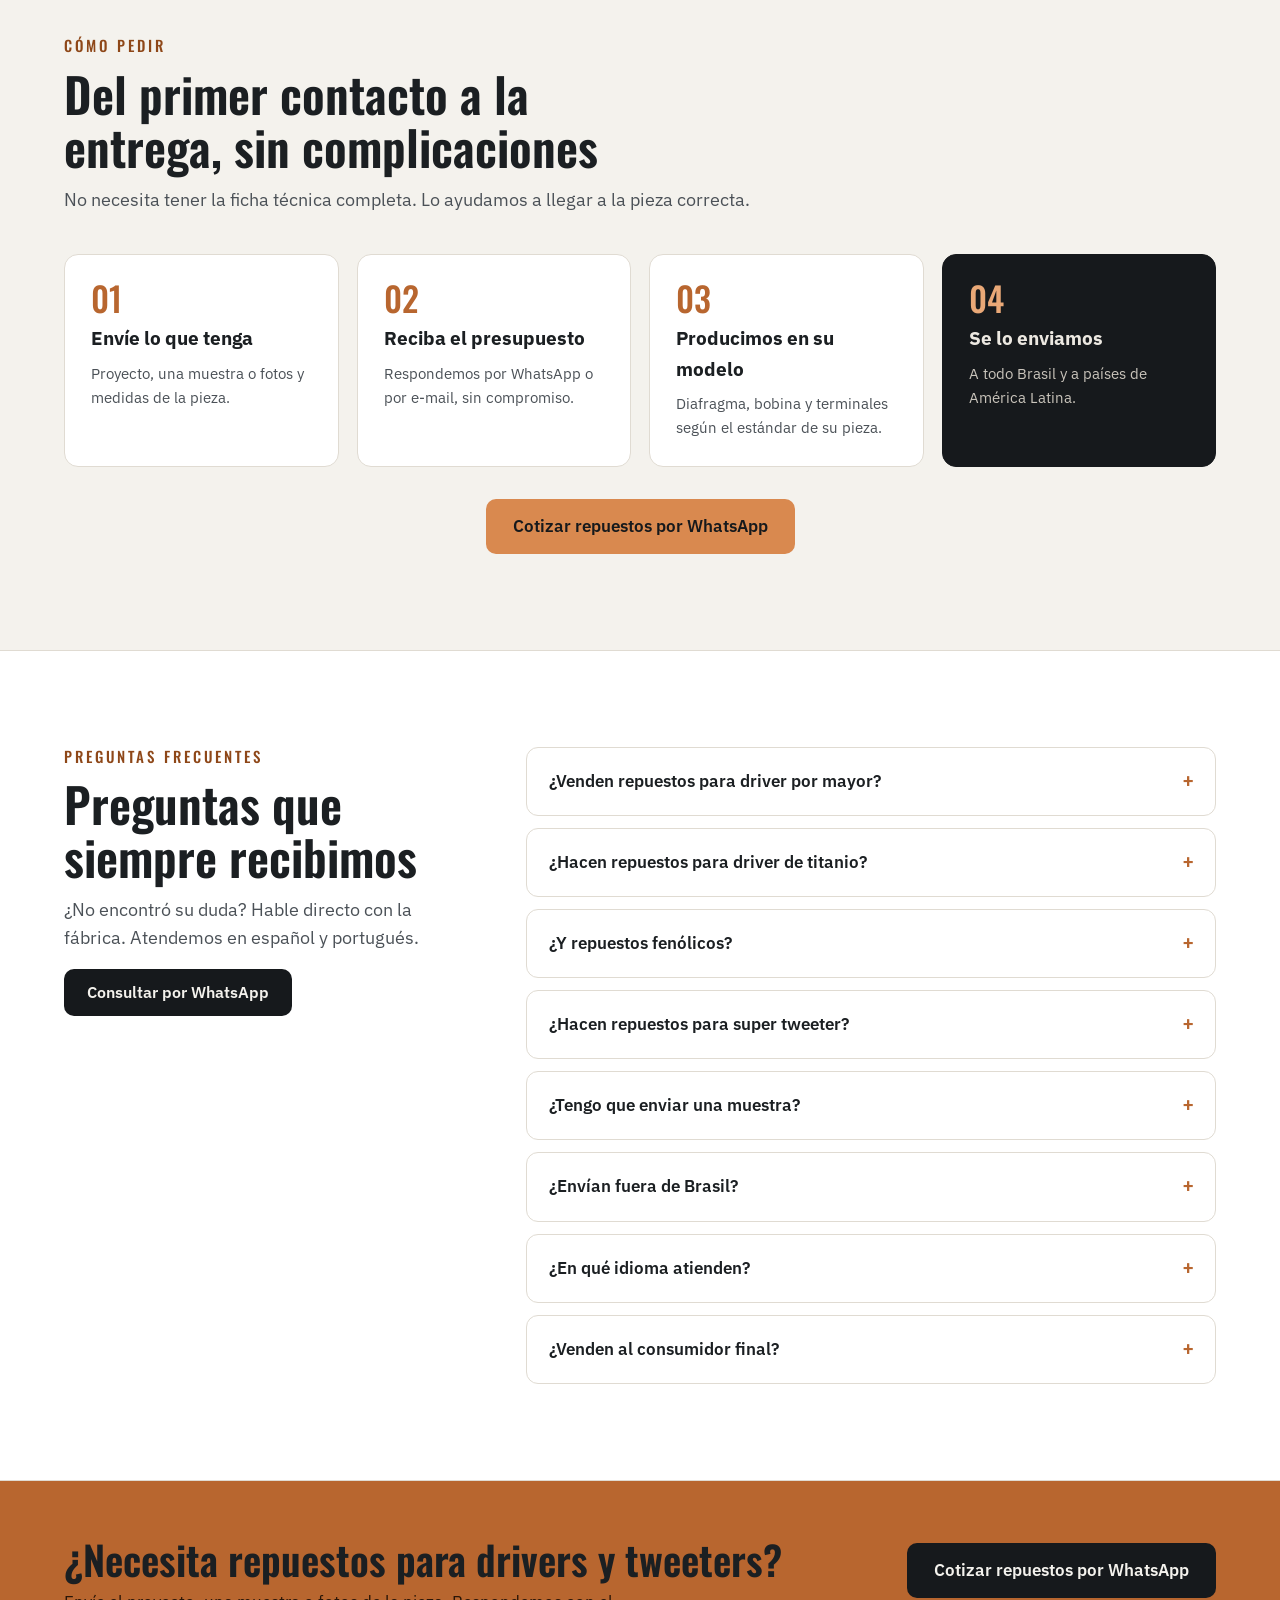
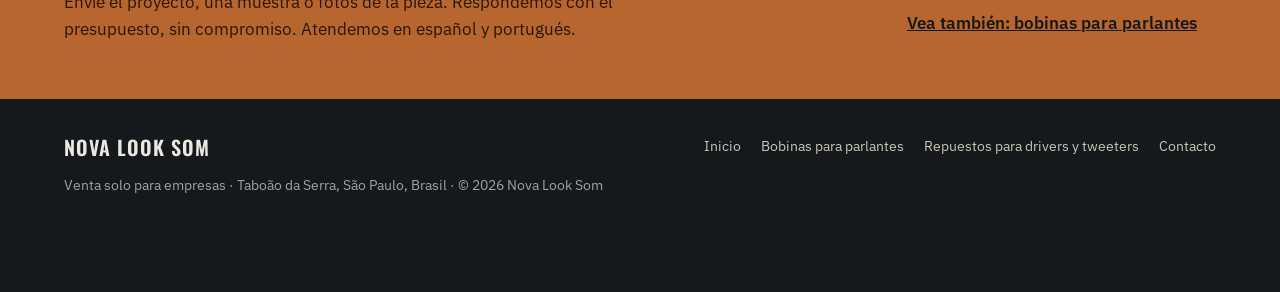
<file: es/repuestos-para-drivers-y-tweeters.html>
<!doctype html>
<html lang="es">
<head>
  <meta charset="utf-8">
  <meta name="viewport" content="width=device-width, initial-scale=1">
  <title>Repuestos para Drivers y Tweeters por Mayor | Nova Look Som</title>
  <meta name="description" content="Fábrica de repuestos para driver, corneta y super tweeter, con diafragma fenólico, de poliimida o de titanio. A medida y por mayor, para empresas.">
  <link rel="canonical" href="https://www.novalooksom.com.br/es/repuestos-para-drivers-y-tweeters.html">
  <link rel="alternate" hreflang="pt-BR" href="https://www.novalooksom.com.br/reparos-para-drivers-e-tweeters.html">
  <link rel="alternate" hreflang="es" href="https://www.novalooksom.com.br/es/repuestos-para-drivers-y-tweeters.html">
  <link rel="alternate" hreflang="x-default" href="https://www.novalooksom.com.br/reparos-para-drivers-e-tweeters.html">
  <meta name="theme-color" content="#16191C">

  <!-- Compartir (WhatsApp, Facebook, LinkedIn) -->
  <meta property="og:type" content="website">
  <meta property="og:locale" content="es_LA">
  <meta property="og:title" content="Repuestos para Drivers y Tweeters por Mayor | Nova Look Som">
  <meta property="og:description" content="Fábrica de repuestos para driver, corneta y super tweeter, con diafragma fenólico, de poliimida o de titanio. A medida y por mayor, para empresas.">
  <meta property="og:url" content="https://www.novalooksom.com.br/es/repuestos-para-drivers-y-tweeters.html">

  <link rel="icon" href="../favicon.ico" sizes="48x48">
  <link rel="icon" href="../assets/img/favicon.svg" type="image/svg+xml">
  <link rel="icon" href="../assets/img/favicon-96.png" sizes="96x96" type="image/png">
  <link rel="icon" href="../assets/img/favicon-192.png" sizes="192x192" type="image/png">
  <link rel="apple-touch-icon" href="../assets/img/apple-touch-icon.png">
  <link rel="preconnect" href="https://fonts.googleapis.com">
  <link rel="preconnect" href="https://fonts.gstatic.com" crossorigin>
  <link rel="stylesheet" href="https://fonts.googleapis.com/css2?family=IBM+Plex+Sans:wght@400;500;600&family=Oswald:wght@500;600&display=swap">
  <link rel="stylesheet" href="../assets/css/style.css">

  <script type="application/ld+json">
  {
    "@context": "https://schema.org",
    "@type": "BreadcrumbList",
    "itemListElement": [
      { "@type": "ListItem", "position": 1, "name": "Inicio", "item": "https://www.novalooksom.com.br/es/" },
      { "@type": "ListItem", "position": 2, "name": "Repuestos para drivers y tweeters", "item": "https://www.novalooksom.com.br/es/repuestos-para-drivers-y-tweeters.html" }
    ]
  }
  </script>
  <!-- seo:auto -->
  <meta property="og:image" content="https://www.novalooksom.com.br/assets/img/og-es.png">
  <meta property="og:image:width" content="1200">
  <meta property="og:image:height" content="630">
  <meta property="og:image:alt" content="Nova Look Som: bobinas para parlantes y repuestos para drivers y tweeters">
  <meta name="twitter:card" content="summary_large_image">
  <script type="application/ld+json">
  {
    "@context": "https://schema.org",
    "@type": "FAQPage",
    "url": "https://www.novalooksom.com.br/es/repuestos-para-drivers-y-tweeters.html",
    "mainEntity": [
      {
        "@type": "Question",
        "name": "¿Venden repuestos para driver por mayor?",
        "acceptedAnswer": {
          "@type": "Answer",
          "text": "Sí. Vendemos a empresas: tiendas y fabricantes, en lotes pequeños o en pedidos programados."
        }
      },
      {
        "@type": "Question",
        "name": "¿Hacen repuestos para driver de titanio?",
        "acceptedAnswer": {
          "@type": "Answer",
          "text": "Sí. Hacemos repuestos con diafragma de titanio, en el modelo de su pieza."
        }
      },
      {
        "@type": "Question",
        "name": "¿Y repuestos fenólicos?",
        "acceptedAnswer": {
          "@type": "Answer",
          "text": "Sí. También hacemos repuestos con diafragma fenólico y de poliimida."
        }
      },
      {
        "@type": "Question",
        "name": "¿Hacen repuestos para super tweeter?",
        "acceptedAnswer": {
          "@type": "Answer",
          "text": "Sí. Hacemos repuestos para tweeter y super tweeter, en el modelo de su pieza."
        }
      },
      {
        "@type": "Question",
        "name": "¿Tengo que enviar una muestra?",
        "acceptedAnswer": {
          "@type": "Answer",
          "text": "Envíe el proyecto o una muestra. Si no la tiene, envíe fotos y medidas de la pieza por WhatsApp y lo ayudamos a llegar al modelo correcto."
        }
      },
      {
        "@type": "Question",
        "name": "¿Envían fuera de Brasil?",
        "acceptedAnswer": {
          "@type": "Answer",
          "text": "Sí. Atendemos clientes en todos los estados de Brasil y en algunos países de América Latina."
        }
      },
      {
        "@type": "Question",
        "name": "¿En qué idioma atienden?",
        "acceptedAnswer": {
          "@type": "Answer",
          "text": "Atendemos en español y portugués, por WhatsApp o por e-mail."
        }
      },
      {
        "@type": "Question",
        "name": "¿Venden al consumidor final?",
        "acceptedAnswer": {
          "@type": "Answer",
          "text": "No. Nova Look Som vende solo a empresas: fabricantes de parlantes y tiendas. Si necesita reparar su equipo de sonido, busque una tienda de sonido de su región."
        }
      }
    ]
  }
  </script>
  <script type="application/ld+json">
  {
    "@context": "https://schema.org",
    "@type": "Service",
    "name": "Fabricación de repuestos para drivers y tweeters",
    "serviceType": "Repuestos para driver de compresión, corneta y super tweeter",
    "description": "Repuestos con diafragma fenólico, de poliimida o de titanio, bobina y terminales montados en el aro, en el modelo de la pieza del cliente. Venta solo para empresas.",
    "url": "https://www.novalooksom.com.br/es/repuestos-para-drivers-y-tweeters.html",
    "provider": {
      "@type": "Organization",
      "@id": "https://www.novalooksom.com.br/#empresa",
      "name": "Nova Look Som",
      "url": "https://www.novalooksom.com.br/"
    },
    "areaServed": [
      {
        "@type": "Country",
        "name": "Brasil"
      },
      {
        "@type": "Place",
        "name": "América Latina"
      }
    ],
    "audience": {
      "@type": "BusinessAudience",
      "audienceType": "Fabricantes de parlantes y tiendas"
    }
  }
  </script>
  <!-- Cloudflare Web Analytics (sem cookies) -->
  <script type="module" src="https://static.cloudflareinsights.com/beacon.min.js" data-cf-beacon='{"token": "b05c9703646f45229eb1f90c8fb7e24c"}'></script>
  <!-- /seo:auto -->
  <!-- Microsoft Clarity: mapa de cliques e rolagem -->
  <script>(function(c,l,a,r,i,t,y){c[a]=c[a]||function(){(c[a].q=c[a].q||[]).push(arguments)};t=l.createElement(r);t.async=1;t.src="https://www.clarity.ms/tag/"+i;y=l.getElementsByTagName(r)[0];y.parentNode.insertBefore(t,y);})(window,document,"clarity","script","zf4q22u8i5");</script>
</head>
<body>

<a class="skip" href="#contenido">Ir al contenido</a>

<div class="b2b-bar b2b-bar--intl"><span>Venta solo para empresas<span class="b2b-bar__who">: fabricantes de parlantes y tiendas</span><span class="b2b-bar__more"> · Por mayor y en lotes a medida</span></span><nav class="langs" aria-label="Idioma"><a href="../reparos-para-drivers-e-tweeters.html" lang="pt-BR" hreflang="pt-BR">PT</a> <a href="repuestos-para-drivers-y-tweeters.html" lang="es" aria-current="true">ES</a> <a href="../en/index.html" lang="en" hreflang="en">EN</a> <a href="../zh/index.html" lang="zh-CN" hreflang="zh-CN">中文</a></nav></div>

<header class="topbar">
  <div class="wrap topbar__in">
    <a href="index.html" class="brand" aria-label="Nova Look Som, inicio">
      <svg width="36" height="36" viewBox="0 0 36 36" aria-hidden="true"><g fill="none" stroke="currentColor" stroke-width="2"><circle cx="18" cy="18" r="16"/><circle cx="18" cy="18" r="11"/><circle cx="18" cy="18" r="6"/></g></svg>
      <span>NOVA LOOK SOM</span>
    </a>
    <button class="menu-btn" aria-expanded="false" aria-controls="menu" aria-label="Abrir menú">
      <svg width="26" height="26" viewBox="0 0 24 24" fill="none" stroke="currentColor" stroke-width="2" stroke-linecap="round" aria-hidden="true"><path d="M4 7h16M4 12h16M4 17h16"/></svg>
    </button>
    <nav id="menu" class="menu" aria-label="Secciones del sitio">
      <a href="index.html#productos">Productos</a>
      <a href="bobinas-para-parlantes.html">Bobinas</a>
      <a href="repuestos-para-drivers-y-tweeters.html" aria-current="page">Repuestos</a>
      <a href="index.html#a-medida">A medida</a>
      <a href="#como-pedir">Cómo pedir</a>
      <a href="#preguntas">Preguntas</a>
      <a href="index.html#contacto" class="btn btn--copper btn--sm">Pedir presupuesto</a>
    </nav>
  </div>
</header>

<main id="contenido">

<!-- ===================== INICIO ===================== -->
<section class="hero hero--page">
  <div class="wrap hero__in">
    <div class="hero__text">
      <nav class="crumbs" aria-label="Usted está en"><a href="index.html">Inicio</a> <span aria-hidden="true">›</span> <span>Repuestos para drivers y tweeters</span></nav>
      <p class="eyebrow eyebrow--light">Fábrica · Venta solo para empresas</p>
      <h1>Fábrica de repuestos para drivers y tweeters <span class="h1__sub">fenólico, poliimida y titanio, por mayor</span></h1>
      <p class="lead">Repuestos (kits de diafragma) para driver de compresión, corneta y super tweeter, con diafragma, bobina y terminales montados en el aro, en el modelo de su pieza. Hace 28 años atendemos tiendas y fabricantes en todo Brasil y en América Latina.</p>
      <div class="actions">
        <a class="btn btn--copper btn--lg" href="https://wa.me/5511977194026?text=Hola%2C%20vengo%20del%20sitio%20en%20espa%C3%B1ol%20y%20quisiera%20un%20presupuesto%20de%20repuestos%20para%20drivers%20y%20tweeters." target="_blank" rel="noopener">Cotizar repuestos por WhatsApp</a>
        <a class="btn btn--outline btn--lg" href="#diafragmas">Ver diafragmas</a>
      </div>
      <p class="hero__note">Presupuesto sin compromiso. Envíe el proyecto, una muestra o una foto de la pieza. Atendemos en español y portugués.</p>
    </div>
  </div>
</section>

<section class="facts" aria-label="Destacados">
  <div class="wrap facts__in">
    <div><strong>28 años</strong><span>En el mercado</span></div>
    <div><strong>América Latina</strong><span>Y todo Brasil</span></div>
    <div><strong>A medida</strong><span>Según el proyecto o la muestra</span></div>
    <div><strong>Para empresas</strong><span>Lotes pequeños y programados</span></div>
  </div>
</section>

<!-- ===================== DIAFRAGMAS ===================== -->
<section id="diafragmas" class="section">
  <div class="wrap">
    <header class="section__head">
      <p class="eyebrow">Diafragmas</p>
      <h2>Repuestos con diafragma fenólico, poliimida y titanio</h2>
      <p class="section__lead">El material que su driver o tweeter necesita, con bobina propia, hecha en nuestra fábrica.</p>
    </header>
    <div class="cards cards--3">
      <article class="card">
        <svg class="card__icon" viewBox="0 0 24 24" aria-hidden="true"><path d="M4 16c3-9 13-9 16 0"/><path d="M8 16c1.5-4 6.5-4 8 0"/><path d="M3 16h18"/></svg>
        <h3>Repuesto fenólico</h3>
        <p>Repuesto con diafragma fenólico, montado en el aro con bobina y terminales, en el modelo de su driver.</p>
      </article>
      <article class="card">
        <svg class="card__icon" viewBox="0 0 24 24" aria-hidden="true"><path d="M4 16c3-9 13-9 16 0"/><path d="M8 16c1.5-4 6.5-4 8 0"/><path d="M3 16h18"/></svg>
        <h3>Repuesto de poliimida</h3>
        <p>Diafragma de poliimida, a medida, a partir del proyecto o de una muestra de la pieza.</p>
      </article>
      <article class="card">
        <svg class="card__icon" viewBox="0 0 24 24" aria-hidden="true"><path d="M4 16c3-9 13-9 16 0"/><path d="M8 16c1.5-4 6.5-4 8 0"/><path d="M3 16h18"/></svg>
        <h3>Repuesto de titanio</h3>
        <p>Diafragma de titanio para driver y tweeter, en el encaje y la impedancia de su pieza.</p>
      </article>
    </div>
  </div>
</section>

<!-- ===================== EL REPUESTO ===================== -->
<section id="repuesto" class="section section--white">
  <div class="wrap">
    <header class="section__head">
      <p class="eyebrow">El repuesto completo</p>
      <h2>Repuesto hecho según el estándar de su pieza</h2>
      <p class="section__lead">El repuesto es el conjunto de reposición del driver o del tweeter: el diafragma, la bobina y los terminales, montados en el aro. Usted envía el proyecto o una pieza de muestra y lo producimos en su modelo.</p>
    </header>
    <div class="split">
      <div class="split__text">
        <ol class="parts">
          <li><b>1</b> Aro</li>
          <li><b>2</b> Diafragma</li>
          <li class="parts__hl"><b>3</b> Bobina</li>
          <li><b>4</b> Terminales</li>
        </ol>
        <h3 class="h-sub">Por qué elegir nuestros repuestos</h3>
        <ul class="checks">
          <li><b>Diafragmas fenólicos, poliimida y titanio.</b> El material que su driver o tweeter necesita.</li>
          <li><b>Bobina propia.</b> Hecha en nuestra fábrica, con el mismo estándar de nuestras bobinas para parlantes.</li>
          <li><b>A medida.</b> Diámetro, impedancia, perforación y terminales siguen el proyecto o la muestra.</li>
          <li><b>Directo de fábrica.</b> Usted negocia con quien produce, en lotes pequeños o programados.</li>
        </ul>
        <a class="btn btn--dark" href="https://wa.me/5511977194026?text=Hola%2C%20vengo%20del%20sitio%20en%20espa%C3%B1ol%20y%20quisiera%20un%20presupuesto%20de%20repuestos%20para%20drivers%20y%20tweeters." target="_blank" rel="noopener">Cotizar repuesto</a>
      </div>
      <figure class="cutaway">
        <svg viewBox="0 0 600 430" role="img" aria-label="Repuesto de driver en vista explotada: aro con terminales, diafragma de poliimida o titanio y la bobina que va debajo">
          <defs>
            <linearGradient id="kap" x1="0" y1="0" x2="0" y2="1"><stop offset="0" stop-color="#E0A55A"/><stop offset="1" stop-color="#7A4215"/></linearGradient>
            <linearGradient id="tit" x1="0" y1="0" x2="0" y2="1"><stop offset="0" stop-color="#F1F2F3"/><stop offset="1" stop-color="#8C9196"/></linearGradient>
            <linearGradient id="cu2" x1="0" x2="1"><stop offset="0" stop-color="#8E4718"/><stop offset="0.45" stop-color="#E9A877"/><stop offset="1" stop-color="#8E4718"/></linearGradient>
            <clipPath id="esq"><rect x="0" y="0" width="300" height="430"/></clipPath>
            <clipPath id="dir"><rect x="300" y="0" width="300" height="430"/></clipPath>
          </defs>
          <!-- guias de montagem -->
          <g stroke="#B8662F" stroke-width="2" stroke-dasharray="6 6" opacity="0.6"><path d="M190 196 V300"/><path d="M410 196 V300"/></g>
          <!-- bobina (embaixo) -->
          <rect x="190" y="300" width="220" height="16" fill="#D9C7A0"/>
          <rect x="190" y="316" width="220" height="42" fill="url(#cu2)"/>
          <g stroke="#7A3A12" stroke-width="1.2" opacity="0.7"><path d="M190 324h220M190 332h220M190 340h220M190 348h220"/></g>
          <ellipse cx="300" cy="358" rx="110" ry="26" fill="#9C5222"/>
          <ellipse cx="300" cy="300" rx="110" ry="26" fill="#E8DCC4" stroke="#C9B48A" stroke-width="2"/>
          <ellipse cx="300" cy="300" rx="96" ry="20" fill="#2A2F34"/>
          <!-- cabinhos ate os terminais -->
          <path d="M196 318 C150 300, 110 250, 104 196" fill="none" stroke="#B8662F" stroke-width="2.5"/>
          <path d="M404 318 C450 300, 490 250, 496 196" fill="none" stroke="#B8662F" stroke-width="2.5"/>
          <!-- aro com orelhas -->
          <rect x="62" y="150" width="96" height="48" rx="16" fill="#2A2F34"/>
          <rect x="442" y="150" width="96" height="48" rx="16" fill="#2A2F34"/>
          <ellipse cx="300" cy="174" rx="190" ry="96" fill="#2A2F34"/>
          <ellipse cx="300" cy="174" rx="146" ry="74" fill="#3A3F44"/>
          <ellipse cx="300" cy="174" rx="134" ry="68" fill="none" stroke="#7A7F84" stroke-width="3" stroke-dasharray="2 6"/>
          <!-- terminais -->
          <rect x="88" y="148" width="22" height="28" rx="4" fill="#C0392B"/><ellipse cx="99" cy="148" rx="11" ry="5" fill="#E05A4A"/>
          <rect x="490" y="148" width="22" height="28" rx="4" fill="#C9A227"/><ellipse cx="501" cy="148" rx="11" ry="5" fill="#E8C75A"/>
          <!-- diafragma: metade poliimida, metade titanio -->
          <g clip-path="url(#esq)"><path d="M182 174 C182 96, 418 96, 418 174 A118 58 0 0 1 182 174 Z" fill="url(#kap)"/></g>
          <g clip-path="url(#dir)"><path d="M182 174 C182 96, 418 96, 418 174 A118 58 0 0 1 182 174 Z" fill="url(#tit)"/></g>
          <path d="M300 116 V232" stroke="#16191C" stroke-width="1.5" stroke-dasharray="4 4" opacity="0.5"/>
          <g font-family="IBM Plex Sans, sans-serif" font-size="14" font-weight="600" text-anchor="middle">
            <text x="248" y="186" fill="#FFF4E6">Poliimida</text>
            <text x="354" y="186" fill="#2A2F34">Titanio</text>
          </g>
          <g font-family="IBM Plex Sans, sans-serif" font-size="15" font-weight="600" text-anchor="middle">
            <circle cx="300" cy="62" r="15" fill="#16191C"/><text x="300" y="67" fill="#F4F2ED">2</text>
            <circle cx="548" cy="262" r="15" fill="#16191C"/><text x="548" y="267" fill="#F4F2ED">1</text>
            <circle cx="60" cy="110" r="15" fill="#16191C"/><text x="60" y="115" fill="#F4F2ED">4</text>
            <circle cx="300" cy="408" r="18" fill="#B8662F"/><text x="300" y="414" fill="#FFFFFF" font-size="17">3</text>
          </g>
          <path d="M300 78 V112" stroke="#16191C" stroke-width="2"/>
          <path d="M534 254 L466 222" stroke="#16191C" stroke-width="2"/>
          <path d="M66 126 L90 146" stroke="#16191C" stroke-width="2"/>
        </svg>
        <figcaption>Repuesto en vista explotada. El diafragma puede ser fenólico, de poliimida o de titanio. Destacada, la bobina.</figcaption>
      </figure>
    </div>
  </div>
</section>

<!-- ===================== APLICACIONES ===================== -->
<section class="section section--dark" aria-label="Aplicaciones">
  <div class="wrap">
    <header class="section__head">
      <p class="eyebrow eyebrow--light">Aplicaciones</p>
      <h2>Para driver, corneta y super tweeter</h2>
    </header>
    <div class="cards cards--3">
      <div class="card card--line">
        <h3>Repuesto para driver de compresión</h3>
        <p>Diafragma, bobina y terminales montados en el aro, en el encaje de su driver.</p>
      </div>
      <div class="card card--line">
        <h3>Repuesto para corneta</h3>
        <p>Repuestos para corneta hechos a partir del proyecto o de una muestra de la pieza.</p>
      </div>
      <div class="card card--line">
        <h3>Repuesto para super tweeter</h3>
        <p>Repuestos para tweeter y super tweeter, con diafragma fenólico, de poliimida o de titanio.</p>
      </div>
    </div>
  </div>
</section>

<!-- ===================== CÓMO PEDIR ===================== -->
<section id="como-pedir" class="section">
  <div class="wrap">
    <header class="section__head">
      <p class="eyebrow">Cómo pedir</p>
      <h2>Del primer contacto a la entrega, sin complicaciones</h2>
      <p class="section__lead">No necesita tener la ficha técnica completa. Lo ayudamos a llegar a la pieza correcta.</p>
    </header>
    <ol class="steps">
      <li><span class="steps__n">01</span><b>Envíe lo que tenga</b><span>Proyecto, una muestra o fotos y medidas de la pieza.</span></li>
      <li><span class="steps__n">02</span><b>Reciba el presupuesto</b><span>Respondemos por WhatsApp o por e-mail, sin compromiso.</span></li>
      <li><span class="steps__n">03</span><b>Producimos en su modelo</b><span>Diafragma, bobina y terminales según el estándar de su pieza.</span></li>
      <li class="steps__hl"><span class="steps__n">04</span><b>Se lo enviamos</b><span>A todo Brasil y a países de América Latina.</span></li>
    </ol>
    <div class="steps__cta">
      <a class="btn btn--copper btn--lg" href="https://wa.me/5511977194026?text=Hola%2C%20vengo%20del%20sitio%20en%20espa%C3%B1ol%20y%20quisiera%20un%20presupuesto%20de%20repuestos%20para%20drivers%20y%20tweeters." target="_blank" rel="noopener">Cotizar repuestos por WhatsApp</a>
    </div>
  </div>
</section>

<!-- ===================== PREGUNTAS ===================== -->
<section id="preguntas" class="section section--white">
  <div class="wrap faq">
    <header class="section__head faq__head">
      <p class="eyebrow">Preguntas frecuentes</p>
      <h2>Preguntas que siempre recibimos</h2>
      <p class="section__lead">¿No encontró su duda? Hable directo con la fábrica. Atendemos en español y portugués.</p>
      <a class="btn btn--dark" href="https://wa.me/5511977194026?text=Hola%2C%20vengo%20de%20la%20p%C3%A1gina%20de%20repuestos%20y%20tengo%20una%20pregunta." target="_blank" rel="noopener">Consultar por WhatsApp</a>
    </header>
    <div class="faq__list">
      <details>
        <summary>¿Venden repuestos para driver por mayor?</summary>
        <p>Sí. Vendemos a empresas: tiendas y fabricantes, en lotes pequeños o en pedidos programados.</p>
      </details>
      <details>
        <summary>¿Hacen repuestos para driver de titanio?</summary>
        <p>Sí. Hacemos repuestos con diafragma de titanio, en el modelo de su pieza.</p>
      </details>
      <details>
        <summary>¿Y repuestos fenólicos?</summary>
        <p>Sí. También hacemos repuestos con diafragma fenólico y de poliimida.</p>
      </details>
      <details>
        <summary>¿Hacen repuestos para super tweeter?</summary>
        <p>Sí. Hacemos repuestos para tweeter y super tweeter, en el modelo de su pieza.</p>
      </details>
      <details>
        <summary>¿Tengo que enviar una muestra?</summary>
        <p>Envíe el proyecto o una muestra. Si no la tiene, envíe fotos y medidas de la pieza por WhatsApp y lo ayudamos a llegar al modelo correcto.</p>
      </details>
      <details>
        <summary>¿Envían fuera de Brasil?</summary>
        <p>Sí. Atendemos clientes en todos los estados de Brasil y en algunos países de América Latina.</p>
      </details>
      <details>
        <summary>¿En qué idioma atienden?</summary>
        <p>Atendemos en español y portugués, por WhatsApp o por e-mail.</p>
      </details>
      <details>
        <summary>¿Venden al consumidor final?</summary>
        <p>No. Nova Look Som vende solo a empresas: fabricantes de parlantes y tiendas. Si necesita reparar su equipo de sonido, busque una tienda de sonido de su región.</p>
      </details>
    </div>
  </div>
</section>

<!-- ===================== LLAMADA FINAL ===================== -->
<section class="cta-band">
  <div class="wrap cta-band__in">
    <div>
      <h2>¿Necesita repuestos para drivers y tweeters?</h2>
      <p>Envíe el proyecto, una muestra o fotos de la pieza. Respondemos con el presupuesto, sin compromiso. Atendemos en español y portugués.</p>
    </div>
    <div class="cta-band__actions">
      <a class="btn btn--copper btn--lg" href="https://wa.me/5511977194026?text=Hola%2C%20vengo%20del%20sitio%20en%20espa%C3%B1ol%20y%20quisiera%20un%20presupuesto%20de%20repuestos%20para%20drivers%20y%20tweeters." target="_blank" rel="noopener">Cotizar repuestos por WhatsApp</a>
      <a class="link-arrow" href="bobinas-para-parlantes.html">Vea también: bobinas para parlantes</a>
    </div>
  </div>
</section>

</main>

<footer class="footer">
  <div class="wrap footer__in">
    <span class="footer__brand">NOVA LOOK SOM</span>
    <nav class="footer__nav" aria-label="Páginas del sitio">
      <a href="index.html">Inicio</a>
      <a href="bobinas-para-parlantes.html">Bobinas para parlantes</a>
      <a href="repuestos-para-drivers-y-tweeters.html">Repuestos para drivers y tweeters</a>
      <a href="index.html#contacto">Contacto</a>
    </nav>
    <span>Venta solo para empresas · Taboão da Serra, São Paulo, Brasil · © <span id="ano">2026</span> Nova Look Som</span>
  </div>
</footer>

<a class="wa-float" href="https://wa.me/5511977194026?text=Hola%2C%20vengo%20de%20la%20p%C3%A1gina%20de%20repuestos%20del%20sitio%20en%20espa%C3%B1ol." target="_blank" rel="noopener" aria-label="Hablar por WhatsApp">
  <svg width="28" height="28" viewBox="0 0 24 24" fill="none" stroke="currentColor" stroke-width="2" stroke-linecap="round" stroke-linejoin="round" aria-hidden="true"><path d="M21 12a8.5 8.5 0 0 1-12.6 7.4L3 21l1.7-5.2A8.5 8.5 0 1 1 21 12z"/><path d="M9 10.5c.5 2 2 3.5 4 4l1.2-1.1 2 1-.4 1.6c-3.7.2-7.5-3.5-7.3-7.3l1.6-.4 1 2z"/></svg>
  <span>WhatsApp</span>
</a>

<script src="../assets/js/main.js"></script>
<div id="aviso-cookies" style="display:none;position:fixed;left:12px;right:12px;bottom:12px;z-index:200;max-width:560px;margin:0 auto;padding:14px 16px;background:#15171a;color:#e8e3e1;font:14px/1.45 system-ui,sans-serif;border-radius:6px;box-shadow:0 10px 30px rgba(0,0,0,.35);gap:12px;align-items:center"><span id="aviso-cookies-txt"></span><button type="button" style="flex:none;padding:8px 14px;border:0;border-radius:4px;background:#c26a2e;color:#fff;font:600 14px system-ui,sans-serif;cursor:pointer">OK</button></div>
<script>(function(){var k='nls-aviso-cookies',el=document.getElementById('aviso-cookies');try{if(localStorage.getItem(k))return}catch(e){}var l=(document.documentElement.lang||'pt').slice(0,2),t={pt:'Usamos cookies do Microsoft Clarity para entender como o site é usado e melhorá-lo. Não guardamos o que você digita no formulário.',es:'Usamos cookies de Microsoft Clarity para entender cómo se usa el sitio y mejorarlo. No guardamos lo que escribe en el formulario.',en:'We use Microsoft Clarity cookies to understand how the site is used and improve it.'};document.getElementById('aviso-cookies-txt').textContent=t[l]||t.en;el.style.display="flex";el.querySelector('button').onclick=function(){el.style.display="none";try{localStorage.setItem(k,'1')}catch(e){}};})();</script>
</body>
</html>
</file>
<file: assets/css/v2.css>
/* =========================================================
   Nova Look Som · novo visual (nov/2026)
   Usado pela home (index.html). As outras páginas ainda usam style.css.

   Ideia: uma fábrica que trabalha no detalhe. A identidade usa a
   linguagem do desenho técnico (cotas, chamadas, fichas, hachuras)
   e o material que define o produto: o cobre.
   O símbolo são os três círculos que a marca já usava, refinados: o aro (forte),
   o cone (fino) e, em cobre, a bobina no centro.
   ========================================================= */

/* ---------- 1. Tokens ---------- */
:root {
  --grafite: #15171a;      /* texto e seções escuras */
  --grafite-2: #1d2024;
  --grafite-3: #2b2f34;
  --estudio: #e8e3e1;      /* fundo da página: o cinza do estúdio das fotos */
  --placa: #d8cdca;        /* placa atrás das fotos de produto */
  --papel: #f8f6f4;        /* fichas e formulários */
  --aluminio: #a3a8ad;     /* texto secundário sobre grafite */
  --cobre: #a9541f;        /* botões (texto branco: 5,3:1) */
  --cobre-texto: #8a4115;  /* cobre em texto sobre fundos claros (5,8:1 no estúdio) */
  --cobre-vivo: #c26a2e;   /* desenhos, pontos e linhas */
  --cobre-claro: #e8a06a;  /* destaque sobre grafite */
  --polo: #c8232b;         /* vermelho do terminal: só para alertas */

  --tinta: #15171a;
  --tinta-2: #4a4e54;
  --tinta-3: #5d6167;
  --linha: rgba(21, 23, 26, .13);
  --linha-forte: rgba(21, 23, 26, .3);
  --linha-escura: rgba(232, 227, 225, .14);

  --display: "Archivo", "Arial Narrow", system-ui, sans-serif;
  --texto: "IBM Plex Sans", "Segoe UI", system-ui, sans-serif;
  --mono: "IBM Plex Mono", ui-monospace, "Cascadia Mono", Consolas, monospace;

  --t-h1: clamp(2.4rem, 1.2rem + 3.9vw, 4.9rem);
  --t-h2: clamp(2rem, 1.35rem + 2.6vw, 3.9rem);
  --t-h3: clamp(1.2rem, 1.05rem + .6vw, 1.6rem);
  --t-lead: clamp(1.05rem, .99rem + .3vw, 1.22rem);

  --max: 1320px;
  --gutter: clamp(16px, 4vw, 48px);
  --header-h: 72px;
  --ease: cubic-bezier(.2, .7, .2, 1);
  color-scheme: light;
}

/* ---------- 2. Base ---------- */
*, *::before, *::after { box-sizing: border-box; }
html { -webkit-text-size-adjust: 100%; scroll-padding-top: calc(var(--header-h) + 16px); }
@media (prefers-reduced-motion: no-preference) { html { scroll-behavior: smooth; } }
body {
  margin: 0;
  background: var(--estudio);
  color: var(--tinta);
  font: 400 1.0625rem/1.6 var(--texto);
  -webkit-font-smoothing: antialiased;
  overflow-x: clip;
}
img, svg { display: block; max-width: 100%; }
img { height: auto; }
a { color: inherit; }
h1, h2, h3, h4, p, ul, ol, dl, dd, figure, blockquote { margin: 0; }
ul, ol { padding: 0; list-style: none; }
button, input, select, textarea { font: inherit; color: inherit; }
::selection { background: var(--cobre-vivo); color: #fff; }
:focus-visible { outline: 2px solid var(--cobre-vivo); outline-offset: 3px; }

.sr {
  position: absolute !important; width: 1px; height: 1px; margin: -1px; padding: 0;
  overflow: hidden; clip: rect(0 0 0 0); white-space: nowrap; border: 0;
}
/* palavra composta que não pode quebrar no hífen (ex.: alto-falantes nos títulos) */
.nq { white-space: nowrap; }
.pular {
  position: fixed; left: 12px; top: 12px; z-index: 100;
  padding: .7rem 1rem; background: var(--grafite); color: var(--estudio); font-weight: 600;
  transform: translateY(-180%); transition: transform .25s var(--ease);
}
.pular:focus { transform: none; }

.wrap { max-width: var(--max); margin-inline: auto; padding-inline: var(--gutter); }

/* Rótulo técnico: ponto de cobre (a espira) + texto em mono */
.rotulo {
  display: inline-flex; align-items: center; gap: .6rem;
  font: 500 .72rem/1.3 var(--mono); letter-spacing: .1em; text-transform: uppercase;
  color: var(--tinta-2);
}
.rotulo::before {
  content: ""; width: .5rem; height: .5rem; border-radius: 50%; flex: none;
  background: radial-gradient(circle at 35% 30%, var(--cobre-claro), var(--cobre-vivo) 55%, var(--cobre) 100%);
}
.secao--grafite .rotulo { color: var(--aluminio); }

.titulo {
  font-family: var(--display); font-weight: 600; font-stretch: 86%;
  font-size: var(--t-h2); line-height: 1; letter-spacing: -.024em;
  text-wrap: balance;
}
.lead { font-size: var(--t-lead); line-height: 1.55; color: var(--tinta-2); max-width: 58ch; }
.secao--grafite .lead { color: var(--aluminio); }
.mono { font-family: var(--mono); }

/* ---------- 3. Botões ---------- */
.btn {
  display: inline-flex; align-items: center; justify-content: center; gap: .65rem;
  min-height: 3.2rem; padding: .85rem 1.3rem;
  border: 1px solid transparent; border-radius: 2px;
  font: 600 1rem/1.15 var(--texto); text-decoration: none; cursor: pointer;
  transition: background-color .2s, color .2s, border-color .2s;
}
.btn svg { width: 1.15rem; height: 1.15rem; flex: none; }
.btn--cobre { background: var(--cobre); color: #fff; }
.btn--cobre:hover { background: #8e4418; }
.btn--linha { border-color: var(--linha-forte); color: var(--tinta); background: transparent; }
.btn--linha:hover { border-color: var(--tinta); }
.btn--grafite { background: var(--grafite); color: var(--estudio); }
.btn--grafite:hover { background: #000; }
.secao--grafite .btn--cobre { background: var(--cobre-claro); color: var(--grafite); }
.secao--grafite .btn--cobre:hover { background: #f2b685; }
.secao--grafite .btn--linha { border-color: rgba(232, 227, 225, .35); color: var(--estudio); }
.secao--grafite .btn--linha:hover { border-color: var(--estudio); }
.btn--sm { min-height: 2.6rem; padding: .55rem 1rem; font-size: .92rem; }

.seta {
  display: inline-flex; align-items: center; gap: .45rem;
  font-weight: 600; text-decoration: none; color: var(--cobre-texto);
}
.seta::after { content: "→"; transition: transform .25s var(--ease); }
.seta:hover::after { transform: translateX(4px); }
.secao--grafite .seta { color: var(--cobre-claro); }

/* ---------- 4. Faixa B2B e topo ---------- */
.faixa { background: var(--grafite); color: var(--aluminio); font: 400 .78rem/1.3 var(--mono); }
.faixa .wrap { display: flex; align-items: center; justify-content: space-between; gap: 1rem; min-height: 2.2rem; padding-block: .35rem; }
.faixa__txt { min-width: 0; } /* sem seletor de idioma, o texto quebra linha no celular em vez de cortar com reticências */
.idiomas { display: flex; gap: .9rem; flex: none; }
.idiomas a { text-decoration: none; }
.idiomas a:hover, .idiomas a[aria-current] { color: var(--cobre-claro); }

.topo {
  position: sticky; top: 0; z-index: 50;
  border-bottom: 1px solid transparent; transition: border-color .3s;
}
/* O fundo desfocado fica num pseudo-elemento: backdrop-filter no próprio .topo
   prenderia o menu fixo do celular dentro do topo (o menu ficava cortado). */
.topo::before {
  content: ""; position: absolute; inset: 0; z-index: -1;
  background: rgba(232, 227, 225, .92);
  -webkit-backdrop-filter: blur(10px); backdrop-filter: blur(10px);
}
.topo.is-rolado { border-bottom-color: var(--linha); }
.topo .wrap { height: var(--header-h); display: flex; align-items: center; justify-content: space-between; gap: 1.5rem; }

.marca { display: inline-flex; align-items: center; gap: .75rem; text-decoration: none; color: var(--tinta); }
.marca svg { width: 36px; height: 36px; flex: none; }
.marca__nome { display: block; font: 700 1rem/1 var(--display); font-stretch: 125%; letter-spacing: .02em; text-transform: uppercase; white-space: nowrap; }
.marca__desc { display: block; margin-top: .4rem; font: 500 .56rem/1 var(--mono); letter-spacing: .16em; text-transform: uppercase; color: var(--tinta-3); white-space: nowrap; }

.menu { display: flex; align-items: center; gap: clamp(1rem, 1.6vw, 1.7rem); }
.menu a:not(.btn) { position: relative; padding: .4rem 0; font: 500 .93rem/1 var(--texto); text-decoration: none; color: var(--tinta-2); }
.menu a:not(.btn):hover, .menu a[aria-current="true"] { color: var(--tinta); }
.menu a:not(.btn)::after {
  content: ""; position: absolute; left: 0; right: 0; bottom: -.1rem; height: 2px;
  background: var(--cobre-vivo); transform: scaleX(0); transform-origin: left; transition: transform .3s var(--ease);
}
.menu a:not(.btn):hover::after, .menu a[aria-current="true"]::after { transform: scaleX(1); }
.menu-btn {
  display: none; width: 44px; height: 44px; align-items: center; justify-content: center;
  border: 1px solid var(--linha-forte); border-radius: 2px; background: transparent; cursor: pointer;
}
.menu-btn svg { width: 22px; height: 22px; }
.menu-btn__fechar, .menu-btn[aria-expanded="true"] .menu-btn__abrir { display: none; }
.menu-btn[aria-expanded="true"] .menu-btn__fechar { display: block; }

/* ---------- 5. Hero ---------- */
.hero { padding-block: clamp(2.2rem, 5vw, 4.5rem) clamp(3rem, 6vw, 5.5rem); }
.hero__grid { display: grid; grid-template-columns: minmax(0, 5fr) minmax(0, 7fr); gap: clamp(2rem, 4vw, 4.5rem); align-items: center; }
.hero__txt { min-width: 0; }
.hero h1 {
  margin: 1.3rem 0 1.4rem;
  font-family: var(--display); font-weight: 620; font-stretch: 84%;
  font-size: var(--t-h1); line-height: .97; letter-spacing: -.03em;
  text-wrap: balance;
}
/* Linha menor do título: mesma cor, sem cobre (decisão do cliente) */
.h1__sub { display: block; margin-top: .45em; font-size: .44em; font-weight: 500; line-height: 1.1; letter-spacing: -.012em; }
.acoes { display: flex; flex-wrap: wrap; gap: .75rem; margin-top: 2rem; }
.hero__nota { margin-top: 1.1rem; font-size: .92rem; color: var(--tinta-3); }

/* A foto do hero encosta na borda direita da tela */
/* --vw: largura da tela sem a barra de rolagem (medida no v2.js); 100vw incluía a barra e passava 8 px */
.hero__foto { margin-right: calc(-1 * (var(--gutter) + max(0px, (var(--vw, 100vw) - var(--max)) / 2))); min-width: 0; }

/* ---------- 6. Foto anotada (chamadas técnicas sobre a foto) ---------- */
.anotada { position: relative; background: var(--placa); aspect-ratio: var(--ar, 4 / 3); }
.anotada > img { width: 100%; height: 100%; object-fit: cover; }
.anotada__linhas { position: absolute; inset: 0; width: 100%; height: 100%; overflow: visible; pointer-events: none; }
.lider { fill: none; stroke: var(--grafite); stroke-width: .17; stroke-dasharray: 1; stroke-dashoffset: 0; }
.alvo { fill: rgba(232, 227, 225, .55); stroke: var(--grafite); stroke-width: 1.4; vector-effect: non-scaling-stroke; }
.alvo-ponto { fill: var(--grafite); }
.anotada .is-cobre .lider, .anotada .is-cobre .alvo { stroke: var(--cobre); }
.anotada .is-cobre .alvo-ponto { fill: var(--cobre); }
.chamada {
  position: absolute; transform: translateY(-50%);
  display: grid; gap: .15rem; max-width: 15rem;
  font: 600 1rem/1.1 var(--display); font-stretch: 100%; letter-spacing: -.01em;
}
.chamada--esq { text-align: right; }
.chamada b { font: 500 .7rem/1 var(--mono); letter-spacing: .08em; color: var(--tinta-2); }
.chamada small { font: 400 .74rem/1.25 var(--mono); color: var(--tinta-2); }
.chamada.is-cobre, .chamada.is-cobre b { color: var(--cobre-texto); }
.marcador {
  position: absolute; display: none; width: 1.6rem; height: 1.6rem; transform: translate(-50%, -50%);
  place-items: center; border-radius: 50%; background: var(--grafite); color: var(--estudio);
  font: 500 .72rem/1 var(--mono);
}
.marcador.is-cobre { background: var(--cobre); color: #fff; }
/* Cota sobre a foto: fica visível também no celular */
.anotada__cota { position: absolute; inset: 0; width: 100%; height: 100%; overflow: visible; pointer-events: none; }
.cota-linha { fill: none; stroke: var(--tinta-2); stroke-width: .2; }
.cota-seta { fill: var(--tinta-2); }
.cota-txt {
  position: absolute; transform: translate(-50%, -135%);
  font: 500 .68rem/1 var(--mono); letter-spacing: .1em; text-transform: uppercase; white-space: nowrap;
  color: var(--tinta-2);
}
.cota-txt--abaixo { transform: translate(-50%, 45%); }
html.js .anotada .anotada__cota, html.js .anotada .cota-txt { opacity: 0; transition: opacity .7s var(--ease) .9s; }
html.js .anotada.is-visivel .anotada__cota, html.js .anotada.is-visivel .cota-txt { opacity: 1; }
.marcador { box-shadow: 0 0 0 2px rgba(232, 227, 225, .92); }
.legenda-pecas { display: none; }
.foto-leg {
  display: flex; flex-wrap: wrap; justify-content: space-between; gap: .3rem 1rem;
  padding: .75rem var(--gutter) 0 0;
  font: 400 .74rem/1.4 var(--mono); letter-spacing: .04em; color: var(--tinta-3);
}

/* As chamadas se desenham quando a foto aparece */
html.js .anotada .lider { stroke-dashoffset: 1; transition: stroke-dashoffset 1.1s var(--ease) var(--d, .2s); }
html.js .anotada .alvo, html.js .anotada .alvo-ponto { opacity: 0; transition: opacity .5s var(--ease) var(--d, .2s); }
html.js .anotada .chamada { opacity: 0; transition: opacity .6s var(--ease) calc(var(--d, .2s) + .5s); }
html.js .anotada.is-visivel .lider { stroke-dashoffset: 0; }
html.js .anotada.is-visivel .alvo, html.js .anotada.is-visivel .alvo-ponto, html.js .anotada.is-visivel .chamada { opacity: 1; }

/* ---------- 7. Faixa de destaques (leitura de instrumento) ---------- */
.destaques { background: var(--grafite); color: var(--estudio); }
.enrolamento {
  height: 14px;
  background: repeating-linear-gradient(to bottom, rgba(194, 106, 46, .7) 0 1px, transparent 1px 3px);
  -webkit-mask-image: linear-gradient(90deg, transparent, #000 12%, #000 88%, transparent);
  mask-image: linear-gradient(90deg, transparent, #000 12%, #000 88%, transparent);
  opacity: .9;
}
.destaques ul { display: grid; grid-template-columns: repeat(4, minmax(0, 1fr)); }
.destaques li { padding: 1.6rem 1.4rem 1.8rem 0; border-right: 1px solid var(--linha-escura); }
.destaques li + li { padding-left: 1.4rem; }
.destaques li:last-child { border-right: 0; }
.destaques strong { display: block; font: 600 clamp(1.35rem, 1.1rem + 1vw, 2rem)/1.05 var(--display); font-stretch: 88%; letter-spacing: -.015em; }
.destaques span { display: block; margin-top: .45rem; font: 400 .74rem/1.35 var(--mono); letter-spacing: .04em; color: var(--aluminio); }

/* ---------- 8. Seções ---------- */
.secao { padding-block: clamp(4.5rem, 9vw, 8rem); }
.secao--grafite { background: var(--grafite); color: var(--estudio); }
.secao--papel { background: var(--papel); }
.cab { display: grid; grid-template-columns: minmax(0, 7fr) minmax(0, 5fr); gap: 1.2rem 3.5rem; align-items: end; margin-bottom: clamp(2.5rem, 5vw, 4.25rem); }
.cab .rotulo { grid-column: 1 / -1; }
.cab .lead { justify-self: end; }

/* Quem somos */
.quem { display: grid; grid-template-columns: minmax(0, 7fr) minmax(0, 5fr); gap: clamp(2.5rem, 6vw, 6rem); align-items: center; }
.quem .titulo { margin: 1.2rem 0 1.6rem; }
.quem .lead + .lead { margin-top: 1rem; }
.placa-foto { background: var(--placa); }
.placa-foto img { width: 100%; height: auto; }
.placa-foto figcaption { padding-top: .75rem; font: 400 .74rem/1.45 var(--mono); color: var(--tinta-3); background: var(--estudio); }
.secao--papel .placa-foto figcaption { background: var(--papel); }
.secao--grafite .placa-foto figcaption { background: var(--grafite); color: var(--aluminio); }

/* Índice de produtos (catálogo) */
.indice { border-top: 1px solid var(--linha-forte); }
.indice li {
  display: grid; grid-template-columns: minmax(0, 5fr) minmax(0, 6fr) 11.5rem; gap: .6rem 2.5rem; align-items: baseline;
  padding: 1.6rem 0; border-bottom: 1px solid var(--linha);
}
.indice h3 { font: 600 var(--t-h3)/1.1 var(--display); font-stretch: 88%; letter-spacing: -.015em; }
.indice p { color: var(--tinta-2); max-width: 52ch; }
.indice .seta { white-space: nowrap; justify-self: end; }

/* Matéria-prima */
.materia { margin-top: clamp(3rem, 6vw, 4.5rem); display: grid; grid-template-columns: repeat(3, minmax(0, 1fr)); gap: 2rem; }
.materia h3 { font: 500 .72rem/1.3 var(--mono); letter-spacing: .1em; text-transform: uppercase; color: var(--tinta-2); margin-bottom: 1rem; }
.amostras { display: flex; flex-wrap: wrap; gap: .6rem 1.1rem; }
.amostras li { display: inline-flex; align-items: center; gap: .6rem; font-weight: 500; }
.amostra { width: 2.4rem; height: 2.4rem; border-radius: 50%; flex: none; object-fit: cover; box-shadow: inset 0 0 0 1px rgba(0, 0, 0, .12), 0 1px 0 rgba(255, 255, 255, .6); }
.am-kapton { background: radial-gradient(circle at 34% 30%, #ffd9a0, #d0802a 45%, #7a3e0e); }
.am-aluminio { background: linear-gradient(135deg, #7e848a, #eceff1 42%, #9aa0a6 58%, #d7dbdf); }
.am-fibra { background: repeating-linear-gradient(45deg, #ece3ce 0 3px, #cfc2a5 3px 5px); }
.am-cobre { background: radial-gradient(circle at 35% 32%, #ffc9a0, #b8662f 48%, #5a260a); }
.am-fio-aluminio { background: radial-gradient(circle at 35% 32%, #fff, #a9afb5 50%, #5c6268); }
.am-ccaw { background: radial-gradient(circle, #e3e6e9 0 30%, #9da3a9 40%, #d98a55 44%, #b8662f 70%, #6b300c); }
.materia__nota { margin-top: .9rem; font: 400 .74rem/1.4 var(--mono); color: var(--tinta-3); }

/* ---------- 9. Bobina: desenho técnico sobre grafite ---------- */
.bobina { display: grid; grid-template-columns: minmax(0, 7fr) minmax(0, 5fr); gap: clamp(2.5rem, 5vw, 5rem); align-items: start; }
.desenho { position: relative; border: 1px solid var(--linha-escura); padding: clamp(.75rem, 2vw, 1.5rem); }
.desenho svg { width: 100%; height: auto; }
.desenho__carimbo {
  display: grid; grid-template-columns: repeat(3, auto); justify-content: end;
  margin-top: .75rem; border: 1px solid var(--linha-escura);
  font: 400 .66rem/1.3 var(--mono); letter-spacing: .06em; text-transform: uppercase; color: var(--aluminio);
}
.desenho__carimbo span { padding: .45rem .7rem; border-left: 1px solid var(--linha-escura); }
.desenho__carimbo span:first-child { border-left: 0; }
.pecas { display: grid; grid-template-columns: 1fr 1fr; gap: .1rem 1.5rem; margin: 0 0 2.2rem; }
.pecas li { display: flex; align-items: center; gap: .7rem; padding: .55rem 0; border-bottom: 1px solid var(--linha-escura); font-size: .95rem; }
.pecas b { display: inline-grid; place-items: center; width: 1.5rem; height: 1.5rem; border: 1px solid rgba(232, 227, 225, .4); border-radius: 50%; font: 500 .7rem/1 var(--mono); }
.pecas .is-cobre { color: var(--cobre-claro); }
.pecas .is-cobre b { background: var(--cobre-claro); border-color: var(--cobre-claro); color: var(--grafite); }
.porque h3 { font: 600 var(--t-h3)/1.15 var(--display); font-stretch: 90%; margin-bottom: 1rem; }
.porque li { position: relative; padding: .85rem 0 .85rem 1.5rem; border-top: 1px solid var(--linha-escura); color: var(--aluminio); }
.porque li::before { content: ""; position: absolute; left: 0; top: 1.3rem; width: .5rem; height: .5rem; border-radius: 50%; background: var(--cobre-claro); }
.porque b { color: var(--estudio); font-weight: 600; }
.secao:not(.secao--grafite) .porque li { color: var(--tinta-2); border-top-color: var(--linha); }
.secao:not(.secao--grafite) .porque li::before { background: var(--cobre-vivo); }
.secao:not(.secao--grafite) .porque b { color: var(--tinta); }
.porque + .acoes { margin-top: 1.8rem; }

/* ---------- 10. Reparos: placas com frente e verso ---------- */
.placas { display: grid; grid-template-columns: repeat(3, minmax(0, 1fr)); gap: clamp(1rem, 2vw, 1.75rem); }
.virar { position: relative; }
.virar__cena { perspective: 1600px; }
.virar__peca { position: relative; aspect-ratio: 5 / 4; transform-style: preserve-3d; transition: transform .9s var(--ease); }
.virar.is-verso .virar__peca { transform: rotateY(180deg); }
.virar__lado { position: absolute; inset: 0; backface-visibility: hidden; -webkit-backface-visibility: hidden; background: var(--placa); overflow: hidden; }
.virar__lado img { width: 100%; height: 100%; object-fit: cover; }
.virar__lado--verso { transform: rotateY(180deg); }
.virar__lado span {
  position: absolute; left: .75rem; top: .7rem;
  font: 500 .66rem/1 var(--mono); letter-spacing: .12em; text-transform: uppercase; color: var(--tinta-2);
}
.virar__rodape { display: flex; align-items: center; justify-content: space-between; gap: 1rem; padding-top: .9rem; }
.virar h3 { font: 600 1.15rem/1.15 var(--display); font-stretch: 92%; }
.virar p { margin-top: .2rem; font: 400 .74rem/1.4 var(--mono); color: var(--tinta-3); }
.virar__btn {
  display: inline-flex; align-items: center; gap: .5rem; flex: none;
  padding: .5rem .8rem; border: 1px solid var(--linha-forte); border-radius: 2px; background: transparent; cursor: pointer;
  font: 500 .72rem/1 var(--mono); letter-spacing: .08em; text-transform: uppercase;
}
.virar__btn:hover { border-color: var(--tinta); }
.virar__btn svg { width: 1rem; height: 1rem; transition: transform .5s var(--ease); }
.virar.is-verso .virar__btn svg { transform: rotate(180deg); }

.reparo-extra { display: grid; grid-template-columns: minmax(0, 7fr) minmax(0, 5fr); gap: clamp(2rem, 5vw, 5rem); align-items: center; margin-top: clamp(3.5rem, 7vw, 6rem); }
.reparo-anotado { margin: 0; min-width: 0; }
.reparo-anotado .foto-leg { padding-right: 0; }

/* Vitrine de bobinas (sobre grafite) */
.vitrine { display: grid; grid-template-columns: repeat(3, minmax(0, 1fr)); gap: clamp(.75rem, 1.6vw, 1.25rem); margin-bottom: clamp(3.5rem, 7vw, 5.5rem); }
.vitrine__item { margin: 0; min-width: 0; background: var(--placa); }
.vitrine__foto { position: relative; aspect-ratio: 4 / 5; overflow: hidden; }
.vitrine__foto > img { width: 100%; height: 100%; object-fit: cover; }
.vitrine__leg {
  grid-column: 1 / -1; display: flex; flex-wrap: wrap; justify-content: space-between; gap: .3rem 1.5rem;
  font: 400 .74rem/1.45 var(--mono); color: var(--aluminio);
}
.aplicacoes { display: flex; flex-wrap: wrap; gap: .5rem; margin-top: 1.8rem; }
.aplicacoes li { padding: .4rem .75rem; border: 1px solid var(--linha-forte); border-radius: 2px; font: 400 .78rem/1.2 var(--mono); }

/* ---------- 11. Sob medida: ficha de especificação ---------- */
.sob { display: grid; grid-template-columns: minmax(0, 5fr) minmax(0, 7fr); gap: clamp(2.5rem, 5vw, 5rem); align-items: start; }
.sob .titulo { margin: 1.2rem 0 1.4rem; }
.sob .btn { margin-top: 2rem; }
.ficha { background: #fff; border: 1px solid var(--linha-forte); }
.ficha__topo { display: grid; grid-template-columns: 1fr auto; gap: 1rem; padding: .85rem 1.1rem; border-bottom: 1px solid var(--linha-forte); font: 500 .7rem/1.3 var(--mono); letter-spacing: .1em; text-transform: uppercase; }
.ficha__topo span:last-child { color: var(--tinta-3); }
.ficha__corpo { display: grid; grid-template-columns: minmax(0, 1.05fr) minmax(0, 1fr); }
.ficha dl { border-right: 1px solid var(--linha); }
.ficha dl div { display: grid; grid-template-columns: 9.5rem minmax(0, 1fr); gap: 1rem; padding: .85rem 1.1rem; border-bottom: 1px solid var(--linha); }
.ficha dl div:last-child { border-bottom: 0; }
.ficha dt { font: 500 .7rem/1.4 var(--mono); letter-spacing: .06em; text-transform: uppercase; color: var(--tinta-2); padding-top: .12rem; }
.ficha dd { font-size: .95rem; line-height: 1.45; }
.ficha__desenho { display: grid; place-items: center; padding: 1.2rem; }
.ficha__desenho svg { width: 100%; max-width: 300px; height: auto; }

/* ---------- 12. Como pedir ---------- */
.passos { position: relative; display: grid; grid-template-columns: repeat(4, minmax(0, 1fr)); gap: 2rem; }
.passos::before {
  content: ""; position: absolute; left: .9rem; right: 0; top: .9rem; height: 2px;
  background: linear-gradient(90deg, var(--cobre-claro), var(--cobre-vivo));
}
.passos li { position: relative; padding-top: 3.2rem; }
.passos li::before {
  content: ""; position: absolute; left: 0; top: 0; width: 1.8rem; height: 1.8rem; border-radius: 50%;
  background: var(--grafite); border: 2px solid var(--cobre-claro);
}
.passos li:last-child::before { background: var(--cobre-claro); }
.passos b { display: block; font: 500 .72rem/1 var(--mono); letter-spacing: .1em; color: var(--cobre-claro); margin-bottom: .7rem; }
.passos h3 { font: 600 1.3rem/1.15 var(--display); font-stretch: 90%; margin-bottom: .45rem; }
.passos p { color: var(--aluminio); }
.passos + .acoes { margin-top: clamp(2.5rem, 5vw, 3.5rem); }

/* ---------- 13. Clientes ---------- */
.clientes { background: var(--grafite-2); color: var(--estudio); padding-block: clamp(4rem, 8vw, 6.5rem); }
.clientes .lead, .clientes .rotulo { color: var(--aluminio); }
.clientes .cab { margin-bottom: clamp(2.2rem, 4vw, 3rem); }
/* Faixa de logos: passa sem parar, de ponta a ponta, e some nas bordas.
   Duas listas iguais em sequência; o trilho anda metade da própria largura e recomeça sem emenda. */
.logos-faixa {
  position: relative; overflow: hidden;
  border-block: 1px solid var(--linha-escura);
  -webkit-mask-image: linear-gradient(90deg, transparent, #000 9%, #000 91%, transparent);
  mask-image: linear-gradient(90deg, transparent, #000 9%, #000 91%, transparent);
}
.logos-faixa__trilho { display: flex; width: max-content; animation: logos-rolar var(--logos-tempo, 55s) linear infinite; }
.logos-faixa__lista { display: flex; align-items: center; margin: 0; padding: 0; list-style: none; }
.logos-faixa__lista li { position: relative; display: flex; align-items: center; padding: clamp(1.6rem, 3vw, 2.4rem) clamp(1.8rem, 3.6vw, 3.4rem); }
/* Entre um logo e outro, o ponto de cobre da marca (a espira) */
.logos-faixa__lista li::after {
  content: ""; position: absolute; right: 0; top: 50%;
  width: .42rem; height: .42rem; border-radius: 50%; transform: translate(50%, -50%);
  background: radial-gradient(circle at 35% 30%, var(--cobre-claro), var(--cobre-vivo) 55%, var(--cobre) 100%);
}
/* Altura base × fator de cada logo (--f, no HTML): todos com o mesmo peso visual */
.logos-faixa { --logo-h: clamp(32px, 3.2vw, 46px); }
.logos-faixa img { display: block; height: calc(var(--logo-h) * var(--f, 1)); width: auto; max-width: none; opacity: .74; transition: opacity .3s var(--ease); }
.logos-faixa li:hover img { opacity: 1; }
@media (hover: hover) { .logos-faixa:hover .logos-faixa__trilho { animation-play-state: paused; } }
@keyframes logos-rolar { to { transform: translate3d(-50%, 0, 0); } }

/* ---------- 14. Para quem ---------- */
.publicos { display: grid; grid-template-columns: 1fr 1fr; border-top: 1px solid var(--linha-forte); }
.publicos article { padding: 2rem 2.5rem 2.2rem 0; }
.publicos article + article { padding-left: 2.5rem; border-left: 1px solid var(--linha); }
.publicos h3 { margin: .9rem 0 .7rem; font: 600 var(--t-h3)/1.12 var(--display); font-stretch: 88%; letter-spacing: -.012em; }
.publicos p { color: var(--tinta-2); max-width: 46ch; }

/* ---------- 15. Dúvidas ---------- */
.faq { display: grid; grid-template-columns: minmax(0, 4fr) minmax(0, 7fr); gap: clamp(2rem, 5vw, 5rem); align-items: start; }
.faq__cab { position: sticky; top: calc(var(--header-h) + 2rem); }
.faq__cab .titulo { margin: 1.2rem 0 1.2rem; }
.faq__cab .btn { margin-top: 1.6rem; }
.faq details { border-top: 1px solid var(--linha-forte); }
.faq details:last-child { border-bottom: 1px solid var(--linha-forte); }
.faq summary {
  display: flex; justify-content: space-between; align-items: center; gap: 1.5rem;
  padding: 1.2rem 0; cursor: pointer; list-style: none;
  font: 600 1.08rem/1.3 var(--display); font-stretch: 94%;
}
.faq summary::-webkit-details-marker { display: none; }
.faq summary::after {
  content: ""; flex: none; width: 1.6rem; height: 1.6rem; border: 1px solid var(--linha-forte); border-radius: 50%;
  background: linear-gradient(var(--tinta), var(--tinta)) center / .7rem 1.5px no-repeat,
              linear-gradient(var(--tinta), var(--tinta)) center / 1.5px .7rem no-repeat;
  transition: transform .35s var(--ease);
}
.faq details[open] summary::after { transform: rotate(45deg); }
.faq details p { padding: 0 3rem 1.3rem 0; color: var(--tinta-2); max-width: 62ch; }

/* ---------- 16. Contato ---------- */
.contato { display: grid; grid-template-columns: minmax(0, 5fr) minmax(0, 7fr); gap: clamp(2.5rem, 5vw, 5rem); align-items: start; }
.contato .titulo { margin: 1.2rem 0 1.4rem; }
.contatos { margin-top: 2rem; border-top: 1px solid var(--linha-forte); }
.contatos li { display: grid; grid-template-columns: 6.5rem minmax(0, 1fr); gap: 1rem; padding: .95rem 0; border-bottom: 1px solid var(--linha); }
.contatos b { font: 500 .7rem/1.6 var(--mono); letter-spacing: .1em; text-transform: uppercase; color: var(--tinta-3); }
.contatos a { text-decoration: none; overflow-wrap: anywhere; }
.contatos a:hover { color: var(--cobre-texto); }
.form { background: #fff; border: 1px solid var(--linha-forte); }
.form__topo { display: flex; justify-content: space-between; gap: 1rem; padding: .85rem 1.2rem; border-bottom: 1px solid var(--linha-forte); font: 500 .7rem/1.3 var(--mono); letter-spacing: .1em; text-transform: uppercase; }
.form__topo span:last-child { color: var(--tinta-3); }
.form__corpo { padding: 1.2rem; }
.form__grid { display: grid; grid-template-columns: 1fr 1fr; gap: 1rem 1.1rem; }
.form label { display: grid; gap: .4rem; font: 500 .72rem/1.3 var(--mono); letter-spacing: .06em; text-transform: uppercase; color: var(--tinta-2); }
.form__corpo > label { margin-top: 1rem; }
.form input, .form select, .form textarea {
  width: 100%; padding: .8rem .85rem; border: 1px solid var(--linha-forte); border-radius: 2px; background: var(--papel);
  font: 400 1rem/1.4 var(--texto); letter-spacing: 0; text-transform: none; color: var(--tinta);
}
.form textarea { min-height: 7.5rem; resize: vertical; }
.form input:focus, .form select:focus, .form textarea:focus { outline: none; border-color: var(--cobre-vivo); box-shadow: 0 0 0 3px rgba(194, 106, 46, .18); }
.form__erro { margin-top: .9rem; color: var(--polo); font-weight: 600; }
.form .btn { width: 100%; margin-top: 1.2rem; }
.form__nota { margin-top: .8rem; font-size: .86rem; color: var(--tinta-3); }

/* ---------- 17. Rodapé e WhatsApp ---------- */
.rodape { background: var(--grafite); color: var(--aluminio); padding: 3rem 0 6.5rem; font-size: .92rem; }
.rodape .wrap { display: grid; grid-template-columns: auto 1fr auto; gap: 1.5rem 3rem; align-items: center; }
.rodape .marca { color: var(--estudio); --centro: var(--cobre-claro); }
.rodape .marca__desc { color: var(--aluminio); }
.rodape nav { display: flex; flex-wrap: wrap; gap: .6rem 1.6rem; justify-content: center; }
.rodape a { text-decoration: none; }
.rodape a:hover { color: var(--cobre-claro); }
.rodape__info { font: 400 .74rem/1.5 var(--mono); text-align: right; }

.zap {
  position: fixed; z-index: 45; right: clamp(14px, 2.5vw, 26px); bottom: clamp(14px, 2.5vw, 26px);
  display: inline-flex; align-items: center; gap: .55rem; padding: .8rem 1.1rem; border-radius: 999px;
  background: var(--cobre); color: #fff; font-weight: 600; text-decoration: none;
  box-shadow: 0 14px 30px -12px rgba(21, 23, 26, .55);
}
.zap svg { width: 22px; height: 22px; }

/* ---------- 18. Responsivo (testar em 360–390 px) ---------- */
@media (max-width: 1080px) {
  .menu-btn { display: inline-flex; }
  .menu {
    position: fixed; inset: var(--header-h) 0 0 0; z-index: 49;
    flex-direction: column; align-items: stretch; gap: 0; padding: 1rem var(--gutter) 3rem;
    background: var(--estudio); overflow-y: auto;
    opacity: 0; visibility: hidden; transform: translateY(-8px);
    transition: opacity .25s, transform .3s var(--ease), visibility 0s .3s;
  }
  .menu.is-aberto { opacity: 1; visibility: visible; transform: none; transition: opacity .25s, transform .3s var(--ease); }
  .menu a:not(.btn) { padding: 1rem 0; border-bottom: 1px solid var(--linha); font: 600 1.5rem/1.1 var(--display); font-stretch: 88%; color: var(--tinta); }
  .menu a:not(.btn)::after { display: none; }
  .menu .btn { margin-top: 1.5rem; }
}
@media (max-width: 900px) {
  .hero__grid, .cab, .quem, .bobina, .reparo-extra, .sob, .faq, .contato { grid-template-columns: minmax(0, 1fr); }
  .cab .lead { justify-self: start; }
  .hero__foto { margin-left: calc(-1 * var(--gutter)); }
  .foto-leg { padding-left: var(--gutter); }
  /* No celular: números sobre a foto e a legenda logo abaixo */
  .anotada__linhas, .chamada { display: none; }
  .marcador { display: grid; }
  .legenda-pecas { display: grid; grid-template-columns: 1fr 1fr; gap: .5rem 1rem; padding: 1rem var(--gutter) 0; }
  .legenda-pecas li { display: flex; gap: .55rem; align-items: baseline; font-size: .92rem; }
  .legenda-pecas b { font: 500 .72rem/1 var(--mono); color: var(--tinta-3); }
  .reparo-anotado .legenda-pecas { padding-left: 0; padding-right: 0; }
  .reparo-anotado .foto-leg { padding-left: 0; }
  .vitrine { grid-template-columns: repeat(2, minmax(0, 1fr)); }
  .vitrine__item:first-child { grid-column: 1 / -1; }
  .cota-txt { font-size: .58rem; letter-spacing: .06em; }
  .legenda-pecas .is-cobre { color: var(--cobre-texto); }
  .foto-leg span:last-child { display: none; }
  .destaques ul { grid-template-columns: 1fr 1fr; }
  .destaques li, .destaques li + li { padding: 1.3rem 1rem 1.4rem 0; border-right: 0; border-bottom: 1px solid var(--linha-escura); }
  .destaques li:nth-child(odd) { border-right: 1px solid var(--linha-escura); }
  .destaques li:nth-child(even) { padding-left: 1rem; }
  .destaques li:nth-last-child(-n + 2) { border-bottom: 0; }
  .indice li { grid-template-columns: minmax(0, 1fr); gap: .5rem; }
  .indice .seta { justify-self: start; }
  .materia { grid-template-columns: minmax(0, 1fr); gap: 1.6rem; }
  .placas { grid-template-columns: minmax(0, 1fr); gap: 2.2rem; }
  .ficha__corpo { grid-template-columns: minmax(0, 1fr); }
  .ficha dl { border-right: 0; border-bottom: 1px solid var(--linha); }
  .passos { grid-template-columns: minmax(0, 1fr); gap: 1.8rem; }
  .passos::before { left: .85rem; right: auto; top: .9rem; bottom: .9rem; width: 2px; height: auto; background: linear-gradient(var(--cobre-claro), var(--cobre-vivo)); }
  .passos li { padding: 0 0 0 3rem; }
  .logos-faixa { --logos-tempo: 42s; }
  .publicos { grid-template-columns: minmax(0, 1fr); }
  .publicos article, .publicos article + article { padding: 1.6rem 0 1.8rem; border-left: 0; }
  .publicos article + article { border-top: 1px solid var(--linha); }
  .faq__cab { position: static; }
  .rodape .wrap { grid-template-columns: minmax(0, 1fr); }
  .rodape nav { justify-content: flex-start; }
  .rodape__info { text-align: left; }
}
@media (max-width: 560px) {
  .faixa__mais { display: none; }
  .h1__sub { font-size: .56em; }
  .marca__desc { display: none; }
  .ficha dl div { grid-template-columns: minmax(0, 1fr); gap: .25rem; }
  .form__grid { grid-template-columns: minmax(0, 1fr); }
  .contatos li { grid-template-columns: minmax(0, 1fr); gap: .15rem; }
  .zap span { display: none; }
  .zap { padding: .85rem; }
}

/* ---------- 19. Movimento reduzido ---------- */
@media (prefers-reduced-motion: reduce) {
  *, *::before, *::after { transition-duration: .001ms !important; animation-duration: .001ms !important; transition-delay: 0s !important; }
  /* Faixa de logos parada: vira uma grade centralizada, sem a cópia */
  .logos-faixa { -webkit-mask-image: none; mask-image: none; }
  .logos-faixa__trilho { animation: none; width: auto; }
  .logos-faixa__lista { flex-wrap: wrap; justify-content: center; width: 100%; }
  .logos-faixa__lista[aria-hidden="true"] { display: none; }
  .logos-faixa__lista li::after { display: none; }
}
</file>
<file: assets/css/style.css>
/* =========================================================
   Nova Look Som — site institucional
   Cores: grafite + cobre (mesma identidade dos sistemas)
   ========================================================= */
:root {
  --graphite: #16191C;
  --graphite-2: #22272B;
  --line-dark: #3A3F44;
  --ground: #F4F2ED;
  --white: #FFFFFF;
  --ink: #1B1F22;
  --ink-2: #4B5157;
  --ink-3: #6A6F74;
  --line: #E0DBD2;
  --copper: #B8662F;
  --copper-light: #E9A877;
  --copper-dark: #8E4718;
  --on-dark: #ECE8E1;
  --on-dark-2: #C9C4BB;
  --display: "Oswald", "Arial Narrow", sans-serif;
  --body: "IBM Plex Sans", "Segoe UI", system-ui, sans-serif;
  --radius: 14px;
}

* { box-sizing: border-box; }
html { scroll-behavior: smooth; scroll-padding-top: 80px; }
@media (prefers-reduced-motion: reduce) { html { scroll-behavior: auto; } }
body { margin: 0; background: var(--ground); color: var(--ink); font: 17px/1.6 var(--body); }
img, svg { max-width: 100%; }
a { color: var(--copper-dark); }
a:hover { color: #6B320F; }
h1, h2, h3 { margin: 0; text-wrap: balance; }
p { margin: 0; }
:focus-visible { outline: 3px solid var(--copper-light); outline-offset: 2px; }

.wrap { max-width: 1200px; margin: 0 auto; padding-inline: 24px; }
.skip { position: absolute; left: -9999px; top: 8px; background: var(--white); padding: 8px 12px; border-radius: 8px; z-index: 100; }
.skip:focus { left: 8px; }

/* ---------- botões ---------- */
.btn { display: inline-flex; align-items: center; justify-content: center; gap: 8px; text-decoration: none; font-weight: 600; border-radius: 10px; padding: 13px 22px; border: 1px solid transparent; cursor: pointer; font: 600 16px/1.2 var(--body); transition: filter .15s, background .15s; }
.btn--sm { padding: 10px 16px; font-size: 15px; }
.btn--lg { padding: 16px 26px; font-size: 17px; }
.btn--copper { background: #D9894F; color: var(--graphite); }
.btn--copper:hover { filter: brightness(1.07); color: var(--graphite); }
.btn--outline { border-color: #5A6066; color: var(--on-dark); }
.btn--outline:hover { background: rgba(255,255,255,.06); color: var(--on-dark); }
.btn--dark { background: var(--graphite); color: var(--ground); align-self: flex-start; }
.btn--dark:hover { background: #000; color: var(--ground); }

/* ---------- faixa B2B ---------- */
.b2b-bar { margin: 0; background: #0E1012; color: var(--on-dark-2); font-size: 13px; text-align: center; padding: 7px 16px; letter-spacing: .2px; }
.b2b-bar--intl { display: flex; align-items: center; justify-content: space-between; gap: 12px; text-align: left; padding-inline: max(16px, calc((100% - 1200px) / 2 + 24px)); }
.b2b-bar--intl > span { min-width: 0; overflow: hidden; text-overflow: ellipsis; white-space: nowrap; }
.langs { display: flex; gap: 14px; flex: none; }
.langs a { color: var(--on-dark-2); text-decoration: none; font-weight: 500; }
.langs a:hover { color: var(--copper-light); }
.langs a[aria-current] { color: var(--copper-light); font-weight: 600; }

/* ---------- topo ---------- */
.topbar { background: var(--graphite); color: var(--on-dark); position: sticky; top: 0; z-index: 20; border-bottom: 1px solid #23282C; }
.topbar__in { display: flex; align-items: center; justify-content: space-between; gap: 16px; min-height: 68px; }
.brand { display: flex; align-items: center; gap: 12px; color: var(--on-dark); text-decoration: none; }
.brand svg { color: #D9894F; flex: none; }
.brand span { font: 600 24px/1 var(--display); letter-spacing: 1px; }
.brand:hover { color: var(--on-dark); }
.menu { display: flex; align-items: center; gap: 26px; font-size: 15px; }
.menu a:not(.btn) { color: var(--on-dark); text-decoration: none; padding: 10px 0; }
.menu a:not(.btn):hover, .menu a[aria-current="page"] { color: var(--copper-light); }
.brand span, .menu a { white-space: nowrap; }
@media (min-width: 861px) and (max-width: 1100px) {
  .menu { gap: 16px; font-size: 14px; }
  .brand span { font-size: 20px; }
  .brand svg { width: 30px; height: 30px; }
}
.menu-btn { flex: none; display: none; background: none; border: 0; color: var(--on-dark); padding: 8px; cursor: pointer; }

/* ---------- hero ---------- */
.hero { background: var(--graphite); color: var(--on-dark); padding-block: 72px 96px; overflow: hidden; }
.hero__in { display: flex; flex-wrap: wrap; align-items: center; gap: 56px; }
.hero__text { flex: 999 1 520px; min-width: 0; display: flex; flex-direction: column; gap: 26px; }
.hero h1 { font: 600 clamp(36px, 5.2vw, 66px)/1.04 var(--display); letter-spacing: .5px; }
.h1__sub { display: block; margin-top: 10px; font-size: .56em; font-weight: 500; line-height: 1.15; }
.lead { font-size: 20px; color: var(--on-dark-2); max-width: 580px; }
.actions { display: flex; flex-wrap: wrap; gap: 14px; }
.hero__note { font-size: 14px; color: var(--on-dark-2); margin-top: -8px; }
.hero__art { flex: 1 1 340px; min-width: 0; display: flex; justify-content: center; }
.coil-art { width: 380px; max-width: 100%; height: auto; }

.hero--page { padding-block: 48px 72px; }
.crumbs { font-size: 14px; color: var(--on-dark-2); }
.crumbs a { color: var(--on-dark-2); }
.crumbs a:hover { color: var(--copper-light); }
.eyebrow { font: 500 15px/1.3 var(--display); letter-spacing: 3px; text-transform: uppercase; color: var(--copper-dark); }
.eyebrow--light, .card .eyebrow--light { color: var(--copper-light); }

/* ---------- faixa ---------- */
.facts { background: var(--copper); color: var(--ink); padding-block: 28px; }
.facts__in { display: grid; grid-template-columns: repeat(auto-fit, minmax(min(210px, 100%), 1fr)); gap: 20px; }
.facts strong { display: block; font: 600 26px/1.2 var(--display); }
.facts span { font-size: 15px; color: #2A1608; }

/* ---------- seções ---------- */
.section { padding-block: 96px; }
.section--white { background: var(--white); border-block: 1px solid var(--line); }
.section--dark { background: var(--graphite); color: var(--on-dark); }
.section__head { display: flex; flex-direction: column; gap: 12px; max-width: 760px; margin-bottom: 40px; }
.section h2 { font: 600 clamp(32px, 4vw, 48px)/1.1 var(--display); }
.section__lead { color: var(--ink-2); font-size: 18px; }
.section--dark .section__lead { color: var(--on-dark-2); }
.section__head .section__lead + .section__lead { margin-top: 4px; }
.h-sub { font: 500 24px/1.2 var(--display); margin-top: 8px; }

/* ---------- cartões ---------- */
.cards { display: grid; gap: 24px; }
.cards--4 { grid-template-columns: repeat(auto-fit, minmax(min(250px, 100%), 1fr)); }
.cards--3 { grid-template-columns: repeat(auto-fit, minmax(min(280px, 100%), 1fr)); }
.cards--2 { grid-template-columns: repeat(auto-fit, minmax(min(300px, 100%), 1fr)); }
.card { background: var(--white); border: 1px solid var(--line); border-radius: var(--radius); padding: 32px; display: flex; flex-direction: column; gap: 14px; }
.card h3 { font: 500 27px/1.15 var(--display); }
.card p { color: var(--ink-2); }
.card__icon { width: 44px; height: 44px; fill: none; stroke: var(--copper); stroke-width: 1.6; }
.card--dark { background: var(--graphite); border-color: var(--graphite); color: var(--on-dark); }
.card--dark p { color: var(--on-dark-2); }
.card--dark .card__icon { stroke: var(--copper-light); }
.card--line { background: transparent; border-color: var(--line-dark); color: var(--on-dark); }
.card--line p:not(.eyebrow) { color: var(--on-dark-2); }
.card--line h3 { font-size: 32px; }
.link-arrow { color: var(--copper-light); font-weight: 600; margin-top: auto; }
.link-arrow:hover { color: #F4C29C; }
.link-arrow--dark { color: var(--copper-dark); }
.link-arrow--inline { margin-top: 0; align-self: center; }
.link-arrow--dark:hover { color: var(--copper); }

/* ---------- matéria-prima ---------- */
.materials { margin-top: 24px; background: var(--graphite); color: var(--on-dark); border-radius: var(--radius); padding: 28px 32px; display: flex; flex-direction: column; gap: 20px; }
.materials__title { font: 500 24px/1.2 var(--display); }
.materials__grid { display: grid; grid-template-columns: repeat(auto-fit, minmax(min(220px, 100%), 1fr)); gap: 20px 32px; }
.materials__grid > div { display: flex; flex-direction: column; gap: 10px; }
.materials__grid b { font-size: 14px; font-weight: 500; color: var(--on-dark-2); }
.materials__grid span { font-size: 14px; color: var(--on-dark-2); }
.chips { list-style: none; margin: 0; padding: 0; display: flex; flex-wrap: wrap; gap: 8px; }
.chips li { font: 500 14px/1 var(--display); letter-spacing: 1.5px; text-transform: uppercase; color: var(--on-dark); border: 1px solid var(--line-dark); border-radius: 999px; padding: 8px 14px; }

/* ---------- bobina ---------- */
.split { display: flex; flex-wrap: wrap; gap: 48px; align-items: flex-start; }
.split--top { align-items: flex-start; }
.split__text { flex: 1 1 380px; min-width: 0; display: flex; flex-direction: column; gap: 18px; }
.cutaway { flex: 1 1 560px; min-width: 0; margin: 0; background: var(--ground); border-radius: 16px; padding: 24px; }
.cutaway svg { width: 100%; height: auto; display: block; }
.section:not(.section--white) .cutaway { background: var(--white); border: 1px solid var(--line); }
.cutaway figcaption { margin-top: 12px; font-size: 14px; color: var(--ink-3); }
.parts { list-style: none; margin: 0; padding: 0; display: grid; grid-template-columns: repeat(auto-fit, minmax(min(160px, 100%), 1fr)); gap: 10px 20px; }
.parts li { display: flex; align-items: center; line-height: 1.3; }
.parts b { flex: none; display: inline-grid; place-items: center; width: 26px; height: 26px; border-radius: 50%; background: var(--graphite); color: var(--ground); font-size: 13px; margin-right: 8px; }
.parts__hl { color: var(--copper-dark); font-weight: 600; }
.parts__hl b { background: var(--copper); color: #fff; }
.checks { list-style: none; margin: 0; padding: 0; display: flex; flex-direction: column; gap: 12px; }
.checks li { padding-left: 34px; position: relative; }
.checks li::before { content: ""; position: absolute; left: 2px; top: 6px; width: 18px; height: 10px; border-left: 3px solid var(--copper); border-bottom: 3px solid var(--copper); transform: rotate(-45deg); }

/* ---------- sob medida ---------- */
.specs { flex: 1 1 520px; min-width: 0; display: grid; grid-template-columns: repeat(auto-fit, minmax(min(220px, 100%), 1fr)); gap: 14px; }
.specs div { background: var(--white); border: 1px solid var(--line); border-radius: 12px; padding: 20px 22px; display: flex; flex-direction: column; }
.specs span { color: var(--ink-2); font-size: 15px; }
.section--white .specs div { background: var(--ground); border-color: var(--ground); }

/* ---------- etapas ---------- */
.steps { list-style: none; margin: 0; padding: 0; display: grid; grid-template-columns: repeat(auto-fit, minmax(min(240px, 100%), 1fr)); gap: 18px; }
.steps__cta { margin-top: 32px; display: flex; justify-content: center; }
.steps li { background: var(--white); border: 1px solid var(--line); border-radius: var(--radius); padding: 26px; display: flex; flex-direction: column; gap: 8px; }
.steps li > span:last-child { color: var(--ink-2); font-size: 15px; }
.steps b { font-size: 19px; }
.steps__n { font: 500 34px/1 var(--display); color: var(--copper); }
.steps__hl { background: var(--graphite) !important; border-color: var(--graphite) !important; color: var(--on-dark); }
.steps__hl > span:last-child { color: var(--on-dark-2) !important; }
.steps__hl .steps__n { color: var(--copper-light); }

/* ---------- clientes ---------- */
.clients { background: var(--graphite-2); padding-block: 64px; color: var(--on-dark); }
.clients__title { font: 500 22px/1.3 var(--display); letter-spacing: 2px; text-transform: uppercase; text-align: center; color: var(--on-dark-2); margin-bottom: 8px; }
.clients__lead { text-align: center; color: #A4A8AC; font-size: 15px; max-width: 560px; margin: 0 auto 32px; }
.clients__grid { list-style: none; margin: 0; padding: 0; display: grid; grid-template-columns: repeat(5, minmax(0, 1fr)); gap: 12px 24px; align-items: center; }
.clients__grid li { display: flex; justify-content: center; }
.clients__grid img { width: 200px; height: auto; opacity: .78; transition: opacity .2s; }
.clients__grid img:hover { opacity: 1; }

/* ---------- perguntas ---------- */
.faq { display: grid; grid-template-columns: minmax(0, 1fr) minmax(0, 1.7fr); gap: 56px; align-items: start; }
.faq__head { margin-bottom: 0; position: sticky; top: 100px; }
.faq__head .btn { align-self: flex-start; margin-top: 4px; }
.faq__list { display: flex; flex-direction: column; gap: 12px; }
details { background: var(--white); border: 1px solid var(--line); border-radius: 12px; padding: 4px 22px; }
summary { cursor: pointer; font-weight: 600; padding: 16px 0; list-style: none; display: flex; justify-content: space-between; gap: 16px; }
summary::-webkit-details-marker { display: none; }
summary::after { content: "+"; font: 500 24px/1 var(--display); color: var(--copper); }
details[open] summary::after { content: "−"; }
details p { padding-bottom: 18px; color: var(--ink-2); }

/* ---------- contato ---------- */
.contact { list-style: none; margin: 0; padding: 0; display: flex; flex-direction: column; gap: 16px; }
.contact li { display: flex; flex-direction: column; }
.contact--box { flex: 1 1 380px; min-width: 0; background: var(--ground); border: 1px solid var(--line); border-radius: 16px; padding: 28px; }
.contact b { font-size: 14px; color: var(--ink-3); font-weight: 500; }
.contact a { color: var(--ink); text-decoration: none; font-size: 18px; }
.contact a:hover { color: var(--copper-dark); text-decoration: underline; }
.form { flex: 1 1 480px; min-width: 0; background: var(--ground); border: 1px solid var(--line); border-radius: 16px; padding: 32px; display: flex; flex-direction: column; gap: 16px; }
.form__grid { display: grid; grid-template-columns: repeat(2, minmax(0, 1fr)); gap: 16px; }
.form label { display: flex; flex-direction: column; gap: 6px; font-size: 14px; color: var(--ink-2); }
.form input, .form select, .form textarea { font: 16px/1.4 var(--body); color: var(--ink); background: var(--white); border: 1px solid #D5CFC5; border-radius: 8px; padding: 12px; width: 100%; }
.form textarea { resize: vertical; }
.form__err { color: #B0392C; font-size: 14px; }
.form__note { font-size: 13px; color: var(--ink-3); }

/* ---------- chamada final ---------- */
.cta-band { background: var(--copper); color: var(--ink); padding-block: 56px; }
.cta-band__in { display: flex; flex-wrap: wrap; align-items: center; justify-content: space-between; gap: 24px 48px; }
.cta-band h2 { font: 600 clamp(28px, 3.4vw, 40px)/1.1 var(--display); }
.cta-band p { margin-top: 8px; color: #2A1608; max-width: 560px; }
.cta-band__actions { display: flex; flex-direction: column; align-items: flex-start; gap: 12px; }
.cta-band .btn--copper { background: var(--graphite); color: var(--ground); }
.cta-band .btn--copper:hover { background: #000; color: var(--ground); }
.cta-band .link-arrow { color: var(--graphite); }
.cta-band .link-arrow:hover { color: #000; }

/* ---------- rodapé ---------- */
.footer { background: var(--graphite); color: #9EA2A6; padding-block: 36px 96px; font-size: 14px; }
.footer__in { display: flex; flex-wrap: wrap; gap: 16px; justify-content: space-between; align-items: center; }
.footer__nav { display: flex; flex-wrap: wrap; gap: 6px 20px; }
.footer__nav a { color: var(--on-dark-2); text-decoration: none; }
.footer__nav a:hover { color: var(--copper-light); text-decoration: underline; }
.footer__brand { font: 600 20px/1 var(--display); color: var(--on-dark); letter-spacing: 1px; }

/* ---------- WhatsApp flutuante ---------- */
.wa-float { position: fixed; right: 20px; bottom: calc(20px + env(safe-area-inset-bottom, 0px)); z-index: 30; display: flex; align-items: center; gap: 8px; background: #1F8F4E; color: #fff; text-decoration: none; font-weight: 600; padding: 14px 18px; border-radius: 999px; box-shadow: 0 10px 28px rgba(0,0,0,.28); }
.wa-float:hover { background: #18773F; color: #fff; }

/* ---------- celular ---------- */
@media (max-width: 860px) {
  .menu-btn { display: block; }
  .b2b-bar__who { display: none; }
  .menu { display: none; position: absolute; left: 0; right: 0; top: 100%; background: var(--graphite); flex-direction: column; align-items: stretch; gap: 0; padding: 8px 24px 20px; border-bottom: 1px solid #23282C; }
  .menu.is-open { display: flex; }
  .menu a:not(.btn) { padding: 14px 0; border-bottom: 1px solid #23282C; }
  .menu .btn { margin-top: 14px; }
  .topbar__in { position: relative; }
  .clients { padding-block: 48px; }
  .clients__title { font-size: 18px; }
  .clients__lead { font-size: 14px; margin-bottom: 24px; }
  .wrap { padding-inline: 20px; }
  .section { padding-block: 56px; }
  .section__head { margin-bottom: 28px; }
  .faq { grid-template-columns: 1fr; gap: 0; }
  .faq__head { position: static; margin-bottom: 28px; }
  .section__lead { font-size: 17px; }
  .eyebrow { font-size: 13px; letter-spacing: 2px; }
  .wa-float span { display: none; }
  .wa-float { padding: 16px; }

  /* hero: ilustração menor e botões do mesmo tamanho */
  .hero { padding-block: 40px 48px; }
  .hero__in { gap: 32px; }
  .hero__text { gap: 20px; }
  .lead { font-size: 18px; }
  .coil-art { width: 210px; }

  /* faixa em 2×2 */
  .facts { padding-block: 22px; }
  .facts__in { grid-template-columns: repeat(2, minmax(0, 1fr)); gap: 16px; }
  .facts strong { font-size: 21px; }
  .facts span { font-size: 13px; line-height: 1.35; display: block; }

  /* cartões mais compactos */
  .cards { gap: 14px; }
  .card { padding: 22px; gap: 10px; }
  .card h3 { font-size: 23px; }
  .card__icon { width: 36px; height: 36px; }
  .card--line h3 { font-size: 26px; }
  .materials { margin-top: 28px; padding: 22px; gap: 16px; }
  .materials__title { font-size: 22px; }
  .materials__grid { gap: 18px; }

  /* ilustrações de ponta a ponta, para ficarem maiores */
  .split { gap: 32px; }
  .cutaway { margin-inline: -20px; border-radius: 0; padding: 12px 8px 16px; border-inline: 0 !important; }
  .cutaway figcaption { padding-inline: 12px; font-size: 13px; text-align: center; }
  .cutaway svg { max-width: 600px; margin-inline: auto; }
  .h-sub { font-size: 22px; }

  /* sob medida em 2 colunas */
  .specs { grid-template-columns: repeat(2, minmax(0, 1fr)); gap: 10px; }
  .specs div { padding: 14px; font-size: 15px; line-height: 1.35; gap: 4px; }
  .specs span { font-size: 13px; }

  /* etapas: número ao lado do texto */
  .steps { gap: 10px; }
  .steps li { display: grid; grid-template-columns: 44px 1fr; column-gap: 12px; row-gap: 2px; padding: 16px 18px; }
  .steps__n { grid-row: span 2; font-size: 28px; }
  .steps b { font-size: 17px; }
  .steps__cta { margin-top: 20px; }

  /* perguntas e formulário */
  details { padding: 2px 18px; }
  summary { padding: 14px 0; }
  .form { padding: 20px; }
  .footer { padding-block: 32px 96px; }
}

/* ---------- celular (até 560px) ---------- */
@media (max-width: 560px) {
  .cta-band__actions, .cta-band__actions .btn { width: 100%; }
  .actions .btn, .steps__cta .btn { flex: 1 1 100%; }
  .clients__grid { grid-template-columns: repeat(2, minmax(0, 1fr)); }
  .form__grid { grid-template-columns: 1fr; }
}

@media (max-width: 374px) {
  .b2b-bar__more { display: none; }
}

/* ---------- quem somos ---------- */
.about { padding-block: 64px; }
.about__in { display: flex; flex-direction: column; gap: 12px; }
.about__in > * { max-width: 860px; }
.about h2 { font-size: clamp(28px, 3.2vw, 38px); }

/* ---------- 404 ---------- */
.card--link { color: var(--ink); text-decoration: none; transition: border-color .15s; }
.card--link:hover { border-color: var(--copper); color: var(--ink); }
.card--link p { color: var(--ink-2); }
</file>
